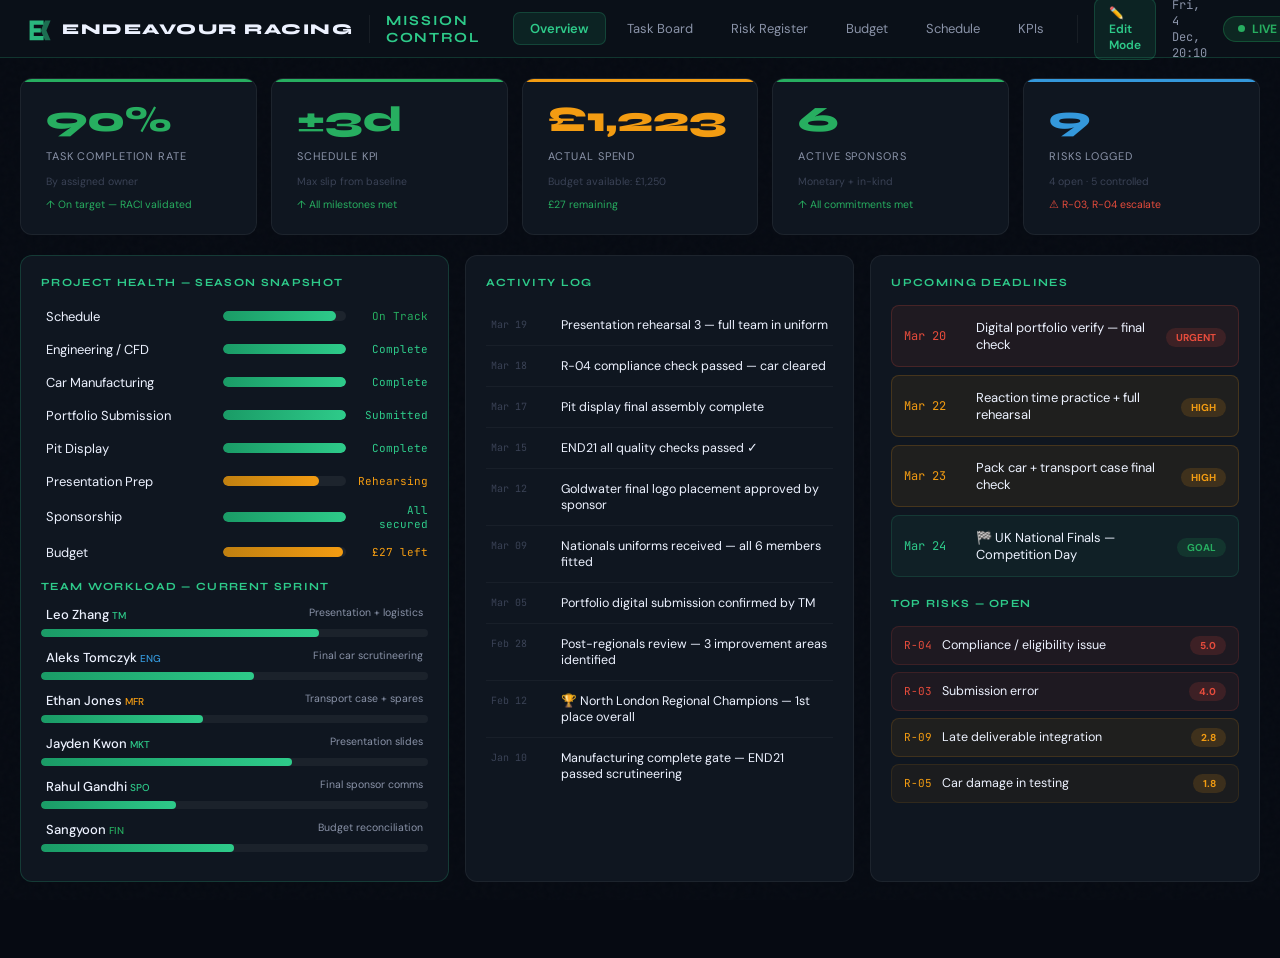
<file: index.html>
<!DOCTYPE html>
<html lang="en">
<head>
<meta charset="UTF-8">
<meta name="viewport" content="width=device-width, initial-scale=1.0">
<meta name="description" content="Mission Control dashboard for Endeavour Racing — project management, task board, risk register, budget, and KPI tracking.">
<title>Mission Control — Endeavour Racing</title>
<link href="https://fonts.googleapis.com/css2?family=Syne:wght@400;600;700;800&family=JetBrains+Mono:wght@400;500;600&family=DM+Sans:wght@300;400;500&display=swap" rel="stylesheet">
<style>
  :root {
    --bg:#060a12;--bg2:#0a1018;--bg3:#0f1620;--bg4:#131e2a;
    --teal:#2ecb8a;--teal2:#1a9b66;--teal3:#0d6644;
    --dim:rgba(46,203,138,0.1);--glow:rgba(46,203,138,0.22);
    --border:rgba(46,203,138,0.2);--b2:rgba(255,255,255,0.06);
    --white:#edf2ff;--grey:#8a93a8;--grey2:#3a4255;
    --red:#e74c3c;--yellow:#f39c12;--green:#27ae60;--blue:#3498db;
    --mono:'JetBrains Mono',monospace;
    --edit-bg:rgba(46,203,138,0.06);
    --edit-border:rgba(46,203,138,0.25);
  }
  *{margin:0;padding:0;box-sizing:border-box}
  body{background:var(--bg);font-family:'DM Sans',sans-serif;color:var(--white);min-height:100vh;overflow-x:hidden}

  /* ── NOISE ── */
  body::before{content:'';position:fixed;inset:0;background:url("data:image/svg+xml,%3Csvg viewBox='0 0 200 200' xmlns='http://www.w3.org/2000/svg'%3E%3Cfilter id='n'%3E%3CfeTurbulence type='fractalNoise' baseFrequency='0.8' numOctaves='4'/%3E%3C/filter%3E%3Crect width='100%25' height='100%25' filter='url(%23n)' opacity='0.018'/%3E%3C/svg%3E");pointer-events:none;z-index:0}

  /* ── TOP BAR ── */
  .topbar{position:fixed;top:0;left:0;right:0;z-index:200;height:58px;background:var(--bg2);border-bottom:1px solid var(--border);display:flex;align-items:center;padding:0 24px;gap:16px}
  .logo{display:flex;align-items:center;gap:10px;font-family:'Syne',sans-serif;font-weight:800;font-size:15px;letter-spacing:.1em;color:var(--white);text-transform:uppercase;flex-shrink:0}
  .logo svg{width:28px;height:28px}
  .divider{width:1px;height:28px;background:var(--b2);flex-shrink:0}
  .mc-title{font-family:'Syne',sans-serif;font-size:14px;font-weight:700;color:var(--teal);letter-spacing:.12em;text-transform:uppercase}
  .spacer{flex:1}
  .live-badge{display:flex;align-items:center;gap:7px;background:rgba(39,174,96,0.15);border:1px solid rgba(39,174,96,0.3);border-radius:20px;padding:4px 14px;font-size:12px;font-weight:700;color:#27ae60}
  .live-dot{width:7px;height:7px;border-radius:50%;background:#27ae60;animation:pulse 1.4s infinite}
  @keyframes pulse{0%,100%{opacity:1;transform:scale(1)}50%{opacity:.5;transform:scale(1.3)}}
  .edit-toggle{display:flex;align-items:center;gap:8px;background:rgba(46,203,138,0.1);border:1px solid var(--border);border-radius:8px;padding:6px 14px;cursor:pointer;font-size:12px;font-weight:600;color:var(--teal);transition:all .2s}
  .edit-toggle:hover{background:rgba(46,203,138,0.2)}
  .edit-toggle.active{background:rgba(46,203,138,0.25);border-color:var(--teal)}
  .clock{font-family:var(--mono);font-size:12px;color:var(--grey)}

  /* tab nav */
  .tabs{display:flex;gap:4px}
  .tab{padding:7px 16px;border-radius:7px;border:1px solid transparent;background:none;color:var(--grey);font-family:'DM Sans',sans-serif;font-size:13px;cursor:pointer;transition:all .18s;white-space:nowrap}
  .tab.active{background:var(--dim);border-color:var(--border);color:var(--teal);font-weight:600}
  .tab:hover:not(.active){color:var(--white)}

  /* ── MAIN ── */
  .main{margin-top:58px;padding:20px;min-height:calc(100vh - 58px);position:relative;z-index:1}
  .panel{display:none}
  .panel.active{display:block}

  /* ── CARD ── */
  .card{background:var(--bg3);border:1px solid var(--b2);border-radius:12px;padding:20px}
  .card.hl{border-color:var(--border)}
  .card-title{font-family:'Syne',sans-serif;font-size:11px;font-weight:700;letter-spacing:.12em;text-transform:uppercase;color:var(--teal);margin-bottom:16px}

  /* ── EDITABLE FIELDS ── */
  .editable{outline:none;transition:background .15s,border-color .15s;border-radius:4px;padding:2px 4px;border:1px solid transparent}
  body.edit-mode .editable{background:var(--edit-bg);border-color:var(--edit-border);cursor:text}
  body.edit-mode .editable:focus{background:rgba(46,203,138,0.12);border-color:var(--teal);box-shadow:0 0 0 2px rgba(46,203,138,0.15)}
  .editable:empty:before{content:attr(data-placeholder);opacity:.35;pointer-events:none}

  /* ── KPI CARDS ── */
  .kpi-strip{display:grid;grid-template-columns:repeat(5,1fr);gap:14px;margin-bottom:20px}
  .kpi{background:var(--bg3);border:1px solid var(--b2);border-radius:12px;padding:20px;position:relative;overflow:hidden}
  .kpi::before{content:'';position:absolute;top:0;left:0;right:0;height:3px;background:var(--teal)}
  .kpi.warn::before{background:var(--yellow)}
  .kpi.alert::before{background:var(--red)}
  .kpi.ok::before{background:var(--green)}
  .kpi.blue::before{background:var(--blue)}
  .kpi-val{font-family:'Syne',sans-serif;font-size:clamp(28px,2.8vw,40px);font-weight:800;color:var(--teal);line-height:1}
  .kpi.warn .kpi-val{color:var(--yellow)}
  .kpi.alert .kpi-val{color:var(--red)}
  .kpi.ok .kpi-val{color:var(--green)}
  .kpi.blue .kpi-val{color:var(--blue)}
  .kpi-label{font-size:11px;color:var(--grey);text-transform:uppercase;letter-spacing:.08em;margin-top:5px}
  .kpi-sub{font-size:10.5px;color:var(--grey2);margin-top:6px}
  .kpi-trend{font-size:10.5px;margin-top:4px}
  .up{color:var(--green)}.down{color:var(--red)}

  /* ── OVERVIEW GRID ── */
  .ov-grid{display:grid;grid-template-columns:1.1fr 1fr 1fr;gap:16px}

  /* progress row */
  .prog-row{display:flex;align-items:center;gap:12px;margin-bottom:10px}
  .prog-label{font-size:13px;color:var(--white);width:170px;flex-shrink:0}
  .prog-track{flex:1;height:10px;background:rgba(255,255,255,0.06);border-radius:5px;overflow:hidden}
  .prog-fill{height:100%;border-radius:5px;background:linear-gradient(90deg,var(--teal2),var(--teal));transition:width .3s}
  .prog-fill.warn{background:linear-gradient(90deg,#c08010,var(--yellow))}
  .prog-fill.full{background:linear-gradient(90deg,var(--teal2),var(--teal))}
  .prog-val{font-family:var(--mono);font-size:11px;color:var(--teal);width:70px;text-align:right;flex-shrink:0}

  /* activity log */
  .log-entry{display:flex;gap:12px;padding:9px 0;border-bottom:1px solid rgba(255,255,255,0.04)}
  .log-entry:last-child{border-bottom:none}
  .log-date{font-family:var(--mono);font-size:10px;color:var(--grey2);width:58px;flex-shrink:0;margin-top:1px}
  .log-text{font-size:12.5px;color:var(--white)}

  /* workload */
  .wl-row{margin-bottom:9px}
  .wl-top{display:flex;justify-content:space-between;margin-bottom:3px}
  .wl-name{font-size:13px;color:var(--white);font-weight:500}
  .wl-task{font-size:10.5px;color:var(--grey)}
  .wl-bar{height:8px;background:rgba(255,255,255,0.05);border-radius:4px;overflow:hidden}
  .wl-fill{height:100%;border-radius:4px;background:linear-gradient(90deg,var(--teal2),var(--teal))}

  /* ── TASK BOARD ── */
  .task-board{display:grid;grid-template-columns:repeat(4,1fr);gap:14px}
  .col-head{display:flex;align-items:center;gap:9px;margin-bottom:12px}
  .col-dot{width:9px;height:9px;border-radius:50%;flex-shrink:0}
  .col-name{font-family:'Syne',sans-serif;font-size:11px;font-weight:700;letter-spacing:.1em;text-transform:uppercase;color:var(--grey)}
  .col-cnt{margin-left:auto;font-size:10px;color:var(--grey2);background:rgba(255,255,255,0.05);padding:2px 8px;border-radius:10px}
  .task-col{background:rgba(255,255,255,0.02);border-radius:10px;padding:14px}
  .task-card{background:var(--bg3);border:1px solid var(--b2);border-radius:8px;padding:12px 14px;margin-bottom:8px;transition:border-color .15s,transform .1s}
  .task-card:hover{border-color:var(--border);transform:translateY(-1px)}
  .task-card:last-child{margin-bottom:0}
  .task-title{font-size:13px;color:var(--white);font-weight:500;margin-bottom:7px;line-height:1.3}
  .task-meta{display:flex;align-items:center;gap:6px;flex-wrap:wrap}
  .t-tag{font-size:10px;padding:2px 8px;border-radius:20px;font-weight:600}
  .t-eng{background:rgba(52,152,219,0.15);color:#3498db}
  .t-ent{background:rgba(46,203,138,0.12);color:var(--teal)}
  .t-des{background:rgba(155,89,182,0.15);color:#9b59b6}
  .t-mfr{background:rgba(243,156,18,0.15);color:#f39c12}
  .t-pres{background:rgba(231,76,60,0.12);color:#e74c3c}
  .t-owner{font-size:10.5px;color:var(--teal)}
  .t-date{font-family:var(--mono);font-size:9.5px;color:var(--grey2)}
  .t-pri{width:7px;height:7px;border-radius:50%;margin-left:auto;flex-shrink:0}
  .p-h{background:var(--red)}.p-m{background:var(--yellow)}.p-l{background:var(--green)}

  /* add task btn */
  .add-task{display:none;width:100%;padding:9px;background:rgba(46,203,138,0.06);border:1px dashed rgba(46,203,138,0.3);border-radius:7px;color:rgba(46,203,138,0.6);font-size:12px;cursor:pointer;text-align:center;transition:all .15s;margin-top:6px}
  .add-task:hover{background:rgba(46,203,138,0.12);color:var(--teal)}
  body.edit-mode .add-task{display:block}
  body.edit-mode .task-card{cursor:pointer}
  body.edit-mode .task-card:hover::after{content:'✏️';position:absolute;top:8px;right:8px;font-size:11px}
  body.edit-mode .task-card{position:relative}

  /* ── RISK TABLE ── */
  .risk-tbl{width:100%;border-collapse:collapse;font-size:13px}
  .risk-tbl th{padding:10px 12px;text-align:left;font-family:'Syne',sans-serif;font-size:10px;letter-spacing:.1em;text-transform:uppercase;color:var(--grey);border-bottom:1px solid var(--border)}
  .risk-tbl td{padding:11px 12px;border-bottom:1px solid rgba(255,255,255,0.04);vertical-align:middle}
  .risk-tbl tr:last-child td{border-bottom:none}
  .risk-tbl tr:hover td{background:rgba(255,255,255,0.02)}
  .rpill{display:inline-flex;align-items:center;padding:3px 10px;border-radius:20px;font-size:11px;font-weight:700}
  .rh{background:rgba(231,76,60,0.15);color:var(--red)}
  .rm{background:rgba(243,156,18,0.15);color:var(--yellow)}
  .rl{background:rgba(39,174,96,0.15);color:var(--green)}
  .spill{font-size:10.5px;padding:3px 9px;border-radius:20px;font-weight:600}
  .sc{background:rgba(39,174,96,0.12);color:var(--green)}
  .sm{background:rgba(243,156,18,0.12);color:var(--yellow)}
  .so{background:rgba(231,76,60,0.12);color:var(--red)}
  .risk-tbl td.owner{font-size:12px;color:var(--white)}
  .risk-tbl td.desc{font-size:11.5px;color:var(--grey)}

  /* ── BUDGET ── */
  .budget-grid{display:grid;grid-template-columns:1fr 1fr;gap:16px}
  .bud-tbl{width:100%;border-collapse:collapse;font-size:13px}
  .bud-tbl th{padding:9px 10px;text-align:left;font-family:'Syne',sans-serif;font-size:10px;letter-spacing:.1em;text-transform:uppercase;color:var(--grey);border-bottom:1px solid var(--border)}
  .bud-tbl td{padding:10px 10px;border-bottom:1px solid rgba(255,255,255,0.04);color:var(--white)}
  .bud-tbl tr:last-child td{border-bottom:none}
  .bud-tbl tr:hover td{background:rgba(255,255,255,0.02)}
  .bud-tbl .mono{font-family:var(--mono);font-size:12px}
  .bar-t{height:9px;background:rgba(255,255,255,0.05);border-radius:4px;overflow:hidden;margin-top:5px}
  .bar-f{height:100%;border-radius:4px;background:linear-gradient(90deg,var(--teal2),var(--teal))}

  /* sponsor cards */
  .spon-grid{display:grid;grid-template-columns:1fr 1fr 1fr;gap:12px}
  .spon-card{background:rgba(255,255,255,0.04);border:1px solid var(--b2);border-radius:9px;padding:14px;display:flex;justify-content:space-between;align-items:flex-start}

  /* ── SCHEDULE ── */
  .sch-row{display:flex;align-items:center;gap:10px;margin-bottom:7px}
  .sch-label{font-size:12px;color:var(--grey);width:180px;flex-shrink:0;text-align:right}
  .sch-track{flex:1;height:16px;background:rgba(255,255,255,0.04);border-radius:5px;position:relative;overflow:visible}
  .sch-bar{height:100%;border-radius:5px;position:absolute;top:0;display:flex;align-items:center;padding:0 7px}
  .sch-bar-txt{font-size:9.5px;color:rgba(0,0,0,0.65);font-weight:700;white-space:nowrap;overflow:hidden}
  .sch-now{position:absolute;top:0;bottom:0;width:2px;background:rgba(231,76,60,0.8);z-index:10}
  .sch-now::before{content:'TODAY';position:absolute;top:-16px;left:3px;font-size:8px;color:var(--red);font-weight:700;font-family:var(--mono)}
  .ms-dot{position:absolute;top:50%;transform:translate(-50%,-50%);width:11px;height:11px;border-radius:50%;z-index:5;border:2px solid var(--bg)}
  .month-strip{display:flex;padding-left:190px;margin-bottom:6px;margin-top:2px}
  .m-lbl{flex:1;font-size:9.5px;color:var(--grey2);text-align:center}

  /* milestone row */
  .ms-strip{display:grid;grid-template-columns:repeat(5,1fr);gap:12px;margin-top:16px}
  .ms-card{text-align:center;padding:14px;background:var(--bg3);border:1px solid var(--b2);border-radius:10px;border-top:3px solid var(--teal)}
  .ms-card.done{border-top-color:var(--green)}
  .ms-card.now{border-top-color:var(--yellow);background:rgba(243,156,18,0.05)}
  .ms-label{font-size:9.5px;color:var(--teal);font-weight:700;letter-spacing:.1em;text-transform:uppercase}
  .ms-card.done .ms-label{color:var(--green)}
  .ms-card.now .ms-label{color:var(--yellow)}
  .ms-date{font-family:'Syne',sans-serif;font-size:18px;font-weight:800;color:var(--white);margin-top:4px}
  .ms-sub{font-size:10px;color:var(--grey);margin-top:3px}

  /* KPI detail */
  .kpi-det-grid{display:grid;grid-template-columns:1fr 1fr 1fr;gap:14px;margin-bottom:16px}
  .kpi-det{background:var(--bg3);border:1px solid var(--b2);border-radius:12px;padding:20px}

  /* SMART grid */
  .smart-grid{display:grid;grid-template-columns:repeat(5,1fr);gap:10px}
  .smart-card{text-align:center;padding:16px 10px;background:rgba(46,203,138,0.06);border-radius:9px;border:1px solid var(--border)}
  .smart-letter{font-family:'Syne',sans-serif;font-size:30px;font-weight:800;color:var(--teal)}

  /* scrollbar */
  ::-webkit-scrollbar{width:4px}
  ::-webkit-scrollbar-track{background:transparent}
  ::-webkit-scrollbar-thumb{background:var(--grey2);border-radius:2px}

  /* edit mode indicator */
  .edit-banner{display:none;position:fixed;bottom:0;left:0;right:0;z-index:300;background:rgba(46,203,138,0.18);border-top:1px solid var(--border);padding:10px 24px;font-size:12px;color:var(--teal);font-weight:600;text-align:center}
  body.edit-mode .edit-banner{display:block}

  /* modal */
  .modal-backdrop{display:none;position:fixed;inset:0;background:rgba(0,0,0,0.7);z-index:500;align-items:center;justify-content:center}
  .modal-backdrop.open{display:flex}
  .modal{background:var(--bg3);border:1px solid var(--border);border-radius:14px;padding:28px;width:500px;max-width:90vw}
  .modal h3{font-family:'Syne',sans-serif;font-size:18px;font-weight:800;margin-bottom:20px;color:var(--white)}
  .modal label{display:block;font-size:11px;color:var(--grey);text-transform:uppercase;letter-spacing:.1em;margin-bottom:5px;margin-top:14px}
  .modal input,.modal select,.modal textarea{width:100%;background:rgba(255,255,255,0.06);border:1px solid var(--b2);border-radius:7px;color:var(--white);padding:10px 12px;font-size:13px;font-family:'DM Sans',sans-serif;outline:none;transition:border-color .15s}
  .modal input:focus,.modal select:focus,.modal textarea:focus{border-color:var(--teal)}
  .modal select option{background:var(--bg3)}
  .modal-btns{display:flex;gap:10px;margin-top:22px;justify-content:flex-end}
  .btn{padding:9px 20px;border-radius:8px;font-size:13px;font-weight:600;cursor:pointer;border:none;transition:all .18s}
  .btn-teal{background:rgba(46,203,138,0.2);border:1px solid var(--border);color:var(--teal)}
  .btn-teal:hover{background:rgba(46,203,138,0.35)}
  .btn-grey{background:rgba(255,255,255,0.06);border:1px solid var(--b2);color:var(--grey)}
  .btn-grey:hover{color:var(--white)}
  .btn-red{background:rgba(231,76,60,0.12);border:1px solid rgba(231,76,60,0.25);color:var(--red)}
  .btn-red:hover{background:rgba(231,76,60,0.25)}

  @keyframes fadeIn{from{opacity:0;transform:translateY(8px)}to{opacity:1;transform:translateY(0)}}
  .panel.active{animation:fadeIn .22s ease}
</style>
</head>
<body>

<!-- ── TOP BAR ── -->
<div class="topbar">
  <div class="logo">
    <svg viewBox="0 0 40 40" fill="none"><path d="M8 8 L28 8 L28 14 L14 14 L14 19 L24 19 L24 25 L14 25 L14 30 L28 30 L28 36 L8 36 Z" fill="#2ecb8a" opacity=".9"/><path d="M30 8 L38 8 L32 22 L38 36 L30 36 L24 22 Z" fill="#2ecb8a" opacity=".5"/></svg>
    Endeavour Racing
  </div>
  <div class="divider"></div>
  <div class="mc-title">Mission Control</div>
  <div class="spacer"></div>
  <div class="tabs">
    <button class="tab active" onclick="showPanel('overview',this)">Overview</button>
    <button class="tab" onclick="showPanel('tasks',this)">Task Board</button>
    <button class="tab" onclick="showPanel('risks',this)">Risk Register</button>
    <button class="tab" onclick="showPanel('budget',this)">Budget</button>
    <button class="tab" onclick="showPanel('schedule',this)">Schedule</button>
    <button class="tab" onclick="showPanel('kpis',this)">KPIs</button>
  </div>
  <div class="divider"></div>
  <div class="edit-toggle" id="editToggle" onclick="toggleEdit()">✏️ Edit Mode</div>
  <div class="clock" id="clock">—</div>
  <div class="live-badge"><div class="live-dot"></div> LIVE</div>
</div>

<!-- ── MAIN ── -->
<div class="main">

<!-- ═══ OVERVIEW ═══ -->
<div class="panel active" id="panel-overview">

  <!-- KPI strip -->
  <div class="kpi-strip">
    <div class="kpi ok">
      <div class="kpi-val editable" contenteditable="false" data-placeholder="90%">90%</div>
      <div class="kpi-label editable" contenteditable="false" data-placeholder="KPI name">Task Completion Rate</div>
      <div class="kpi-sub editable" contenteditable="false" data-placeholder="sub-detail">By assigned owner</div>
      <div class="kpi-trend up editable" contenteditable="false">↑ On target — RACI validated</div>
    </div>
    <div class="kpi ok">
      <div class="kpi-val editable" contenteditable="false" data-placeholder="±3d">±3d</div>
      <div class="kpi-label editable" contenteditable="false">Schedule KPI</div>
      <div class="kpi-sub editable" contenteditable="false">Max slip from baseline</div>
      <div class="kpi-trend up editable" contenteditable="false">↑ All milestones met</div>
    </div>
    <div class="kpi warn">
      <div class="kpi-val editable" contenteditable="false">£1,223</div>
      <div class="kpi-label editable" contenteditable="false">Actual Spend</div>
      <div class="kpi-sub editable" contenteditable="false">Budget available: £1,250</div>
      <div class="kpi-trend up editable" contenteditable="false">£27 remaining</div>
    </div>
    <div class="kpi ok">
      <div class="kpi-val editable" contenteditable="false">6</div>
      <div class="kpi-label editable" contenteditable="false">Active Sponsors</div>
      <div class="kpi-sub editable" contenteditable="false">Monetary + in-kind</div>
      <div class="kpi-trend up editable" contenteditable="false">↑ All commitments met</div>
    </div>
    <div class="kpi blue">
      <div class="kpi-val editable" contenteditable="false">9</div>
      <div class="kpi-label editable" contenteditable="false">Risks Logged</div>
      <div class="kpi-sub editable" contenteditable="false">4 open · 5 controlled</div>
      <div class="kpi-trend down editable" contenteditable="false">⚠ R-03, R-04 escalate</div>
    </div>
  </div>

  <div class="ov-grid">

    <!-- Project health -->
    <div class="card hl">
      <div class="card-title">Project Health — Season Snapshot</div>
      <div class="prog-row"><div class="prog-label editable" contenteditable="false">Schedule</div><div class="prog-track"><div class="prog-fill" style="width:92%"></div></div><div class="prog-val" style="color:var(--green)">On Track</div></div>
      <div class="prog-row"><div class="prog-label editable" contenteditable="false">Engineering / CFD</div><div class="prog-track"><div class="prog-fill" style="width:100%"></div></div><div class="prog-val">Complete</div></div>
      <div class="prog-row"><div class="prog-label editable" contenteditable="false">Car Manufacturing</div><div class="prog-track"><div class="prog-fill" style="width:100%"></div></div><div class="prog-val">Complete</div></div>
      <div class="prog-row"><div class="prog-label editable" contenteditable="false">Portfolio Submission</div><div class="prog-track"><div class="prog-fill" style="width:100%"></div></div><div class="prog-val">Submitted</div></div>
      <div class="prog-row"><div class="prog-label editable" contenteditable="false">Pit Display</div><div class="prog-track"><div class="prog-fill" style="width:100%"></div></div><div class="prog-val">Complete</div></div>
      <div class="prog-row"><div class="prog-label editable" contenteditable="false">Presentation Prep</div><div class="prog-track"><div class="prog-fill warn" style="width:78%"></div></div><div class="prog-val" style="color:var(--yellow)">Rehearsing</div></div>
      <div class="prog-row"><div class="prog-label editable" contenteditable="false">Sponsorship</div><div class="prog-track"><div class="prog-fill" style="width:100%"></div></div><div class="prog-val">All secured</div></div>
      <div class="prog-row"><div class="prog-label editable" contenteditable="false">Budget</div><div class="prog-track"><div class="prog-fill warn" style="width:97.8%"></div></div><div class="prog-val" style="color:var(--yellow)">£27 left</div></div>
      <div style="margin-top:16px">
        <div class="card-title" style="margin-bottom:10px">Team Workload — Current Sprint</div>
        <div class="wl-row"><div class="wl-top"><span class="wl-name editable" contenteditable="false">Leo Zhang <span style="font-size:10px;color:var(--teal)">TM</span></span><span class="wl-task editable" contenteditable="false">Presentation + logistics</span></div><div class="wl-bar"><div class="wl-fill" style="width:72%"></div></div></div>
        <div class="wl-row"><div class="wl-top"><span class="wl-name editable" contenteditable="false">Aleks Tomczyk <span style="font-size:10px;color:var(--blue)">ENG</span></span><span class="wl-task editable" contenteditable="false">Final car scrutineering</span></div><div class="wl-bar"><div class="wl-fill" style="width:55%"></div></div></div>
        <div class="wl-row"><div class="wl-top"><span class="wl-name editable" contenteditable="false">Ethan Jones <span style="font-size:10px;color:var(--yellow)">MFR</span></span><span class="wl-task editable" contenteditable="false">Transport case + spares</span></div><div class="wl-bar"><div class="wl-fill" style="width:42%"></div></div></div>
        <div class="wl-row"><div class="wl-top"><span class="wl-name editable" contenteditable="false">Jayden Kwon <span style="font-size:10px;color:var(--teal)">MKT</span></span><span class="wl-task editable" contenteditable="false">Presentation slides</span></div><div class="wl-bar"><div class="wl-fill" style="width:65%"></div></div></div>
        <div class="wl-row"><div class="wl-top"><span class="wl-name editable" contenteditable="false">Rahul Gandhi <span style="font-size:10px;color:var(--teal)">SPO</span></span><span class="wl-task editable" contenteditable="false">Final sponsor comms</span></div><div class="wl-bar"><div class="wl-fill" style="width:35%"></div></div></div>
        <div class="wl-row"><div class="wl-top"><span class="wl-name editable" contenteditable="false">Sangyoon <span style="font-size:10px;color:var(--green)">FIN</span></span><span class="wl-task editable" contenteditable="false">Budget reconciliation</span></div><div class="wl-bar"><div class="wl-fill" style="width:50%"></div></div></div>
      </div>
    </div>

    <!-- Activity Log -->
    <div class="card">
      <div style="display:flex;align-items:center;justify-content:space-between;margin-bottom:16px">
        <div class="card-title" style="margin-bottom:0">Activity Log</div>
        <button class="btn btn-teal" onclick="addLogEntry()" id="addLogBtn" style="display:none;padding:5px 12px;font-size:11px">+ Add Entry</button>
      </div>
      <div id="logEntries">
        <div class="log-entry"><div class="log-date editable" contenteditable="false">Mar 19</div><div class="log-text editable" contenteditable="false">Presentation rehearsal 3 — full team in uniform</div></div>
        <div class="log-entry"><div class="log-date editable" contenteditable="false">Mar 18</div><div class="log-text editable" contenteditable="false">R-04 compliance check passed — car cleared</div></div>
        <div class="log-entry"><div class="log-date editable" contenteditable="false">Mar 17</div><div class="log-text editable" contenteditable="false">Pit display final assembly complete</div></div>
        <div class="log-entry"><div class="log-date editable" contenteditable="false">Mar 15</div><div class="log-text editable" contenteditable="false">END21 all quality checks passed ✓</div></div>
        <div class="log-entry"><div class="log-date editable" contenteditable="false">Mar 12</div><div class="log-text editable" contenteditable="false">Goldwater final logo placement approved by sponsor</div></div>
        <div class="log-entry"><div class="log-date editable" contenteditable="false">Mar 09</div><div class="log-text editable" contenteditable="false">Nationals uniforms received — all 6 members fitted</div></div>
        <div class="log-entry"><div class="log-date editable" contenteditable="false">Mar 05</div><div class="log-text editable" contenteditable="false">Portfolio digital submission confirmed by TM</div></div>
        <div class="log-entry"><div class="log-date editable" contenteditable="false">Feb 28</div><div class="log-text editable" contenteditable="false">Post-regionals review — 3 improvement areas identified</div></div>
        <div class="log-entry"><div class="log-date editable" contenteditable="false">Feb 12</div><div class="log-text editable" contenteditable="false">🏆 North London Regional Champions — 1st place overall</div></div>
        <div class="log-entry"><div class="log-date editable" contenteditable="false">Jan 10</div><div class="log-text editable" contenteditable="false">Manufacturing complete gate — END21 passed scrutineering</div></div>
      </div>
    </div>

    <!-- Upcoming + Recent risks -->
    <div class="card">
      <div class="card-title">Upcoming Deadlines</div>
      <div style="display:flex;flex-direction:column;gap:8px;margin-bottom:20px" id="deadlines">
        <div style="display:flex;align-items:center;gap:12px;padding:10px 12px;background:rgba(231,76,60,0.08);border:1px solid rgba(231,76,60,0.2);border-radius:8px">
          <div style="font-family:var(--mono);font-size:12px;color:var(--red);width:55px;flex-shrink:0">Mar 20</div>
          <div class="editable" contenteditable="false" style="font-size:13px;color:var(--white)">Digital portfolio verify — final check</div>
          <div style="margin-left:auto;flex-shrink:0"><span class="rpill rh" style="font-size:10px">URGENT</span></div>
        </div>
        <div style="display:flex;align-items:center;gap:12px;padding:10px 12px;background:rgba(243,156,18,0.07);border:1px solid rgba(243,156,18,0.18);border-radius:8px">
          <div style="font-family:var(--mono);font-size:12px;color:var(--yellow);width:55px;flex-shrink:0">Mar 22</div>
          <div class="editable" contenteditable="false" style="font-size:13px;color:var(--white)">Reaction time practice + full rehearsal</div>
          <div style="margin-left:auto;flex-shrink:0"><span class="rpill rm" style="font-size:10px">HIGH</span></div>
        </div>
        <div style="display:flex;align-items:center;gap:12px;padding:10px 12px;background:rgba(243,156,18,0.07);border:1px solid rgba(243,156,18,0.18);border-radius:8px">
          <div style="font-family:var(--mono);font-size:12px;color:var(--yellow);width:55px;flex-shrink:0">Mar 23</div>
          <div class="editable" contenteditable="false" style="font-size:13px;color:var(--white)">Pack car + transport case final check</div>
          <div style="margin-left:auto;flex-shrink:0"><span class="rpill rm" style="font-size:10px">HIGH</span></div>
        </div>
        <div style="display:flex;align-items:center;gap:12px;padding:10px 12px;background:rgba(46,203,138,0.06);border:1px solid rgba(46,203,138,0.15);border-radius:8px">
          <div style="font-family:var(--mono);font-size:12px;color:var(--teal);width:55px;flex-shrink:0">Mar 24</div>
          <div class="editable" contenteditable="false" style="font-size:13px;color:var(--white)">🏁 UK National Finals — Competition Day</div>
          <div style="margin-left:auto;flex-shrink:0"><span class="rpill rl" style="font-size:10px">GOAL</span></div>
        </div>
      </div>
      <div class="card-title">Top Risks — Open</div>
      <div style="display:flex;flex-direction:column;gap:7px">
        <div style="display:flex;align-items:center;gap:10px;padding:9px 12px;background:rgba(231,76,60,0.07);border:1px solid rgba(231,76,60,0.15);border-radius:8px"><span style="font-family:var(--mono);font-size:11px;color:var(--red)">R-04</span><span style="font-size:12.5px;color:var(--white)">Compliance / eligibility issue</span><span class="rpill rh" style="margin-left:auto;font-size:10px">5.0</span></div>
        <div style="display:flex;align-items:center;gap:10px;padding:9px 12px;background:rgba(231,76,60,0.07);border:1px solid rgba(231,76,60,0.15);border-radius:8px"><span style="font-family:var(--mono);font-size:11px;color:var(--red)">R-03</span><span style="font-size:12.5px;color:var(--white)">Submission error</span><span class="rpill rh" style="margin-left:auto;font-size:10px">4.0</span></div>
        <div style="display:flex;align-items:center;gap:10px;padding:9px 12px;background:rgba(243,156,18,0.07);border:1px solid rgba(243,156,18,0.15);border-radius:8px"><span style="font-family:var(--mono);font-size:11px;color:var(--yellow)">R-09</span><span style="font-size:12.5px;color:var(--white)">Late deliverable integration</span><span class="rpill rm" style="margin-left:auto;font-size:10px">2.8</span></div>
        <div style="display:flex;align-items:center;gap:10px;padding:9px 12px;background:rgba(243,156,18,0.05);border:1px solid rgba(243,156,18,0.1);border-radius:8px"><span style="font-family:var(--mono);font-size:11px;color:var(--yellow)">R-05</span><span style="font-size:12.5px;color:var(--white)">Car damage in testing</span><span class="rpill rm" style="margin-left:auto;font-size:10px">1.8</span></div>
      </div>
    </div>
  </div>
</div>

<!-- ═══ TASK BOARD ═══ -->
<div class="panel" id="panel-tasks">
  <div style="display:flex;align-items:center;justify-content:space-between;margin-bottom:16px">
    <div style="font-family:'Syne',sans-serif;font-size:18px;font-weight:800;color:var(--white)">Task Board — Nationals Sprint</div>
    <button class="btn btn-teal" onclick="openTaskModal()" id="addTaskBtn" style="display:none">+ Add Task</button>
  </div>
  <div class="task-board" id="taskBoard">
    <div class="task-col" id="col-open">
      <div class="col-head"><div class="col-dot" style="background:var(--grey2)"></div><div class="col-name">Open</div><div class="col-cnt" id="cnt-open">3</div></div>
      <div class="task-card" onclick="editTask(this)"><div class="task-title editable" contenteditable="false">Reaction time practice session</div><div class="task-meta"><span class="t-tag t-eng">Racing</span><span class="t-owner editable" contenteditable="false">All</span><span class="t-date editable" contenteditable="false">Mar 22</span><div class="t-pri p-h"></div></div></div>
      <div class="task-card" onclick="editTask(this)"><div class="task-title editable" contenteditable="false">Uniform ironing + pack for nationals</div><div class="task-meta"><span class="t-tag t-ent">Enterprise</span><span class="t-owner editable" contenteditable="false">Leo</span><span class="t-date editable" contenteditable="false">Mar 23</span><div class="t-pri p-m"></div></div></div>
      <div class="task-card" onclick="editTask(this)"><div class="task-title editable" contenteditable="false">Judges Q&A preparation — all sections</div><div class="task-meta"><span class="t-tag t-pres">Presentation</span><span class="t-owner editable" contenteditable="false">All</span><span class="t-date editable" contenteditable="false">Mar 23</span><div class="t-pri p-h"></div></div></div>
      <button class="add-task" onclick="addTask('open')">+ Add task</button>
    </div>
    <div class="task-col" id="col-progress">
      <div class="col-head"><div class="col-dot" style="background:var(--yellow)"></div><div class="col-name">In Progress</div><div class="col-cnt" id="cnt-progress">5</div></div>
      <div class="task-card" onclick="editTask(this)" style="border-color:rgba(243,156,18,0.25)"><div class="task-title editable" contenteditable="false">Presentation full-team rehearsal × 3</div><div class="task-meta"><span class="t-tag t-pres">Presentation</span><span class="t-owner editable" contenteditable="false">All</span><span class="t-date editable" contenteditable="false">Mar 22</span><div class="t-pri p-h"></div></div></div>
      <div class="task-card" onclick="editTask(this)" style="border-color:rgba(243,156,18,0.25)"><div class="task-title editable" contenteditable="false">Car transport case prep + foam insert</div><div class="task-meta"><span class="t-tag t-mfr">Manufacturing</span><span class="t-owner editable" contenteditable="false">Ethan</span><span class="t-date editable" contenteditable="false">Mar 22</span><div class="t-pri p-h"></div></div></div>
      <div class="task-card" onclick="editTask(this)" style="border-color:rgba(243,156,18,0.25)"><div class="task-title editable" contenteditable="false">Pit display final assembly + photos</div><div class="task-meta"><span class="t-tag t-des">Design</span><span class="t-owner editable" contenteditable="false">Jayden</span><span class="t-date editable" contenteditable="false">Mar 21</span><div class="t-pri p-m"></div></div></div>
      <div class="task-card" onclick="editTask(this)" style="border-color:rgba(243,156,18,0.25)"><div class="task-title editable" contenteditable="false">Final sponsor assets signed off</div><div class="task-meta"><span class="t-tag t-ent">Enterprise</span><span class="t-owner editable" contenteditable="false">Rahul</span><span class="t-date editable" contenteditable="false">Mar 20</span><div class="t-pri p-l"></div></div></div>
      <div class="task-card" onclick="editTask(this)" style="border-color:rgba(243,156,18,0.25)"><div class="task-title editable" contenteditable="false">Budget final reconciliation</div><div class="task-meta"><span class="t-tag t-ent">Finance</span><span class="t-owner editable" contenteditable="false">Sangyoon</span><span class="t-date editable" contenteditable="false">Mar 20</span><div class="t-pri p-l"></div></div></div>
      <button class="add-task" onclick="addTask('progress')">+ Add task</button>
    </div>
    <div class="task-col" id="col-review">
      <div class="col-head"><div class="col-dot" style="background:var(--blue)"></div><div class="col-name">Review</div><div class="col-cnt" id="cnt-review">2</div></div>
      <div class="task-card" onclick="editTask(this)" style="border-color:rgba(52,152,219,0.25)"><div class="task-title editable" contenteditable="false">END21 scrutineering checklist — all dimensions</div><div class="task-meta"><span class="t-tag t-eng">Engineering</span><span class="t-owner editable" contenteditable="false">Aleks</span><span class="t-date editable" contenteditable="false">Mar 20</span><div class="t-pri p-h"></div></div></div>
      <div class="task-card" onclick="editTask(this)" style="border-color:rgba(52,152,219,0.25)"><div class="task-title editable" contenteditable="false">Digital portfolio submission verify</div><div class="task-meta"><span class="t-tag t-ent">Enterprise</span><span class="t-owner editable" contenteditable="false">Leo</span><span class="t-date editable" contenteditable="false">Mar 19</span><div class="t-pri p-h"></div></div></div>
      <button class="add-task" onclick="addTask('review')">+ Add task</button>
    </div>
    <div class="task-col" id="col-done">
      <div class="col-head"><div class="col-dot" style="background:var(--green)"></div><div class="col-name">Done</div><div class="col-cnt" id="cnt-done">14</div></div>
      <div class="task-card" onclick="editTask(this)" style="opacity:.6"><div class="task-title editable" contenteditable="false">Portfolio print + bind — both copies</div><div class="task-meta"><span class="t-tag t-ent">Enterprise</span><span class="t-owner editable" contenteditable="false">Leo</span></div></div>
      <div class="task-card" onclick="editTask(this)" style="opacity:.6"><div class="task-title editable" contenteditable="false">END21 CNC car body complete</div><div class="task-meta"><span class="t-tag t-mfr">MFR</span><span class="t-owner editable" contenteditable="false">Ethan</span></div></div>
      <div class="task-card" onclick="editTask(this)" style="opacity:.6"><div class="task-title editable" contenteditable="false">CFD END21 analysis — 21 iterations</div><div class="task-meta"><span class="t-tag t-eng">Eng</span><span class="t-owner editable" contenteditable="false">Aleks</span></div></div>
      <div class="task-card" onclick="editTask(this)" style="opacity:.6"><div class="task-title editable" contenteditable="false">Goldwater logo placement approved</div><div class="task-meta"><span class="t-tag t-ent">Sponsor</span><span class="t-owner editable" contenteditable="false">Rahul</span></div></div>
      <div class="task-card" onclick="editTask(this)" style="opacity:.6"><div class="task-title editable" contenteditable="false">Nylon-12 SLS wings received + fitted</div><div class="task-meta"><span class="t-tag t-mfr">MFR</span><span class="t-owner editable" contenteditable="false">Ethan</span></div></div>
      <div class="task-card" onclick="editTask(this)" style="opacity:.6"><div class="task-title editable" contenteditable="false">Regional competition — 1st place 🏆</div><div class="task-meta"><span class="t-tag t-eng">Racing</span><span class="t-owner editable" contenteditable="false">All</span></div></div>
      <div class="task-card" onclick="editTask(this)" style="opacity:.6"><div class="task-title editable" contenteditable="false">3DPrintUK wings ordered + delivered</div><div class="task-meta"><span class="t-tag t-mfr">MFR</span><span class="t-owner editable" contenteditable="false">Ethan</span></div></div>
      <button class="add-task" onclick="addTask('done')">+ Add task</button>
    </div>
  </div>
</div>

<!-- ═══ RISK REGISTER ═══ -->
<div class="panel" id="panel-risks">
  <div style="display:flex;align-items:center;justify-content:space-between;margin-bottom:16px">
    <div style="font-family:'Syne',sans-serif;font-size:18px;font-weight:800;color:var(--white)">Risk Register — Live Control System</div>
    <div style="display:flex;gap:8px;align-items:center">
      <span style="font-size:12px;color:var(--grey)">Escalate threshold: ≥3.1 · Updated weekly + at gates</span>
      <button class="btn btn-teal" onclick="openRiskModal()" id="addRiskBtn" style="display:none">+ Add Risk</button>
    </div>
  </div>
  <div class="card" style="padding:0;overflow:hidden">
    <table class="risk-tbl">
      <thead><tr><th style="width:60px">ID</th><th style="width:220px">Risk</th><th style="width:90px">Threat</th><th style="width:100px">Priority</th><th>Trigger</th><th>Control Action</th><th style="width:130px">Owner</th><th style="width:110px">Status</th></tr></thead>
      <tbody id="riskTable">
        <tr><td style="font-family:var(--mono);color:var(--teal);font-size:12px" class="editable" contenteditable="false">R-01</td><td class="editable" contenteditable="false" style="font-weight:500">Manufacturing delay</td><td><span class="rpill rh">3.2 HIGH</span></td><td style="color:var(--red);font-size:12px;font-weight:700">ESCALATE</td><td class="desc editable" contenteditable="false">No supplier confirm by agreed date</td><td class="desc editable" contenteditable="false">Switch backup supplier; simplify part if needed</td><td class="owner editable" contenteditable="false">Head of Eng</td><td><span class="spill sc">Controlled</span></td></tr>
        <tr><td style="font-family:var(--mono);color:var(--teal);font-size:12px" class="editable" contenteditable="false">R-02</td><td class="editable" contenteditable="false" style="font-weight:500">Manufacturing tolerance error</td><td><span class="rpill rm">3.0 MED</span></td><td style="color:var(--yellow);font-size:12px;font-weight:700">MITIGATE</td><td class="desc editable" contenteditable="false">Part fails inspection check</td><td class="desc editable" contenteditable="false">Reprint/remachine with verified settings; tighten checks</td><td class="owner editable" contenteditable="false">Head of Eng</td><td><span class="spill sm">Monitored</span></td></tr>
        <tr><td style="font-family:var(--mono);color:var(--teal);font-size:12px" class="editable" contenteditable="false">R-03</td><td class="editable" contenteditable="false" style="font-weight:500">Submission error</td><td><span class="rpill rh">4.0 HIGH</span></td><td style="color:var(--red);font-size:12px;font-weight:700">ESCALATE</td><td class="desc editable" contenteditable="false">File rejected or missing requirement</td><td class="desc editable" contenteditable="false">Correct and resubmit same day via checklist</td><td class="owner editable" contenteditable="false">Team Manager</td><td><span class="spill sm">Monitored</span></td></tr>
        <tr><td style="font-family:var(--mono);color:var(--teal);font-size:12px" class="editable" contenteditable="false">R-04</td><td class="editable" contenteditable="false" style="font-weight:500">Compliance / eligibility issue</td><td><span class="rpill rh">5.0 HIGH</span></td><td style="color:var(--red);font-size:12px;font-weight:700">ESCALATE</td><td class="desc editable" contenteditable="false">Rule ambiguity or non-compliant feature flagged</td><td class="desc editable" contenteditable="false">Freeze change; verify against regs; compliant alternative</td><td class="owner editable" contenteditable="false">Team Manager</td><td><span class="spill so">Open</span></td></tr>
        <tr><td style="font-family:var(--mono);color:var(--teal);font-size:12px" class="editable" contenteditable="false">R-05</td><td class="editable" contenteditable="false" style="font-weight:500">Car damage in testing</td><td><span class="rpill rm">1.8 MED</span></td><td style="color:var(--yellow);font-size:12px;font-weight:600">MITIGATE</td><td class="desc editable" contenteditable="false">Structural crack or repeated run failures</td><td class="desc editable" contenteditable="false">Spare parts ready; reinforce weak point; limit high-risk tests</td><td class="owner editable" contenteditable="false">Head of Mfr</td><td><span class="spill so">Open</span></td></tr>
        <tr><td style="font-family:var(--mono);color:var(--teal);font-size:12px" class="editable" contenteditable="false">R-06</td><td class="editable" contenteditable="false" style="font-weight:500">Car damage in transit</td><td><span class="rpill rm">2.4 MED</span></td><td style="color:var(--grey);font-size:12px;font-weight:600">MITIGATE</td><td class="desc editable" contenteditable="false">Packaging check fails / transit warning</td><td class="desc editable" contenteditable="false">Hard case with foam; carry critical parts separately</td><td class="owner editable" contenteditable="false">Head of Mfr</td><td><span class="spill sc">Controlled</span></td></tr>
        <tr><td style="font-family:var(--mono);color:var(--teal);font-size:12px" class="editable" contenteditable="false">R-07</td><td class="editable" contenteditable="false" style="font-weight:500">Sponsor cash delay</td><td><span class="rpill rm">2.0 MED</span></td><td style="color:var(--grey);font-size:12px;font-weight:600">MITIGATE</td><td class="desc editable" contenteditable="false">Funds not received by planned spend date</td><td class="desc editable" contenteditable="false">Rephase spend; prioritise essentials; activate in-kind options</td><td class="owner editable" contenteditable="false">Head of Spo</td><td><span class="spill sc">Controlled</span></td></tr>
        <tr><td style="font-family:var(--mono);color:var(--teal);font-size:12px" class="editable" contenteditable="false">R-08</td><td class="editable" contenteditable="false" style="font-weight:500">Key member unavailability</td><td><span class="rpill rm">1.6 MED</span></td><td style="color:var(--yellow);font-size:12px;font-weight:600">MITIGATE</td><td class="desc editable" contenteditable="false">Missed handover / absence during critical week</td><td class="desc editable" contenteditable="false">Task reallocation; backup owner assigned in advance</td><td class="owner editable" contenteditable="false">Team Manager</td><td><span class="spill sm">Monitored</span></td></tr>
        <tr><td style="font-family:var(--mono);color:var(--teal);font-size:12px" class="editable" contenteditable="false">R-09</td><td class="editable" contenteditable="false" style="font-weight:500">Late deliverable integration</td><td><span class="rpill rm">2.8 MED</span></td><td style="color:var(--grey);font-size:12px;font-weight:600">MITIGATE</td><td class="desc editable" contenteditable="false">Milestone missed at weekly review</td><td class="desc editable" contenteditable="false">Re-plan sprint; reduce scope; assign extra support resource</td><td class="owner editable" contenteditable="false">Head of Fin</td><td><span class="spill so">Open</span></td></tr>
      </tbody>
    </table>
  </div>
  <div style="display:grid;grid-template-columns:repeat(3,1fr);gap:12px;margin-top:16px">
    <div style="background:rgba(231,76,60,0.08);border:1px solid rgba(231,76,60,0.2);border-radius:10px;padding:16px"><div style="font-family:'Syne',sans-serif;font-size:11px;font-weight:700;color:var(--red);letter-spacing:.1em;text-transform:uppercase;margin-bottom:6px">HIGH ≥3.1 — Escalate</div><div style="font-size:12.5px;color:var(--grey)">Immediate control action. Owner + deadline set. Progress tracked closely. Current: R-01, R-03, R-04</div></div>
    <div style="background:rgba(243,156,18,0.07);border:1px solid rgba(243,156,18,0.18);border-radius:10px;padding:16px"><div style="font-family:'Syne',sans-serif;font-size:11px;font-weight:700;color:var(--yellow);letter-spacing:.1em;text-transform:uppercase;margin-bottom:6px">MED 1.3–3.0 — Mitigate</div><div style="font-size:12.5px;color:var(--grey)">Named owner assigned. Reviewed routinely through build cycle. Current: R-02, R-05, R-06, R-07, R-08, R-09</div></div>
    <div style="background:rgba(39,174,96,0.07);border:1px solid rgba(39,174,96,0.18);border-radius:10px;padding:16px"><div style="font-family:'Syne',sans-serif;font-size:11px;font-weight:700;color:var(--green);letter-spacing:.1em;text-transform:uppercase;margin-bottom:6px">LOW &lt;1.3 — Monitor</div><div style="font-size:12.5px;color:var(--grey)">Low priority. Monitored and reviewed at key milestones only. None currently active.</div></div>
  </div>
</div>

<!-- ═══ BUDGET ═══ -->
<div class="panel" id="panel-budget">
  <div style="display:flex;align-items:center;justify-content:space-between;margin-bottom:16px">
    <div style="font-family:'Syne',sans-serif;font-size:18px;font-weight:800;color:var(--white)">Budget &amp; Sponsorship</div>
    <div style="font-size:12px;color:var(--grey)">Phase-based release · PERT 3-point estimates · evidence-led updates</div>
  </div>
  <div style="display:grid;grid-template-columns:1.1fr 1fr 1fr;gap:16px">
    <div class="card" style="padding:0;overflow:hidden">
      <table class="bud-tbl">
        <thead><tr><th>Item</th><th>WBS Branch</th><th>Budgeted</th><th>Actual</th><th>Δ</th></tr></thead>
        <tbody id="budgetTable">
          <tr><td class="editable" contenteditable="false">Pit display + build</td><td style="font-size:11px;color:var(--grey)" class="editable" contenteditable="false">Presentation</td><td class="mono editable" contenteditable="false">£248.00</td><td class="mono editable" contenteditable="false" style="color:var(--green)">£231.67</td><td class="mono" style="color:var(--green)">-£16.33</td></tr>
          <tr><td class="editable" contenteditable="false">Uniforms (total)</td><td style="font-size:11px;color:var(--grey)" class="editable" contenteditable="false">Presentation</td><td class="mono editable" contenteditable="false">£578.67</td><td class="mono editable" contenteditable="false" style="color:var(--yellow)">£578.67</td><td class="mono" style="color:var(--grey)">£0</td></tr>
          <tr><td class="editable" contenteditable="false">Spray painting</td><td style="font-size:11px;color:var(--grey)" class="editable" contenteditable="false">Engineering</td><td class="mono editable" contenteditable="false">£10.67</td><td class="mono editable" contenteditable="false" style="color:var(--green)">£6.00</td><td class="mono" style="color:var(--green)">-£4.67</td></tr>
          <tr><td class="editable" contenteditable="false">Software licensing</td><td style="font-size:11px;color:var(--grey)" class="editable" contenteditable="false">Engineering</td><td class="mono editable" contenteditable="false">£55.83</td><td class="mono editable" contenteditable="false" style="color:var(--green)">£40.00</td><td class="mono" style="color:var(--green)">-£15.83</td></tr>
          <tr><td class="editable" contenteditable="false">3D printing (proto)</td><td style="font-size:11px;color:var(--grey)" class="editable" contenteditable="false">Engineering</td><td class="mono editable" contenteditable="false">£86.00</td><td class="mono editable" contenteditable="false" style="color:var(--yellow)">£86.00</td><td class="mono" style="color:var(--grey)">£0</td></tr>
          <tr><td class="editable" contenteditable="false">CNC + workshop</td><td style="font-size:11px;color:var(--grey)" class="editable" contenteditable="false">Engineering</td><td class="mono editable" contenteditable="false">£26.33</td><td class="mono editable" contenteditable="false" style="color:var(--green)">£26.33</td><td class="mono" style="color:var(--grey)">£0</td></tr>
          <tr><td class="editable" contenteditable="false">Website (domain)</td><td style="font-size:11px;color:var(--grey)" class="editable" contenteditable="false">Enterprise</td><td class="mono editable" contenteditable="false">£24.17</td><td class="mono editable" contenteditable="false" style="color:var(--green)">£24.17</td><td class="mono" style="color:var(--grey)">£0</td></tr>
          <tr><td class="editable" contenteditable="false">Registration fee</td><td style="font-size:11px;color:var(--grey)" class="editable" contenteditable="false">Research</td><td class="mono editable" contenteditable="false">£100.00</td><td class="mono editable" contenteditable="false" style="color:var(--yellow)">£100.00</td><td class="mono" style="color:var(--grey)">£0</td></tr>
          <tr><td class="editable" contenteditable="false">Accommodation</td><td style="font-size:11px;color:var(--grey)" class="editable" contenteditable="false">Enterprise</td><td class="mono editable" contenteditable="false">£180.00</td><td class="mono editable" contenteditable="false" style="color:var(--yellow)">£180.00</td><td class="mono" style="color:var(--grey)">£0</td></tr>
          <tr><td class="editable" contenteditable="false">Additional mfr/refine</td><td style="font-size:11px;color:var(--grey)" class="editable" contenteditable="false">Engineering</td><td class="mono editable" contenteditable="false">£52.38</td><td class="mono editable" contenteditable="false" style="color:var(--green)">£9.64</td><td class="mono" style="color:var(--green)">-£42.74</td></tr>
          <tr style="background:rgba(255,255,255,0.03);border-top:1px solid var(--border)"><td style="font-weight:700;color:var(--white)">TOTAL</td><td></td><td class="mono" style="font-weight:700;font-size:13px;color:var(--white)">£1,362.05</td><td class="mono" style="font-weight:700;font-size:13px;color:var(--teal)">£1,282.48</td><td class="mono" style="font-weight:700;color:var(--green)">-£79.57</td></tr>
        </tbody>
      </table>
    </div>
    <div style="display:flex;flex-direction:column;gap:14px">
      <div class="card">
        <div class="card-title">Budget Bars</div>
        <div style="margin-bottom:12px"><div style="display:flex;justify-content:space-between;margin-bottom:4px"><span style="font-size:12px;color:var(--grey)">Available</span><span style="font-family:var(--mono);font-size:13px;color:var(--teal);font-weight:700">£1,250</span></div><div class="bar-t"><div class="bar-f" style="width:100%"></div></div></div>
        <div style="margin-bottom:12px"><div style="display:flex;justify-content:space-between;margin-bottom:4px"><span style="font-size:12px;color:var(--grey)">Projected spend</span><span style="font-family:var(--mono);font-size:13px;color:var(--white);font-weight:700">£1,042</span></div><div class="bar-t"><div class="bar-f" style="width:83.4%"></div></div></div>
        <div style="margin-bottom:8px"><div style="display:flex;justify-content:space-between;margin-bottom:4px"><span style="font-size:12px;color:var(--grey)">Actual spend</span><span style="font-family:var(--mono);font-size:13px;color:var(--white);font-weight:700">£1,223</span></div><div class="bar-t"><div class="bar-f" style="width:97.8%;background:linear-gradient(90deg,#c08010,var(--yellow))"></div></div></div>
        <div style="padding:10px;background:rgba(46,203,138,0.07);border-radius:7px;font-size:12px;color:var(--grey);margin-top:8px">Revenue target set <span style="color:var(--teal);font-weight:600">20% above</span> projected. Engineering underspend offset variances. <span style="color:var(--teal)">£27 remaining.</span></div>
      </div>
      <div class="card" style="flex:1">
        <div class="card-title">PERT 3-Point Estimates</div>
        <table class="bud-tbl" style="font-size:12px">
          <thead><tr><th>Item</th><th>Expected</th><th>±σ</th><th>Uncert.</th></tr></thead>
          <tbody>
            <tr><td class="editable" contenteditable="false">Pit Display</td><td class="mono editable" contenteditable="false">£231.67</td><td class="mono editable" contenteditable="false" style="color:var(--yellow)">±£15.0</td><td class="editable" contenteditable="false" style="color:var(--grey)">6.47%</td></tr>
            <tr><td class="editable" contenteditable="false">Uniforms</td><td class="mono editable" contenteditable="false">£578.33</td><td class="mono editable" contenteditable="false" style="color:var(--yellow)">±£25.0</td><td class="editable" contenteditable="false" style="color:var(--grey)">4.32%</td></tr>
            <tr><td class="editable" contenteditable="false">Spray paint</td><td class="mono editable" contenteditable="false">£10.67</td><td class="mono editable" contenteditable="false" style="color:var(--red)">±£2.0</td><td class="editable" contenteditable="false" style="color:var(--red)">18.75%</td></tr>
            <tr><td class="editable" contenteditable="false">Software</td><td class="mono editable" contenteditable="false">£55.83</td><td class="mono editable" contenteditable="false" style="color:var(--yellow)">±£5.8</td><td class="editable" contenteditable="false" style="color:var(--grey)">10.45%</td></tr>
            <tr><td class="editable" contenteditable="false">3D Printing</td><td class="mono editable" contenteditable="false">£86.00</td><td class="mono editable" contenteditable="false" style="color:var(--yellow)">±£5.3</td><td class="editable" contenteditable="false" style="color:var(--grey)">6.20%</td></tr>
          </tbody>
        </table>
      </div>
    </div>
    <div class="card">
      <div class="card-title">Sponsorship Income</div>
      <div style="display:flex;flex-direction:column;gap:9px">
        <div class="spon-card"><div><div style="font-size:13px;font-weight:700;color:var(--white)" class="editable" contenteditable="false">Goldwater</div><div style="font-size:11px;color:var(--teal)" class="editable" contenteditable="false">Title Sponsor</div><div style="font-size:11px;color:var(--grey)" class="editable" contenteditable="false">Car bonnet · portfolio · all social</div></div><div style="font-family:'Syne',sans-serif;font-size:20px;font-weight:800;color:var(--teal)" class="editable" contenteditable="false">£500</div></div>
        <div class="spon-card"><div><div style="font-size:13px;font-weight:700;color:var(--white)" class="editable" contenteditable="false">S'way + 3 others</div><div style="font-size:11px;color:var(--teal)" class="editable" contenteditable="false">Shared Gold Package</div><div style="font-size:11px;color:var(--grey)" class="editable" contenteditable="false">Waterfronts · C&T Legal · Acorn Vet</div></div><div style="font-family:'Syne',sans-serif;font-size:20px;font-weight:800;color:var(--teal)" class="editable" contenteditable="false">£950</div></div>
        <div class="spon-card"><div><div style="font-size:13px;font-weight:700;color:var(--white)" class="editable" contenteditable="false">Staedtler</div><div style="font-size:11px;color:var(--teal)" class="editable" contenteditable="false">In-kind tools</div></div><div style="font-size:13px;color:var(--grey)" class="editable" contenteditable="false">£300 val</div></div>
        <div class="spon-card"><div><div style="font-size:13px;font-weight:700;color:var(--white)" class="editable" contenteditable="false">SimScale</div><div style="font-size:11px;color:var(--teal)" class="editable" contenteditable="false">~5,000 CFD hrs free</div></div><div style="font-size:11px;color:var(--grey)">In-kind</div></div>
        <div class="spon-card"><div><div style="font-size:13px;font-weight:700;color:var(--white)" class="editable" contenteditable="false">3DPrintUK</div><div style="font-size:11px;color:var(--teal)" class="editable" contenteditable="false">20% discount + priority</div></div><div style="font-size:11px;color:var(--grey)">In-kind</div></div>
      </div>
      <div style="margin-top:14px;padding:14px;background:rgba(46,203,138,0.08);border:1px solid rgba(46,203,138,0.22);border-radius:9px;display:flex;justify-content:space-between;align-items:center"><span style="font-size:13px;color:var(--grey)">Total monetary income</span><span style="font-family:'Syne',sans-serif;font-size:28px;font-weight:800;color:var(--teal)">£1,450</span></div>
    </div>
  </div>
</div>

<!-- ═══ SCHEDULE ═══ -->
<div class="panel" id="panel-schedule">
  <div style="font-family:'Syne',sans-serif;font-size:18px;font-weight:800;color:var(--white);margin-bottom:16px">Season Schedule — Sep 2025 → Mar 2026</div>
  <div class="card" style="margin-bottom:16px">
    <div style="display:flex;justify-content:space-between;align-items:center;margin-bottom:8px"><div class="card-title" style="margin-bottom:0">Gantt Timeline</div><div style="font-size:11px;color:var(--grey)">Today: Mar 19 · Nationals: Mar 24</div></div>
    <div class="month-strip">
      <div class="m-lbl">Sep 25</div><div class="m-lbl">Oct 25</div><div class="m-lbl">Nov 25</div><div class="m-lbl">Dec 25</div><div class="m-lbl">Jan 26</div><div class="m-lbl">Feb 26</div><div class="m-lbl">Mar 26</div>
    </div>
    <div>
      <div class="sch-row"><div class="sch-label editable" contenteditable="false">Team Setup</div><div class="sch-track"><div class="sch-bar" style="left:0%;width:8%;background:rgba(46,203,138,0.55)"><div class="sch-bar-txt">Setup</div></div></div></div>
      <div class="sch-row"><div class="sch-label editable" contenteditable="false">Research / General Aero</div><div class="sch-track"><div class="sch-bar" style="left:6%;width:22%;background:rgba(52,152,219,0.65)"><div class="sch-bar-txt">Research & CAD</div></div></div></div>
      <div class="sch-row"><div class="sch-label editable" contenteditable="false">Sponsorship Campaign</div><div class="sch-track"><div class="sch-bar" style="left:5%;width:55%;background:rgba(46,203,138,0.45)"><div class="sch-bar-txt">Sponsorship Ongoing</div></div></div></div>
      <div class="sch-row"><div class="sch-label editable" contenteditable="false">CFD Analysis (SimScale)</div><div class="sch-track"><div class="sch-bar" style="left:12%;width:38%;background:rgba(155,89,182,0.65)"><div class="sch-bar-txt">CFD END01→END21</div></div></div></div>
      <div class="sch-row"><div class="sch-label editable" contenteditable="false">CAD (Onshape)</div><div class="sch-track"><div class="sch-bar" style="left:8%;width:40%;background:rgba(52,152,219,0.55)"><div class="sch-bar-txt">CAD Design Iterations</div></div></div></div>
      <div class="sch-row"><div class="sch-label editable" contenteditable="false">Portfolio Writing</div><div class="sch-track"><div class="sch-bar" style="left:38%;width:38%;background:rgba(46,203,138,0.5)"><div class="sch-bar-txt">Portfolio Writing</div></div></div></div>
      <div class="sch-row"><div class="sch-label editable" contenteditable="false">CNC Manufacture</div><div class="sch-track"><div class="sch-bar" style="left:48%;width:18%;background:rgba(243,156,18,0.75)"><div class="sch-bar-txt">CNC + Finishing</div></div><div class="ms-dot" style="left:66%;background:var(--teal)"></div></div></div>
      <div class="sch-row"><div class="sch-label editable" contenteditable="false">Track Testing</div><div class="sch-track"><div class="sch-bar" style="left:64%;width:10%;background:rgba(231,76,60,0.55)"><div class="sch-bar-txt">4 Runs</div></div></div></div>
      <div class="sch-row"><div class="sch-label editable" contenteditable="false">Pit Display Build</div><div class="sch-track"><div class="sch-bar" style="left:70%;width:20%;background:rgba(52,152,219,0.55)"><div class="sch-bar-txt">Pit Display</div></div></div></div>
      <div class="sch-row"><div class="sch-label editable" contenteditable="false">Marketing & Social Media</div><div class="sch-track"><div class="sch-bar" style="left:0%;width:78%;background:rgba(46,203,138,0.35)"><div class="sch-bar-txt">Marketing Throughout Season</div></div></div></div>
      <div class="sch-row"><div class="sch-label editable" contenteditable="false">Presentation Prep</div><div class="sch-track"><div class="sch-bar" style="left:76%;width:22%;background:rgba(155,89,182,0.7)"><div class="sch-bar-txt">Script & Rehearsals</div></div><div class="sch-now" style="left:97.2%"></div></div></div>
    </div>
    <div style="font-size:10px;color:var(--grey2);margin-top:8px;padding-left:190px">KPI: completion of major tasks within ±3 days of planned finish date · Delays recovered via additional after-school sessions in DTE department</div>
  </div>
  <div class="ms-strip">
    <div class="ms-card done"><div class="ms-label">✓ Project Start</div><div class="ms-date editable" contenteditable="false">Sep 3</div><div class="ms-sub">2025</div></div>
    <div class="ms-card done"><div class="ms-label">✓ Design Freeze</div><div class="ms-date editable" contenteditable="false">Oct 10</div><div class="ms-sub">CAD locked</div></div>
    <div class="ms-card done"><div class="ms-label">✓ Manufacture Complete</div><div class="ms-date editable" contenteditable="false">Jan 10</div><div class="ms-sub">Testing start</div></div>
    <div class="ms-card done"><div class="ms-label">✓ Regionals 🏆</div><div class="ms-date editable" contenteditable="false">Feb 12</div><div class="ms-sub">1st place</div></div>
    <div class="ms-card now"><div class="ms-label">🏁 Nationals</div><div class="ms-date editable" contenteditable="false">Mar 24</div><div class="ms-sub">5 days</div></div>
  </div>
</div>

<!-- ═══ KPIs ═══ -->
<div class="panel" id="panel-kpis">
  <div style="font-family:'Syne',sans-serif;font-size:18px;font-weight:800;color:var(--white);margin-bottom:16px">Key Performance Indicators — SMART Framework</div>
  <div class="kpi-det-grid">
    <div class="kpi-det">
      <div class="card-title">Schedule KPI</div>
      <div style="display:flex;justify-content:center;margin:14px 0">
        <svg width="130" height="130" viewBox="0 0 130 130">
          <circle cx="65" cy="65" r="54" fill="none" stroke="rgba(255,255,255,0.05)" stroke-width="12"/>
          <circle cx="65" cy="65" r="54" fill="none" stroke="#27ae60" stroke-width="12" stroke-dasharray="339" stroke-dashoffset="34" stroke-linecap="round" transform="rotate(-90 65 65)"/>
          <text x="65" y="60" text-anchor="middle" font-family="Syne,sans-serif" font-size="22" font-weight="800" fill="#27ae60">90%</text>
          <text x="65" y="78" text-anchor="middle" font-size="10" fill="#7a8499">on schedule</text>
        </svg>
      </div>
      <div style="font-size:12.5px;color:var(--grey);text-align:center">KPI: major tasks within <span style="color:var(--teal)">±3 days</span> of planned finish</div>
      <div style="margin-top:10px;padding:9px;background:rgba(39,174,96,0.08);border-radius:7px;font-size:12px;color:var(--green);text-align:center">✓ All critical path tasks met on time</div>
    </div>
    <div class="kpi-det">
      <div class="card-title">Task Ownership KPI</div>
      <div style="display:flex;justify-content:center;margin:14px 0">
        <svg width="130" height="130" viewBox="0 0 130 130">
          <circle cx="65" cy="65" r="54" fill="none" stroke="rgba(255,255,255,0.05)" stroke-width="12"/>
          <circle cx="65" cy="65" r="54" fill="none" stroke="#2ecb8a" stroke-width="12" stroke-dasharray="339" stroke-dashoffset="34" stroke-linecap="round" transform="rotate(-90 65 65)"/>
          <text x="65" y="60" text-anchor="middle" font-family="Syne,sans-serif" font-size="22" font-weight="800" fill="#2ecb8a">90%</text>
          <text x="65" y="78" text-anchor="middle" font-size="10" fill="#7a8499">by assigned owner</text>
        </svg>
      </div>
      <div style="font-size:12.5px;color:var(--grey);text-align:center">90% of tasks completed by their <span style="color:var(--teal)">originally assigned</span> member</div>
      <div style="margin-top:10px;padding:9px;background:rgba(46,203,138,0.08);border-radius:7px;font-size:12px;color:var(--teal);text-align:center">✓ RACI Matrix validated in practice</div>
    </div>
    <div class="kpi-det">
      <div class="card-title">Budget KPI</div>
      <div style="display:flex;justify-content:center;margin:14px 0">
        <svg width="130" height="130" viewBox="0 0 130 130">
          <circle cx="65" cy="65" r="54" fill="none" stroke="rgba(255,255,255,0.05)" stroke-width="12"/>
          <circle cx="65" cy="65" r="54" fill="none" stroke="#f39c12" stroke-width="12" stroke-dasharray="339" stroke-dashoffset="7" stroke-linecap="round" transform="rotate(-90 65 65)"/>
          <text x="65" y="56" text-anchor="middle" font-family="Syne,sans-serif" font-size="18" font-weight="800" fill="#f39c12">97.8%</text>
          <text x="65" y="72" text-anchor="middle" font-size="10" fill="#7a8499">budget used</text>
          <text x="65" y="86" text-anchor="middle" font-size="10" fill="#27ae60">£27 surplus</text>
        </svg>
      </div>
      <div style="font-size:12.5px;color:var(--grey);text-align:center">Revenue target <span style="color:var(--teal)">20% above</span> projected spend as controlled contingency reserve</div>
      <div style="margin-top:10px;padding:9px;background:rgba(243,156,18,0.08);border-radius:7px;font-size:12px;color:var(--yellow);text-align:center">⚠ Within budget — £27 remaining at nationals</div>
    </div>
  </div>
  <div class="card">
    <div class="card-title">SMART KPI Framework — Applied to Every Deliverable</div>
    <div class="smart-grid">
      <div class="smart-card"><div class="smart-letter">S</div><div style="font-size:13px;color:var(--white);margin-top:7px;font-weight:600">Specific</div><div style="font-size:11.5px;color:var(--grey);margin-top:5px">Each KPI tied directly to a deliverable or milestone date</div></div>
      <div class="smart-card"><div class="smart-letter">M</div><div style="font-size:13px;color:var(--white);margin-top:7px;font-weight:600">Measurable</div><div style="font-size:11.5px;color:var(--grey);margin-top:5px">Quantified: ±3 days, 90% completion, £ vs budget</div></div>
      <div class="smart-card"><div class="smart-letter">A</div><div style="font-size:13px;color:var(--white);margin-top:7px;font-weight:600">Achievable</div><div style="font-size:11.5px;color:var(--grey);margin-top:5px">Set within realistic constraints of school + competition timeline</div></div>
      <div class="smart-card"><div class="smart-letter">R</div><div style="font-size:13px;color:var(--white);margin-top:7px;font-weight:600">Relevant</div><div style="font-size:11.5px;color:var(--grey);margin-top:5px">Directly supports project scope, quality, and competition goals</div></div>
      <div class="smart-card"><div class="smart-letter">T</div><div style="font-size:13px;color:var(--white);margin-top:7px;font-weight:600">Time-Bound</div><div style="font-size:11.5px;color:var(--grey);margin-top:5px">Weekly review + key gate milestones: Design Freeze, MFR Sign-off, Submission Lock</div></div>
    </div>
  </div>
</div>

</div><!-- /main -->

<!-- ── EDIT MODE BANNER ── -->
<div class="edit-banner">✏️ EDIT MODE ACTIVE — Click any text field to edit. Click "Save Changes" or toggle Edit Mode off when done.</div>

<!-- ── ADD TASK MODAL ── -->
<div class="modal-backdrop" id="taskModal">
  <div class="modal">
    <h3>Add Task</h3>
    <label>Task Title</label>
    <input type="text" id="tTitle" placeholder="e.g. Final car quality check">
    <label>Category</label>
    <select id="tCat">
      <option value="t-eng">Engineering</option>
      <option value="t-ent">Enterprise</option>
      <option value="t-des">Design</option>
      <option value="t-mfr">Manufacturing</option>
      <option value="t-pres">Presentation</option>
    </select>
    <label>Owner</label>
    <input type="text" id="tOwner" placeholder="e.g. Aleks">
    <label>Due Date</label>
    <input type="text" id="tDate" placeholder="e.g. Mar 22">
    <label>Column</label>
    <select id="tCol">
      <option value="open">Open</option>
      <option value="progress">In Progress</option>
      <option value="review">Review</option>
      <option value="done">Done</option>
    </select>
    <label>Priority</label>
    <select id="tPri">
      <option value="p-h">High</option>
      <option value="p-m">Medium</option>
      <option value="p-l">Low</option>
    </select>
    <div class="modal-btns">
      <button class="btn btn-grey" onclick="closeModal('taskModal')">Cancel</button>
      <button class="btn btn-teal" onclick="saveTask()">Add Task</button>
    </div>
  </div>
</div>

<!-- ── ADD RISK MODAL ── -->
<div class="modal-backdrop" id="riskModal">
  <div class="modal">
    <h3>Add Risk</h3>
    <label>Risk ID (e.g. R-10)</label>
    <input type="text" id="rId" placeholder="R-10">
    <label>Risk Description</label>
    <input type="text" id="rDesc" placeholder="e.g. Car battery failure">
    <label>Threat Level (0–5)</label>
    <input type="number" id="rLevel" min="0" max="5" step="0.1" placeholder="2.5">
    <label>Priority</label>
    <select id="rPri"><option>ESCALATE</option><option>MITIGATE</option><option>MONITOR</option></select>
    <label>Trigger</label>
    <input type="text" id="rTrigger" placeholder="What event triggers this risk?">
    <label>Control Action</label>
    <input type="text" id="rControl" placeholder="What is the response?">
    <label>Owner</label>
    <input type="text" id="rOwner" placeholder="e.g. Team Manager">
    <label>Status</label>
    <select id="rStatus"><option value="sc">Controlled</option><option value="sm">Monitored</option><option value="so">Open</option></select>
    <div class="modal-btns">
      <button class="btn btn-grey" onclick="closeModal('riskModal')">Cancel</button>
      <button class="btn btn-teal" onclick="saveRisk()">Add Risk</button>
    </div>
  </div>
</div>

<script>
  // ── CLOCK ──
  function tick(){
    var n=new Date();
    document.getElementById('clock').textContent=n.toLocaleString('en-GB',{weekday:'short',day:'numeric',month:'short',hour:'2-digit',minute:'2-digit'});
  }
  tick();setInterval(tick,30000);

  // ── PANELS ──
  function showPanel(name,btn){
    document.querySelectorAll('.panel').forEach(p=>p.classList.remove('active'));
    document.getElementById('panel-'+name).classList.add('active');
    document.querySelectorAll('.tab').forEach(t=>t.classList.remove('active'));
    if(btn)btn.classList.add('active');
  }

  // ── EDIT MODE ──
  let editMode=false;
  function toggleEdit(){
    editMode=!editMode;
    document.body.classList.toggle('edit-mode',editMode);
    const t=document.getElementById('editToggle');
    t.classList.toggle('active',editMode);
    document.querySelectorAll('.editable').forEach(el=>{
      el.contentEditable=editMode?'true':'false';
    });
    document.getElementById('addTaskBtn').style.display=editMode?'block':'none';
    document.getElementById('addRiskBtn').style.display=editMode?'block':'none';
    document.getElementById('addLogBtn').style.display=editMode?'block':'none';
    if(editMode){
      t.textContent='💾 Save Changes';
    }else{
      saveState();
      t.textContent='✓ Saved';
      setTimeout(function(){if(!editMode)t.textContent='✏️ Edit Mode';},1400);
    }
  }

  // ── TASK MODAL ──
  let targetCol='open';
  function openTaskModal(){document.getElementById('taskModal').classList.add('open')}
  function addTask(col){targetCol=col;openTaskModal()}
  function closeModal(id){document.getElementById(id).classList.remove('open')}
  function saveTask(){
    const title=document.getElementById('tTitle').value.trim();
    if(!title)return;
    const cat=document.getElementById('tCat').value;
    const catNames={'t-eng':'Engineering','t-ent':'Enterprise','t-des':'Design','t-mfr':'Manufacturing','t-pres':'Presentation'};
    const owner=document.getElementById('tOwner').value.trim()||'TBD';
    const date=document.getElementById('tDate').value.trim();
    const col=document.getElementById('tCol').value;
    const pri=document.getElementById('tPri').value;
    const card=document.createElement('div');
    card.className='task-card';
    card.setAttribute('onclick','editTask(this)');
    card.innerHTML=`<div class="task-title editable" contenteditable="true">${title}</div>
      <div class="task-meta"><span class="t-tag ${cat}">${catNames[cat]}</span>
      <span class="t-owner editable" contenteditable="true">${owner}</span>
      ${date?`<span class="t-date editable" contenteditable="true">${date}</span>`:''}
      <div class="t-pri ${pri}"></div></div>`;
    const colEl=document.getElementById('col-'+col);
    const addBtn=colEl.querySelector('.add-task');
    colEl.insertBefore(card,addBtn);
    updateCounts();
    closeModal('taskModal');
    ['tTitle','tOwner','tDate'].forEach(id=>document.getElementById(id).value='');
  }
  function editTask(card){
    if(!editMode)return;
    const title=card.querySelector('.task-title');
    if(title)title.focus();
  }
  function updateCounts(){
    ['open','progress','review','done'].forEach(c=>{
      const col=document.getElementById('col-'+c);
      const count=col.querySelectorAll('.task-card').length;
      document.getElementById('cnt-'+c).textContent=count;
    });
  }

  // ── RISK MODAL ──
  function openRiskModal(){document.getElementById('riskModal').classList.add('open')}
  function saveRisk(){
    const id=document.getElementById('rId').value.trim();
    const desc=document.getElementById('rDesc').value.trim();
    if(!id||!desc)return;
    const level=parseFloat(document.getElementById('rLevel').value)||1.0;
    const pri=document.getElementById('rPri').value;
    const trigger=document.getElementById('rTrigger').value.trim();
    const control=document.getElementById('rControl').value.trim();
    const owner=document.getElementById('rOwner').value.trim();
    const status=document.getElementById('rStatus').value;
    const pillClass=level>=3.1?'rh':level>=1.3?'rm':'rl';
    const pillLabel=level>=3.1?`${level} HIGH`:level>=1.3?`${level} MED`:`${level} LOW`;
    const priColor=level>=3.1?'var(--red)':level>=1.3?'var(--yellow)':'var(--grey)';
    const priLabel=level>=3.1?'ESCALATE':level>=1.3?'MITIGATE':'MONITOR';
    const statusLabel={'sc':'Controlled','sm':'Monitored','so':'Open'}[status];
    const tr=document.createElement('tr');
    tr.innerHTML=`<td style="font-family:var(--mono);color:var(--teal);font-size:12px" class="editable" contenteditable="true">${id}</td>
      <td class="editable" contenteditable="true" style="font-weight:500">${desc}</td>
      <td><span class="rpill ${pillClass}">${pillLabel}</span></td>
      <td style="color:${priColor};font-size:12px;font-weight:700">${priLabel}</td>
      <td class="desc editable" contenteditable="true">${trigger}</td>
      <td class="desc editable" contenteditable="true">${control}</td>
      <td class="owner editable" contenteditable="true">${owner}</td>
      <td><span class="spill s${status.charAt(1)}">${statusLabel}</span></td>`;
    document.getElementById('riskTable').appendChild(tr);
    closeModal('riskModal');
    ['rId','rDesc','rLevel','rTrigger','rControl','rOwner'].forEach(id=>document.getElementById(id).value='');
  }

  // ── LOG ENTRY ──
  function addLogEntry(){
    const today=new Date().toLocaleDateString('en-GB',{day:'numeric',month:'short'});
    const entry=document.createElement('div');
    entry.className='log-entry';
    entry.innerHTML=`<div class="log-date editable" contenteditable="true">${today}</div><div class="log-text editable" contenteditable="true">New activity — click to edit</div>`;
    const log=document.getElementById('logEntries');
    log.insertBefore(entry,log.firstChild);
    entry.querySelector('.log-text').focus();
  }

  // ── PERSISTENCE (localStorage) ──
  // "Save Changes" writes the editable/added content to localStorage so it
  // survives a refresh. The committed HTML stays the source of truth: a fresh
  // browser with no saved state shows the original dashboard, and any storage
  // or parse error falls back to that default — never a blank or broken view.
  const EMC_KEY='emc-dashboard-v1';
  const EMC_PANELS=['panel-overview','panel-tasks','panel-risks','panel-budget','panel-schedule','panel-kpis'];
  function saveState(){
    try{
      const data={};
      EMC_PANELS.forEach(function(id){var el=document.getElementById(id);if(el)data[id]=el.innerHTML;});
      localStorage.setItem(EMC_KEY,JSON.stringify({v:1,panels:data}));
    }catch(e){/* storage unavailable/full: keep in-memory edits, no persistence */}
  }
  function restoreState(){
    try{
      var raw=localStorage.getItem(EMC_KEY);
      if(!raw)return;
      var saved=JSON.parse(raw);
      if(!saved||saved.v!==1||!saved.panels)return;
      EMC_PANELS.forEach(function(id){
        var el=document.getElementById(id);
        if(el&&typeof saved.panels[id]==='string')el.innerHTML=saved.panels[id];
      });
    }catch(e){try{localStorage.removeItem(EMC_KEY);}catch(_){}}
  }

  // ── INIT ──
  // Restore any saved edits (falls back to committed defaults), then derive
  // task-column counts from the actually-rendered cards so headers stay correct.
  restoreState();
  updateCounts();
</script>
</body>
</html>
</file>
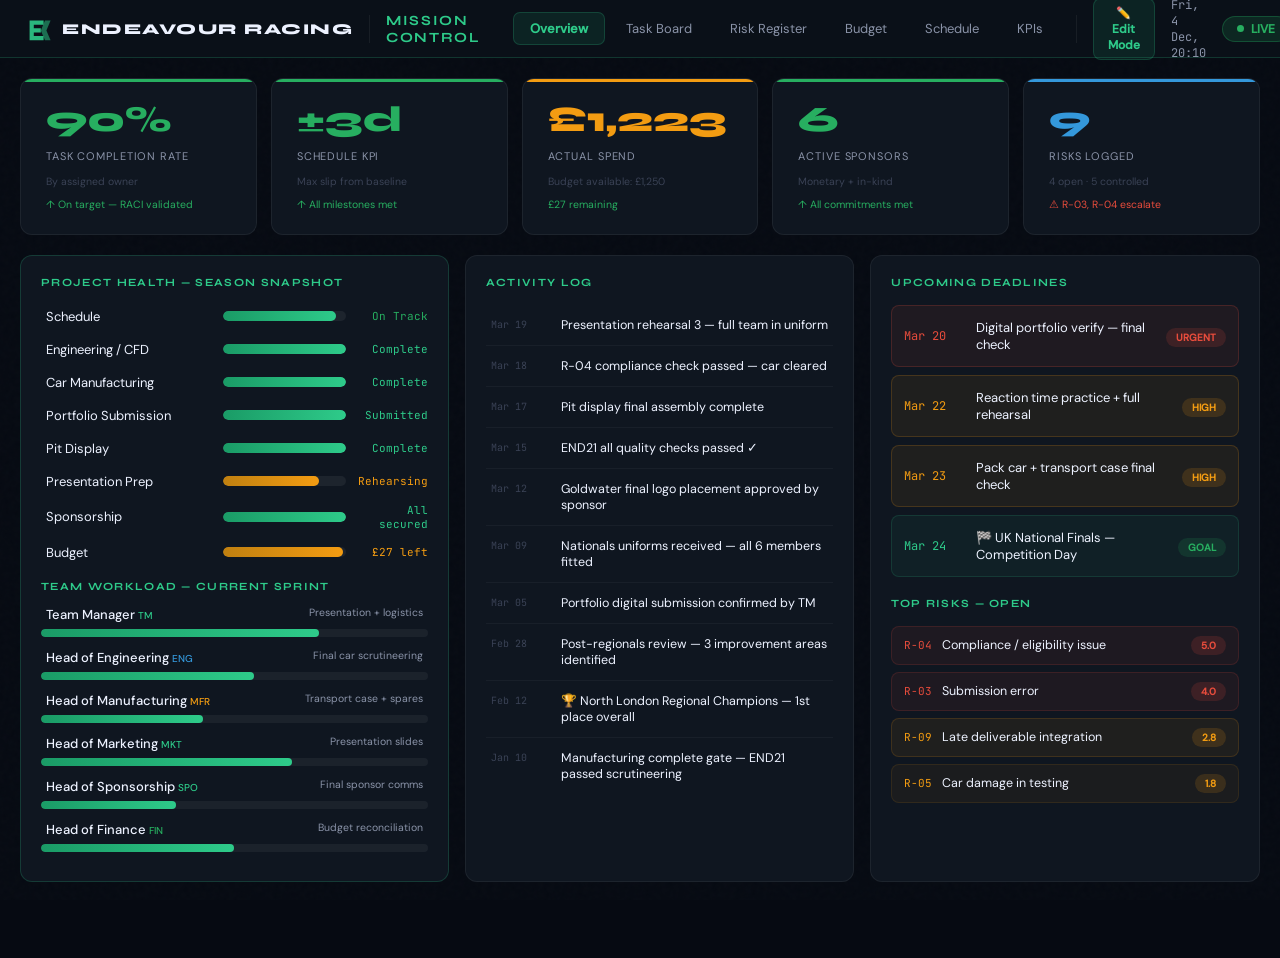
<file: mission-control/index.html>
<!DOCTYPE html>
<html lang="en">
<head>
<meta charset="UTF-8">
<meta name="viewport" content="width=device-width, initial-scale=1.0">
<meta name="description" content="Mission Control dashboard for Endeavour Racing — project management, task board, risk register, budget, and KPI tracking.">
<title>Mission Control — Endeavour Racing</title>
<link href="fonts/fonts.css" rel="stylesheet">
<style>
  :root {
    --bg:#060a12;--bg2:#0a1018;--bg3:#0f1620;--bg4:#131e2a;
    --teal:#2ecb8a;--teal2:#1a9b66;--teal3:#0d6644;
    --dim:rgba(46,203,138,0.1);--glow:rgba(46,203,138,0.22);
    --border:rgba(46,203,138,0.2);--b2:rgba(255,255,255,0.06);
    --white:#edf2ff;--grey:#8a93a8;--grey2:#3a4255;
    --red:#e74c3c;--yellow:#f39c12;--green:#27ae60;--blue:#3498db;
    --mono:'JetBrains Mono',monospace;
    --edit-bg:rgba(46,203,138,0.06);
    --edit-border:rgba(46,203,138,0.25);
  }
  *{margin:0;padding:0;box-sizing:border-box}
  body{background:var(--bg);font-family:'DM Sans',sans-serif;color:var(--white);min-height:100vh;overflow-x:hidden}

  /* ── NOISE ── */
  body::before{content:'';position:fixed;inset:0;background:url("data:image/svg+xml,%3Csvg viewBox='0 0 200 200' xmlns='http://www.w3.org/2000/svg'%3E%3Cfilter id='n'%3E%3CfeTurbulence type='fractalNoise' baseFrequency='0.8' numOctaves='4'/%3E%3C/filter%3E%3Crect width='100%25' height='100%25' filter='url(%23n)' opacity='0.018'/%3E%3C/svg%3E");pointer-events:none;z-index:0}

  /* ── TOP BAR ── */
  .topbar{position:fixed;top:0;left:0;right:0;z-index:200;height:58px;background:var(--bg2);border-bottom:1px solid var(--border);display:flex;align-items:center;padding:0 24px;gap:16px}
  .logo{display:flex;align-items:center;gap:10px;font-family:'Syne',sans-serif;font-weight:800;font-size:15px;letter-spacing:.1em;color:var(--white);text-transform:uppercase;flex-shrink:0}
  .logo svg{width:28px;height:28px}
  .divider{width:1px;height:28px;background:var(--b2);flex-shrink:0}
  .mc-title{font-family:'Syne',sans-serif;font-size:14px;font-weight:700;color:var(--teal);letter-spacing:.12em;text-transform:uppercase}
  .spacer{flex:1}
  .live-badge{display:flex;align-items:center;gap:7px;background:rgba(39,174,96,0.15);border:1px solid rgba(39,174,96,0.3);border-radius:20px;padding:4px 14px;font-size:12px;font-weight:700;color:#27ae60}
  .live-dot{width:7px;height:7px;border-radius:50%;background:#27ae60;animation:pulse 1.4s infinite}
  @keyframes pulse{0%,100%{opacity:1;transform:scale(1)}50%{opacity:.5;transform:scale(1.3)}}
  .edit-toggle{display:flex;align-items:center;gap:8px;background:rgba(46,203,138,0.1);border:1px solid var(--border);border-radius:8px;padding:6px 14px;cursor:pointer;font-family:inherit;font-size:12px;font-weight:600;color:var(--teal);transition:all .2s}
  .edit-toggle:hover{background:rgba(46,203,138,0.2)}
  .edit-toggle.active{background:rgba(46,203,138,0.25);border-color:var(--teal)}
  .clock{font-family:var(--mono);font-size:12px;color:var(--grey)}

  /* tab nav */
  .tabs{display:flex;gap:4px}
  .tab{padding:7px 16px;border-radius:7px;border:1px solid transparent;background:none;color:var(--grey);font-family:'DM Sans',sans-serif;font-size:13px;cursor:pointer;transition:all .18s;white-space:nowrap}
  .tab.active{background:var(--dim);border-color:var(--border);color:var(--teal);font-weight:600}
  .tab:hover:not(.active){color:var(--white)}

  /* ── MAIN ── */
  .main{margin-top:58px;padding:20px;min-height:calc(100vh - 58px);position:relative;z-index:1}
  .panel{display:none}
  .panel.active{display:block}

  /* ── CARD ── */
  .card{background:var(--bg3);border:1px solid var(--b2);border-radius:12px;padding:20px}
  .card.hl{border-color:var(--border)}
  .card-title{font-family:'Syne',sans-serif;font-size:11px;font-weight:700;letter-spacing:.12em;text-transform:uppercase;color:var(--teal);margin-bottom:16px}

  /* ── EDITABLE FIELDS ── */
  .editable{outline:none;transition:background .15s,border-color .15s;border-radius:4px;padding:2px 4px;border:1px solid transparent}
  body.edit-mode .editable{background:var(--edit-bg);border-color:var(--edit-border);cursor:text}
  body.edit-mode .editable:focus{background:rgba(46,203,138,0.12);border-color:var(--teal);box-shadow:0 0 0 2px rgba(46,203,138,0.15)}
  .editable:empty:before{content:attr(data-placeholder);opacity:.35;pointer-events:none}

  /* ── KPI CARDS ── */
  .kpi-strip{display:grid;grid-template-columns:repeat(5,1fr);gap:14px;margin-bottom:20px}
  .kpi{background:var(--bg3);border:1px solid var(--b2);border-radius:12px;padding:20px;position:relative;overflow:hidden}
  .kpi::before{content:'';position:absolute;top:0;left:0;right:0;height:3px;background:var(--teal)}
  .kpi.warn::before{background:var(--yellow)}
  .kpi.alert::before{background:var(--red)}
  .kpi.ok::before{background:var(--green)}
  .kpi.blue::before{background:var(--blue)}
  .kpi-val{font-family:'Syne',sans-serif;font-size:clamp(28px,2.8vw,40px);font-weight:800;color:var(--teal);line-height:1}
  .kpi.warn .kpi-val{color:var(--yellow)}
  .kpi.alert .kpi-val{color:var(--red)}
  .kpi.ok .kpi-val{color:var(--green)}
  .kpi.blue .kpi-val{color:var(--blue)}
  .kpi-label{font-size:11px;color:var(--grey);text-transform:uppercase;letter-spacing:.08em;margin-top:5px}
  .kpi-sub{font-size:10.5px;color:var(--grey2);margin-top:6px}
  .kpi-trend{font-size:10.5px;margin-top:4px}
  .up{color:var(--green)}.down{color:var(--red)}

  /* ── OVERVIEW GRID ── */
  .ov-grid{display:grid;grid-template-columns:1.1fr 1fr 1fr;gap:16px}

  /* progress row */
  .prog-row{display:flex;align-items:center;gap:12px;margin-bottom:10px}
  .prog-label{font-size:13px;color:var(--white);width:170px;flex-shrink:0}
  .prog-track{flex:1;height:10px;background:rgba(255,255,255,0.06);border-radius:5px;overflow:hidden}
  .prog-fill{height:100%;border-radius:5px;background:linear-gradient(90deg,var(--teal2),var(--teal));transition:width .3s}
  .prog-fill.warn{background:linear-gradient(90deg,#c08010,var(--yellow))}
  .prog-fill.full{background:linear-gradient(90deg,var(--teal2),var(--teal))}
  .prog-val{font-family:var(--mono);font-size:11px;color:var(--teal);width:70px;text-align:right;flex-shrink:0}

  /* activity log */
  .log-entry{display:flex;gap:12px;padding:9px 0;border-bottom:1px solid rgba(255,255,255,0.04)}
  .log-entry:last-child{border-bottom:none}
  .log-date{font-family:var(--mono);font-size:10px;color:var(--grey2);width:58px;flex-shrink:0;margin-top:1px}
  .log-text{font-size:12.5px;color:var(--white)}

  /* workload */
  .wl-row{margin-bottom:9px}
  .wl-top{display:flex;justify-content:space-between;margin-bottom:3px}
  .wl-name{font-size:13px;color:var(--white);font-weight:500}
  .wl-task{font-size:10.5px;color:var(--grey)}
  .wl-bar{height:8px;background:rgba(255,255,255,0.05);border-radius:4px;overflow:hidden}
  .wl-fill{height:100%;border-radius:4px;background:linear-gradient(90deg,var(--teal2),var(--teal))}

  /* ── TASK BOARD ── */
  .task-board{display:grid;grid-template-columns:repeat(4,1fr);gap:14px}
  .col-head{display:flex;align-items:center;gap:9px;margin-bottom:12px}
  .col-dot{width:9px;height:9px;border-radius:50%;flex-shrink:0}
  .col-name{font-family:'Syne',sans-serif;font-size:11px;font-weight:700;letter-spacing:.1em;text-transform:uppercase;color:var(--grey)}
  .col-cnt{margin-left:auto;font-size:10px;color:var(--grey2);background:rgba(255,255,255,0.05);padding:2px 8px;border-radius:10px}
  .task-col{background:rgba(255,255,255,0.02);border-radius:10px;padding:14px}
  .task-card{background:var(--bg3);border:1px solid var(--b2);border-radius:8px;padding:12px 14px;margin-bottom:8px;transition:border-color .15s,transform .1s}
  .task-card:hover{border-color:var(--border);transform:translateY(-1px)}
  .task-card:last-child{margin-bottom:0}
  .task-title{font-size:13px;color:var(--white);font-weight:500;margin-bottom:7px;line-height:1.3}
  .task-meta{display:flex;align-items:center;gap:6px;flex-wrap:wrap}
  .t-tag{font-size:10px;padding:2px 8px;border-radius:20px;font-weight:600}
  .t-eng{background:rgba(52,152,219,0.15);color:#3498db}
  .t-ent{background:rgba(46,203,138,0.12);color:var(--teal)}
  .t-des{background:rgba(155,89,182,0.15);color:#9b59b6}
  .t-mfr{background:rgba(243,156,18,0.15);color:#f39c12}
  .t-pres{background:rgba(231,76,60,0.12);color:#e74c3c}
  .t-owner{font-size:10.5px;color:var(--teal)}
  .t-date{font-family:var(--mono);font-size:9.5px;color:var(--grey2)}
  .t-pri{width:7px;height:7px;border-radius:50%;margin-left:auto;flex-shrink:0}
  .p-h{background:var(--red)}.p-m{background:var(--yellow)}.p-l{background:var(--green)}

  /* add task btn */
  .add-task{display:none;width:100%;padding:9px;background:rgba(46,203,138,0.06);border:1px dashed rgba(46,203,138,0.3);border-radius:7px;color:rgba(46,203,138,0.6);font-size:12px;cursor:pointer;text-align:center;transition:all .15s;margin-top:6px}
  .add-task:hover{background:rgba(46,203,138,0.12);color:var(--teal)}
  body.edit-mode .add-task{display:block}
  body.edit-mode .task-card{cursor:pointer}
  body.edit-mode .task-card:hover::after{content:'✏️';position:absolute;top:8px;right:8px;font-size:11px}
  body.edit-mode .task-card{position:relative}

  /* ── RISK TABLE ── */
  .risk-tbl{width:100%;border-collapse:collapse;font-size:13px}
  .risk-tbl th{padding:10px 12px;text-align:left;font-family:'Syne',sans-serif;font-size:10px;letter-spacing:.1em;text-transform:uppercase;color:var(--grey);border-bottom:1px solid var(--border)}
  .risk-tbl td{padding:11px 12px;border-bottom:1px solid rgba(255,255,255,0.04);vertical-align:middle}
  .risk-tbl tr:last-child td{border-bottom:none}
  .risk-tbl tr:hover td{background:rgba(255,255,255,0.02)}
  .rpill{display:inline-flex;align-items:center;padding:3px 10px;border-radius:20px;font-size:11px;font-weight:700}
  .rh{background:rgba(231,76,60,0.15);color:var(--red)}
  .rm{background:rgba(243,156,18,0.15);color:var(--yellow)}
  .rl{background:rgba(39,174,96,0.15);color:var(--green)}
  .spill{font-size:10.5px;padding:3px 9px;border-radius:20px;font-weight:600}
  .sc{background:rgba(39,174,96,0.12);color:var(--green)}
  .sm{background:rgba(243,156,18,0.12);color:var(--yellow)}
  .so{background:rgba(231,76,60,0.12);color:var(--red)}
  .risk-tbl td.owner{font-size:12px;color:var(--white)}
  .risk-tbl td.desc{font-size:11.5px;color:var(--grey)}

  /* ── BUDGET ── */
  .budget-grid{display:grid;grid-template-columns:1fr 1fr;gap:16px}
  .bud-tbl{width:100%;border-collapse:collapse;font-size:13px}
  .bud-tbl th{padding:9px 10px;text-align:left;font-family:'Syne',sans-serif;font-size:10px;letter-spacing:.1em;text-transform:uppercase;color:var(--grey);border-bottom:1px solid var(--border)}
  .bud-tbl td{padding:10px 10px;border-bottom:1px solid rgba(255,255,255,0.04);color:var(--white)}
  .bud-tbl tr:last-child td{border-bottom:none}
  .bud-tbl tr:hover td{background:rgba(255,255,255,0.02)}
  .bud-tbl .mono{font-family:var(--mono);font-size:12px}
  .bar-t{height:9px;background:rgba(255,255,255,0.05);border-radius:4px;overflow:hidden;margin-top:5px}
  .bar-f{height:100%;border-radius:4px;background:linear-gradient(90deg,var(--teal2),var(--teal))}

  /* sponsor cards */
  .spon-grid{display:grid;grid-template-columns:1fr 1fr 1fr;gap:12px}
  .spon-card{background:rgba(255,255,255,0.04);border:1px solid var(--b2);border-radius:9px;padding:14px;display:flex;justify-content:space-between;align-items:flex-start}

  /* ── SCHEDULE ── */
  .sch-row{display:flex;align-items:center;gap:10px;margin-bottom:7px}
  .sch-label{font-size:12px;color:var(--grey);width:180px;flex-shrink:0;text-align:right}
  .sch-track{flex:1;height:16px;background:rgba(255,255,255,0.04);border-radius:5px;position:relative;overflow:visible}
  .sch-bar{height:100%;border-radius:5px;position:absolute;top:0;display:flex;align-items:center;padding:0 7px}
  .sch-bar-txt{font-size:9.5px;color:rgba(0,0,0,0.65);font-weight:700;white-space:nowrap;overflow:hidden}
  .sch-now{position:absolute;top:0;bottom:0;width:2px;background:rgba(231,76,60,0.8);z-index:10}
  .sch-now::before{content:'TODAY';position:absolute;top:-16px;left:3px;font-size:8px;color:var(--red);font-weight:700;font-family:var(--mono)}
  .ms-dot{position:absolute;top:50%;transform:translate(-50%,-50%);width:11px;height:11px;border-radius:50%;z-index:5;border:2px solid var(--bg)}
  .month-strip{display:flex;padding-left:190px;margin-bottom:6px;margin-top:2px}
  .m-lbl{flex:1;font-size:9.5px;color:var(--grey2);text-align:center}

  /* milestone row */
  .ms-strip{display:grid;grid-template-columns:repeat(5,1fr);gap:12px;margin-top:16px}
  .ms-card{text-align:center;padding:14px;background:var(--bg3);border:1px solid var(--b2);border-radius:10px;border-top:3px solid var(--teal)}
  .ms-card.done{border-top-color:var(--green)}
  .ms-card.now{border-top-color:var(--yellow);background:rgba(243,156,18,0.05)}
  .ms-label{font-size:9.5px;color:var(--teal);font-weight:700;letter-spacing:.1em;text-transform:uppercase}
  .ms-card.done .ms-label{color:var(--green)}
  .ms-card.now .ms-label{color:var(--yellow)}
  .ms-date{font-family:'Syne',sans-serif;font-size:18px;font-weight:800;color:var(--white);margin-top:4px}
  .ms-sub{font-size:10px;color:var(--grey);margin-top:3px}

  /* KPI detail */
  .kpi-det-grid{display:grid;grid-template-columns:1fr 1fr 1fr;gap:14px;margin-bottom:16px}
  .kpi-det{background:var(--bg3);border:1px solid var(--b2);border-radius:12px;padding:20px}

  /* SMART grid */
  .smart-grid{display:grid;grid-template-columns:repeat(5,1fr);gap:10px}
  .smart-card{text-align:center;padding:16px 10px;background:rgba(46,203,138,0.06);border-radius:9px;border:1px solid var(--border)}
  .smart-letter{font-family:'Syne',sans-serif;font-size:30px;font-weight:800;color:var(--teal)}

  /* scrollbar */
  ::-webkit-scrollbar{width:4px}
  ::-webkit-scrollbar-track{background:transparent}
  ::-webkit-scrollbar-thumb{background:var(--grey2);border-radius:2px}

  /* edit mode indicator */
  .edit-banner{display:none;position:fixed;bottom:0;left:0;right:0;z-index:300;background:rgba(46,203,138,0.18);border-top:1px solid var(--border);padding:10px 24px;font-size:12px;color:var(--teal);font-weight:600;text-align:center}
  body.edit-mode .edit-banner{display:block}

  /* modal */
  .modal-backdrop{display:none;position:fixed;inset:0;background:rgba(0,0,0,0.7);z-index:500;align-items:center;justify-content:center}
  .modal-backdrop.open{display:flex}
  .modal{background:var(--bg3);border:1px solid var(--border);border-radius:14px;padding:28px;width:500px;max-width:90vw}
  .modal h3{font-family:'Syne',sans-serif;font-size:18px;font-weight:800;margin-bottom:20px;color:var(--white)}
  .modal label{display:block;font-size:11px;color:var(--grey);text-transform:uppercase;letter-spacing:.1em;margin-bottom:5px;margin-top:14px}
  .modal input,.modal select,.modal textarea{width:100%;background:rgba(255,255,255,0.06);border:1px solid var(--b2);border-radius:7px;color:var(--white);padding:10px 12px;font-size:13px;font-family:'DM Sans',sans-serif;outline:none;transition:border-color .15s}
  .modal input:focus,.modal select:focus,.modal textarea:focus{border-color:var(--teal)}
  .modal select option{background:var(--bg3)}
  .modal-btns{display:flex;gap:10px;margin-top:22px;justify-content:flex-end}
  .btn{padding:9px 20px;border-radius:8px;font-size:13px;font-weight:600;cursor:pointer;border:none;transition:all .18s}
  .btn-teal{background:rgba(46,203,138,0.2);border:1px solid var(--border);color:var(--teal)}
  .btn-teal:hover{background:rgba(46,203,138,0.35)}
  .btn-grey{background:rgba(255,255,255,0.06);border:1px solid var(--b2);color:var(--grey)}
  .btn-grey:hover{color:var(--white)}
  .btn-red{background:rgba(231,76,60,0.12);border:1px solid rgba(231,76,60,0.25);color:var(--red)}
  .btn-red:hover{background:rgba(231,76,60,0.25)}

  @keyframes fadeIn{from{opacity:0;transform:translateY(8px)}to{opacity:1;transform:translateY(0)}}
  .panel.active{animation:fadeIn .22s ease}

  /* ── SMALLER SCREENS: grids step down instead of squeezing their cards ── */
  @media (max-width:1100px){
    .kpi-strip,.ms-strip,.smart-grid{grid-template-columns:repeat(3,1fr)}
    .ov-grid,.spon-grid,.kpi-det-grid,.task-board{grid-template-columns:1fr 1fr}
    .clock{display:none}
  }
  @media (max-width:700px){
    .topbar{height:auto;flex-wrap:wrap;padding:8px 12px;gap:8px 10px}
    .divider,.mc-title,.spacer{display:none}
    .live-badge{margin-left:auto}
    .tabs{order:10;width:100%;overflow-x:auto;scrollbar-width:none;padding-bottom:2px}
    .tabs::-webkit-scrollbar{display:none}
    .tab{padding:6px 12px}
    .main{margin-top:112px;padding:12px}
    .kpi-strip,.ms-strip,.smart-grid{grid-template-columns:repeat(2,1fr);gap:10px}
    .ov-grid,.spon-grid,.kpi-det-grid,.task-board,.budget-grid{grid-template-columns:1fr}
    .main [style*="grid-template-columns"]{grid-template-columns:1fr !important}
    .kpi{padding:14px}
    .card{padding:14px}
    .main table{display:block;overflow-x:auto}
  }
</style>
</head>
<body>

<!-- ── TOP BAR ── -->
<div class="topbar">
  <div class="logo">
    <svg viewBox="0 0 40 40" fill="none"><path d="M8 8 L28 8 L28 14 L14 14 L14 19 L24 19 L24 25 L14 25 L14 30 L28 30 L28 36 L8 36 Z" fill="#2ecb8a" opacity=".9"/><path d="M30 8 L38 8 L32 22 L38 36 L30 36 L24 22 Z" fill="#2ecb8a" opacity=".5"/></svg>
    Endeavour Racing
  </div>
  <div class="divider"></div>
  <div class="mc-title">Mission Control</div>
  <div class="spacer"></div>
  <div class="tabs">
    <button class="tab active" onclick="showPanel('overview',this)">Overview</button>
    <button class="tab" onclick="showPanel('tasks',this)">Task Board</button>
    <button class="tab" onclick="showPanel('risks',this)">Risk Register</button>
    <button class="tab" onclick="showPanel('budget',this)">Budget</button>
    <button class="tab" onclick="showPanel('schedule',this)">Schedule</button>
    <button class="tab" onclick="showPanel('kpis',this)">KPIs</button>
  </div>
  <div class="divider"></div>
  <button type="button" class="edit-toggle" id="editToggle" onclick="toggleEdit()">✏️ Edit Mode</button>
  <div class="clock" id="clock">—</div>
  <div class="live-badge"><div class="live-dot"></div> LIVE</div>
</div>

<!-- ── MAIN ── -->
<div class="main">

<!-- ═══ OVERVIEW ═══ -->
<div class="panel active" id="panel-overview">

  <!-- KPI strip -->
  <div class="kpi-strip">
    <div class="kpi ok">
      <div class="kpi-val editable" contenteditable="false" data-placeholder="90%">90%</div>
      <div class="kpi-label editable" contenteditable="false" data-placeholder="KPI name">Task Completion Rate</div>
      <div class="kpi-sub editable" contenteditable="false" data-placeholder="sub-detail">By assigned owner</div>
      <div class="kpi-trend up editable" contenteditable="false">↑ On target — RACI validated</div>
    </div>
    <div class="kpi ok">
      <div class="kpi-val editable" contenteditable="false" data-placeholder="±3d">±3d</div>
      <div class="kpi-label editable" contenteditable="false">Schedule KPI</div>
      <div class="kpi-sub editable" contenteditable="false">Max slip from baseline</div>
      <div class="kpi-trend up editable" contenteditable="false">↑ All milestones met</div>
    </div>
    <div class="kpi warn">
      <div class="kpi-val editable" contenteditable="false">£1,223</div>
      <div class="kpi-label editable" contenteditable="false">Actual Spend</div>
      <div class="kpi-sub editable" contenteditable="false">Budget available: £1,250</div>
      <div class="kpi-trend up editable" contenteditable="false">£27 remaining</div>
    </div>
    <div class="kpi ok">
      <div class="kpi-val editable" contenteditable="false">6</div>
      <div class="kpi-label editable" contenteditable="false">Active Sponsors</div>
      <div class="kpi-sub editable" contenteditable="false">Monetary + in-kind</div>
      <div class="kpi-trend up editable" contenteditable="false">↑ All commitments met</div>
    </div>
    <div class="kpi blue">
      <div class="kpi-val editable" contenteditable="false">9</div>
      <div class="kpi-label editable" contenteditable="false">Risks Logged</div>
      <div class="kpi-sub editable" contenteditable="false">4 open · 5 controlled</div>
      <div class="kpi-trend down editable" contenteditable="false">⚠ R-03, R-04 escalate</div>
    </div>
  </div>

  <div class="ov-grid">

    <!-- Project health -->
    <div class="card hl">
      <div class="card-title">Project Health — Season Snapshot</div>
      <div class="prog-row"><div class="prog-label editable" contenteditable="false">Schedule</div><div class="prog-track"><div class="prog-fill" style="width:92%"></div></div><div class="prog-val" style="color:var(--green)">On Track</div></div>
      <div class="prog-row"><div class="prog-label editable" contenteditable="false">Engineering / CFD</div><div class="prog-track"><div class="prog-fill" style="width:100%"></div></div><div class="prog-val">Complete</div></div>
      <div class="prog-row"><div class="prog-label editable" contenteditable="false">Car Manufacturing</div><div class="prog-track"><div class="prog-fill" style="width:100%"></div></div><div class="prog-val">Complete</div></div>
      <div class="prog-row"><div class="prog-label editable" contenteditable="false">Portfolio Submission</div><div class="prog-track"><div class="prog-fill" style="width:100%"></div></div><div class="prog-val">Submitted</div></div>
      <div class="prog-row"><div class="prog-label editable" contenteditable="false">Pit Display</div><div class="prog-track"><div class="prog-fill" style="width:100%"></div></div><div class="prog-val">Complete</div></div>
      <div class="prog-row"><div class="prog-label editable" contenteditable="false">Presentation Prep</div><div class="prog-track"><div class="prog-fill warn" style="width:78%"></div></div><div class="prog-val" style="color:var(--yellow)">Rehearsing</div></div>
      <div class="prog-row"><div class="prog-label editable" contenteditable="false">Sponsorship</div><div class="prog-track"><div class="prog-fill" style="width:100%"></div></div><div class="prog-val">All secured</div></div>
      <div class="prog-row"><div class="prog-label editable" contenteditable="false">Budget</div><div class="prog-track"><div class="prog-fill warn" style="width:97.8%"></div></div><div class="prog-val" style="color:var(--yellow)">£27 left</div></div>
      <div style="margin-top:16px">
        <div class="card-title" style="margin-bottom:10px">Team Workload — Current Sprint</div>
        <div class="wl-row"><div class="wl-top"><span class="wl-name editable" contenteditable="false">Team Manager <span style="font-size:10px;color:var(--teal)">TM</span></span><span class="wl-task editable" contenteditable="false">Presentation + logistics</span></div><div class="wl-bar"><div class="wl-fill" style="width:72%"></div></div></div>
        <div class="wl-row"><div class="wl-top"><span class="wl-name editable" contenteditable="false">Head of Engineering <span style="font-size:10px;color:var(--blue)">ENG</span></span><span class="wl-task editable" contenteditable="false">Final car scrutineering</span></div><div class="wl-bar"><div class="wl-fill" style="width:55%"></div></div></div>
        <div class="wl-row"><div class="wl-top"><span class="wl-name editable" contenteditable="false">Head of Manufacturing <span style="font-size:10px;color:var(--yellow)">MFR</span></span><span class="wl-task editable" contenteditable="false">Transport case + spares</span></div><div class="wl-bar"><div class="wl-fill" style="width:42%"></div></div></div>
        <div class="wl-row"><div class="wl-top"><span class="wl-name editable" contenteditable="false">Head of Marketing <span style="font-size:10px;color:var(--teal)">MKT</span></span><span class="wl-task editable" contenteditable="false">Presentation slides</span></div><div class="wl-bar"><div class="wl-fill" style="width:65%"></div></div></div>
        <div class="wl-row"><div class="wl-top"><span class="wl-name editable" contenteditable="false">Head of Sponsorship <span style="font-size:10px;color:var(--teal)">SPO</span></span><span class="wl-task editable" contenteditable="false">Final sponsor comms</span></div><div class="wl-bar"><div class="wl-fill" style="width:35%"></div></div></div>
        <div class="wl-row"><div class="wl-top"><span class="wl-name editable" contenteditable="false">Head of Finance <span style="font-size:10px;color:var(--green)">FIN</span></span><span class="wl-task editable" contenteditable="false">Budget reconciliation</span></div><div class="wl-bar"><div class="wl-fill" style="width:50%"></div></div></div>
      </div>
    </div>

    <!-- Activity Log -->
    <div class="card">
      <div style="display:flex;align-items:center;justify-content:space-between;margin-bottom:16px">
        <div class="card-title" style="margin-bottom:0">Activity Log</div>
        <button class="btn btn-teal" onclick="addLogEntry()" id="addLogBtn" style="display:none;padding:5px 12px;font-size:11px">+ Add Entry</button>
      </div>
      <div id="logEntries">
        <div class="log-entry"><div class="log-date editable" contenteditable="false">Mar 19</div><div class="log-text editable" contenteditable="false">Presentation rehearsal 3 — full team in uniform</div></div>
        <div class="log-entry"><div class="log-date editable" contenteditable="false">Mar 18</div><div class="log-text editable" contenteditable="false">R-04 compliance check passed — car cleared</div></div>
        <div class="log-entry"><div class="log-date editable" contenteditable="false">Mar 17</div><div class="log-text editable" contenteditable="false">Pit display final assembly complete</div></div>
        <div class="log-entry"><div class="log-date editable" contenteditable="false">Mar 15</div><div class="log-text editable" contenteditable="false">END21 all quality checks passed ✓</div></div>
        <div class="log-entry"><div class="log-date editable" contenteditable="false">Mar 12</div><div class="log-text editable" contenteditable="false">Goldwater final logo placement approved by sponsor</div></div>
        <div class="log-entry"><div class="log-date editable" contenteditable="false">Mar 09</div><div class="log-text editable" contenteditable="false">Nationals uniforms received — all 6 members fitted</div></div>
        <div class="log-entry"><div class="log-date editable" contenteditable="false">Mar 05</div><div class="log-text editable" contenteditable="false">Portfolio digital submission confirmed by TM</div></div>
        <div class="log-entry"><div class="log-date editable" contenteditable="false">Feb 28</div><div class="log-text editable" contenteditable="false">Post-regionals review — 3 improvement areas identified</div></div>
        <div class="log-entry"><div class="log-date editable" contenteditable="false">Feb 12</div><div class="log-text editable" contenteditable="false">🏆 North London Regional Champions — 1st place overall</div></div>
        <div class="log-entry"><div class="log-date editable" contenteditable="false">Jan 10</div><div class="log-text editable" contenteditable="false">Manufacturing complete gate — END21 passed scrutineering</div></div>
      </div>
    </div>

    <!-- Upcoming + Recent risks -->
    <div class="card">
      <div class="card-title">Upcoming Deadlines</div>
      <div style="display:flex;flex-direction:column;gap:8px;margin-bottom:20px" id="deadlines">
        <div style="display:flex;align-items:center;gap:12px;padding:10px 12px;background:rgba(231,76,60,0.08);border:1px solid rgba(231,76,60,0.2);border-radius:8px">
          <div style="font-family:var(--mono);font-size:12px;color:var(--red);width:55px;flex-shrink:0">Mar 20</div>
          <div class="editable" contenteditable="false" style="font-size:13px;color:var(--white)">Digital portfolio verify — final check</div>
          <div style="margin-left:auto;flex-shrink:0"><span class="rpill rh" style="font-size:10px">URGENT</span></div>
        </div>
        <div style="display:flex;align-items:center;gap:12px;padding:10px 12px;background:rgba(243,156,18,0.07);border:1px solid rgba(243,156,18,0.18);border-radius:8px">
          <div style="font-family:var(--mono);font-size:12px;color:var(--yellow);width:55px;flex-shrink:0">Mar 22</div>
          <div class="editable" contenteditable="false" style="font-size:13px;color:var(--white)">Reaction time practice + full rehearsal</div>
          <div style="margin-left:auto;flex-shrink:0"><span class="rpill rm" style="font-size:10px">HIGH</span></div>
        </div>
        <div style="display:flex;align-items:center;gap:12px;padding:10px 12px;background:rgba(243,156,18,0.07);border:1px solid rgba(243,156,18,0.18);border-radius:8px">
          <div style="font-family:var(--mono);font-size:12px;color:var(--yellow);width:55px;flex-shrink:0">Mar 23</div>
          <div class="editable" contenteditable="false" style="font-size:13px;color:var(--white)">Pack car + transport case final check</div>
          <div style="margin-left:auto;flex-shrink:0"><span class="rpill rm" style="font-size:10px">HIGH</span></div>
        </div>
        <div style="display:flex;align-items:center;gap:12px;padding:10px 12px;background:rgba(46,203,138,0.06);border:1px solid rgba(46,203,138,0.15);border-radius:8px">
          <div style="font-family:var(--mono);font-size:12px;color:var(--teal);width:55px;flex-shrink:0">Mar 24</div>
          <div class="editable" contenteditable="false" style="font-size:13px;color:var(--white)">🏁 UK National Finals — Competition Day</div>
          <div style="margin-left:auto;flex-shrink:0"><span class="rpill rl" style="font-size:10px">GOAL</span></div>
        </div>
      </div>
      <div class="card-title">Top Risks — Open</div>
      <div style="display:flex;flex-direction:column;gap:7px">
        <div style="display:flex;align-items:center;gap:10px;padding:9px 12px;background:rgba(231,76,60,0.07);border:1px solid rgba(231,76,60,0.15);border-radius:8px"><span style="font-family:var(--mono);font-size:11px;color:var(--red)">R-04</span><span style="font-size:12.5px;color:var(--white)">Compliance / eligibility issue</span><span class="rpill rh" style="margin-left:auto;font-size:10px">5.0</span></div>
        <div style="display:flex;align-items:center;gap:10px;padding:9px 12px;background:rgba(231,76,60,0.07);border:1px solid rgba(231,76,60,0.15);border-radius:8px"><span style="font-family:var(--mono);font-size:11px;color:var(--red)">R-03</span><span style="font-size:12.5px;color:var(--white)">Submission error</span><span class="rpill rh" style="margin-left:auto;font-size:10px">4.0</span></div>
        <div style="display:flex;align-items:center;gap:10px;padding:9px 12px;background:rgba(243,156,18,0.07);border:1px solid rgba(243,156,18,0.15);border-radius:8px"><span style="font-family:var(--mono);font-size:11px;color:var(--yellow)">R-09</span><span style="font-size:12.5px;color:var(--white)">Late deliverable integration</span><span class="rpill rm" style="margin-left:auto;font-size:10px">2.8</span></div>
        <div style="display:flex;align-items:center;gap:10px;padding:9px 12px;background:rgba(243,156,18,0.05);border:1px solid rgba(243,156,18,0.1);border-radius:8px"><span style="font-family:var(--mono);font-size:11px;color:var(--yellow)">R-05</span><span style="font-size:12.5px;color:var(--white)">Car damage in testing</span><span class="rpill rm" style="margin-left:auto;font-size:10px">1.8</span></div>
      </div>
    </div>
  </div>
</div>

<!-- ═══ TASK BOARD ═══ -->
<div class="panel" id="panel-tasks">
  <div style="display:flex;align-items:center;justify-content:space-between;margin-bottom:16px">
    <div style="font-family:'Syne',sans-serif;font-size:18px;font-weight:800;color:var(--white)">Task Board — Nationals Sprint</div>
    <button class="btn btn-teal" onclick="openTaskModal()" id="addTaskBtn" style="display:none">+ Add Task</button>
  </div>
  <div class="task-board" id="taskBoard">
    <div class="task-col" id="col-open">
      <div class="col-head"><div class="col-dot" style="background:var(--grey2)"></div><div class="col-name">Open</div><div class="col-cnt" id="cnt-open">3</div></div>
      <div class="task-card" onclick="editTask(this)"><div class="task-title editable" contenteditable="false">Reaction time practice session</div><div class="task-meta"><span class="t-tag t-eng">Racing</span><span class="t-owner editable" contenteditable="false">All</span><span class="t-date editable" contenteditable="false">Mar 22</span><div class="t-pri p-h"></div></div></div>
      <div class="task-card" onclick="editTask(this)"><div class="task-title editable" contenteditable="false">Uniform ironing + pack for nationals</div><div class="task-meta"><span class="t-tag t-ent">Enterprise</span><span class="t-owner editable" contenteditable="false">TM</span><span class="t-date editable" contenteditable="false">Mar 23</span><div class="t-pri p-m"></div></div></div>
      <div class="task-card" onclick="editTask(this)"><div class="task-title editable" contenteditable="false">Judges Q&A preparation — all sections</div><div class="task-meta"><span class="t-tag t-pres">Presentation</span><span class="t-owner editable" contenteditable="false">All</span><span class="t-date editable" contenteditable="false">Mar 23</span><div class="t-pri p-h"></div></div></div>
      <button class="add-task" onclick="addTask('open')">+ Add task</button>
    </div>
    <div class="task-col" id="col-progress">
      <div class="col-head"><div class="col-dot" style="background:var(--yellow)"></div><div class="col-name">In Progress</div><div class="col-cnt" id="cnt-progress">5</div></div>
      <div class="task-card" onclick="editTask(this)" style="border-color:rgba(243,156,18,0.25)"><div class="task-title editable" contenteditable="false">Presentation full-team rehearsal × 3</div><div class="task-meta"><span class="t-tag t-pres">Presentation</span><span class="t-owner editable" contenteditable="false">All</span><span class="t-date editable" contenteditable="false">Mar 22</span><div class="t-pri p-h"></div></div></div>
      <div class="task-card" onclick="editTask(this)" style="border-color:rgba(243,156,18,0.25)"><div class="task-title editable" contenteditable="false">Car transport case prep + foam insert</div><div class="task-meta"><span class="t-tag t-mfr">Manufacturing</span><span class="t-owner editable" contenteditable="false">MFR</span><span class="t-date editable" contenteditable="false">Mar 22</span><div class="t-pri p-h"></div></div></div>
      <div class="task-card" onclick="editTask(this)" style="border-color:rgba(243,156,18,0.25)"><div class="task-title editable" contenteditable="false">Pit display final assembly + photos</div><div class="task-meta"><span class="t-tag t-des">Design</span><span class="t-owner editable" contenteditable="false">MKT</span><span class="t-date editable" contenteditable="false">Mar 21</span><div class="t-pri p-m"></div></div></div>
      <div class="task-card" onclick="editTask(this)" style="border-color:rgba(243,156,18,0.25)"><div class="task-title editable" contenteditable="false">Final sponsor assets signed off</div><div class="task-meta"><span class="t-tag t-ent">Enterprise</span><span class="t-owner editable" contenteditable="false">SPO</span><span class="t-date editable" contenteditable="false">Mar 20</span><div class="t-pri p-l"></div></div></div>
      <div class="task-card" onclick="editTask(this)" style="border-color:rgba(243,156,18,0.25)"><div class="task-title editable" contenteditable="false">Budget final reconciliation</div><div class="task-meta"><span class="t-tag t-ent">Finance</span><span class="t-owner editable" contenteditable="false">FIN</span><span class="t-date editable" contenteditable="false">Mar 20</span><div class="t-pri p-l"></div></div></div>
      <button class="add-task" onclick="addTask('progress')">+ Add task</button>
    </div>
    <div class="task-col" id="col-review">
      <div class="col-head"><div class="col-dot" style="background:var(--blue)"></div><div class="col-name">Review</div><div class="col-cnt" id="cnt-review">2</div></div>
      <div class="task-card" onclick="editTask(this)" style="border-color:rgba(52,152,219,0.25)"><div class="task-title editable" contenteditable="false">END21 scrutineering checklist — all dimensions</div><div class="task-meta"><span class="t-tag t-eng">Engineering</span><span class="t-owner editable" contenteditable="false">ENG</span><span class="t-date editable" contenteditable="false">Mar 20</span><div class="t-pri p-h"></div></div></div>
      <div class="task-card" onclick="editTask(this)" style="border-color:rgba(52,152,219,0.25)"><div class="task-title editable" contenteditable="false">Digital portfolio submission verify</div><div class="task-meta"><span class="t-tag t-ent">Enterprise</span><span class="t-owner editable" contenteditable="false">TM</span><span class="t-date editable" contenteditable="false">Mar 19</span><div class="t-pri p-h"></div></div></div>
      <button class="add-task" onclick="addTask('review')">+ Add task</button>
    </div>
    <div class="task-col" id="col-done">
      <div class="col-head"><div class="col-dot" style="background:var(--green)"></div><div class="col-name">Done</div><div class="col-cnt" id="cnt-done">14</div></div>
      <div class="task-card" onclick="editTask(this)" style="opacity:.6"><div class="task-title editable" contenteditable="false">Portfolio print + bind — both copies</div><div class="task-meta"><span class="t-tag t-ent">Enterprise</span><span class="t-owner editable" contenteditable="false">TM</span></div></div>
      <div class="task-card" onclick="editTask(this)" style="opacity:.6"><div class="task-title editable" contenteditable="false">END21 CNC car body complete</div><div class="task-meta"><span class="t-tag t-mfr">MFR</span><span class="t-owner editable" contenteditable="false">MFR</span></div></div>
      <div class="task-card" onclick="editTask(this)" style="opacity:.6"><div class="task-title editable" contenteditable="false">CFD END21 analysis — 21 iterations</div><div class="task-meta"><span class="t-tag t-eng">Eng</span><span class="t-owner editable" contenteditable="false">ENG</span></div></div>
      <div class="task-card" onclick="editTask(this)" style="opacity:.6"><div class="task-title editable" contenteditable="false">Goldwater logo placement approved</div><div class="task-meta"><span class="t-tag t-ent">Sponsor</span><span class="t-owner editable" contenteditable="false">SPO</span></div></div>
      <div class="task-card" onclick="editTask(this)" style="opacity:.6"><div class="task-title editable" contenteditable="false">Nylon-12 SLS wings received + fitted</div><div class="task-meta"><span class="t-tag t-mfr">MFR</span><span class="t-owner editable" contenteditable="false">MFR</span></div></div>
      <div class="task-card" onclick="editTask(this)" style="opacity:.6"><div class="task-title editable" contenteditable="false">Regional competition — 1st place 🏆</div><div class="task-meta"><span class="t-tag t-eng">Racing</span><span class="t-owner editable" contenteditable="false">All</span></div></div>
      <div class="task-card" onclick="editTask(this)" style="opacity:.6"><div class="task-title editable" contenteditable="false">3DPrintUK wings ordered + delivered</div><div class="task-meta"><span class="t-tag t-mfr">MFR</span><span class="t-owner editable" contenteditable="false">MFR</span></div></div>
      <button class="add-task" onclick="addTask('done')">+ Add task</button>
    </div>
  </div>
</div>

<!-- ═══ RISK REGISTER ═══ -->
<div class="panel" id="panel-risks">
  <div style="display:flex;align-items:center;justify-content:space-between;margin-bottom:16px">
    <div style="font-family:'Syne',sans-serif;font-size:18px;font-weight:800;color:var(--white)">Risk Register — Live Control System</div>
    <div style="display:flex;gap:8px;align-items:center">
      <span style="font-size:12px;color:var(--grey)">Escalate threshold: ≥3.1 · Updated weekly + at gates</span>
      <button class="btn btn-teal" onclick="openRiskModal()" id="addRiskBtn" style="display:none">+ Add Risk</button>
    </div>
  </div>
  <div class="card" style="padding:0;overflow:hidden">
    <table class="risk-tbl">
      <thead><tr><th style="width:60px">ID</th><th style="width:220px">Risk</th><th style="width:90px">Threat</th><th style="width:100px">Priority</th><th>Trigger</th><th>Control Action</th><th style="width:130px">Owner</th><th style="width:110px">Status</th></tr></thead>
      <tbody id="riskTable">
        <tr><td style="font-family:var(--mono);color:var(--teal);font-size:12px" class="editable" contenteditable="false">R-01</td><td class="editable" contenteditable="false" style="font-weight:500">Manufacturing delay</td><td><span class="rpill rh">3.2 HIGH</span></td><td style="color:var(--red);font-size:12px;font-weight:700">ESCALATE</td><td class="desc editable" contenteditable="false">No supplier confirm by agreed date</td><td class="desc editable" contenteditable="false">Switch backup supplier; simplify part if needed</td><td class="owner editable" contenteditable="false">Head of Eng</td><td><span class="spill sc">Controlled</span></td></tr>
        <tr><td style="font-family:var(--mono);color:var(--teal);font-size:12px" class="editable" contenteditable="false">R-02</td><td class="editable" contenteditable="false" style="font-weight:500">Manufacturing tolerance error</td><td><span class="rpill rm">3.0 MED</span></td><td style="color:var(--yellow);font-size:12px;font-weight:700">MITIGATE</td><td class="desc editable" contenteditable="false">Part fails inspection check</td><td class="desc editable" contenteditable="false">Reprint/remachine with verified settings; tighten checks</td><td class="owner editable" contenteditable="false">Head of Eng</td><td><span class="spill sm">Monitored</span></td></tr>
        <tr><td style="font-family:var(--mono);color:var(--teal);font-size:12px" class="editable" contenteditable="false">R-03</td><td class="editable" contenteditable="false" style="font-weight:500">Submission error</td><td><span class="rpill rh">4.0 HIGH</span></td><td style="color:var(--red);font-size:12px;font-weight:700">ESCALATE</td><td class="desc editable" contenteditable="false">File rejected or missing requirement</td><td class="desc editable" contenteditable="false">Correct and resubmit same day via checklist</td><td class="owner editable" contenteditable="false">Team Manager</td><td><span class="spill sm">Monitored</span></td></tr>
        <tr><td style="font-family:var(--mono);color:var(--teal);font-size:12px" class="editable" contenteditable="false">R-04</td><td class="editable" contenteditable="false" style="font-weight:500">Compliance / eligibility issue</td><td><span class="rpill rh">5.0 HIGH</span></td><td style="color:var(--red);font-size:12px;font-weight:700">ESCALATE</td><td class="desc editable" contenteditable="false">Rule ambiguity or non-compliant feature flagged</td><td class="desc editable" contenteditable="false">Freeze change; verify against regs; compliant alternative</td><td class="owner editable" contenteditable="false">Team Manager</td><td><span class="spill so">Open</span></td></tr>
        <tr><td style="font-family:var(--mono);color:var(--teal);font-size:12px" class="editable" contenteditable="false">R-05</td><td class="editable" contenteditable="false" style="font-weight:500">Car damage in testing</td><td><span class="rpill rm">1.8 MED</span></td><td style="color:var(--yellow);font-size:12px;font-weight:600">MITIGATE</td><td class="desc editable" contenteditable="false">Structural crack or repeated run failures</td><td class="desc editable" contenteditable="false">Spare parts ready; reinforce weak point; limit high-risk tests</td><td class="owner editable" contenteditable="false">Head of Mfr</td><td><span class="spill so">Open</span></td></tr>
        <tr><td style="font-family:var(--mono);color:var(--teal);font-size:12px" class="editable" contenteditable="false">R-06</td><td class="editable" contenteditable="false" style="font-weight:500">Car damage in transit</td><td><span class="rpill rm">2.4 MED</span></td><td style="color:var(--grey);font-size:12px;font-weight:600">MITIGATE</td><td class="desc editable" contenteditable="false">Packaging check fails / transit warning</td><td class="desc editable" contenteditable="false">Hard case with foam; carry critical parts separately</td><td class="owner editable" contenteditable="false">Head of Mfr</td><td><span class="spill sc">Controlled</span></td></tr>
        <tr><td style="font-family:var(--mono);color:var(--teal);font-size:12px" class="editable" contenteditable="false">R-07</td><td class="editable" contenteditable="false" style="font-weight:500">Sponsor cash delay</td><td><span class="rpill rm">2.0 MED</span></td><td style="color:var(--grey);font-size:12px;font-weight:600">MITIGATE</td><td class="desc editable" contenteditable="false">Funds not received by planned spend date</td><td class="desc editable" contenteditable="false">Rephase spend; prioritise essentials; activate in-kind options</td><td class="owner editable" contenteditable="false">Head of Spo</td><td><span class="spill sc">Controlled</span></td></tr>
        <tr><td style="font-family:var(--mono);color:var(--teal);font-size:12px" class="editable" contenteditable="false">R-08</td><td class="editable" contenteditable="false" style="font-weight:500">Key member unavailability</td><td><span class="rpill rm">1.6 MED</span></td><td style="color:var(--yellow);font-size:12px;font-weight:600">MITIGATE</td><td class="desc editable" contenteditable="false">Missed handover / absence during critical week</td><td class="desc editable" contenteditable="false">Task reallocation; backup owner assigned in advance</td><td class="owner editable" contenteditable="false">Team Manager</td><td><span class="spill sm">Monitored</span></td></tr>
        <tr><td style="font-family:var(--mono);color:var(--teal);font-size:12px" class="editable" contenteditable="false">R-09</td><td class="editable" contenteditable="false" style="font-weight:500">Late deliverable integration</td><td><span class="rpill rm">2.8 MED</span></td><td style="color:var(--grey);font-size:12px;font-weight:600">MITIGATE</td><td class="desc editable" contenteditable="false">Milestone missed at weekly review</td><td class="desc editable" contenteditable="false">Re-plan sprint; reduce scope; assign extra support resource</td><td class="owner editable" contenteditable="false">Head of Fin</td><td><span class="spill so">Open</span></td></tr>
      </tbody>
    </table>
  </div>
  <div style="display:grid;grid-template-columns:repeat(3,1fr);gap:12px;margin-top:16px">
    <div style="background:rgba(231,76,60,0.08);border:1px solid rgba(231,76,60,0.2);border-radius:10px;padding:16px"><div style="font-family:'Syne',sans-serif;font-size:11px;font-weight:700;color:var(--red);letter-spacing:.1em;text-transform:uppercase;margin-bottom:6px">HIGH ≥3.1 — Escalate</div><div style="font-size:12.5px;color:var(--grey)">Immediate control action. Owner + deadline set. Progress tracked closely. Current: R-01, R-03, R-04</div></div>
    <div style="background:rgba(243,156,18,0.07);border:1px solid rgba(243,156,18,0.18);border-radius:10px;padding:16px"><div style="font-family:'Syne',sans-serif;font-size:11px;font-weight:700;color:var(--yellow);letter-spacing:.1em;text-transform:uppercase;margin-bottom:6px">MED 1.3–3.0 — Mitigate</div><div style="font-size:12.5px;color:var(--grey)">Named owner assigned. Reviewed routinely through build cycle. Current: R-02, R-05, R-06, R-07, R-08, R-09</div></div>
    <div style="background:rgba(39,174,96,0.07);border:1px solid rgba(39,174,96,0.18);border-radius:10px;padding:16px"><div style="font-family:'Syne',sans-serif;font-size:11px;font-weight:700;color:var(--green);letter-spacing:.1em;text-transform:uppercase;margin-bottom:6px">LOW &lt;1.3 — Monitor</div><div style="font-size:12.5px;color:var(--grey)">Low priority. Monitored and reviewed at key milestones only. None currently active.</div></div>
  </div>
</div>

<!-- ═══ BUDGET ═══ -->
<div class="panel" id="panel-budget">
  <div style="display:flex;align-items:center;justify-content:space-between;margin-bottom:16px">
    <div style="font-family:'Syne',sans-serif;font-size:18px;font-weight:800;color:var(--white)">Budget &amp; Sponsorship</div>
    <div style="font-size:12px;color:var(--grey)">Phase-based release · PERT 3-point estimates · evidence-led updates</div>
  </div>
  <div style="display:grid;grid-template-columns:1.1fr 1fr 1fr;gap:16px">
    <div class="card" style="padding:0;overflow:hidden">
      <table class="bud-tbl">
        <thead><tr><th>Item</th><th>WBS Branch</th><th>Budgeted</th><th>Actual</th><th>Δ</th></tr></thead>
        <tbody id="budgetTable">
          <tr><td class="editable" contenteditable="false">Pit display + build</td><td style="font-size:11px;color:var(--grey)" class="editable" contenteditable="false">Presentation</td><td class="mono editable" contenteditable="false">£248.00</td><td class="mono editable" contenteditable="false" style="color:var(--green)">£231.67</td><td class="mono" style="color:var(--green)">-£16.33</td></tr>
          <tr><td class="editable" contenteditable="false">Uniforms (total)</td><td style="font-size:11px;color:var(--grey)" class="editable" contenteditable="false">Presentation</td><td class="mono editable" contenteditable="false">£578.67</td><td class="mono editable" contenteditable="false" style="color:var(--yellow)">£578.67</td><td class="mono" style="color:var(--grey)">£0</td></tr>
          <tr><td class="editable" contenteditable="false">Spray painting</td><td style="font-size:11px;color:var(--grey)" class="editable" contenteditable="false">Engineering</td><td class="mono editable" contenteditable="false">£10.67</td><td class="mono editable" contenteditable="false" style="color:var(--green)">£6.00</td><td class="mono" style="color:var(--green)">-£4.67</td></tr>
          <tr><td class="editable" contenteditable="false">Software licensing</td><td style="font-size:11px;color:var(--grey)" class="editable" contenteditable="false">Engineering</td><td class="mono editable" contenteditable="false">£55.83</td><td class="mono editable" contenteditable="false" style="color:var(--green)">£40.00</td><td class="mono" style="color:var(--green)">-£15.83</td></tr>
          <tr><td class="editable" contenteditable="false">3D printing (proto)</td><td style="font-size:11px;color:var(--grey)" class="editable" contenteditable="false">Engineering</td><td class="mono editable" contenteditable="false">£86.00</td><td class="mono editable" contenteditable="false" style="color:var(--yellow)">£86.00</td><td class="mono" style="color:var(--grey)">£0</td></tr>
          <tr><td class="editable" contenteditable="false">CNC + workshop</td><td style="font-size:11px;color:var(--grey)" class="editable" contenteditable="false">Engineering</td><td class="mono editable" contenteditable="false">£26.33</td><td class="mono editable" contenteditable="false" style="color:var(--green)">£26.33</td><td class="mono" style="color:var(--grey)">£0</td></tr>
          <tr><td class="editable" contenteditable="false">Website (domain)</td><td style="font-size:11px;color:var(--grey)" class="editable" contenteditable="false">Enterprise</td><td class="mono editable" contenteditable="false">£24.17</td><td class="mono editable" contenteditable="false" style="color:var(--green)">£24.17</td><td class="mono" style="color:var(--grey)">£0</td></tr>
          <tr><td class="editable" contenteditable="false">Registration fee</td><td style="font-size:11px;color:var(--grey)" class="editable" contenteditable="false">Research</td><td class="mono editable" contenteditable="false">£100.00</td><td class="mono editable" contenteditable="false" style="color:var(--yellow)">£100.00</td><td class="mono" style="color:var(--grey)">£0</td></tr>
          <tr><td class="editable" contenteditable="false">Accommodation</td><td style="font-size:11px;color:var(--grey)" class="editable" contenteditable="false">Enterprise</td><td class="mono editable" contenteditable="false">£180.00</td><td class="mono editable" contenteditable="false" style="color:var(--yellow)">£180.00</td><td class="mono" style="color:var(--grey)">£0</td></tr>
          <tr><td class="editable" contenteditable="false">Additional mfr/refine</td><td style="font-size:11px;color:var(--grey)" class="editable" contenteditable="false">Engineering</td><td class="mono editable" contenteditable="false">£52.38</td><td class="mono editable" contenteditable="false" style="color:var(--green)">£9.64</td><td class="mono" style="color:var(--green)">-£42.74</td></tr>
          <tr style="background:rgba(255,255,255,0.03);border-top:1px solid var(--border)"><td style="font-weight:700;color:var(--white)">TOTAL</td><td></td><td class="mono" style="font-weight:700;font-size:13px;color:var(--white)">£1,362.05</td><td class="mono" style="font-weight:700;font-size:13px;color:var(--teal)">£1,282.48</td><td class="mono" style="font-weight:700;color:var(--green)">-£79.57</td></tr>
        </tbody>
      </table>
    </div>
    <div style="display:flex;flex-direction:column;gap:14px">
      <div class="card">
        <div class="card-title">Budget Bars</div>
        <div style="margin-bottom:12px"><div style="display:flex;justify-content:space-between;margin-bottom:4px"><span style="font-size:12px;color:var(--grey)">Available</span><span style="font-family:var(--mono);font-size:13px;color:var(--teal);font-weight:700">£1,250</span></div><div class="bar-t"><div class="bar-f" style="width:100%"></div></div></div>
        <div style="margin-bottom:12px"><div style="display:flex;justify-content:space-between;margin-bottom:4px"><span style="font-size:12px;color:var(--grey)">Projected spend</span><span style="font-family:var(--mono);font-size:13px;color:var(--white);font-weight:700">£1,042</span></div><div class="bar-t"><div class="bar-f" style="width:83.4%"></div></div></div>
        <div style="margin-bottom:8px"><div style="display:flex;justify-content:space-between;margin-bottom:4px"><span style="font-size:12px;color:var(--grey)">Actual spend</span><span style="font-family:var(--mono);font-size:13px;color:var(--white);font-weight:700">£1,223</span></div><div class="bar-t"><div class="bar-f" style="width:97.8%;background:linear-gradient(90deg,#c08010,var(--yellow))"></div></div></div>
        <div style="padding:10px;background:rgba(46,203,138,0.07);border-radius:7px;font-size:12px;color:var(--grey);margin-top:8px">Revenue target set <span style="color:var(--teal);font-weight:600">20% above</span> projected. Engineering underspend offset variances. <span style="color:var(--teal)">£27 remaining.</span></div>
      </div>
      <div class="card" style="flex:1">
        <div class="card-title">PERT 3-Point Estimates</div>
        <table class="bud-tbl" style="font-size:12px">
          <thead><tr><th>Item</th><th>Expected</th><th>±σ</th><th>Uncert.</th></tr></thead>
          <tbody>
            <tr><td class="editable" contenteditable="false">Pit Display</td><td class="mono editable" contenteditable="false">£231.67</td><td class="mono editable" contenteditable="false" style="color:var(--yellow)">±£15.0</td><td class="editable" contenteditable="false" style="color:var(--grey)">6.47%</td></tr>
            <tr><td class="editable" contenteditable="false">Uniforms</td><td class="mono editable" contenteditable="false">£578.33</td><td class="mono editable" contenteditable="false" style="color:var(--yellow)">±£25.0</td><td class="editable" contenteditable="false" style="color:var(--grey)">4.32%</td></tr>
            <tr><td class="editable" contenteditable="false">Spray paint</td><td class="mono editable" contenteditable="false">£10.67</td><td class="mono editable" contenteditable="false" style="color:var(--red)">±£2.0</td><td class="editable" contenteditable="false" style="color:var(--red)">18.75%</td></tr>
            <tr><td class="editable" contenteditable="false">Software</td><td class="mono editable" contenteditable="false">£55.83</td><td class="mono editable" contenteditable="false" style="color:var(--yellow)">±£5.8</td><td class="editable" contenteditable="false" style="color:var(--grey)">10.45%</td></tr>
            <tr><td class="editable" contenteditable="false">3D Printing</td><td class="mono editable" contenteditable="false">£86.00</td><td class="mono editable" contenteditable="false" style="color:var(--yellow)">±£5.3</td><td class="editable" contenteditable="false" style="color:var(--grey)">6.20%</td></tr>
          </tbody>
        </table>
      </div>
    </div>
    <div class="card">
      <div class="card-title">Sponsorship Income</div>
      <div style="display:flex;flex-direction:column;gap:9px">
        <div class="spon-card"><div><div style="font-size:13px;font-weight:700;color:var(--white)" class="editable" contenteditable="false">Goldwater</div><div style="font-size:11px;color:var(--teal)" class="editable" contenteditable="false">Title Sponsor</div><div style="font-size:11px;color:var(--grey)" class="editable" contenteditable="false">Car bonnet · portfolio · all social</div></div><div style="font-family:'Syne',sans-serif;font-size:20px;font-weight:800;color:var(--teal)" class="editable" contenteditable="false">£500</div></div>
        <div class="spon-card"><div><div style="font-size:13px;font-weight:700;color:var(--white)" class="editable" contenteditable="false">S'way + 3 others</div><div style="font-size:11px;color:var(--teal)" class="editable" contenteditable="false">Shared Gold Package</div><div style="font-size:11px;color:var(--grey)" class="editable" contenteditable="false">Waterfronts · C&T Legal · Acorn Vet</div></div><div style="font-family:'Syne',sans-serif;font-size:20px;font-weight:800;color:var(--teal)" class="editable" contenteditable="false">£950</div></div>
        <div class="spon-card"><div><div style="font-size:13px;font-weight:700;color:var(--white)" class="editable" contenteditable="false">Staedtler</div><div style="font-size:11px;color:var(--teal)" class="editable" contenteditable="false">In-kind tools</div></div><div style="font-size:13px;color:var(--grey)" class="editable" contenteditable="false">£300 val</div></div>
        <div class="spon-card"><div><div style="font-size:13px;font-weight:700;color:var(--white)" class="editable" contenteditable="false">SimScale</div><div style="font-size:11px;color:var(--teal)" class="editable" contenteditable="false">~5,000 CFD hrs free</div></div><div style="font-size:11px;color:var(--grey)">In-kind</div></div>
        <div class="spon-card"><div><div style="font-size:13px;font-weight:700;color:var(--white)" class="editable" contenteditable="false">3DPrintUK</div><div style="font-size:11px;color:var(--teal)" class="editable" contenteditable="false">20% discount + priority</div></div><div style="font-size:11px;color:var(--grey)">In-kind</div></div>
      </div>
      <div style="margin-top:14px;padding:14px;background:rgba(46,203,138,0.08);border:1px solid rgba(46,203,138,0.22);border-radius:9px;display:flex;justify-content:space-between;align-items:center"><span style="font-size:13px;color:var(--grey)">Total monetary income</span><span style="font-family:'Syne',sans-serif;font-size:28px;font-weight:800;color:var(--teal)">£1,450</span></div>
    </div>
  </div>
</div>

<!-- ═══ SCHEDULE ═══ -->
<div class="panel" id="panel-schedule">
  <div style="font-family:'Syne',sans-serif;font-size:18px;font-weight:800;color:var(--white);margin-bottom:16px">Season Schedule — Sep 2025 → Mar 2026</div>
  <div class="card" style="margin-bottom:16px">
    <div style="display:flex;justify-content:space-between;align-items:center;margin-bottom:8px"><div class="card-title" style="margin-bottom:0">Gantt Timeline</div><div style="font-size:11px;color:var(--grey)">Today: Mar 19 · Nationals: Mar 24</div></div>
    <div class="month-strip">
      <div class="m-lbl">Sep 25</div><div class="m-lbl">Oct 25</div><div class="m-lbl">Nov 25</div><div class="m-lbl">Dec 25</div><div class="m-lbl">Jan 26</div><div class="m-lbl">Feb 26</div><div class="m-lbl">Mar 26</div>
    </div>
    <div>
      <div class="sch-row"><div class="sch-label editable" contenteditable="false">Team Setup</div><div class="sch-track"><div class="sch-bar" style="left:0%;width:8%;background:rgba(46,203,138,0.55)"><div class="sch-bar-txt">Setup</div></div></div></div>
      <div class="sch-row"><div class="sch-label editable" contenteditable="false">Research / General Aero</div><div class="sch-track"><div class="sch-bar" style="left:6%;width:22%;background:rgba(52,152,219,0.65)"><div class="sch-bar-txt">Research & CAD</div></div></div></div>
      <div class="sch-row"><div class="sch-label editable" contenteditable="false">Sponsorship Campaign</div><div class="sch-track"><div class="sch-bar" style="left:5%;width:55%;background:rgba(46,203,138,0.45)"><div class="sch-bar-txt">Sponsorship Ongoing</div></div></div></div>
      <div class="sch-row"><div class="sch-label editable" contenteditable="false">CFD Analysis (SimScale)</div><div class="sch-track"><div class="sch-bar" style="left:12%;width:38%;background:rgba(155,89,182,0.65)"><div class="sch-bar-txt">CFD END01→END21</div></div></div></div>
      <div class="sch-row"><div class="sch-label editable" contenteditable="false">CAD (Onshape)</div><div class="sch-track"><div class="sch-bar" style="left:8%;width:40%;background:rgba(52,152,219,0.55)"><div class="sch-bar-txt">CAD Design Iterations</div></div></div></div>
      <div class="sch-row"><div class="sch-label editable" contenteditable="false">Portfolio Writing</div><div class="sch-track"><div class="sch-bar" style="left:38%;width:38%;background:rgba(46,203,138,0.5)"><div class="sch-bar-txt">Portfolio Writing</div></div></div></div>
      <div class="sch-row"><div class="sch-label editable" contenteditable="false">CNC Manufacture</div><div class="sch-track"><div class="sch-bar" style="left:48%;width:18%;background:rgba(243,156,18,0.75)"><div class="sch-bar-txt">CNC + Finishing</div></div><div class="ms-dot" style="left:66%;background:var(--teal)"></div></div></div>
      <div class="sch-row"><div class="sch-label editable" contenteditable="false">Track Testing</div><div class="sch-track"><div class="sch-bar" style="left:64%;width:10%;background:rgba(231,76,60,0.55)"><div class="sch-bar-txt">4 Runs</div></div></div></div>
      <div class="sch-row"><div class="sch-label editable" contenteditable="false">Pit Display Build</div><div class="sch-track"><div class="sch-bar" style="left:70%;width:20%;background:rgba(52,152,219,0.55)"><div class="sch-bar-txt">Pit Display</div></div></div></div>
      <div class="sch-row"><div class="sch-label editable" contenteditable="false">Marketing & Social Media</div><div class="sch-track"><div class="sch-bar" style="left:0%;width:78%;background:rgba(46,203,138,0.35)"><div class="sch-bar-txt">Marketing Throughout Season</div></div></div></div>
      <div class="sch-row"><div class="sch-label editable" contenteditable="false">Presentation Prep</div><div class="sch-track"><div class="sch-bar" style="left:76%;width:22%;background:rgba(155,89,182,0.7)"><div class="sch-bar-txt">Script & Rehearsals</div></div><div class="sch-now" style="left:97.2%"></div></div></div>
    </div>
    <div style="font-size:10px;color:var(--grey2);margin-top:8px;padding-left:190px">KPI: completion of major tasks within ±3 days of planned finish date · Delays recovered via additional after-school sessions in DTE department</div>
  </div>
  <div class="ms-strip">
    <div class="ms-card done"><div class="ms-label">✓ Project Start</div><div class="ms-date editable" contenteditable="false">Sep 3</div><div class="ms-sub">2025</div></div>
    <div class="ms-card done"><div class="ms-label">✓ Design Freeze</div><div class="ms-date editable" contenteditable="false">Oct 10</div><div class="ms-sub">CAD locked</div></div>
    <div class="ms-card done"><div class="ms-label">✓ Manufacture Complete</div><div class="ms-date editable" contenteditable="false">Jan 10</div><div class="ms-sub">Testing start</div></div>
    <div class="ms-card done"><div class="ms-label">✓ Regionals 🏆</div><div class="ms-date editable" contenteditable="false">Feb 12</div><div class="ms-sub">1st place</div></div>
    <div class="ms-card now"><div class="ms-label">🏁 Nationals</div><div class="ms-date editable" contenteditable="false">Mar 24</div><div class="ms-sub">5 days</div></div>
  </div>
</div>

<!-- ═══ KPIs ═══ -->
<div class="panel" id="panel-kpis">
  <div style="font-family:'Syne',sans-serif;font-size:18px;font-weight:800;color:var(--white);margin-bottom:16px">Key Performance Indicators — SMART Framework</div>
  <div class="kpi-det-grid">
    <div class="kpi-det">
      <div class="card-title">Schedule KPI</div>
      <div style="display:flex;justify-content:center;margin:14px 0">
        <svg width="130" height="130" viewBox="0 0 130 130">
          <circle cx="65" cy="65" r="54" fill="none" stroke="rgba(255,255,255,0.05)" stroke-width="12"/>
          <circle cx="65" cy="65" r="54" fill="none" stroke="#27ae60" stroke-width="12" stroke-dasharray="339" stroke-dashoffset="34" stroke-linecap="round" transform="rotate(-90 65 65)"/>
          <text x="65" y="60" text-anchor="middle" font-family="Syne,sans-serif" font-size="22" font-weight="800" fill="#27ae60">90%</text>
          <text x="65" y="78" text-anchor="middle" font-size="10" fill="#7a8499">on schedule</text>
        </svg>
      </div>
      <div style="font-size:12.5px;color:var(--grey);text-align:center">KPI: major tasks within <span style="color:var(--teal)">±3 days</span> of planned finish</div>
      <div style="margin-top:10px;padding:9px;background:rgba(39,174,96,0.08);border-radius:7px;font-size:12px;color:var(--green);text-align:center">✓ All critical path tasks met on time</div>
    </div>
    <div class="kpi-det">
      <div class="card-title">Task Ownership KPI</div>
      <div style="display:flex;justify-content:center;margin:14px 0">
        <svg width="130" height="130" viewBox="0 0 130 130">
          <circle cx="65" cy="65" r="54" fill="none" stroke="rgba(255,255,255,0.05)" stroke-width="12"/>
          <circle cx="65" cy="65" r="54" fill="none" stroke="#2ecb8a" stroke-width="12" stroke-dasharray="339" stroke-dashoffset="34" stroke-linecap="round" transform="rotate(-90 65 65)"/>
          <text x="65" y="60" text-anchor="middle" font-family="Syne,sans-serif" font-size="22" font-weight="800" fill="#2ecb8a">90%</text>
          <text x="65" y="78" text-anchor="middle" font-size="10" fill="#7a8499">by assigned owner</text>
        </svg>
      </div>
      <div style="font-size:12.5px;color:var(--grey);text-align:center">90% of tasks completed by their <span style="color:var(--teal)">originally assigned</span> member</div>
      <div style="margin-top:10px;padding:9px;background:rgba(46,203,138,0.08);border-radius:7px;font-size:12px;color:var(--teal);text-align:center">✓ RACI Matrix validated in practice</div>
    </div>
    <div class="kpi-det">
      <div class="card-title">Budget KPI</div>
      <div style="display:flex;justify-content:center;margin:14px 0">
        <svg width="130" height="130" viewBox="0 0 130 130">
          <circle cx="65" cy="65" r="54" fill="none" stroke="rgba(255,255,255,0.05)" stroke-width="12"/>
          <circle cx="65" cy="65" r="54" fill="none" stroke="#f39c12" stroke-width="12" stroke-dasharray="339" stroke-dashoffset="7" stroke-linecap="round" transform="rotate(-90 65 65)"/>
          <text x="65" y="56" text-anchor="middle" font-family="Syne,sans-serif" font-size="18" font-weight="800" fill="#f39c12">97.8%</text>
          <text x="65" y="72" text-anchor="middle" font-size="10" fill="#7a8499">budget used</text>
          <text x="65" y="86" text-anchor="middle" font-size="10" fill="#27ae60">£27 surplus</text>
        </svg>
      </div>
      <div style="font-size:12.5px;color:var(--grey);text-align:center">Revenue target <span style="color:var(--teal)">20% above</span> projected spend as controlled contingency reserve</div>
      <div style="margin-top:10px;padding:9px;background:rgba(243,156,18,0.08);border-radius:7px;font-size:12px;color:var(--yellow);text-align:center">⚠ Within budget — £27 remaining at nationals</div>
    </div>
  </div>
  <div class="card">
    <div class="card-title">SMART KPI Framework — Applied to Every Deliverable</div>
    <div class="smart-grid">
      <div class="smart-card"><div class="smart-letter">S</div><div style="font-size:13px;color:var(--white);margin-top:7px;font-weight:600">Specific</div><div style="font-size:11.5px;color:var(--grey);margin-top:5px">Each KPI tied directly to a deliverable or milestone date</div></div>
      <div class="smart-card"><div class="smart-letter">M</div><div style="font-size:13px;color:var(--white);margin-top:7px;font-weight:600">Measurable</div><div style="font-size:11.5px;color:var(--grey);margin-top:5px">Quantified: ±3 days, 90% completion, £ vs budget</div></div>
      <div class="smart-card"><div class="smart-letter">A</div><div style="font-size:13px;color:var(--white);margin-top:7px;font-weight:600">Achievable</div><div style="font-size:11.5px;color:var(--grey);margin-top:5px">Set within realistic constraints of school + competition timeline</div></div>
      <div class="smart-card"><div class="smart-letter">R</div><div style="font-size:13px;color:var(--white);margin-top:7px;font-weight:600">Relevant</div><div style="font-size:11.5px;color:var(--grey);margin-top:5px">Directly supports project scope, quality, and competition goals</div></div>
      <div class="smart-card"><div class="smart-letter">T</div><div style="font-size:13px;color:var(--white);margin-top:7px;font-weight:600">Time-Bound</div><div style="font-size:11.5px;color:var(--grey);margin-top:5px">Weekly review + key gate milestones: Design Freeze, MFR Sign-off, Submission Lock</div></div>
    </div>
  </div>
</div>

</div><!-- /main -->

<!-- ── EDIT MODE BANNER ── -->
<div class="edit-banner">✏️ EDIT MODE ACTIVE — Click any text field to edit. Click "Save Changes" or toggle Edit Mode off when done.</div>

<!-- ── ADD TASK MODAL ── -->
<div class="modal-backdrop" id="taskModal">
  <div class="modal">
    <h3>Add Task</h3>
    <label>Task Title</label>
    <input type="text" id="tTitle" placeholder="e.g. Final car quality check">
    <label>Category</label>
    <select id="tCat">
      <option value="t-eng">Engineering</option>
      <option value="t-ent">Enterprise</option>
      <option value="t-des">Design</option>
      <option value="t-mfr">Manufacturing</option>
      <option value="t-pres">Presentation</option>
    </select>
    <label>Owner</label>
    <input type="text" id="tOwner" placeholder="e.g. ENG">
    <label>Due Date</label>
    <input type="text" id="tDate" placeholder="e.g. Mar 22">
    <label>Column</label>
    <select id="tCol">
      <option value="open">Open</option>
      <option value="progress">In Progress</option>
      <option value="review">Review</option>
      <option value="done">Done</option>
    </select>
    <label>Priority</label>
    <select id="tPri">
      <option value="p-h">High</option>
      <option value="p-m">Medium</option>
      <option value="p-l">Low</option>
    </select>
    <div class="modal-btns">
      <button class="btn btn-grey" onclick="closeModal('taskModal')">Cancel</button>
      <button class="btn btn-teal" onclick="saveTask()">Add Task</button>
    </div>
  </div>
</div>

<!-- ── ADD RISK MODAL ── -->
<div class="modal-backdrop" id="riskModal">
  <div class="modal">
    <h3>Add Risk</h3>
    <label>Risk ID (e.g. R-10)</label>
    <input type="text" id="rId" placeholder="R-10">
    <label>Risk Description</label>
    <input type="text" id="rDesc" placeholder="e.g. Car battery failure">
    <label>Threat Level (0–5)</label>
    <input type="number" id="rLevel" min="0" max="5" step="0.1" placeholder="2.5">
    <label>Priority</label>
    <select id="rPri"><option>ESCALATE</option><option>MITIGATE</option><option>MONITOR</option></select>
    <label>Trigger</label>
    <input type="text" id="rTrigger" placeholder="What event triggers this risk?">
    <label>Control Action</label>
    <input type="text" id="rControl" placeholder="What is the response?">
    <label>Owner</label>
    <input type="text" id="rOwner" placeholder="e.g. Team Manager">
    <label>Status</label>
    <select id="rStatus"><option value="sc">Controlled</option><option value="sm">Monitored</option><option value="so">Open</option></select>
    <div class="modal-btns">
      <button class="btn btn-grey" onclick="closeModal('riskModal')">Cancel</button>
      <button class="btn btn-teal" onclick="saveRisk()">Add Risk</button>
    </div>
  </div>
</div>

<script>
  // ── CLOCK ──
  function tick(){
    var n=new Date();
    document.getElementById('clock').textContent=n.toLocaleString('en-GB',{weekday:'short',day:'numeric',month:'short',hour:'2-digit',minute:'2-digit'});
  }
  tick();setInterval(tick,30000);

  // ── PANELS ──
  function showPanel(name,btn){
    document.querySelectorAll('.panel').forEach(p=>p.classList.remove('active'));
    document.getElementById('panel-'+name).classList.add('active');
    document.querySelectorAll('.tab').forEach(t=>t.classList.remove('active'));
    if(btn)btn.classList.add('active');
  }

  // ── EDIT MODE ──
  let editMode=false;
  function toggleEdit(){
    editMode=!editMode;
    document.body.classList.toggle('edit-mode',editMode);
    const t=document.getElementById('editToggle');
    t.classList.toggle('active',editMode);
    document.querySelectorAll('.editable').forEach(el=>{
      el.contentEditable=editMode?'true':'false';
    });
    document.getElementById('addTaskBtn').style.display=editMode?'block':'none';
    document.getElementById('addRiskBtn').style.display=editMode?'block':'none';
    document.getElementById('addLogBtn').style.display=editMode?'block':'none';
    if(editMode){
      t.textContent='💾 Save Changes';
    }else{
      saveState();
      t.textContent='✓ Saved';
      setTimeout(function(){if(!editMode)t.textContent='✏️ Edit Mode';},1400);
    }
  }

  // ── TASK MODAL ──
  function escapeHtml(s){
    return String(s).replace(/[&<>"']/g,function(c){
      return {'&':'&amp;','<':'&lt;','>':'&gt;','"':'&quot;',"'":'&#39;'}[c];
    });
  }
  let targetCol='open';
  function openTaskModal(){document.getElementById('taskModal').classList.add('open')}
  function addTask(col){targetCol=col;openTaskModal()}
  function closeModal(id){document.getElementById(id).classList.remove('open')}
  function saveTask(){
    const title=document.getElementById('tTitle').value.trim();
    if(!title)return;
    const cat=document.getElementById('tCat').value;
    const catNames={'t-eng':'Engineering','t-ent':'Enterprise','t-des':'Design','t-mfr':'Manufacturing','t-pres':'Presentation'};
    const owner=document.getElementById('tOwner').value.trim()||'TBD';
    const date=document.getElementById('tDate').value.trim();
    const col=document.getElementById('tCol').value;
    const pri=document.getElementById('tPri').value;
    const card=document.createElement('div');
    card.className='task-card';
    card.setAttribute('onclick','editTask(this)');
    card.innerHTML=`<div class="task-title editable" contenteditable="true">${escapeHtml(title)}</div>
      <div class="task-meta"><span class="t-tag ${cat}">${catNames[cat]}</span>
      <span class="t-owner editable" contenteditable="true">${escapeHtml(owner)}</span>
      ${date?`<span class="t-date editable" contenteditable="true">${escapeHtml(date)}</span>`:''}
      <div class="t-pri ${pri}"></div></div>`;
    const colEl=document.getElementById('col-'+col);
    const addBtn=colEl.querySelector('.add-task');
    colEl.insertBefore(card,addBtn);
    updateCounts();
    closeModal('taskModal');
    ['tTitle','tOwner','tDate'].forEach(id=>document.getElementById(id).value='');
  }
  function editTask(card){
    if(!editMode)return;
    const title=card.querySelector('.task-title');
    if(title)title.focus();
  }
  function updateCounts(){
    ['open','progress','review','done'].forEach(c=>{
      const col=document.getElementById('col-'+c);
      const count=col.querySelectorAll('.task-card').length;
      document.getElementById('cnt-'+c).textContent=count;
    });
  }

  // ── RISK MODAL ──
  function openRiskModal(){document.getElementById('riskModal').classList.add('open')}
  function saveRisk(){
    const id=document.getElementById('rId').value.trim();
    const desc=document.getElementById('rDesc').value.trim();
    if(!id||!desc)return;
    const level=parseFloat(document.getElementById('rLevel').value)||1.0;
    const pri=document.getElementById('rPri').value;
    const trigger=document.getElementById('rTrigger').value.trim();
    const control=document.getElementById('rControl').value.trim();
    const owner=document.getElementById('rOwner').value.trim();
    const status=document.getElementById('rStatus').value;
    const pillClass=level>=3.1?'rh':level>=1.3?'rm':'rl';
    const pillLabel=level>=3.1?`${level} HIGH`:level>=1.3?`${level} MED`:`${level} LOW`;
    const priColor=level>=3.1?'var(--red)':level>=1.3?'var(--yellow)':'var(--grey)';
    const priLabel=level>=3.1?'ESCALATE':level>=1.3?'MITIGATE':'MONITOR';
    const statusLabel={'sc':'Controlled','sm':'Monitored','so':'Open'}[status];
    const tr=document.createElement('tr');
    tr.innerHTML=`<td style="font-family:var(--mono);color:var(--teal);font-size:12px" class="editable" contenteditable="true">${escapeHtml(id)}</td>
      <td class="editable" contenteditable="true" style="font-weight:500">${escapeHtml(desc)}</td>
      <td><span class="rpill ${pillClass}">${pillLabel}</span></td>
      <td style="color:${priColor};font-size:12px;font-weight:700">${priLabel}</td>
      <td class="desc editable" contenteditable="true">${escapeHtml(trigger)}</td>
      <td class="desc editable" contenteditable="true">${escapeHtml(control)}</td>
      <td class="owner editable" contenteditable="true">${escapeHtml(owner)}</td>
      <td><span class="spill s${status.charAt(1)}">${statusLabel}</span></td>`;
    document.getElementById('riskTable').appendChild(tr);
    closeModal('riskModal');
    ['rId','rDesc','rLevel','rTrigger','rControl','rOwner'].forEach(id=>document.getElementById(id).value='');
  }

  // ── LOG ENTRY ──
  function addLogEntry(){
    const today=new Date().toLocaleDateString('en-GB',{day:'numeric',month:'short'});
    const entry=document.createElement('div');
    entry.className='log-entry';
    entry.innerHTML=`<div class="log-date editable" contenteditable="true">${today}</div><div class="log-text editable" contenteditable="true">New activity — click to edit</div>`;
    const log=document.getElementById('logEntries');
    log.insertBefore(entry,log.firstChild);
    entry.querySelector('.log-text').focus();
  }

  // ── PERSISTENCE (localStorage) ──
  // "Save Changes" writes the editable/added content to localStorage so it
  // survives a refresh. The committed HTML stays the source of truth: a fresh
  // browser with no saved state shows the original dashboard, and any storage
  // or parse error falls back to that default — never a blank or broken view.
  const EMC_KEY='emc-dashboard-v1';
  const EMC_PANELS=['panel-overview','panel-tasks','panel-risks','panel-budget','panel-schedule','panel-kpis'];
  function saveState(){
    try{
      const data={};
      EMC_PANELS.forEach(function(id){var el=document.getElementById(id);if(el)data[id]=el.innerHTML;});
      localStorage.setItem(EMC_KEY,JSON.stringify({v:1,panels:data}));
    }catch(e){/* storage unavailable/full: keep in-memory edits, no persistence */}
  }
  function restoreState(){
    try{
      var raw=localStorage.getItem(EMC_KEY);
      if(!raw)return;
      var saved=JSON.parse(raw);
      if(!saved||saved.v!==1||!saved.panels)return;
      EMC_PANELS.forEach(function(id){
        var el=document.getElementById(id);
        if(el&&typeof saved.panels[id]==='string')el.innerHTML=saved.panels[id];
      });
    }catch(e){try{localStorage.removeItem(EMC_KEY);}catch(_){}}
  }

  // ── INIT ──
  // Restore any saved edits (falls back to committed defaults), then derive
  // task-column counts from the actually-rendered cards so headers stay correct.
  restoreState();
  updateCounts();
</script>
</body>
</html>
</file>
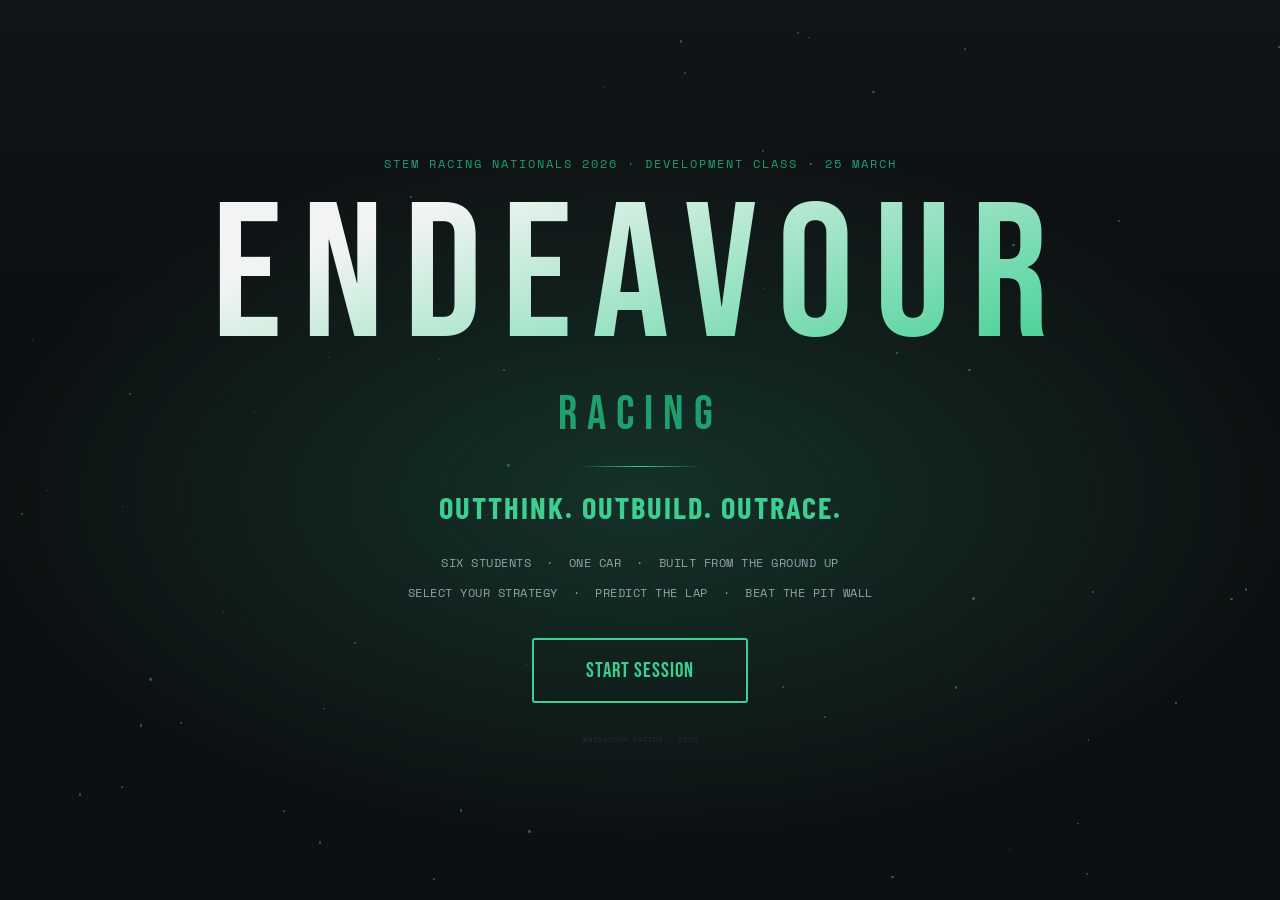
<file: precision-lap/index.html>
<!DOCTYPE html>
<html lang="en">
<head>
<meta charset="UTF-8">
<meta name="viewport" content="width=device-width, initial-scale=1.0">
<meta name="description" content="Precision Lap — Endeavour Racing lap timing and driver performance prediction app. Choose your tyre, fuel, ERS, and DRS setup to predict your lap time.">
<title>ENDEAVOUR RACING — PRECISION LAP</title>
<link href="fonts/fonts.css" rel="stylesheet">
<style>
/* ═══════════════ VARIABLES ═══════════════ */
:root {
  --brand:   #1f9e6e;
  --bright:  #3ccf91;
  --void:    #0d1012;
  --panel:   #161a1d;
  --border:  #283036;
  --dim:     #313a41;
  --mid:     #45515a;
  --white:   #f1f4f2;
  --muted:   #93a1a9;
  --amber:   #ffb300;
  --red:     #ff2d44;
  --blue:    #4da6ff;
  --purple:  #d06bff;
}

/* ═══════════════ RESET / BASE ═══════════════ */
*, *::before, *::after { box-sizing: border-box; margin: 0; padding: 0; }

html, body {
  width: 100%; height: 100%; overflow: hidden;
  background: var(--void);
  color: var(--white);
  font-family: 'Barlow Condensed', sans-serif;
}

/* ═══════════════ GLOBAL GRID ═══════════════ */
body::before {
  content: ''; position: fixed; inset: 0; z-index: 0; pointer-events: none;
  background: linear-gradient(180deg, rgba(255,255,255,.025), transparent 40%);
}

/* ═══════════════ SCANLINE ═══════════════ */
.scanline {
  display: none;
  position: fixed; inset: 0; z-index: 999; pointer-events: none;
  background:
    radial-gradient(circle at 0% 0%,   rgba(60,207,145,.18) 0%, transparent 40%),
    radial-gradient(circle at 100% 100%, rgba(60,207,145,.10) 0%, transparent 40%);
  animation: corner-pulse 4s ease-in-out infinite;
}
@keyframes corner-pulse {
  0%,100% { opacity:.6; }
  50%      { opacity:1;  }
}

/* ═══════════════ RAIN ═══════════════ */
#rain { position: fixed; inset: 0; z-index: 2; pointer-events: none; overflow: hidden; }
.rdrop {
  position: absolute; width: 1.5px; top: -100px;
  background: linear-gradient(to bottom, transparent, rgba(110,185,240,.4));
  animation: rfall linear infinite;
}
@keyframes rfall { to { transform: translateY(110vh); } }

/* ═══════════════ SCREENS ═══════════════ */
.screen {
  position: fixed; inset: 0; z-index: 10;
  display: flex; flex-direction: column;
  padding: clamp(14px,2.5vh,24px) clamp(18px,3.5vw,44px);
  opacity: 0; pointer-events: none;
  transition: opacity .32s ease, transform .32s ease;
  transform: translateY(8px);
  overflow-y: auto; overflow-x: hidden;
}
.screen.active { opacity: 1; pointer-events: all; transform: translateY(0); }
.screen.exit    { opacity: 0; transform: translateY(-8px); }

/* ═══════════════ PAGE HEADER ═══════════════ */
.page-header {
  display: flex;
  align-items: center;
  gap: clamp(12px,2vw,24px);
  flex-shrink: 0;
  padding-bottom: clamp(8px,1.4vh,14px);
  border-bottom: 1px solid var(--border);
  margin-bottom: clamp(10px,2vh,18px);
}
.logo-text {
  font-family: 'Bebas Neue', sans-serif;
  font-size: clamp(.85rem,1.6vw,1.1rem);
  letter-spacing: 1.5px; white-space: nowrap; flex-shrink: 0;
  color: var(--muted);
}
.logo-text em { color: var(--brand); font-style: normal; }
.page-title-center {
  flex: 1; display: flex; align-items: baseline; gap: clamp(8px,1.5vw,18px);
}
.page-title-main {
  font-family: 'Bebas Neue', sans-serif;
  font-size: clamp(1.3rem,3vw,2.2rem);
  letter-spacing: 2px; line-height: 1;
  color: var(--white); white-space: nowrap;
}
.page-title-sub {
  font-family: 'Space Mono', monospace;
  font-size: clamp(.4rem,.75vw,.54rem);
  letter-spacing: .5px; color: var(--muted);
  white-space: nowrap; overflow: hidden; text-overflow: ellipsis;
}
.page-header-right {
  display: flex; align-items: center; gap: 10px; flex-shrink: 0;
}
.logo-badge {
  font-family: 'Space Mono', monospace;
  font-size: clamp(.4rem,.72vw,.54rem);
  letter-spacing: 1px; color: var(--muted);
  border: 1px solid var(--border); border-radius: 2px;
  padding: 4px 10px; white-space: nowrap;
}

/* ═══════════════ PROGRESS PIPS ═══════════════ */
.progress {
  display: flex; align-items: center; gap: 5px;
  justify-content: flex-end; flex-shrink: 0;
  margin: 0;
}
.pip {
  width: clamp(28px,5vw,44px); height: 3px; border-radius: 3px;
  background: var(--dim); transition: background .4s, width .3s;
}
.pip.done    { background: var(--brand); }
.pip.current { background: var(--bright); width: clamp(38px,7vw,60px); }
.prog-label {
  font-family: 'Space Mono', monospace;
  font-size: clamp(.55rem,.9vw,.7rem);
  letter-spacing: 1px; color: var(--muted); text-align: center;
  flex-shrink: 0; margin-bottom: clamp(6px,1vh,10px);
}

/* ═══════════════ CONTEXT STRIP ═══════════════ */
.ctx {
  display: flex; align-items: center; justify-content: space-between;
  padding: clamp(8px,1.2vh,13px) clamp(14px,2.2vw,22px);
  background: var(--panel); border: 1px solid var(--border); border-radius: 5px;
  flex-shrink: 0; gap: 12px; margin-bottom: clamp(8px,1.5vh,14px);
}
.ctx-track {
  font-family: 'Bebas Neue', sans-serif;
  font-size: clamp(1.2rem,3.2vw,2rem); letter-spacing: 1px;
}
.ctx-right { display: flex; align-items: center; gap: 10px; flex-shrink: 0; }
.w-badge {
  font-family: 'Space Mono', monospace;
  font-size: clamp(.5rem,.9vw,.66rem); letter-spacing: .5px;
  padding: 5px 14px; border-radius: 20px; border: 1px solid; white-space: nowrap;
}
.w-dry   { border-color: var(--bright); color: var(--bright); background: rgba(47,186,136,.08); }
.w-light { border-color: #60a5fa;       color: #60a5fa;       background: rgba(96,165,250,.08); }
.w-heavy { border-color: #818cf8;       color: #818cf8;       background: rgba(129,140,248,.08); }
.w-fog   { border-color: #94a3b8;       color: #94a3b8;       background: rgba(148,163,184,.07); }
.ctx-ideal {
  font-family: 'Space Mono', monospace;
  font-size: clamp(.48rem,.78vw,.6rem); color: var(--muted);
}

/* ═══════════════ BUTTONS ═══════════════ */
.btn {
  font-family: 'Bebas Neue', sans-serif;
  font-size: clamp(1rem,2.2vw,1.3rem); letter-spacing: 1px;
  padding: clamp(13px,2vh,18px) clamp(28px,5vw,52px);
  border: 2px solid var(--brand); background: transparent; color: var(--brand);
  cursor: pointer; border-radius: 3px;
  position: relative; overflow: hidden; flex-shrink: 0;
  transition: color .18s, box-shadow .18s;
}
.btn::before {
  content: ''; position: absolute; inset: 0; z-index: -1;
  background: var(--brand); transform: scaleX(0);
  transform-origin: left; transition: transform .18s ease;
}
.btn:hover { color: var(--void); box-shadow: 0 0 32px rgba(60,207,145,.6); }
.btn:hover::before { transform: scaleX(1); }
.btn:active { transform: scale(.97); }

.btn-go  { border-color: var(--bright); color: var(--bright); }
.btn-go::before { background: var(--bright); }
.btn-go:hover { box-shadow: 0 0 36px rgba(60,207,145,.7); }

.btn-back { border-color: var(--dim); color: var(--muted); }
.btn-back::before { background: var(--dim); }
.btn-back:hover { color: var(--white); box-shadow: none; }

.btn-amber { border-color: var(--amber); color: var(--amber); }
.btn-amber::before { background: var(--amber); }

.row-c { display: flex; align-items: center; justify-content: center; gap: 14px; flex-wrap: wrap; flex-shrink: 0; }

/* ═══════════════ CARD ═══════════════ */
.card {
  background: var(--panel); border: 1px solid var(--border); border-radius: 6px;
  padding: clamp(12px,2vh,20px) clamp(14px,2.5vw,24px); flex-shrink: 0;
}
.card-lbl {
  font-family: 'Space Mono', monospace;
  font-size: clamp(.52rem,.85vw,.65rem); letter-spacing: 1px;
  color: var(--muted); margin-bottom: 8px;
}

/* ═══════════════ INPUT ═══════════════ */
.field {
  font-family: 'Space Mono', monospace;
  background: var(--panel); border: 2px solid var(--border); color: var(--white);
  border-radius: 4px; text-align: center; width: 100%; outline: none;
  transition: border-color .2s, box-shadow .2s;
}
.field:focus { border-color: var(--brand); box-shadow: 0 0 24px rgba(32,131,97,.28); }
.field.err { border-color: var(--red) !important; animation: shake .32s ease; }
@keyframes shake { 0%,100%{transform:translateX(0)} 25%{transform:translateX(-8px)} 75%{transform:translateX(8px)} }

/* ══════════════════════════════════════════
   INTRO
══════════════════════════════════════════ */
#intro {
  justify-content: center; align-items: center;
  gap: clamp(12px,2.5vh,24px);
  background: radial-gradient(ellipse 80% 60% at 50% 55%, rgba(60,207,145,.18) 0%, transparent 65%);
}
.intro-strap {
  font-family: 'Space Mono', monospace;
  font-size: clamp(.55rem,1.1vw,.74rem);
  letter-spacing: 2px; color: var(--brand); text-align: center;
}
.brand-e {
  font-family: 'Bebas Neue', sans-serif;
  font-size: clamp(5rem,18vw,12rem);
  line-height: .88; letter-spacing: clamp(4px,2vw,20px); text-align: center;
  background: linear-gradient(160deg, var(--white) 20%, var(--bright) 100%);
  -webkit-background-clip: text; -webkit-text-fill-color: transparent; background-clip: text;
  animation: brand-in .9s cubic-bezier(.34,1.56,.64,1) both;
}
@keyframes brand-in { from { opacity:0; transform:scale(.82) translateY(30px); } }
.brand-r {
  font-family: 'Bebas Neue', sans-serif;
  font-size: clamp(1.4rem,5vw,3rem);
  letter-spacing: clamp(4px,1.2vw,10px); color: var(--brand); text-align: center;
  animation: brand-in .9s .15s cubic-bezier(.34,1.56,.64,1) both;
}
.divider {
  width: 120px; height: 1px;
  background: linear-gradient(90deg, transparent, var(--bright), transparent);
}
.intro-copy {
  font-family: 'Space Mono', monospace;
  font-size: clamp(.58rem,1.2vw,.78rem); letter-spacing: .5px;
  color: var(--muted); text-align: center; line-height: 2.4;
}
.intro-tagline {
  font-family: 'Barlow Condensed', sans-serif; font-weight: 700;
  font-size: clamp(1.2rem,3vw,1.9rem);
  letter-spacing: 2px; text-align: center;
  color: var(--bright);
}
.star-field {
  position: absolute; inset: 0; z-index: -1; overflow: hidden; pointer-events: none;
}
.star {
  position: absolute; background: rgba(47,186,136,.5); border-radius: 50%;
  animation: twinkle linear infinite;
}
@keyframes twinkle { 0%,100%{opacity:.2} 50%{opacity:.8} }

/* ══════════════════════════════════════════
   DRIVER
══════════════════════════════════════════ */
#driver {
  justify-content: center; align-items: center;
  gap: clamp(10px,2vh,20px);
}
.initials-live {
  font-family: 'Bebas Neue', sans-serif;
  font-size: clamp(4rem,15vw,9rem);
  letter-spacing: clamp(14px,4vw,30px); color: var(--brand); text-align: center;
  text-shadow: none;
  transition: color .2s;
}
.init-field {
  font-size: clamp(1.6rem,4.5vw,2.4rem);
  padding: clamp(10px,1.5vh,14px) 20px; max-width: 220px; text-transform: uppercase;
}
.init-field::placeholder { letter-spacing: .5px; font-size: clamp(.85rem,2vw,1.1rem); color: var(--muted); }
.init-field:not(:placeholder-shown) { letter-spacing: 12px; }
.teams-grid {
  display: flex; gap: clamp(6px,1.2vw,10px); flex-wrap: wrap; justify-content: center;
}
.team-btn {
  padding: clamp(8px,1.2vh,12px) clamp(14px,2vw,20px);
  border: 2px solid var(--border); border-radius: 4px;
  background: var(--panel); cursor: pointer;
  display: flex; align-items: center; gap: 8px;
  font-family: 'Space Mono', monospace;
  font-size: clamp(.56rem,1vw,.72rem); letter-spacing: .5px; color: var(--muted);
  transition: all .2s;
}
.team-btn.sel { border-color: var(--white); color: var(--white); transform: scale(1.06); }
.team-dot { width: 11px; height: 11px; border-radius: 50%; flex-shrink: 0; }
.sec-lbl {
  font-family: 'Space Mono', monospace;
  font-size: clamp(.55rem,.88vw,.68rem); letter-spacing: 1.5px; color: var(--muted); text-align: center;
}

/* ══════════════════════════════════════════
   TRACK REVEAL
══════════════════════════════════════════ */
#reveal { justify-content: center; align-items: center; gap: clamp(10px,2vh,20px); }
.reveal-name {
  font-family: 'Bebas Neue', sans-serif;
  font-size: clamp(3rem,13vw,8rem);
  letter-spacing: clamp(4px,2vw,16px); text-align: center; line-height: 1;
  animation: reveal-in .6s cubic-bezier(.34,1.56,.64,1) both;
}
@keyframes reveal-in { from { opacity:0; transform:scale(.75); } }
.reveal-country {
  font-family: 'Space Mono', monospace;
  font-size: clamp(.6rem,1.1vw,.76rem); letter-spacing: 1px;
  color: var(--muted); text-align: center;
}
.reveal-map {
  width: min(75vw, 500px); height: clamp(100px,20vh,180px);
  display: flex; align-items: center; justify-content: center;
}
.reveal-map svg { width: 100%; height: 100%; }
.reveal-stats {
  display: flex; gap: clamp(10px,3vw,30px); justify-content: center; flex-wrap: wrap;
}
.rstat { text-align: center; }
.rstat-val {
  font-family: 'Bebas Neue', sans-serif;
  font-size: clamp(1.3rem,3.5vw,2.2rem); color: var(--bright);
}
.rstat-lbl {
  font-family: 'Space Mono', monospace;
  font-size: clamp(.52rem,.82vw,.62rem); letter-spacing: 1px; color: var(--muted); margin-top: 3px;
}
.tip-card {
  max-width: 520px; text-align: center;
  background: var(--panel); border: 1px solid var(--border); border-left: 3px solid var(--brand);
  border-radius: 4px; padding: clamp(10px,1.5vh,16px) clamp(16px,2.5vw,28px);
  font-family: 'Space Mono', monospace;
  font-size: clamp(.58rem,.95vw,.7rem); color: var(--muted); letter-spacing: .5px; line-height: 1.9;
}

/* ══════════════════════════════════════════
   SHARED STEP PAGE
══════════════════════════════════════════ */
.step-head {
  text-align: center; flex-shrink: 0;
  margin-bottom: clamp(8px,1.5vh,14px);
}
.step-num {
  font-family: 'Space Mono', monospace;
  font-size: clamp(.55rem,.88vw,.7rem); letter-spacing: 1.5px;
  color: var(--brand); margin-bottom: 4px;
}
.step-title {
  font-family: 'Bebas Neue', sans-serif;
  font-size: clamp(2.5rem,8vw,5.5rem); letter-spacing: 2px;
  line-height: 1;
}

/* ══════════════════════════════════════════
   STEP 1 — TYRE
══════════════════════════════════════════ */
#s-tyre { gap: clamp(8px,1.4vh,14px); }
.tyre-stage {
  flex: 1; display: flex; align-items: center; justify-content: center;
  gap: clamp(10px,2.5vw,32px); flex-wrap: wrap;
}
.tyre-item {
  display: flex; flex-direction: column; align-items: center;
  gap: clamp(8px,1.2vh,14px); cursor: pointer;
  transition: transform .22s;
}
.tyre-item:hover { transform: translateY(-8px); }
.tyre-circle {
  width: clamp(90px,14vw,140px); height: clamp(90px,14vw,140px);
  border-radius: 50%; border: 4px solid rgba(255,255,255,.1);
  display: flex; align-items: center; justify-content: center;
  font-family: 'Bebas Neue', sans-serif; font-size: clamp(1.6rem,3.5vw,2.6rem);
  font-weight: 900; transition: all .22s; position: relative;
}
.tyre-circle::after {
  content: ''; position: absolute; inset: -6px; border-radius: 50%;
  border: 2px solid transparent; transition: border-color .22s;
}
.tyre-item.sel .tyre-circle {
  border-color: white; transform: scale(1.15);
  box-shadow: 0 0 0 3px rgba(255,255,255,.12), 0 0 36px rgba(255,255,255,.22);
}
.tyre-item.sel .tyre-circle::after { border-color: rgba(255,255,255,.3); }
.tyre-label {
  font-family: 'Bebas Neue', sans-serif;
  font-size: clamp(1rem,2.2vw,1.35rem); letter-spacing: .5px;
  color: var(--muted); transition: color .22s;
}
.tyre-item.sel .tyre-label { color: var(--white); }
.tyre-desc {
  font-family: 'Space Mono', monospace;
  font-size: clamp(.52rem,.88vw,.62rem); color: var(--muted);
  text-align: center; max-width: clamp(90px,12vw,140px); line-height: 1.7;
}
.tyre-item.sel .tyre-desc { color: rgba(228,240,235,.5); }
/* tyre colours */
.tc-s { background: #cc0000; color: #fff; }
.tc-m { background: #d4a000; color: #000; }
.tc-h { background: #d8d8d8; color: #111; }
.tc-i { background: #1a9e2a; color: #fff; }
.tc-w { background: #1a5aee; color: #fff; }

/* ══════════════════════════════════════════
   STEP 2 — FUEL
══════════════════════════════════════════ */
#s-fuel { gap: clamp(8px,1.4vh,14px); }
.fuel-stage {
  flex: 1; display: flex; align-items: flex-end; justify-content: center;
  gap: clamp(16px,4vw,50px); padding-bottom: clamp(10px,2vh,24px);
}
.fuel-item {
  display: flex; flex-direction: column; align-items: center;
  gap: clamp(8px,1.3vh,14px); cursor: pointer;
  transition: transform .22s;
}
.fuel-item:hover { transform: translateY(-6px); }
.fuel-column {
  width: clamp(65px,10vw,95px); height: clamp(140px,26vh,230px);
  background: var(--dim); border-radius: 6px 6px 4px 4px;
  overflow: hidden; border: 1px solid var(--border); position: relative;
}
.fuel-fill {
  position: absolute; bottom: 0; left: 0; right: 0;
  background: linear-gradient(to top, #ff9500, #ffe040);
  border-radius: 0 0 3px 3px; transition: height .5s cubic-bezier(.25,.46,.45,.94);
}
.fuel-fill::after {
  content: ''; position: absolute; top: 0; left: 0; right: 0;
  height: 3px; background: rgba(255,255,255,.3);
  animation: fuel-slosh 2s ease-in-out infinite;
}
@keyframes fuel-slosh { 0%,100%{opacity:.3} 50%{opacity:.8} }
.fuel-item.sel .fuel-column {
  border-color: var(--amber);
  box-shadow: 0 0 24px rgba(245,166,35,.3);
}
.fuel-item.sel .fuel-fill {
  background: linear-gradient(to top, #ffaa00, #ffee55);
  box-shadow: 0 -4px 16px rgba(245,166,35,.4);
}
.fuel-tag {
  font-family: 'Bebas Neue', sans-serif;
  font-size: clamp(1.3rem,2.8vw,1.9rem); letter-spacing: 1px; color: var(--muted);
  transition: color .2s;
}
.fuel-item.sel .fuel-tag { color: var(--amber); }
.fuel-effect {
  font-family: 'Space Mono', monospace;
  font-size: clamp(.52rem,.85vw,.65rem); color: var(--muted);
  text-align: center; letter-spacing: .5px; transition: color .2s;
}
.fuel-item.sel .fuel-effect { color: rgba(245,166,35,.65); }

/* ══════════════════════════════════════════
   STEP 3 — ERS
══════════════════════════════════════════ */
#s-ers { gap: clamp(8px,1.4vh,14px); }
.sys-stage {
  flex: 1; display: flex; align-items: center; justify-content: center;
}
.sys-toggle-card {
  display: flex; flex-direction: column; align-items: center;
  gap: clamp(16px,3vh,28px); cursor: pointer;
  padding: clamp(28px,5vh,50px) clamp(40px,8vw,80px);
  border: 2px solid var(--border); border-radius: 8px;
  background: var(--panel); max-width: 400px; width: 100%;
  transition: all .25s;
}
.sys-toggle-card:hover { border-color: var(--mid); }
.sys-icon-wrap {
  width: clamp(80px,14vw,120px); height: clamp(80px,14vw,120px);
  border-radius: 50%; border: 3px solid var(--border);
  display: flex; align-items: center; justify-content: center;
  font-size: clamp(2rem,5vw,3.5rem); transition: all .25s;
  background: var(--panel);
}
.sys-toggle-card.on { border-color: var(--bright); background: rgba(47,186,136,.06); }
.sys-toggle-card.on .sys-icon-wrap {
  border-color: var(--bright); background: rgba(47,186,136,.1);
  box-shadow: 0 0 30px rgba(47,186,136,.35);
  animation: pulse-on 2s ease-in-out infinite;
}
@keyframes pulse-on { 0%,100%{box-shadow:0 0 20px rgba(60,207,145,.4)} 50%{box-shadow:0 0 55px rgba(60,207,145,.85)} }
.sys-name {
  font-family: 'Bebas Neue', sans-serif;
  font-size: clamp(2.4rem,7vw,4.4rem); letter-spacing: 2px;
  transition: color .25s;
}
.sys-toggle-card.on .sys-name { color: var(--bright); }
.sys-state {
  font-family: 'Space Mono', monospace;
  font-size: clamp(.6rem,1.1vw,.78rem); letter-spacing: 1.5px;
  color: var(--muted); transition: color .25s;
}
.sys-toggle-card.on .sys-state { color: var(--bright); }
.sys-switch {
  width: clamp(56px,9vw,72px); height: clamp(28px,4.5vw,36px);
  border-radius: 20px; background: var(--dim); border: 2px solid var(--border);
  position: relative; transition: all .25s;
}
.sys-toggle-card.on .sys-switch { background: rgba(47,186,136,.2); border-color: var(--bright); }
.sys-knob {
  position: absolute; top: 3px; left: 3px;
  width: calc(clamp(28px,4.5vw,36px) - 10px); height: calc(clamp(28px,4.5vw,36px) - 10px);
  border-radius: 50%; background: var(--muted); transition: all .25s;
}
.sys-toggle-card.on .sys-knob { background: var(--bright); left: calc(100% - clamp(28px,4.5vw,36px) + 5px); }
.sys-effect {
  font-family: 'Space Mono', monospace;
  font-size: clamp(.56rem,.95vw,.72rem); color: var(--muted);
  text-align: center; line-height: 1.8; letter-spacing: .4px;
  transition: color .25s;
}
.sys-toggle-card.on .sys-effect { color: rgba(47,186,136,.55); }

/* ERS particles */
.ers-sparks {
  position: absolute; inset: 0; pointer-events: none; overflow: hidden;
  display: none; z-index: 20;
}
.ers-sparks.active { display: block; }
.spark {
  position: absolute; width: 2px; height: 2px; border-radius: 50%;
  background: var(--bright);
  animation: spark-fly linear forwards;
}
@keyframes spark-fly {
  0%   { opacity: 1; transform: translate(0,0) scale(1); }
  100% { opacity: 0; transform: translate(var(--sx), var(--sy)) scale(0); }
}

/* ══════════════════════════════════════════
   STEP 4 — DRS
══════════════════════════════════════════ */
#s-drs { gap: clamp(8px,1.4vh,14px); }
.drs-toggle-card {
  display: flex; flex-direction: column; align-items: center;
  gap: clamp(16px,3vh,28px); cursor: pointer;
  padding: clamp(28px,5vh,50px) clamp(40px,8vw,80px);
  border: 2px solid var(--border); border-radius: 8px;
  background: var(--panel); max-width: 400px; width: 100%;
  transition: all .25s;
}
.drs-toggle-card:hover { border-color: var(--mid); }
.drs-toggle-card.on { border-color: #60a5fa; background: rgba(96,165,250,.05); }
.drs-toggle-card.on .sys-icon-wrap {
  border-color: #60a5fa; background: rgba(96,165,250,.1);
  box-shadow: 0 0 30px rgba(96,165,250,.35);
  animation: pulse-drs 2s ease-in-out infinite;
}
@keyframes pulse-drs { 0%,100%{box-shadow:0 0 20px rgba(96,165,250,.3)} 50%{box-shadow:0 0 45px rgba(96,165,250,.6)} }
.drs-toggle-card.on .sys-name { color: #60a5fa; }
.drs-toggle-card.on .sys-state { color: #60a5fa; }
.drs-toggle-card.on .sys-switch { background: rgba(96,165,250,.2); border-color: #60a5fa; }
.drs-toggle-card.on .sys-knob { background: #60a5fa; left: calc(100% - clamp(28px,4.5vw,36px) + 5px); }
.drs-toggle-card.on .sys-effect { color: rgba(96,165,250,.55); }
.drs-zone-tag {
  font-family: 'Bebas Neue', sans-serif;
  font-size: clamp(.75rem,1.7vw,1rem); letter-spacing: .5px;
  color: var(--muted); margin-top: -8px; transition: color .25s;
}
.drs-toggle-card.on .drs-zone-tag { color: #60a5fa; }

/* ══════════════════════════════════════════
   STEP 5 — PREDICTION
══════════════════════════════════════════ */
#s-predict { gap: clamp(8px,1.4vh,14px); }
.predict-summary {
  display: flex; gap: clamp(6px,1.5vw,14px);
  justify-content: center; flex-wrap: wrap; flex-shrink: 0;
}
.psbox {
  text-align: center;
  padding: clamp(8px,1.2vh,12px) clamp(12px,2vw,18px);
  background: var(--panel); border: 1px solid var(--border); border-radius: 4px;
  min-width: clamp(70px,12vw,110px);
}
.psbox-lbl {
  font-family: 'Space Mono', monospace;
  font-size: clamp(.52rem,.82vw,.65rem); letter-spacing: 1px; color: var(--muted); margin-bottom: 5px;
}
.psbox-val {
  font-family: 'Bebas Neue', sans-serif;
  font-size: clamp(1.1rem,2.4vw,1.6rem); letter-spacing: .5px;
}
.predict-center {
  flex: 1; display: flex; flex-direction: column;
  align-items: center; justify-content: center;
  gap: clamp(12px,2vh,22px);
}
.predict-subtitle {
  font-family: 'Space Mono', monospace;
  font-size: clamp(.6rem,1.1vw,.78rem); letter-spacing: 1.5px; color: var(--muted); text-align: center;
}
.predict-big {
  font-size: clamp(3rem,10vw,6rem); font-weight: 700; letter-spacing: 3px;
  padding: clamp(14px,2.5vh,24px) 32px;
  width: min(90%, 420px); border-radius: 6px;
}
.predict-big::placeholder {
  font-size: clamp(1rem,2.2vw,1.4rem);
  letter-spacing: 1px; color: var(--muted); font-weight: 400;
}
.predict-big:not(:placeholder-shown) {
  font-size: clamp(3rem,10vw,6rem);
  letter-spacing: 3px; font-weight: 700;
}
.predict-unit {
  font-family: 'Space Mono', monospace;
  font-size: clamp(.58rem,1vw,.74rem); letter-spacing: 2px; color: var(--muted);
}
.predict-hint {
  font-family: 'Space Mono', monospace;
  font-size: clamp(.58rem,1vw,.74rem); color: var(--muted);
  letter-spacing: .5px; line-height: 1.8; text-align: center;
}
.predict-hint b { color: var(--amber); }

/* ══════════════════════════════════════════
   COUNTDOWN
══════════════════════════════════════════ */
#countdown { justify-content: center; align-items: center; }
.cd-inner { flex: 1; display: flex; flex-direction: column; align-items: center; justify-content: center; gap: 14px; }
.cd-num {
  font-family: 'Bebas Neue', sans-serif;
  font-size: clamp(22vw,44vh,38vw); line-height: 1;
  color: var(--bright); text-shadow: none;
  transition: color .2s;
}
.cd-lbl {
  font-family: 'Space Mono', monospace;
  font-size: clamp(.65rem,1.3vw,.85rem); letter-spacing: 2px; color: var(--muted);
}
.cd-flash {
  position: fixed; inset: 0; background: var(--bright); opacity: 0; z-index: 500; pointer-events: none;
  transition: opacity .12s;
}
.cd-flash.on { opacity: .12; }

/* ══════════════════════════════════════════
   RESULT
══════════════════════════════════════════ */
#result { gap: clamp(8px,1.4vh,14px); justify-content: center; }
.medal {
  font-family: 'Bebas Neue', sans-serif;
  font-size: clamp(3.5rem,10vw,6rem); text-align: center; letter-spacing: 1.5px;
  animation: medal-pop .65s cubic-bezier(.34,1.56,.64,1) both;
}
@keyframes medal-pop { from { opacity:0; transform:scale(0) rotate(-20deg); } }
.grade-line {
  font-family: 'Bebas Neue', sans-serif;
  font-size: clamp(1.8rem,5.5vw,3.5rem); letter-spacing: 2px; text-align: center;
}
.times-row { display: grid; grid-template-columns: 1fr 1fr; gap: 10px; flex-shrink: 0; }
.t-box {
  text-align: center;
  padding: clamp(10px,1.5vh,15px);
  background: var(--panel); border: 1px solid var(--border); border-radius: 5px;
}
.t-lbl { font-family: 'Space Mono', monospace; font-size: clamp(.52rem,.82vw,.65rem); letter-spacing: 1px; color: var(--muted); margin-bottom: 5px; }
.t-val { font-family: 'Space Mono', monospace; font-size: clamp(.9rem,2.3vw,1.45rem); font-weight: 700; }
.delta-card { flex-shrink: 0; }
.delta-track { height: 9px; background: var(--dim); border-radius: 5px; overflow: hidden; margin-bottom: 8px; }
.delta-fill { height: 100%; border-radius: 5px; width: 0; transition: width 1.2s cubic-bezier(.25,.46,.45,.94); }
.delta-lbl { font-family: 'Space Mono', monospace; font-size: clamp(.6rem,1vw,.76rem); text-align: center; letter-spacing: .5px; }
.pts-line {
  font-family: 'Bebas Neue', sans-serif;
  font-size: clamp(2.5rem,7vw,4.5rem); text-align: center; letter-spacing: 1.5px;
}
.breakdown {
  font-family: 'Space Mono', monospace;
  font-size: clamp(.52rem,.85vw,.66rem); color: var(--muted);
  text-align: center; line-height: 2.1; letter-spacing: .4px; flex-shrink: 0;
}
.ev-notice { color: var(--amber); font-weight: 700; }

/* ══════════════════════════════════════════
   LEADERBOARD
══════════════════════════════════════════ */
#leaderboard { gap: clamp(10px,1.8vh,16px); }
.lb-list { flex: 1; overflow-y: auto; display: flex; flex-direction: column; gap: 8px; min-height: 0; }
.lb-row {
  display: flex; align-items: center; gap: clamp(10px,2vw,16px);
  padding: clamp(10px,1.5vh,14px) clamp(14px,2.2vw,20px);
  background: var(--panel); border: 1px solid var(--border);
  border-left-width: 4px; border-radius: 5px; transition: transform .18s;
}
.lb-row:hover { transform: translateX(5px); }
.lb-pos { font-family: 'Bebas Neue', sans-serif; font-size: clamp(1.1rem,2.5vw,1.5rem); width: 28px; text-align: center; color: var(--muted); flex-shrink: 0; }
.lb-pos.g { color: #ffd700; } .lb-pos.s { color: #c0c0c0; } .lb-pos.b { color: #cd7f32; }
.lb-info { flex: 1; min-width: 0; }
.lb-init { font-family: 'Bebas Neue', sans-serif; font-size: clamp(1rem,2.4vw,1.4rem); letter-spacing: 1px; }
.lb-meta { font-family: 'Space Mono', monospace; font-size: clamp(.5rem,.8vw,.6rem); color: var(--muted); margin-top: 2px; white-space: nowrap; overflow: hidden; text-overflow: ellipsis; }
.lb-pts { font-family: 'Bebas Neue', sans-serif; font-size: clamp(.95rem,2.3vw,1.35rem); color: var(--brand); letter-spacing: .5px; flex-shrink: 0; }
.lb-empty { font-family: 'Space Mono', monospace; font-size: .58rem; color: var(--muted); text-align: center; padding: 60px 0; letter-spacing: 1.5px; }

/* ════ SESSION LAP TABLE ════ */
.session-tbl-wrap { flex-shrink: 0; margin-top: 6px; }
.session-tbl-hdr { font-family: 'Space Mono', monospace; font-size: clamp(.44rem,.7vw,.55rem); letter-spacing: 1px; color: var(--muted); text-transform: uppercase; text-align: center; margin-bottom: 6px; }
.session-tbl { width: 100%; border-collapse: collapse; }
.session-tbl th { font-family: 'Space Mono', monospace; font-size: clamp(.42rem,.65vw,.5rem); letter-spacing: .5px; color: var(--muted); text-transform: uppercase; padding: 4px 8px; border-bottom: 1px solid var(--border); text-align: center; }
.session-tbl td { font-family: 'Space Mono', monospace; font-size: clamp(.5rem,.8vw,.6rem); padding: 5px 8px; text-align: center; border-bottom: 1px solid rgba(15,42,28,.6); color: var(--white); }
.session-tbl tr:last-child td { border-bottom: none; }
.session-tbl tr:hover td { background: rgba(60,207,145,.04); }
.session-tbl td.sess-pos { color: var(--muted); }
.session-tbl td.sess-ini { font-family: 'Bebas Neue', sans-serif; font-size: clamp(.65rem,1.2vw,.9rem); letter-spacing: .5px; color: var(--white); }
.session-tbl td.sess-track { color: var(--muted); font-size: clamp(.4rem,.62vw,.48rem); }
.session-tbl td.sess-actual { color: var(--bright); }
.session-tbl td.sess-delta-good { color: var(--bright); }
.session-tbl td.sess-delta-ok { color: var(--amber); }
.session-tbl td.sess-delta-bad { color: #ff6b6b; }
.session-tbl td.sess-pts { color: var(--brand); font-family: 'Bebas Neue', sans-serif; font-size: clamp(.6rem,1.1vw,.82rem); letter-spacing: 1px; }
.sess-new { animation: sess-flash .8s ease; }
@keyframes sess-flash { 0%,100%{background:transparent} 40%{background:rgba(60,207,145,.12)} }

/* ── HIDE NUMBER INPUT SPINNERS ── */
input[type=number]::-webkit-outer-spin-button,
input[type=number]::-webkit-inner-spin-button {
  -webkit-appearance: none; margin: 0;
}
input[type=number] { -moz-appearance: textfield; }
</style>
</head>
<body>

<div class="scanline"></div>
<div id="rain"></div>
<div class="cd-flash" id="flash"></div>
<div class="ers-sparks" id="ersSparks"></div>

<!-- ══════════════════ INTRO ══════════════════ -->
<div id="intro" class="screen active">
  <div class="star-field" id="stars"></div>
  <div class="intro-strap">STEM RACING NATIONALS 2026 · DEVELOPMENT CLASS · 25 MARCH</div>
  <div class="brand-e">ENDEAVOUR</div>
  <div class="brand-r">RACING</div>
  <div class="row-c"><div class="divider"></div></div>
  <div class="intro-tagline">OUTTHINK. OUTBUILD. OUTRACE.</div>
  <div class="intro-copy">
    SIX STUDENTS &nbsp;·&nbsp; ONE CAR &nbsp;·&nbsp; BUILT FROM THE GROUND UP<br>
    SELECT YOUR STRATEGY &nbsp;·&nbsp; PREDICT THE LAP &nbsp;·&nbsp; BEAT THE PIT WALL
  </div>
  <button class="btn btn-go" onclick="boot()" style="align-self:center; margin-top:8px;">
    START SESSION
  </button>
  <div style="font-family:'Space Mono',monospace;font-size:clamp(.3rem,.65vw,.44rem);
    letter-spacing: 1px;color:var(--border);text-align:center;margin-top:8px;">
    ENDEAVOUR RACING · 2026
  </div>
</div>

<!-- ══════════════════ DRIVER ══════════════════ -->
<div id="driver" class="screen">
  <div class="page-header">
    <div class="logo-text">ENDEAVOUR <em>RACING</em></div>
    <div class="page-title-center">
      <div class="page-title-main">DRIVER REGISTRATION</div>
      <div class="page-title-sub">ENTER YOUR DETAILS TO BEGIN</div>
    </div>
    <div class="page-header-right">
      <div class="logo-badge">SESSION START</div>
      
    </div>
  </div>
  <div style="flex:1;display:grid;grid-template-rows:1fr auto 1fr;gap:0;min-height:0;">
    <!-- Top: initials input -->
    <div style="display:flex;flex-direction:column;align-items:center;justify-content:center;gap:clamp(10px,2vh,18px);">
      <div class="sec-lbl">DRIVER INITIALS</div>
      <div class="initials-live" id="initLive">?</div>
      <input id="initInput" class="field init-field" maxlength="3"
        placeholder="e.g. HAM" autocomplete="off" oninput="onInit()">
    </div>
    <!-- Middle: divider -->
    <div style="border-top:1px solid var(--border);margin:0 0 0 0;"></div>
    <!-- Bottom: team selection -->
    <div style="display:flex;flex-direction:column;align-items:center;justify-content:center;gap:clamp(10px,2vh,16px);">
      <div class="sec-lbl">SELECT YOUR TEAM</div>
      <div class="teams-grid" id="teamsGrid"></div>
      <button class="btn" onclick="confirmDriver()" style="margin-top:4px;">CONFIRM DRIVER →</button>
    </div>
  </div>
</div>

<!-- ══════════════════ TRACK REVEAL ══════════════════ -->
<div id="reveal" class="screen">
  <div class="page-header">
    <div class="logo-text">ENDEAVOUR <em>RACING</em></div>
    <div class="page-title-center">
      <div class="page-title-main">YOUR CIRCUIT</div>
      <div class="page-title-sub">STUDY THE TRACK BEFORE BUILDING YOUR STRATEGY</div>
    </div>
    <div class="page-header-right">
      <div class="logo-badge">CIRCUIT REVEAL</div>
      
    </div>
  </div>
  <div style="flex:1;display:flex;flex-direction:column;min-height:0;gap:0;">
    <div style="display:flex;align-items:center;justify-content:space-between;flex:1;gap:clamp(16px,3vw,40px);min-height:0;">
      <!-- Left: name + stats + tip -->
      <div style="flex:1;display:flex;flex-direction:column;justify-content:center;gap:clamp(10px,2vh,18px);">
        <div class="reveal-name" id="revName">—</div>
        <div class="reveal-country" id="revCountry">—</div>
        <div class="reveal-stats" id="revStats"></div>
        <div class="tip-card" id="revTip">—</div>
      </div>
      <!-- Right: track map -->
      <div style="flex:1;display:flex;align-items:center;justify-content:center;">
        <div class="reveal-map" id="revMap" style="width:100%;height:clamp(140px,28vh,260px);"></div>
      </div>
    </div>
    <div class="row-c" style="padding-top:clamp(10px,2vh,18px);padding-bottom:4px;flex-shrink:0;border-top:1px solid var(--border);margin-top:clamp(10px,2vh,18px);">
      <button class="btn btn-go" onclick="goStep('s-tyre',1)">BEGIN STRATEGY →</button>
    </div>
  </div>
</div>

<!-- ══════════════════ STEP 1: TYRE ══════════════════ -->
<div id="s-tyre" class="screen">
  <div class="page-header">
    <div class="logo-text">ENDEAVOUR <em>RACING</em></div>
    <div class="page-title-center">
      <div class="page-title-main">TYRE COMPOUND</div>
      <div class="page-title-sub">STRATEGY DECISION 01 OF 05 · CHOOSE YOUR RUBBER</div>
    </div>
    <div class="page-header-right">
      <div class="logo-badge w-badge" id="wBadge1"></div>
      <div class="progress" id="prog1" style="justify-content:flex-end;margin:0;"><div class="pip current"></div><div class="pip "></div><div class="pip "></div><div class="pip "></div><div class="pip "></div></div>
    </div>
  </div>
  <div class="ctx" id="ctx1"></div>
  <div class="tyre-stage" id="tyrePicker"></div>
  <div class="row-c" style="padding-bottom:4px;">
    <button class="btn btn-back" onclick="go('reveal')">← BACK</button>
    <button class="btn btn-go" onclick="confirmTyre()">CONFIRM COMPOUND →</button>
  </div>
</div>

<!-- ══════════════════ STEP 2: FUEL ══════════════════ -->
<div id="s-fuel" class="screen">
  <div class="page-header">
    <div class="logo-text">ENDEAVOUR <em>RACING</em></div>
    <div class="page-title-center">
      <div class="page-title-main">FUEL LOAD</div>
      <div class="page-title-sub">STRATEGY DECISION 02 OF 05 · SET YOUR FUEL WEIGHT</div>
    </div>
    <div class="page-header-right">
      <div class="logo-badge w-badge" id="wBadge2"></div>
      <div class="progress" id="prog2" style="justify-content:flex-end;margin:0;"><div class="pip done"></div><div class="pip current"></div><div class="pip "></div><div class="pip "></div><div class="pip "></div></div>
    </div>
  </div>
  <div class="ctx" id="ctx2"></div>
  <div class="fuel-stage" id="fuelPicker"></div>
  <div class="row-c" style="padding-bottom:4px;">
    <button class="btn btn-back" onclick="goStep('s-tyre',1)">← BACK</button>
    <button class="btn btn-go" onclick="confirmFuel()">CONFIRM FUEL →</button>
  </div>
</div>

<!-- ══════════════════ STEP 3: ERS ══════════════════ -->
<div id="s-ers" class="screen">
  <div class="page-header">
    <div class="logo-text">ENDEAVOUR <em>RACING</em></div>
    <div class="page-title-center">
      <div class="page-title-main">DEPLOY ERS?</div>
      <div class="page-title-sub">STRATEGY DECISION 03 OF 05 · ENERGY RECOVERY SYSTEM</div>
    </div>
    <div class="page-header-right">
      <div class="logo-badge w-badge" id="wBadge3"></div>
      <div class="progress" id="prog3" style="justify-content:flex-end;margin:0;"><div class="pip done"></div><div class="pip done"></div><div class="pip current"></div><div class="pip "></div><div class="pip "></div></div>
    </div>
  </div>
  <div class="ctx" id="ctx3"></div>
  <div class="sys-stage">
    <div class="sys-toggle-card" id="ersCard" onclick="toggleERS()">
      <div class="sys-icon-wrap"><svg width="40" height="40" viewBox="0 0 40 40" fill="none"><polygon points="20,4 36,13 36,27 20,36 4,27 4,13" stroke="currentColor" stroke-width="2.5" fill="none"/><line x1="20" y1="12" x2="20" y2="20" stroke="currentColor" stroke-width="2.5"/><line x1="14" y1="20" x2="26" y2="20" stroke="currentColor" stroke-width="2.5"/><line x1="20" y1="20" x2="20" y2="28" stroke="currentColor" stroke-width="2.5"/></svg></div>
      <div class="sys-name">ERS</div>
      <div class="sys-switch"><div class="sys-knob"></div></div>
      <div class="sys-state" id="ersState">OFFLINE</div>
      <div class="sys-effect">Energy Recovery System<br>Harvests braking energy · deploys on straights<br><strong id="ersEffect">−0.9s per lap if deployed</strong></div>
    </div>
  </div>
  <div class="row-c" style="padding-bottom:4px;">
    <button class="btn btn-back" onclick="goStep('s-fuel',2)">← BACK</button>
    <button class="btn btn-go" onclick="goStep('s-drs',4)">CONFIRM ERS →</button>
  </div>
</div>

<!-- ══════════════════ STEP 4: DRS ══════════════════ -->
<div id="s-drs" class="screen">
  <div class="page-header">
    <div class="logo-text">ENDEAVOUR <em>RACING</em></div>
    <div class="page-title-center">
      <div class="page-title-main">ACTIVATE DRS?</div>
      <div class="page-title-sub">STRATEGY DECISION 04 OF 05 · DRAG REDUCTION SYSTEM</div>
    </div>
    <div class="page-header-right">
      <div class="logo-badge w-badge" id="wBadge4"></div>
      <div class="progress" id="prog4" style="justify-content:flex-end;margin:0;"><div class="pip done"></div><div class="pip done"></div><div class="pip done"></div><div class="pip current"></div><div class="pip "></div></div>
    </div>
  </div>
  <div class="ctx" id="ctx4"></div>
  <div class="sys-stage">
    <div class="drs-toggle-card" id="drsCard" onclick="toggleDRS()">
      <div class="sys-icon-wrap" style="border-color:var(--border)"><svg width="40" height="40" viewBox="0 0 40 40" fill="none"><rect x="6" y="14" width="28" height="6" rx="1" stroke="currentColor" stroke-width="2.5" fill="none"/><rect x="6" y="14" width="28" height="6" rx="1" stroke="currentColor" stroke-width="2.5" fill="none"/><line x1="10" y1="20" x2="10" y2="30" stroke="currentColor" stroke-width="2.5"/><line x1="30" y1="20" x2="30" y2="30" stroke="currentColor" stroke-width="2.5"/><line x1="20" y1="8" x2="20" y2="14" stroke="currentColor" stroke-width="2.5"/><path d="M14 8 L20 3 L26 8" stroke="currentColor" stroke-width="2.5" fill="none"/></svg></div>
      <div class="sys-name">DRS</div>
      <div class="sys-switch"><div class="sys-knob"></div></div>
      <div class="sys-state" id="drsState">OFFLINE</div>
      <div class="drs-zone-tag" id="drsZoneTag">— DRS ZONES</div>
      <div class="sys-effect" id="drsEffect">Drag Reduction System<br>Opens rear wing on designated zones<br>—</div>
    </div>
  </div>
  <div class="row-c" style="padding-bottom:4px;">
    <button class="btn btn-back" onclick="goStep('s-ers',3)">← BACK</button>
    <button class="btn btn-go" onclick="goStep('s-predict',5)">CONFIRM DRS →</button>
  </div>
</div>

<!-- ══════════════════ STEP 5: PREDICTION ══════════════════ -->
<div id="s-predict" class="screen">
  <div class="page-header">
    <div class="logo-text">ENDEAVOUR <em>RACING</em></div>
    <div class="page-title-center">
      <div class="page-title-main">PREDICT THE LAP</div>
      <div class="page-title-sub">STRATEGY DECISION 05 OF 05 · ENTER YOUR LAP TIME</div>
    </div>
    <div class="page-header-right">
      <div class="logo-badge w-badge" id="wBadge5"></div>
      <div class="progress" id="prog5" style="justify-content:flex-end;margin:0;"><div class="pip done"></div><div class="pip done"></div><div class="pip done"></div><div class="pip done"></div><div class="pip current"></div></div>
    </div>
  </div>
  <div class="ctx" id="ctx5"></div>
  <div class="predict-summary" id="predSummary"></div>
  <div class="predict-center">
    <div class="step-title" style="font-size:clamp(1.5rem,4.5vw,3rem);">PREDICT THE LAP</div>
    <div class="predict-subtitle">ENTER YOUR EXPECTED LAP TIME</div>
    <div class="predict-unit">SECONDS</div>
    <input id="guessInput" class="field predict-big" type="number" step="0.1" min="10" max="350" placeholder="e.g. 87.4 seconds" autocomplete="off">
    <div class="predict-hint" id="predHint">—</div>
  </div>
  <div class="row-c" style="padding-bottom:4px;">
    <button class="btn btn-back" onclick="goStep('s-drs',4)">← BACK</button>
    <button class="btn btn-go" onclick="execute()">EXECUTE STRATEGY</button>
  </div>
</div>

<!-- ══════════════════ COUNTDOWN ══════════════════ -->
<div id="countdown" class="screen">
  <div class="page-header">
    <div class="logo-text">ENDEAVOUR <em>RACING</em></div>
    <div class="page-title-center">
      <div class="page-title-main">COMPUTING</div>
      <div class="page-title-sub">ANALYSING YOUR STRATEGY AGAINST RACE CONDITIONS</div>
    </div>
    <div class="page-header-right">
      
      
    </div>
  </div>
  <div class="cd-inner">
    <div class="cd-num" id="cdNum">3</div>
    <div class="cd-lbl" id="cdLbl">ANALYSING STRATEGY</div>
  </div>
</div>

<!-- ══════════════════ RESULT ══════════════════ -->
<div id="result" class="screen">
  <div class="page-header">
    <div class="logo-text">ENDEAVOUR <em>RACING</em></div>
    <div class="page-title-center">
      <div class="page-title-main">RACE RESULT</div>
      <div class="page-title-sub">LAP TIME ANALYSIS COMPLETE</div>
    </div>
    <div class="page-header-right">
      <div class="logo-badge w-badge" id="rBadge"></div>
      
    </div>
  </div>
  <div style="flex:1;display:flex;flex-direction:column;justify-content:space-evenly;gap:clamp(6px,1.2vh,12px);">
    <div class="medal" id="rMedal">—</div>
    <div class="grade-line" id="rGrade">—</div>
    <div class="times-row">
      <div class="t-box"><div class="t-lbl">ACTUAL LAP</div><div class="t-val" id="rActual" style="color:var(--bright)">—</div></div>
      <div class="t-box"><div class="t-lbl">YOUR PREDICTION</div><div class="t-val" id="rGuess">—</div></div>
    </div>
    <div class="card delta-card">
      <div class="card-lbl">DELTA</div>
      <div class="delta-track"><div class="delta-fill" id="dFill"></div></div>
      <div class="delta-lbl" id="dLbl">—</div>
    </div>
    <div class="pts-line" id="rPts">—</div>
    <div class="breakdown" id="rBreak">—</div>
  </div>
  <div class="row-c" style="padding-bottom:4px;">
    <button class="btn" onclick="go('leaderboard');renderLB();renderSessionTable()">LEADERBOARD</button>
    <button class="btn btn-go" onclick="playAgain()">PLAY AGAIN</button>
  </div>
</div>

<!-- ══════════════════ LEADERBOARD ══════════════════ -->
<div id="leaderboard" class="screen">
  <div class="page-header">
    <div class="logo-text">ENDEAVOUR <em>RACING</em></div>
    <div class="page-title-center">
      <div class="page-title-main">CHAMPIONSHIP</div>
      <div class="page-title-sub">STANDINGS · TOP 10 SCORES THIS SESSION</div>
    </div>
    <div class="page-header-right">
      <div class="logo-badge">STANDINGS</div>
      
    </div>
  </div>
  <div style="display:flex;gap:10px;justify-content:center;flex-shrink:0;flex-wrap:wrap;margin-bottom:8px;" id="lbStats"></div>
  <div class="lb-list" id="lbList"></div>
  <div class="session-tbl-wrap" id="sessionWrap" style="display:none;">
    <div class="session-tbl-hdr">SESSION LAP HISTORY</div>
    <table class="session-tbl">
      <thead><tr><th>#</th><th>Driver</th><th>Track</th><th>Actual</th><th>Predicted</th><th>Delta</th><th>Score</th></tr></thead>
      <tbody id="sessionTbody"></tbody>
    </table>
  </div>
  <div class="row-c" style="gap:10px;flex-wrap:wrap;flex-shrink:0;padding-top:10px;">
    <button class="btn" onclick="nextPlayer()">NEXT PLAYER</button>
    <button class="btn btn-amber" onclick="clearBoard()">CLEAR BOARD</button>
  </div>
</div>

<script>
/* ════════════════════════════════
   DATA
════════════════════════════════ */
const TRACKS = [

  // ── MONACO ──────────────────────────────────────────────────────
  { id:'monaco', name:'MONACO', country:'Principality of Monaco · Street Circuit',
    ideal:73.2, drs:1,
    tip:'Zero overtaking. Qualifying position is everything. Medium compound is safest on the kerbs.',
    svg:`<svg viewBox="0 0 500 500" xmlns="http://www.w3.org/2000/svg"><path style="fill:none;stroke:#00e896;stroke-width:8;stroke-linejoin:round;stroke-dasharray:none;stroke-opacity:1;" d="M114.39 254.118c-5.291.797-16.59 3.899-21.591 12.351-10.241 17.32-7.564 49.849-7.225 65.52.449 21.233 8.19 64.394 15.81 89.16 3.615 11.749 7.831 22.293 13.03 31.103 2.953 5.01 6.138 10.317 9.024 14.801 2.655 4.132 6.263 10.877.24 15.999-4.558 3.875-9.64 1.203-14.008-3.463-3.42-3.657-10.543-14.16-16.567-29.37-9.765-24.66-17.468-50.031-19.732-61.9-3.01-15.815-5.578-37.213-6.624-51.21-1.514-20.246-1.259-37.462.905-48.948.636-3.383 6.686-25.199 7.828-30.577 3.014-14.157 5.074-12.608 9.76-13.832 11.628-3.034 24.635-3.212 33.918-4.69 10.391-1.656 27.932-4.627 34.64-6.63 8.586-2.558 24.114-7.437 37.654-9.638 12.048-1.957 22.442-3.163 33.738-8.585 6.376-3.06 22.44-11.446 29.22-13.556 6.776-2.106 19.262-4.742 26.505-6.324 8.285-1.808 17.729-3.209 24.701-4.667 9.595-2.01 25.857-13.498 28.267-28.719 2.61-16.465-2.639-25.304-13.255-34.742-7.23-6.426-11.998-11.999-13.052-15.915-2.046-7.596.486-12.732 3.914-17.468 5.12-7.08 52.114-70.035 55.578-74.403 3.465-4.37 6.626-3.766 10.243-.905 3.612 2.863 7.632 5.591 7.23 10.695-.452 5.722-.53 10.242 1.81 14.007 2.707 4.368 3.46 5.272 6.776 9.79 2.199 2.998 4.066 5.874 5.272 9.79 1.13 3.669 6.282 5.293 9.185 2.71 2.708-2.41 3.163-6.779-.902-9.79-1.685-1.247-3.686-2.58-5.423-5.271-3.013-4.67-5.576-8.133-7.38-10.996-1.43-2.267-3.222-11.35 2.86-13.104 8.888-2.56 20.184-6.025 26.055-7.832 2.798-.86 11.448-.15 11.448 8.585 0 8.736-.302 18.374-1.201 26.658-.408 3.704-3.586 49.104-22.845 79.876-23.814 38.04-64.113 65.337-72.997 70.287-20.183 11.245-40.852 18.48-47.896 20.282-12.954 3.313-29.117 4.617-43.98 6.628-1.799.242-4.12.2-5.425 3.062-1.083 2.374-2.923 3.206-4.768 3.514-8.131 1.356-15.674 2.176-20.535 2.862-15.662 2.206-89.21 13.2-100.205 14.854z"/></svg>` },

  // ── SPA ──────────────────────────────────────────────────────────
  { id:'spa', name:'SPA', country:'Belgium · Circuit de Spa-Francorchamps',
    ideal:106.3, drs:2,
    tip:'Micro-climates: dry at La Source, wet at Raidillon. Never dismiss wet tyres at Spa.',
    svg:`<svg viewBox="0 0 500 500" xmlns="http://www.w3.org/2000/svg"><path style="fill:none;stroke:#00e896;stroke-width:8;stroke-linejoin:round;stroke-dasharray:none;stroke-opacity:1;" d="M167.75 20.858c-3.075-5.364-.283-7.034 3.387-5.065 3.669 1.97 49.393 30.95 55.603 35.171 6.21 4.22 10.613 8.816 14.395 13.224 6.116 7.128 29.072 34.701 33.87 40.235 2.327 2.682 4.765 5.265 8.892 6.504.742.223 1.542.375 2.398.53 3.105.563 9.733 2.517 14.112 9.848 4.987 8.348 5.552 11.818 4.705 22.04-.49 5.916.164 11.615 2.258 14.631 5.08 7.316 15.721 22.54 22.956 32.545 8.75 12.099 16.935 28.98 20.322 40.235 3.387 11.255 41.49 144.622 43.467 152.5 1.975 7.878 4.009 9.705-5.504 15.334-4.516 2.673-8.435 6.431-6.774 13.787 1.27 5.628 9.744 26.446.846 32.639-2.08 1.447-48.41 32.702-57.014 38.265-5.222 3.377-12.385.885-15.242-4.08-2.856-4.964-3.503-11.631 4.093-15.897 5.927-3.329 9.314-5.205 25.685-14.96 3.995-2.38 6.181-7.751 3.198-14.442-2.634-5.909-7.55-20.755-9.972-27.574-5.645-15.897-10.43-48.422-14.254-69.216-1.552-8.44-7.338-16.882-19.193-18.007-2.61-.248-11.29-.844-18.77-.563-7.303.275-20.816 4.787-27.66 22.79-5.08 13.366-15.524 40.095-23.992 62.464-6.59 17.407-22.297 12.661-24.696 10.832-5.53-4.215-19.68-14.49-31.19 1.688-5.503 7.738-16.934 26.59-23.567 36.86-7.403 11.462-15.806 3.657-38.81-13.506-9.759-7.282-7.215-21.806-5.786-27.293 6.586-25.285 18.77-40.094 31.189-50.786s29.919-23.353 50.805-30.669c20.887-7.315 27.2-13.496 33.023-24.197 16.23-29.825 24.133-42.908 22.44-57.54-1.694-14.63-19.053-43.752-22.722-56.413-1.247-4.307-2.365-11.691-3.251-20.34-.373-3.633 4.851-10.504 4.851-16.33 0-3.565-12.758-5.59-12.78-7.364-.14-12.098-.533-16.882-.533-27.292 0-2.093 6.859-4.342 6.878-6.054.069-5.878-.888-10.35-5.89-19.128-7.057-12.38-39.515-71.467-41.773-75.406z"/></svg>` },

  // ── MONZA ────────────────────────────────────────────────────────
  { id:'monza', name:'MONZA', country:'Italy · Autodromo Nazionale di Monza',
    ideal:80.5, drs:3,
    tip:'Temple of Speed. Lowest downforce of any circuit. Slipstream battles define the race.',
    svg:`<svg viewBox="0 0 500 500" xmlns="http://www.w3.org/2000/svg"><path style="fill:none;stroke:#00e896;stroke-width:8;stroke-linejoin:round;stroke-dasharray:none;stroke-opacity:1;" d="M223.097 46.593c15.65-1.332 25.903-1.868 36.8-2.958 14.199-1.42 31.475-7.81 44.49-11.36 13.016-3.549 33.369-10.294 48.041-16.92 5.695-2.57 18.696 2.722 19.642 14.79.947 12.07 3.226 35.142 3.669 42.007.473 7.336.02 8.404-4.142 10.65-8.993 4.85-33.11 17.902-42.124 23.31-13.608 8.164-26.703 16.322-35.262 23.783-9.229 8.047-67.44 58.902-73.44 64.252-10.887 9.703-23.824 24.848-25.244 39.52-.485 5.01-19.32 180.904-21.062 195.595-1.657 13.963-15.735 17.269-26.742 10.768-22.837-13.49-18.144-42.676-16.881-58.769.483-6.152 13.625-156.128 14.514-165.579 1.862-19.763 4.142-37.628 15.62-51.59 14.925-18.157 32.343-28.004 56.323-25.795 22.104 2.036 38.138 13.963 46.976 28.635 13.923 23.113 9.947 49.364 8.401 62.713-2.603 22.482-20.888 177.154-22.245 188.968-4.852 42.242-34.575 70.87-71.115 66.5-38.574-4.616-57.98-38.339-55.022-70.997 1.22-13.467 25.914-289.9 27.689-309.07 1.648-17.8 7.218-35.734 31.001-48.158 12.946-6.763 23.429-8.875 40.113-10.295z"/></svg>` },

  // ── SUZUKA ───────────────────────────────────────────────────────
  { id:'suzuka', name:'SUZUKA', country:'Japan · Suzuka International Racing Course',
    ideal:91.4, drs:2,
    tip:'Unique figure-of-eight layout. S-curves reward balanced tyre setup. Medium is the safe call.',
    svg:`<svg viewBox="0 0 500 500" xmlns="http://www.w3.org/2000/svg"><path style="fill:none;stroke:#00e896;stroke-width:8;stroke-linejoin:round;stroke-dasharray:none;stroke-opacity:1;" d="M214.902 264.546c-4.263.328-5.803-.797-6.964-6.36-1.16-5.565-10.35-52.063-12.284-61.7-1.12-5.574-.962-14.257 1.644-19.872 2.999-6.458 5.823-12.607 7.255-15.698 1.836-3.975.773-6.955-2.322-8.247-2.978-1.244-5.03-.101-7.35 4.074-2.322 4.173-12.672 21.262-15.283 25.733-2.153 3.687-8.92 17.507-26.309 19.871-10.163 1.382-19.687 1.207-28.146-.199-7.964-1.322-15.005-3.757-20.119-6.358-17.369-8.84-26.889-12.917-38.592-41.034-6.214-14.93-8.706-20.865-9.866-24.045-1.16-3.18-6.259-10.384-16.25-9.637-5.32.397-8.334.725-13.348 1.987-9.865 2.484-14.279 11.485-11.026 20.368 3.675 10.035 7.145 12.684 21.666 23.845 27.276 20.965 40.187 27.009 54.455 33.086 18.666 7.949 100.496 37.755 115.585 42.823 8.295 2.785 13.156 3.078 23.89-1.69 14.314-6.358 24.47-14.207 34.047-24.242 9.108-9.546 20.215-18.976 30.565-27.522 3.32-2.742 8.37-4.87 14.21-6.304 1.561-.382 3.642-1.249 3.684 2.032.02 1.49 0 2.371 0 3.18 0 3.874 4.513.801 5.611.1 8.994-5.762 12.435-7.209 19.143-5.619 1.707.405 3.45.887 5.232 1.446 13.928 4.372 17.893 8.247 32.692 25.634 8.66 10.175 94.452 116.714 100.98 124.992 7.834 9.934 7.94 13.91 6.482 23.745-1.546 10.432-6.74 21.18-17.704 19.97-8.994-.993-11.294-7.23-14.509-12.32-3.577-5.663-9.067-15.082-13.154-21.461-5.028-7.85-5.807-13.238-19.345-13.91-14.025-.695-19.964-2.105-23.407-17.685-.967-4.372-1.381-5.691-3.289-12.32-2.513-8.744-8.513-14.227-18.764-13.811-14.702.596-23.273-2.344-27.661-12.519-3.772-8.743-.236-15.137 1.933-20.765 1.837-4.77 6.382-16.195 2.71-23.35-3.676-7.153-7.966-9.22-12.866-11.524-5.707-2.683-17.812-8.054-30.855-6.757-14.994 1.49-27.083 9.837-35.207 20.17-6.979 8.877-17.12 21.658-19.442 24.839-2.321 3.181-3.96 3.926-6.287 4.173-6.577.693-23.699 2.285-31.435 2.881z"/></svg>` },

  // ── BAHRAIN ──────────────────────────────────────────────────────
  { id:'bahrain', name:'BAHRAIN', country:'Bahrain · Bahrain International Circuit',
    ideal:94.1, drs:3,
    tip:'45°C ambient temperature destroys soft rubber in 8 laps. Hard compound is king in the desert.',
    svg:`<svg viewBox="0 0 500 500" xmlns="http://www.w3.org/2000/svg"><path style="fill:none;stroke:#00e896;stroke-width:8;stroke-linejoin:round;stroke-dasharray:none;stroke-opacity:1;" d="M462.85 365.784 329.224 131.432c-4.038-7.082-11.039-11.307-18.724-11.307-7.65 0-14.626 4.201-18.66 11.24-9.299 16.238-17.16 32.823-23.356 49.293-5.14 13.655-5.658 25.341-1.594 35.727 7.746 19.786 30.936 29.875 53.367 39.633l4.14 1.806c16.661 7.291 23.048 25.67 25.473 39.799.724 4.218-.317 8.525-2.847 11.823-2.535 3.297-6.256 5.19-10.22 5.19H143.68c-2.374 0-4.767-.129-7.111-.385l-31.072-3.39 5.256-9.353c5.08-9.04 15.179-13.982 24.85-12.089 14.027 2.747 34.175 6.298 50.485 7.621 14.248 1.16 34.693 2.699 51.662 3.956.337.025.668.038.995.038h.005c5.95 0 11.14-4.174 12.916-10.381 1.8-6.287-.282-12.757-5.3-16.485l-49.515-36.75c-7.077-5.252-11.07-14.267-10.421-23.53l.739-10.54c1.111-15.893-7.328-30.547-20.997-36.47l-11.045-4.781c-2.881-1.25-5.512-3.205-7.62-5.658l-43.734-50.881c-3.697-4.302-8.681-6.671-14.037-6.671-9.551 0-17.588 7.382-19.112 17.548L43.822 295.397c-2.137 14.267-.11 28.647 5.865 41.58l5.3 11.493c2.415 5.22 1.504 11.534-2.273 15.705l-14.47 16c-3.208 3.553-4.134 8.81-2.353 13.393 1.775 4.583 5.894 7.545 10.486 7.545H414.29c10.748 0 21.596-2.565 31.373-7.414l10.894-5.41c3.777-1.874 6.634-5.416 7.836-9.718s.639-8.964-1.544-12.787z"/></svg>` },

  // ── BAKU ─────────────────────────────────────────────────────────
  { id:'baku', name:'BAKU', country:'Azerbaijan · Baku City Circuit',
    ideal:102.0, drs:2,
    tip:'Longest straight in F1 at 2.2km. Massive DRS effect. Hard compound needed for the long run.',
    svg:`<svg viewBox="0 0 500 500" xmlns="http://www.w3.org/2000/svg"><path style="fill:none;stroke:#00e896;stroke-width:8;stroke-linejoin:round;stroke-dasharray:none;stroke-opacity:1;" d="M461.985 52.498 427.394 15.65c-3.674-3.909-10.434-4.21-14.453-.63l-98.434 87.727a82.471 82.471 0 0 0-3.262 3.058l-55.24 54.7a9.213 9.213 0 0 0-.242 12.906l15.572 16.582-18.27 16.566c-1.063.881-26.136 21.765-34.667 38.79-1.974 3.93-1.146 8.64 2.045 11.714a45.109 45.109 0 0 0 3.35 2.958l-47.098 75.377-25.425-30.368c-2.763-3.263-7.588-4.394-11.524-2.719l-1.804.803c-2.22 1.013-2.73 1.288-4.08.951-2.582-.609-5.4-.148-7.242.28-.68.16-1.322.31-1.7.31-.625 0-1.793-1.194-2.133-1.56l-5.74-6.115c-3.477-3.693-9.843-4.013-13.653-.684-17.545 15.244-59.138 52.416-66.486 68.325-.838 1.81-1.326 3.803-1.441 5.926-.165 2.864-.658 12.69-.324 18.97.104 1.86.143 4.261.192 6.916.137 7.976.312 17.902 2.127 24.071 2.254 7.65 4.863 14.312 8.728 22.269 2.402 4.961 6.448 14.454 9.42 21.538.674 1.617.992 3.316.943 5.054l-.066 2.435c-.137 4.865 3.625 8.98 8.57 9.368l83.663 6.508.89.034c5.8 0 10.735-4.45 11.223-10.126.844-9.697 2.604-27.435 4.88-37.27a15.987 15.987 0 0 1 1.37-3.752l21.86-42.87c4.546-8.921 8.845-17.35 6.41-28.585l-.164-.776c-1.294-5.958-.203-12.09 3.07-17.266l45.974-72.76a10.89 10.89 0 0 1 1.848-2.208L461.399 68.564c4.633-4.27 4.896-11.48.586-16.066z"/></svg>` },

  // ── AUSTIN (COTA) ────────────────────────────────────────────────
  { id:'cota', name:'AUSTIN', country:'USA · Circuit of the Americas',
    ideal:96.2, drs:2,
    tip:'Dramatic elevation change at Turn 1. Technical sector 2 punishes tyre wear. Soft is risky here.',
    svg:`<svg viewBox="0 0 500 500" xmlns="http://www.w3.org/2000/svg"><path style="fill:none;stroke:#00e896;stroke-width:8;stroke-linejoin:round;stroke-dasharray:none;stroke-opacity:1;" d="M463.201 42.551c-3.095-4.166-9.585-4.959-13.542-1.491-105.774 92.51-189.942 140.467-271.342 186.844l-1.43.818a8.786 8.786 0 0 0-4.448 7.319 8.868 8.868 0 0 0 3.861 7.726c10.004 6.86 18.037 11.893 24.491 15.937 9.44 5.913 15.39 9.643 19.06 13.81l-12.113 5.437c-1.335.598-2.524.903-3.537.903-1.238 0-2.939-.402-5.131-3.54l-4.563-6.535a13.107 13.107 0 0 0-5.448-4.483l-11.76-5.206a13.065 13.065 0 0 0-9.396-.459l-11.38 3.769c-3.1 1.023-5.339 3.555-5.99 6.772a9.12 9.12 0 0 0 2.897 8.64c6.81 5.996 14.065 10.876 21.083 15.595 7.814 5.256 15.205 10.224 20.324 15.78 1.003 1.77 5.673 10.775 4.745 22.995a9.66 9.66 0 0 1-2.139 5.317c-3.422 4.198-9.976 11.888-15.405 16.219a9.094 9.094 0 0 1-3.476 1.72c-2.734.69-8.336 1.847-15.156 1.847-3.105 0-6.165-.238-9.102-.709-.999-.161-2.029-.56-3.066-1.183l-47.373-28.484c-5.617-3.377-13.355-2.265-17.802 2.544l-48.214 52.06a10.688 10.688 0 0 0-2.47 10.18c1 3.624 3.746 6.404 7.344 7.44l211.465 60.794c.8.23 1.623.349 2.44.349h.004c3.202 0 6.146-1.782 7.68-4.652 1.537-2.871 1.379-6.22-.42-8.954-4.86-7.388-12.923-18.609-23.722-30.107-15.686-16.704-17.69-29.534-6.913-44.286 8.675-11.876 21.268-28.367 28.003-37.141a19.362 19.362 0 0 0 4.016-11.282l.466-15.142a19.583 19.583 0 0 1 6.562-14.018l.715-.63c7.37-6.527 10.504-16.54 8.18-26.134l-3.371-13.905c-.474-1.951-.171-4.007.844-5.789 2.62-4.578 8.053-13.095 15.02-18.7 1.572-1.26 3.69-1.957 5.968-1.957l26.805 1.295.957.022c8.28 0 15.724-5.263 18.53-13.093l8.343-23.295c1.584-4.427 5.797-7.398 10.481-7.398 1.941 0 3.789.498 5.5 1.482l7.665 4.404c3.18 1.826 7.308 1.64 10.303-.463l40.179-28.161a14.041 14.041 0 0 0 5.38-7.511L464.63 50.736c.84-2.853.317-5.836-1.428-8.185z"/></svg>` },

  // ── ABU DHABI ────────────────────────────────────────────────────
  { id:'abudhabi', name:'ABU DHABI', country:'UAE · Yas Marina Circuit · Season Finale',
    ideal:87.6, drs:3,
    tip:'Season finale at twilight. Unique track goes under a hotel. Medium compound rules here.',
    svg:`<svg viewBox="0 0 500 500" xmlns="http://www.w3.org/2000/svg"><path style="fill:none;stroke:#00e896;stroke-width:8;stroke-linejoin:round;stroke-dasharray:none;stroke-opacity:1;" d="M191.25 155.874c16.09-47.466 35.643-104.64 45.341-132.916 2.862-8.345 16.92-14.272 19.337 4.301.344 2.64 2.21 16.484 2.667 19.807.833 6.081 4.058 31.57 5.334 42.735 1.334 11.67 1.167 23.34-.5 33.86-1.667 10.518-9.31 24.94-7.835 36.817.834 6.709 4.324 14.567 10.169 20.217 8.502 8.218 20.67 11.012 32.006 13.807 6.968 1.717 10.335 6.448 12.669 15.121 2.167 8.054 9.755 36.794 11.668 44.05 2.168 8.219-2.5 13.314-11.502 14.793-6.325 1.04-117.854 16.437-135.857 18.902-6.412.879-10.94 7.925-6.168 16.765 5.5 10.191 16.503 29.915 19.837 35.997 2.768 5.05 5.146 7.249 14.169 6.081 10.168-1.315 40.34-4.767 49.342-6.081 9.002-1.315 17.17-.33 22.004.821 4.349 1.035 3.334 3.945 3.334 7.232 0 3.288-.167 14.136-.333 20.71-.135 5.27-1.175 6.879-6.001 7.397-7.668.822-16.17 1.644-23.005 2.137-3.155.227-5.5 1.479-4.167 6.739 1.334 5.26 5.668 23.01 6.334 25.97.667 2.958 4.041 7.168 6.668 8.875 7.335 4.767 19.17 12.492 25.672 16.437 2.539 1.54 7.005 2.056 12.502 2.22 11.169.328 28.622 1.242 43.008 2.136 19.837 1.234 25.422 12.903 24.17 27.696-.498 5.906-6.167 12.82-9.39 15.232-1.86 1.392-10.629 1.589-13.453.32-14.756-6.629-45.618-20.811-56.67-25.96-5.264-2.453-23.389-13.853-30.34-19.177-11.946-9.151-49.07-39.375-59.844-48.16-8.668-7.067-13.909-12.658-20.337-24.326-7.334-13.313-11.335-26.627-14.002-39.94-.85-4.244-2.487-4.304-5.168-4.11-4.5.33-7.324.795-10.835.987-3 .164-5.461-.586-3.834-5.425 4.914-14.624 28.362-89.355 53.01-162.067z"/></svg>` }
];

const WEATHERS = [
  { id:'dry',   label:'DRY',        cls:'w-dry',   mod:0,  rain:0,   colour:'#2fba88', tip:'' },
  { id:'light', label:'LIGHT RAIN', cls:'w-light', mod:5,  rain:.55, colour:'#60a5fa', tip:'RAIN: Intermediates or Full Wet strongly advised.' },
  { id:'heavy', label:'HEAVY RAIN', cls:'w-heavy', mod:12, rain:1,   colour:'#818cf8', tip:'HEAVY RAIN: Full Wet tyres mandatory or severe time loss.' },
  { id:'fog',   label:'FOG',        cls:'w-fog',   mod:3,  rain:0,   colour:'#94a3b8', tip:'FOG: Reduced visibility. Sector 2 heavily impacted.' },
];

const TYRES = [
  { id:'S', label:'SOFT',          cls:'tc-s', mod:-0.6, wetPen:8,   desc:'Fastest in dry, dangerous in wet' },
  { id:'M', label:'MEDIUM',        cls:'tc-m', mod:0,    wetPen:4.5, desc:'All-round balance' },
  { id:'H', label:'HARD',          cls:'tc-h', mod:1.4,  wetPen:3,   desc:'Durable, slower initial pace' },
  { id:'I', label:'INTERMEDIATES', cls:'tc-i', mod:2.4,  wetPen:-5,  desc:'Optimal in light rain' },
  { id:'W', label:'FULL WET',      cls:'tc-w', mod:4.2,  wetPen:-11, desc:'Designed for heavy rain' },
];

const FUELS = [
  { id:'L', label:'LOW',    pct:28, mod:-.5,  effect:'−0.5s · risk of running short' },
  { id:'M', label:'MEDIUM', pct:58, mod:1.1,  effect:'+1.1s · reliable choice' },
  { id:'H', label:'HIGH',   pct:90, mod:2.8,  effect:'+2.8s · heavy but guaranteed finish' },
];

const TEAMS = [
  { id:'rb',  name:'RED BULL',       color:'#1e40af' },
  { id:'fer', name:'FERRARI',        color:'#dc0000' },
  { id:'mer', name:'MERCEDES',       color:'#00d2be' },
  { id:'mcl', name:'MCLAREN',        color:'#ff8000' },
  { id:'alp', name:'ALPINE',         color:'#0070cc' },
  { id:'am',  name:'ASTON MARTIN',   color:'#006644' },
  { id:'wil', name:'WILLIAMS',       color:'#005aff' },
  { id:'vis', name:'VISA CASHAPP RB',color:'#6366f1' },
  { id:'haa', name:'HAAS',           color:'#b0b0b0' },
  { id:'kick',name:'KICK SAUBER',    color:'#00e701' },
];

const GRADES = [
  { max:.4,  medal:'◉', label:'PERFECT PREDICTION',  colour:'#d06bff', pts:1000, comment:'Telepathic. Absolutely telepathic.' },
  { max:1.2, medal:'▲', label:'PURPLE SECTOR',        colour:'#aa44ff', pts:940,  comment:'Pit wall is stunned. Perfect call.' },
  { max:2.5, medal:'◆', label:'FASTEST LAP',          colour:'#00e896', pts:860,  comment:'Right on the money.' },
  { max:4.5, medal:'P1', label:'PODIUM FINISH',       colour:'#ffd700', pts:740,  comment:'Near perfect strategy.' },
  { max:7,   medal:'P5', label:'POINTS FINISH',       colour:'#c0c0c0', pts:580,  comment:'Good read of the conditions.' },
  { max:11,  medal:'P10', label:'CLASSIFIED FINISH',  colour:'#cd7f32', pts:400,  comment:'In the points, just about.' },
  { max:18,  medal:'P15', label:'COMPLETED LAP',      colour:'#e8f0eb', pts:220,  comment:'Made it to the chequered flag.' },
  { max:999, medal:'DNF', label:'DNF — BACKMARKER',   colour:'#4a8068', pts:60,   comment:'P20. Safety car lapped you twice.' },
];

/* ════════════════════════════════
   STATE
════════════════════════════════ */
const S = {
  initials:'', team:null,
  track:null, weather:null,
  tyre:'M', fuel:'M', ers:false, drs:false,
  guess:0, finalLap:0,
};

/* ════════════════════════════════
   AUDIO
════════════════════════════════ */
let AC = null;
function initAudio() {
  try { if (!AC) AC = new (window.AudioContext || window.webkitAudioContext)(); } catch(e) {}
}
function beep(f=880, d=.08, v=.14, t='square') {
  if (!AC) return;
  try {
    const o=AC.createOscillator(), g=AC.createGain();
    o.connect(g); g.connect(AC.destination);
    o.type=t; o.frequency.value=f;
    g.gain.setValueAtTime(v, AC.currentTime);
    g.gain.exponentialRampToValueAtTime(.001, AC.currentTime+d);
    o.start(); o.stop(AC.currentTime+d);
  } catch(e) {}
}
function revUp() {
  if (!AC) return;
  try {
    const o=AC.createOscillator(), g=AC.createGain(), d=AC.createWaveShaper();
    const c=new Float32Array(256);
    for (let i=0;i<256;i++){const x=(i*2)/256-1;c[i]=(Math.PI+180)*x/(Math.PI+180*Math.abs(x));}
    d.curve=c; o.connect(d); d.connect(g); g.connect(AC.destination);
    o.type='sawtooth';
    o.frequency.setValueAtTime(52, AC.currentTime);
    o.frequency.linearRampToValueAtTime(290, AC.currentTime+1.5);
    g.gain.setValueAtTime(.08, AC.currentTime);
    g.gain.linearRampToValueAtTime(0, AC.currentTime+1.8);
    o.start(); o.stop(AC.currentTime+1.8);
  } catch(e) {}
}
function fanfare() {
  if (!AC) return;
  [523,659,784,1047].forEach((f,i)=>setTimeout(()=>beep(f,.2,.12,'sine'),i*80));
}

/* ════════════════════════════════
   NAVIGATION
════════════════════════════════ */
function go(id) {
  beep(660,.05,.09);
  document.querySelectorAll('.screen.active').forEach(s => {
    s.classList.add('exit');
    s.classList.remove('active');
    setTimeout(() => s.classList.remove('exit'), 350);
  });
  setTimeout(() => document.getElementById(id).classList.add('active'), 100);
}

/* ════════════════════════════════
   STEP PROGRESS
════════════════════════════════ */
function renderProg(id, current) {
  const el = document.getElementById(id);
  if (!el) return;
  el.innerHTML = [1,2,3,4,5].map(i =>
    `<div class="pip ${i < current ? 'done' : i === current ? 'current' : ''}"></div>`
  ).join('');
}

function fillCtx(id, badgeId) {
  const el = document.getElementById(id);
  if (!el || !S.track || !S.weather) return;
  el.innerHTML = `
    <div class="ctx-track">${S.track.name}</div>
    <div class="ctx-right">
      <span class="w-badge ${S.weather.cls}">${S.weather.label}</span>
      <span class="ctx-ideal">IDEAL ${S.track.ideal.toFixed(1)}s · ${S.track.drs} DRS</span>
    </div>`;
  if (badgeId) {
    const b = document.getElementById(badgeId);
    if (b) { b.className='logo-badge w-badge '+S.weather.cls; b.textContent=S.weather.label; }
  }
}

function goStep(id, step) {
  beep(1100,.1,.12,'sine');
  renderProg('prog'+step, step);
  fillCtx('ctx'+step, 'wBadge'+step);
  if (id === 's-tyre')    buildTyrePicker();
  if (id === 's-fuel')    buildFuelPicker();
  if (id === 's-predict') fillPredictPage();
  go(id);
}

/* ════════════════════════════════
   STARS (intro BG)
════════════════════════════════ */
function buildStars() {
  const c = document.getElementById('stars');
  for (let i=0; i<55; i++) {
    const s = document.createElement('div');
    const sz = Math.random()*2+1;
    s.className = 'star';
    s.style.cssText = `width:${sz}px;height:${sz}px;
      top:${Math.random()*100}%;left:${Math.random()*100}%;
      animation-duration:${2+Math.random()*4}s;
      animation-delay:${Math.random()*4}s;`;
    c.appendChild(s);
  }
}

/* ════════════════════════════════
   DRIVER
════════════════════════════════ */
function buildTeams() {
  const g = document.getElementById('teamsGrid');
  TEAMS.forEach(t => {
    const el = document.createElement('div');
    el.className = 'team-btn'; el.id = 'tb-'+t.id;
    el.innerHTML = `<div class="team-dot" style="background:${t.color}"></div>${t.name}`;
    el.onclick = () => pickTeam(t.id);
    g.appendChild(el);
  });
  pickTeam('rb');
}
function pickTeam(id) {
  beep(440,.04,.08);
  TEAMS.forEach(t => document.getElementById('tb-'+t.id)?.classList.remove('sel'));
  document.getElementById('tb-'+id)?.classList.add('sel');
  S.team = TEAMS.find(t=>t.id===id);
}
function onInit() {
  const v = document.getElementById('initInput').value.toUpperCase().replace(/[^A-Z]/g,'');
  document.getElementById('initInput').value = v;
  const d = v.length ? v.split('').join('.') : '?';
  const el = document.getElementById('initLive');
  el.textContent = d;
  el.style.color = v.length >= 1 ? 'var(--bright)' : 'var(--brand)';
}
function confirmDriver() {
  const v = document.getElementById('initInput').value.trim().toUpperCase().replace(/[^A-Z]/g,'');
  if (v.length < 1) { shake('initInput'); beep(180,.25,.2,'sawtooth'); return; }
  S.initials = v;
  buildScenario();
  go('reveal');
}

/* ════════════════════════════════
   SCENARIO
════════════════════════════════ */
function buildScenario() {
  S.track   = TRACKS[Math.floor(Math.random()*TRACKS.length)];
  S.weather = WEATHERS[Math.floor(Math.random()*WEATHERS.length)];
  S.finalLap = S.track.ideal + S.weather.mod + (Math.random()*4 - 2);
  S.tyre='M'; S.fuel='M'; S.ers=false; S.drs=false;

  // Reveal
  document.getElementById('revName').textContent    = S.track.name;
  document.getElementById('revCountry').textContent = S.track.country;
  document.getElementById('revMap').innerHTML        = S.track.svg;
  document.getElementById('revTip').textContent      = S.weather.tip || S.track.tip;
  document.getElementById('revStats').innerHTML = `
    <div class="rstat"><div class="rstat-val">${S.track.ideal.toFixed(1)}s</div><div class="rstat-lbl">IDEAL DRY LAP</div></div>
    <div class="rstat"><div class="rstat-val">${S.track.drs}</div><div class="rstat-lbl">DRS ZONES</div></div>
    <div class="rstat">
      <div class="rstat-val">
        <span class="w-badge ${S.weather.cls}" style="font-size:clamp(.36rem,.8vw,.54rem)">${S.weather.label}</span>
      </div>
      <div class="rstat-lbl">CONDITIONS</div>
    </div>`;

  // DRS effect label
  document.getElementById('drsEffect').innerHTML =
    `Drag Reduction System<br>Opens rear wing on designated zones<br><strong>${S.track.drs} DRS zones · −${(S.track.drs*0.42).toFixed(2)}s per lap</strong>`;
  document.getElementById('drsZoneTag').textContent = `${S.track.drs} DRS ZONES`;

  // Reset system UI
  resetSys();

  // Rain
  setRain(S.weather.rain||0);

  // Smart tyre default
  if (S.weather.id==='heavy') pickTyre('W');
  else if (S.weather.id==='light') pickTyre('I');
  else pickTyre('M');
}

function resetSys() {
  ['ersCard','drsCard'].forEach(id => {
    document.getElementById(id)?.classList.remove('on');
  });
  document.getElementById('ersState').textContent = 'OFFLINE';
  document.getElementById('drsState').textContent = 'OFFLINE';
  S.ers = false; S.drs = false;
}

/* ════════════════════════════════
   TYRE PAGE
════════════════════════════════ */
function buildTyrePicker() {
  const p = document.getElementById('tyrePicker');
  p.innerHTML = '';
  TYRES.forEach(t => {
    const el = document.createElement('div');
    el.className = `tyre-item${S.tyre===t.id?' sel':''}`;
    el.id = 'ti-'+t.id;
    el.innerHTML = `
      <div class="tyre-circle ${t.cls}">${t.id}</div>
      <div class="tyre-label">${t.label}</div>
      <div class="tyre-desc">${t.desc}</div>`;
    el.onclick = () => pickTyre(t.id);
    p.appendChild(el);
  });
}
function pickTyre(id) {
  beep(880,.06,.1);
  S.tyre = id;
  document.querySelectorAll('.tyre-item').forEach(e => e.classList.remove('sel'));
  document.getElementById('ti-'+id)?.classList.add('sel');
}
function confirmTyre() {
  beep(1100,.1,.12,'sine');
  buildFuelPicker();
  goStep('s-fuel',2);
}

/* ════════════════════════════════
   FUEL PAGE
════════════════════════════════ */
function buildFuelPicker() {
  const p = document.getElementById('fuelPicker');
  p.innerHTML = '';
  FUELS.forEach(f => {
    const el = document.createElement('div');
    el.className = `fuel-item${S.fuel===f.id?' sel':''}`;
    el.id = 'fi-'+f.id;
    el.innerHTML = `
      <div class="fuel-column">
        <div class="fuel-fill" id="ff-${f.id}" style="height:${f.pct}%"></div>
      </div>
      <div class="fuel-tag">${f.label}</div>
      <div class="fuel-effect">${f.effect}</div>`;
    el.onclick = () => pickFuel(f.id);
    p.appendChild(el);
  });
}
function pickFuel(id) {
  beep(660,.06,.1);
  S.fuel = id;
  document.querySelectorAll('.fuel-item').forEach(e => e.classList.remove('sel'));
  document.getElementById('fi-'+id)?.classList.add('sel');
}
function confirmFuel() {
  beep(1100,.1,.12,'sine');
  goStep('s-ers',3);
}

/* ════════════════════════════════
   ERS PAGE
════════════════════════════════ */
function toggleERS() {
  S.ers = !S.ers;
  const card = document.getElementById('ersCard');
  card.classList.toggle('on', S.ers);
  document.getElementById('ersState').textContent = S.ers ? 'DEPLOYED' : 'OFFLINE';
  if (S.ers) { beep(1200,.12,.15); sparksBurst(); }
  else beep(380,.08,.1);
}
function sparksBurst() {
  const wrap = document.getElementById('ersSparks');
  wrap.classList.add('active');
  wrap.innerHTML = '';
  for (let i=0; i<22; i++) {
    const s = document.createElement('div');
    s.className='spark';
    const angle = Math.random()*360;
    const dist = 60+Math.random()*120;
    const sx = Math.cos(angle*Math.PI/180)*dist + 'px';
    const sy = Math.sin(angle*Math.PI/180)*dist + 'px';
    const cx = 40+Math.random()*20;
    const cy = 40+Math.random()*20;
    s.style.cssText=`left:${cx}%;top:${cy}%;--sx:${sx};--sy:${sy};animation-duration:${.4+Math.random()*.4}s`;
    wrap.appendChild(s);
  }
  setTimeout(()=>{wrap.classList.remove('active');wrap.innerHTML=''},800);
}

/* ════════════════════════════════
   DRS PAGE
════════════════════════════════ */
function toggleDRS() {
  S.drs = !S.drs;
  const card = document.getElementById('drsCard');
  card.classList.toggle('on', S.drs);
  document.getElementById('drsState').textContent = S.drs ? 'DEPLOYED' : 'OFFLINE';
  beep(S.drs?1400:340,.08,.12);
}

/* ════════════════════════════════
   PREDICTION PAGE
════════════════════════════════ */
function fillPredictPage() {
  renderProg('prog5',5);
  fillCtx('ctx5','wBadge5');
  const tyre = TYRES.find(t=>t.id===S.tyre);
  const fuel = FUELS.find(f=>f.id===S.fuel);
  const dotInit = S.initials.split('').join('.');
  document.getElementById('predSummary').innerHTML = `
    <div class="psbox">
      <div class="psbox-lbl">DRIVER</div>
      <div class="psbox-val" style="color:var(--bright)">${dotInit}</div>
    </div>
    <div class="psbox">
      <div class="psbox-lbl">TYRE</div>
      <div class="psbox-val" style="color:${
        S.tyre==='S'?'#e05555':S.tyre==='M'?'#d4a800':S.tyre==='H'?'#bbb':S.tyre==='I'?'var(--bright)':'#5b8dda'
      }">${tyre.label}</div>
    </div>
    <div class="psbox">
      <div class="psbox-lbl">FUEL</div>
      <div class="psbox-val" style="color:var(--amber)">${fuel.label}</div>
    </div>
    <div class="psbox">
      <div class="psbox-lbl">ERS</div>
      <div class="psbox-val" style="color:${S.ers?'var(--bright)':'var(--muted)'}">${S.ers?'ON':'OFF'}</div>
    </div>
    <div class="psbox">
      <div class="psbox-lbl">DRS</div>
      <div class="psbox-val" style="color:${S.drs?'#60a5fa':'var(--muted)'}">${S.drs?'ON':'OFF'}</div>
    </div>`;
  const wt = S.weather.tip ? `<b>${S.weather.tip}</b><br>` : '';
  document.getElementById('predHint').innerHTML =
    `${wt}IDEAL DRY LAP: ${S.track.ideal.toFixed(1)}s &nbsp;·&nbsp; WEATHER ADDS ≈${S.weather.mod}s &nbsp;·&nbsp; ${S.track.tip.slice(0,55)}…`;
}

/* ════════════════════════════════
   EXECUTE
════════════════════════════════ */
function execute() {
  const raw = parseFloat(document.getElementById('guessInput').value);
  if (isNaN(raw)||raw<=0||raw>350) { shake('guessInput'); beep(180,.28,.2,'sawtooth'); return; }
  S.guess = raw;
  startCountdown();
}

/* ════════════════════════════════
   COUNTDOWN
════════════════════════════════ */
function startCountdown() {
  go('countdown');
  revUp();
  let n = 3;
  const el  = document.getElementById('cdNum');
  const lbl = document.getElementById('cdLbl');
  const fl  = document.getElementById('flash');
  if (lbl) lbl.textContent = 'ANALYSING STRATEGY';

  function tick() {
    beep(n===1?1200:880,.18,.28);
    el.style.color = 'var(--brand)';
    el.textContent = n;
    el.style.animation = 'none'; void el.offsetWidth; el.style.animation = '';
    fl.classList.add('on');
    setTimeout(()=>fl.classList.remove('on'),140);
  }
  tick();
  const iv = setInterval(() => {
    n--;
    if (n===0) {
      clearInterval(iv);
      el.textContent = 'GO';
      el.style.color = 'var(--bright)';
      if (lbl) lbl.textContent = 'LAP TIME COMPUTED';
      beep(1600,.35,.38,'sine');
      fl.classList.add('on');
      setTimeout(()=>fl.classList.remove('on'),200);
      setTimeout(computeResult, 980);
    } else tick();
  }, 1000);
}

/* ════════════════════════════════
   COMPUTE
════════════════════════════════ */
function computeResult() {
  const tyre = TYRES.find(t=>t.id===S.tyre);
  const fuel = FUELS.find(f=>f.id===S.fuel);
  let lap = S.finalLap + tyre.mod + fuel.mod;

  const wet = S.weather.id !== 'dry';
  if (wet) {
    lap += tyre.wetPen;
    if ((S.weather.id==='heavy' && tyre.id==='W') || (S.weather.id==='light' && tyre.id==='I'))
      lap -= 5; // correct compound bonus
  }
  if (S.ers) lap -= 0.9;
  if (S.drs) lap -= (S.track.drs * 0.42);

  let event = '';
  const r = Math.random();
  if      (r < .06)  { event='VSC DEPLOYED +8s'; lap += 8; }
  else if (r < .11)  { event='TAILWIND BONUS −1.4s';   lap -= 1.4; }
  else if (r < .145) { event='YELLOW FLAG SECTOR 2 +3s'; lap += 3; }

  lap = Math.max(lap, S.track.ideal * 0.93);
  lap = parseFloat(lap.toFixed(3));
  const diff  = Math.abs(S.guess - lap);
  const grade = GRADES.find(g=>diff<g.max) || GRADES[GRADES.length-1];
  const scoreComment = grade.comment || '';

  saveScore(S.initials, S.team?.id||'rb', grade.pts, diff, S.track.name, S.weather.label);
  saveSessionRun(S.initials, lap, S.guess, diff, S.track.name, grade.pts);

  // Render
  document.getElementById('rMedal').textContent = grade.medal;
  document.getElementById('rGrade').textContent  = grade.label;
  document.getElementById('rGrade').style.color  = grade.colour;
  document.getElementById('rActual').textContent = lap.toFixed(3)+'s';
  document.getElementById('rGuess').textContent  = S.guess.toFixed(1)+'s';
  document.getElementById('rBadge').className    = 'logo-badge';
  document.getElementById('rBadge').textContent  = S.track.name+' · '+S.weather.label;

  const pct  = Math.min(100,(diff/22)*100);
  const fill = document.getElementById('dFill');
  const col  = diff<2.5?'var(--bright)':diff<6?'var(--brand)':diff<13?'var(--amber)':'var(--red)';
  fill.style.width='0%'; fill.style.background=col;
  setTimeout(()=>fill.style.width=pct+'%', 90);

  const dir = S.guess>lap?'PREDICTION TOO HIGH':'PREDICTION TOO LOW';
  document.getElementById('dLbl').textContent = `Δ ${diff.toFixed(3)}s  ${diff<0.5?'SPOT ON!':dir}`;
  document.getElementById('rPts').textContent = grade.pts+' / 1000 PTS';
  document.getElementById('rPts').style.color = grade.colour;

  let bk = `"${scoreComment}"\n${S.track.name} · ${S.weather.label}\n`;
  bk += `TYRE: ${tyre.label} · FUEL: ${fuel.label} · ERS: ${S.ers?'ON':'OFF'} · DRS: ${S.drs?'ON':'OFF'}`;
  if (event) bk += `\n<span class="ev-notice">${event}</span>`;
  document.getElementById('rBreak').innerHTML = bk;

  if (grade.pts>=780) fanfare();
  else if (grade.pts<=200) beep(160,.45,.16,'sawtooth');
  else beep(660,.22,.12,'sine');

  go('result');
}

/* ════════════════════════════════
   LEADERBOARD
════════════════════════════════ */
const LB = 'endeavour_lb_v4';
const SESSION_RUNS = [];
function saveScore(ini,tid,pts,diff,track,weather){
  try {
    let b = JSON.parse(localStorage.getItem(LB)||'[]');
    b.push({ini,tid,pts,diff:parseFloat(diff.toFixed(3)),track,weather,ts:Date.now()});
    b.sort((a,b)=>b.pts-a.pts||a.diff-b.diff);
    localStorage.setItem(LB,JSON.stringify(b.slice(0,10)));
  } catch(e){}
}
function saveSessionRun(ini,actual,predicted,diff,track,pts){
  SESSION_RUNS.push({ini,actual:parseFloat(actual.toFixed(3)),predicted:parseFloat(predicted.toFixed(3)),diff:parseFloat(diff.toFixed(3)),track,pts});
}
function makeTd(cls,text){var td=document.createElement('td');if(cls)td.className=cls;td.textContent=text;return td;}
function renderSessionTable(){
  var tbody=document.getElementById('sessionTbody');
  var wrap=document.getElementById('sessionWrap');
  if(!tbody||!wrap)return;
  if(!SESSION_RUNS.length){wrap.style.display='none';return;}
  wrap.style.display='block';
  while(tbody.firstChild)tbody.removeChild(tbody.firstChild);
  SESSION_RUNS.slice().reverse().forEach(function(r,i){
    var tr=document.createElement('tr');
    if(i===0)tr.className='sess-new';
    var deltaClass=r.diff<0.3?'sess-delta-good':r.diff<0.8?'sess-delta-ok':'sess-delta-bad';
    var sign=r.predicted>r.actual?'+':'-';
    tr.appendChild(makeTd('sess-pos',String(SESSION_RUNS.length-i)));
    tr.appendChild(makeTd('sess-ini',r.ini));
    tr.appendChild(makeTd('sess-track',r.track));
    tr.appendChild(makeTd('sess-actual',r.actual.toFixed(3)+'s'));
    tr.appendChild(makeTd('',r.predicted.toFixed(3)+'s'));
    tr.appendChild(makeTd(deltaClass,sign+r.diff.toFixed(3)+'s'));
    tr.appendChild(makeTd('sess-pts',String(r.pts)));
    tbody.appendChild(tr);
  });
}
function renderLB(){
  let b=[]; try{b=JSON.parse(localStorage.getItem(LB)||'[]');}catch(e){}
  const el=document.getElementById('lbList');
  const st=document.getElementById('lbStats');
  if(st){
    const top=b[0];
    const avg=b.length?Math.round(b.reduce((s,e)=>s+e.pts,0)/b.length):0;
    st.innerHTML=b.length?`
      <div class="psbox"><div class="psbox-lbl">PLAYERS</div><div class="psbox-val">${b.length}</div></div>
      <div class="psbox"><div class="psbox-lbl">TOP SCORE</div><div class="psbox-val" style="color:var(--bright)">${top.pts}</div></div>
      <div class="psbox"><div class="psbox-lbl">LEADER</div><div class="psbox-val" style="color:var(--bright)">${top.ini}</div></div>
      <div class="psbox"><div class="psbox-lbl">AVG SCORE</div><div class="psbox-val">${avg}</div></div>
    `:'';
  }
  if(!b.length){el.innerHTML='<div class="lb-empty">NO ENTRIES YET</div>';return;}
  el.innerHTML=b.map((e,i)=>{
    const team=TEAMS.find(t=>t.id===e.tid)||TEAMS[0];
    const nc=i===0?'g':i===1?'s':i===2?'b':'';
    return `<div class="lb-row" style="border-left-color:${team.color}">
      <div class="lb-pos ${nc}">${i+1}</div>
      <div class="lb-info">
        <div class="lb-init">${e.ini}</div>
        <div class="lb-meta">${e.track} · ${e.weather} · Δ${e.diff}s</div>
      </div>
      <div class="lb-pts">${e.pts} PTS</div>
    </div>`;
  }).join('');
}
function clearBoard(){
  const btn = document.querySelector('.btn-amber');
  if(btn && btn.dataset.confirm !== '1'){
    btn.dataset.confirm = '1';
    btn.textContent = 'CONFIRM CLEAR?';
    setTimeout(()=>{btn.dataset.confirm='0';btn.textContent='CLEAR BOARD';},3000);
    return;
  }
  if(btn){btn.dataset.confirm='0';btn.textContent='CLEAR BOARD';}
  try{
    // Wipe current and any old LB keys from previous versions
    ['endeavour_lb_v2','endeavour_lb_v3','endeavour_lb_v4'].forEach(k=>{
      try{localStorage.removeItem(k);}catch(e){}
    });
  }catch(e){}
  renderLB();
  beep(660,.1,.12);
}

/* ════════════════════════════════
   NAV HELPERS
════════════════════════════════ */
function nextPlayer(){
  document.getElementById('initInput').value='';
  document.getElementById('initLive').textContent='?';
  document.getElementById('initLive').style.color='var(--brand)';
  document.getElementById('guessInput').value='';
  setRain(0); go('driver');
}
function playAgain(){
  document.getElementById('initInput').value='';
  document.getElementById('initLive').textContent='?';
  document.getElementById('initLive').style.color='var(--brand)';
  document.getElementById('guessInput').value='';
  setRain(0);
  go('intro');
}

/* ════════════════════════════════
   RAIN
════════════════════════════════ */
function setRain(intensity){
  const layer=document.getElementById('rain');
  layer.innerHTML='';
  const n=Math.round(intensity*50);
  for(let i=0;i<n;i++){
    const d=document.createElement('div');
    d.className='rdrop';
    d.style.cssText=`left:${Math.random()*100}vw;
      height:${30+Math.random()*60}px;
      animation-duration:${.3+Math.random()*.5}s;
      animation-delay:${Math.random()*3}s;
      opacity:${.2+Math.random()*.55}`;
    layer.appendChild(d);
  }
}

/* ════════════════════════════════
   MISC
════════════════════════════════ */
function shake(id){
  const el=document.getElementById(id);
  el.classList.remove('err'); void el.offsetWidth; el.classList.add('err');
  setTimeout(()=>el.classList.remove('err'),600);
}

/* ════════════════════════════════
   INTERCEPT goStep for predict page
════════════════════════════════ */
// Wrap original goStep so predict page fills itself

/* ════════════════════════════════
   BOOT
════════════════════════════════ */
function boot(){ initAudio(); go('driver'); }

buildStars();
buildTeams();
</script>
</body>
</html>
</file>
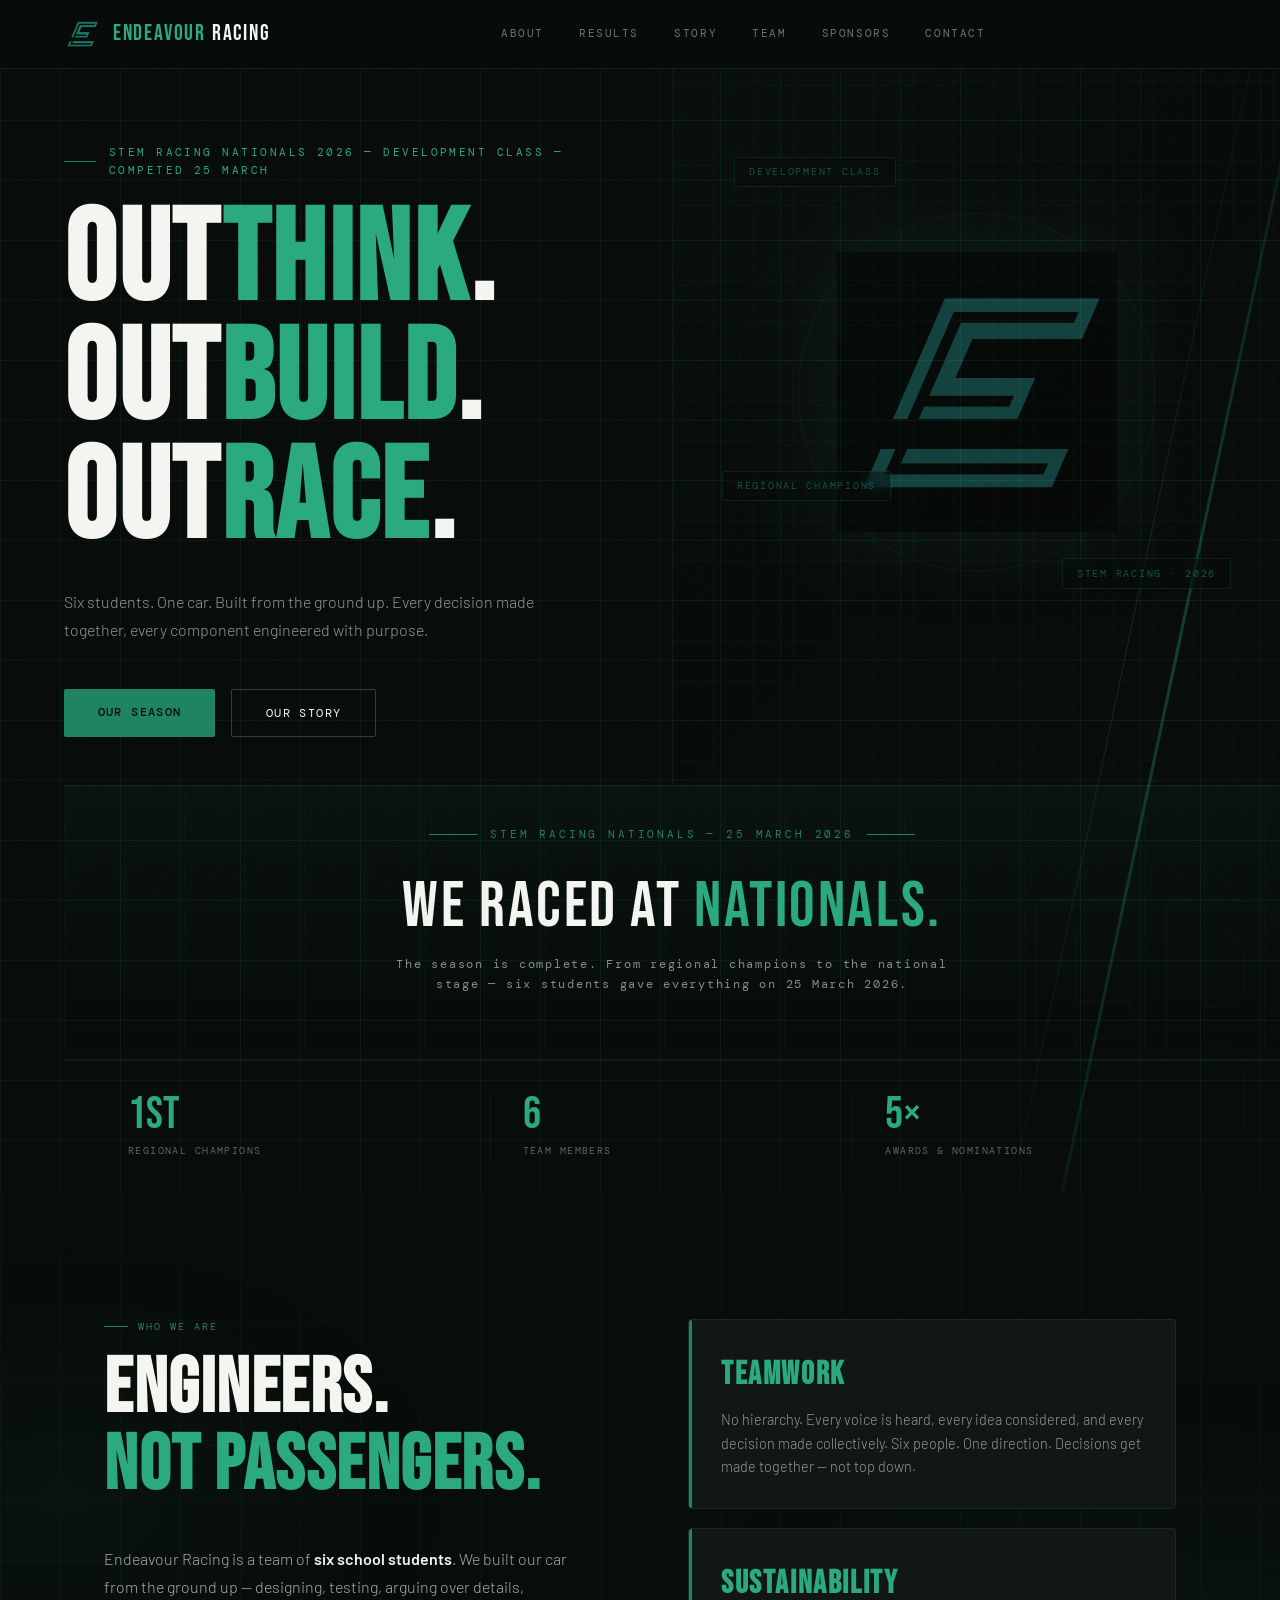
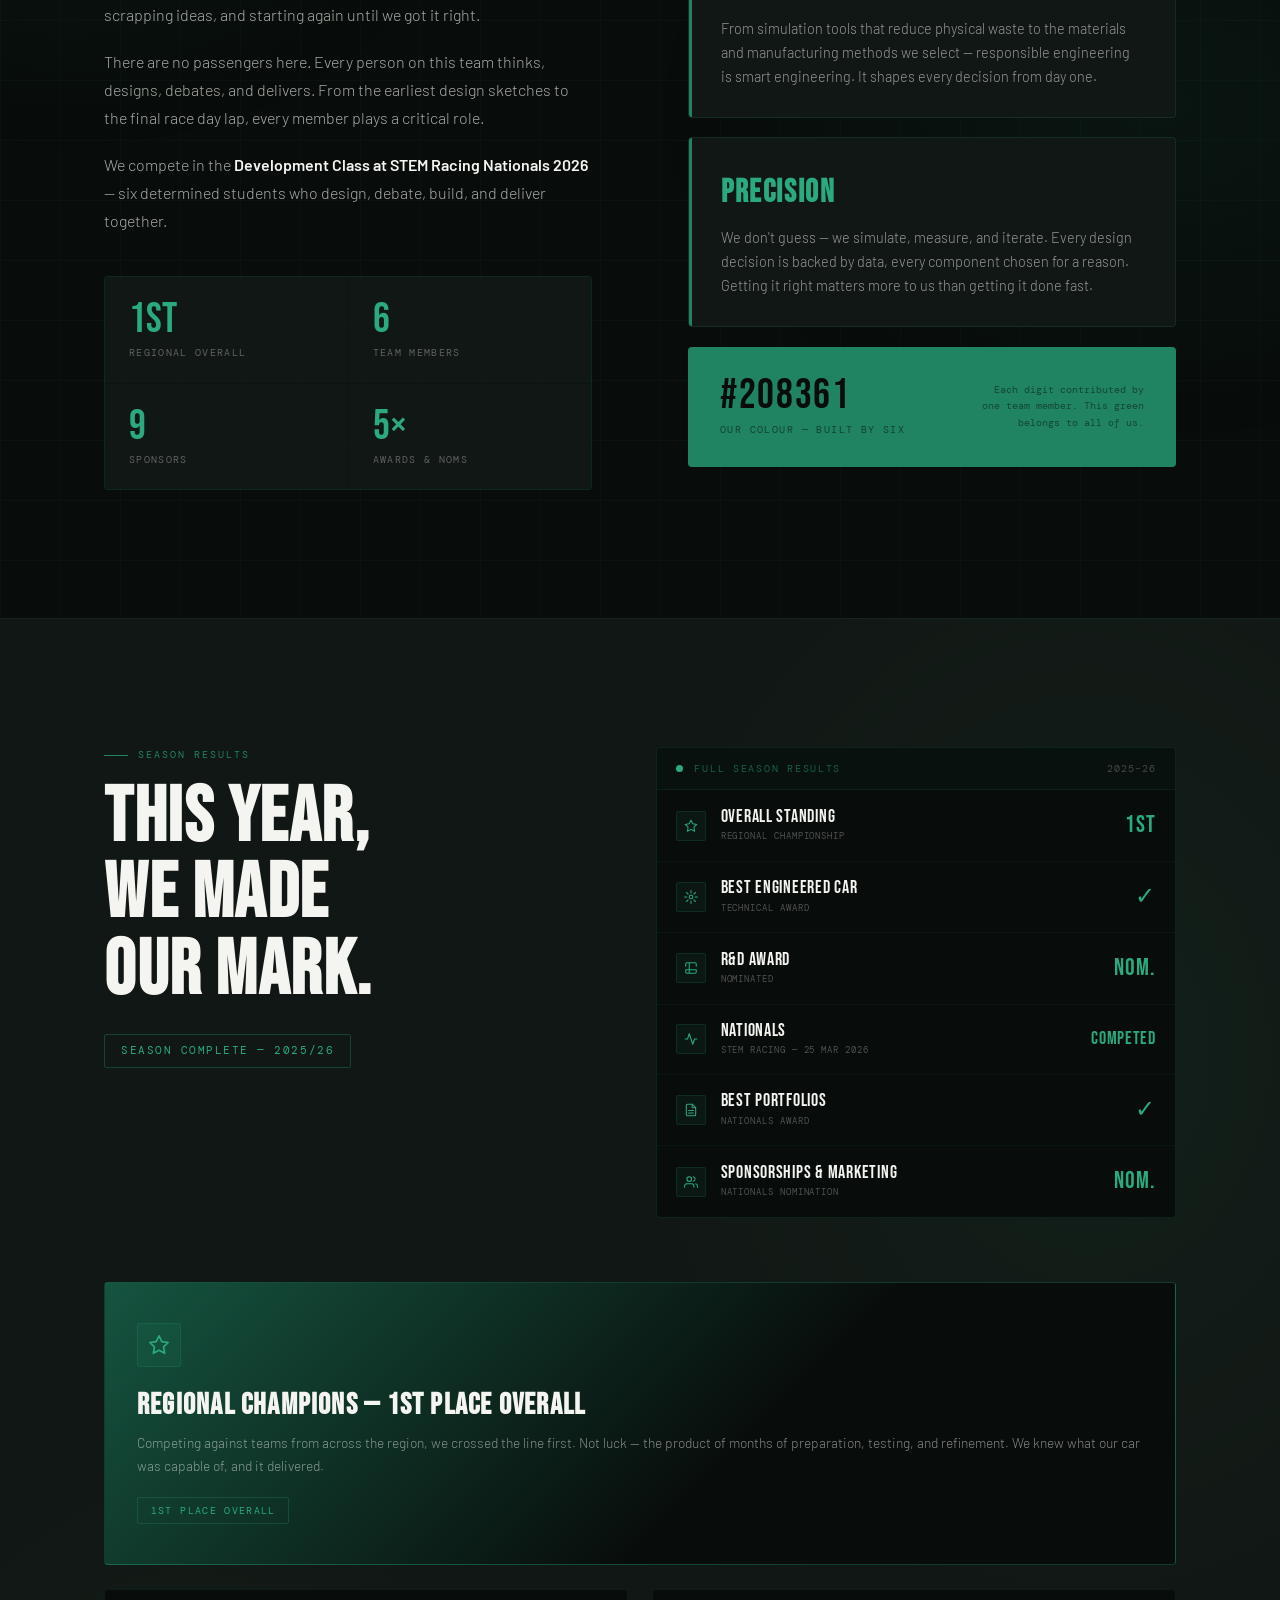
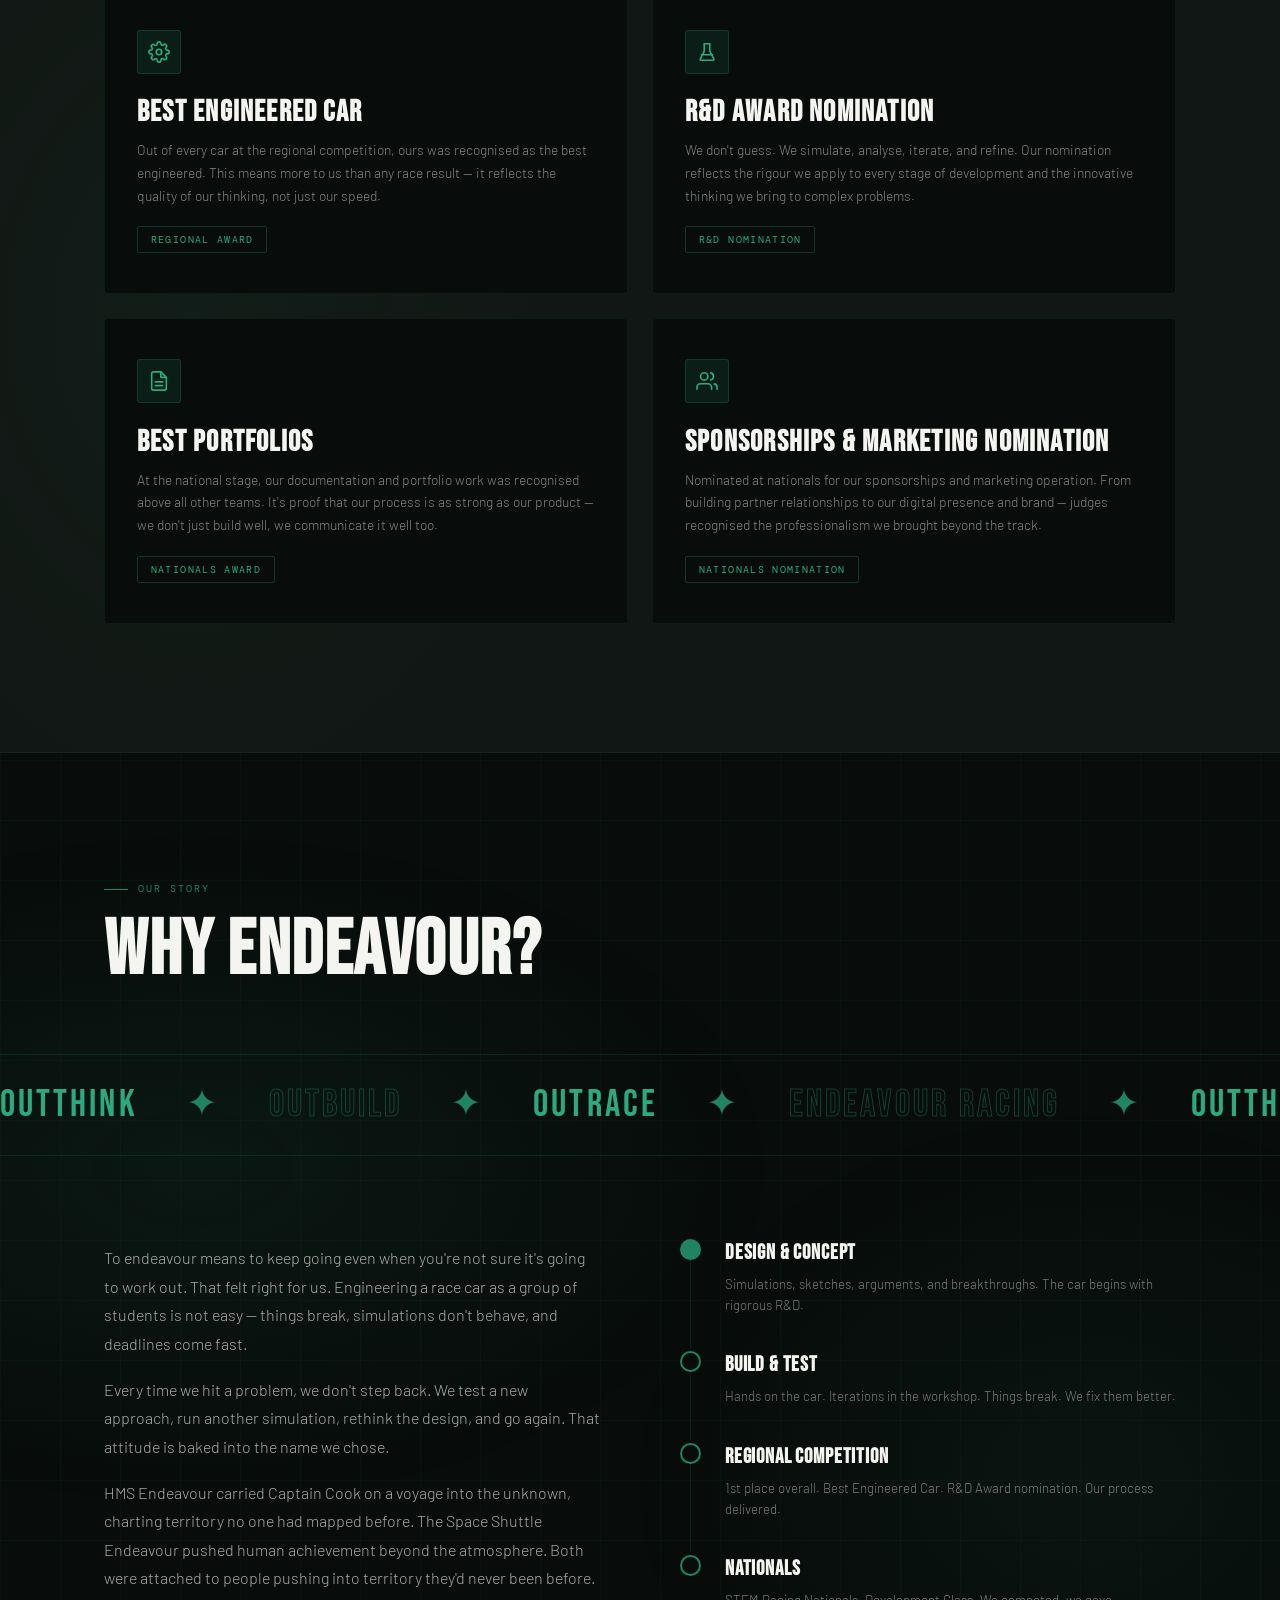
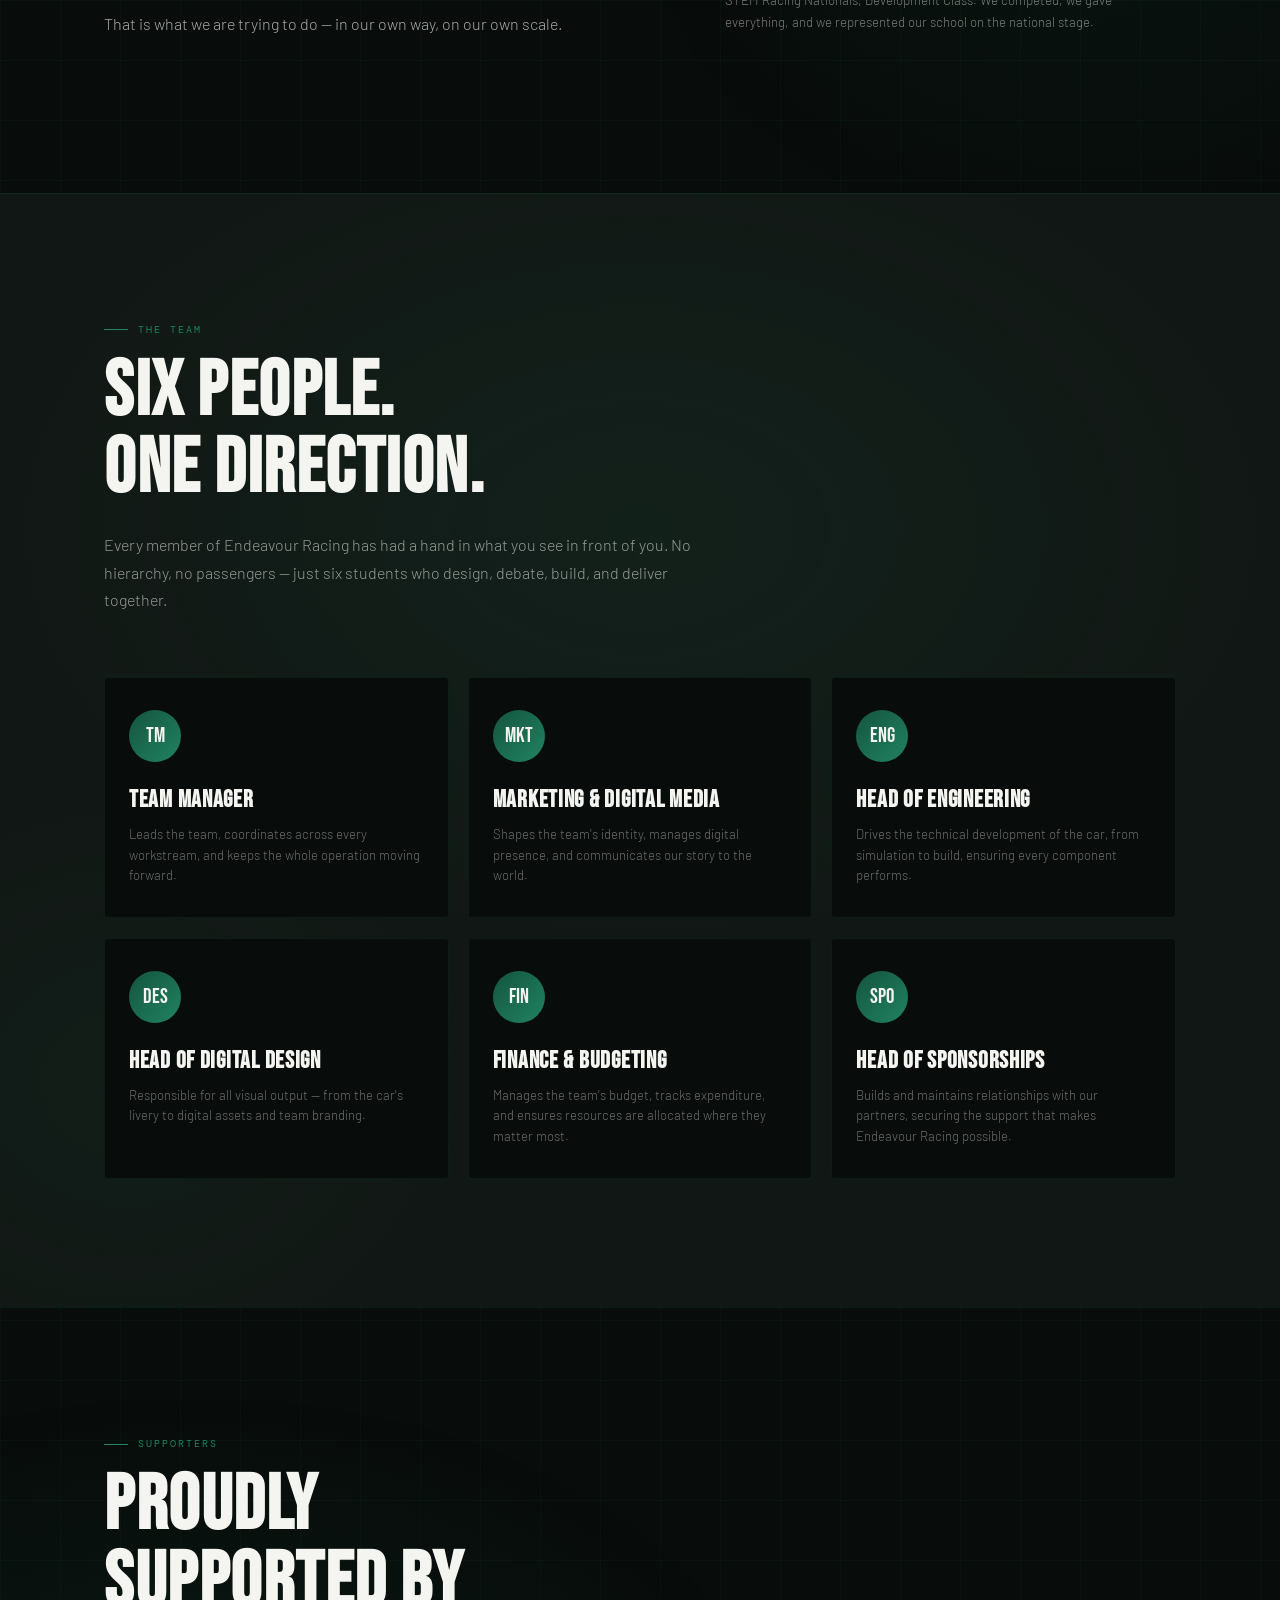
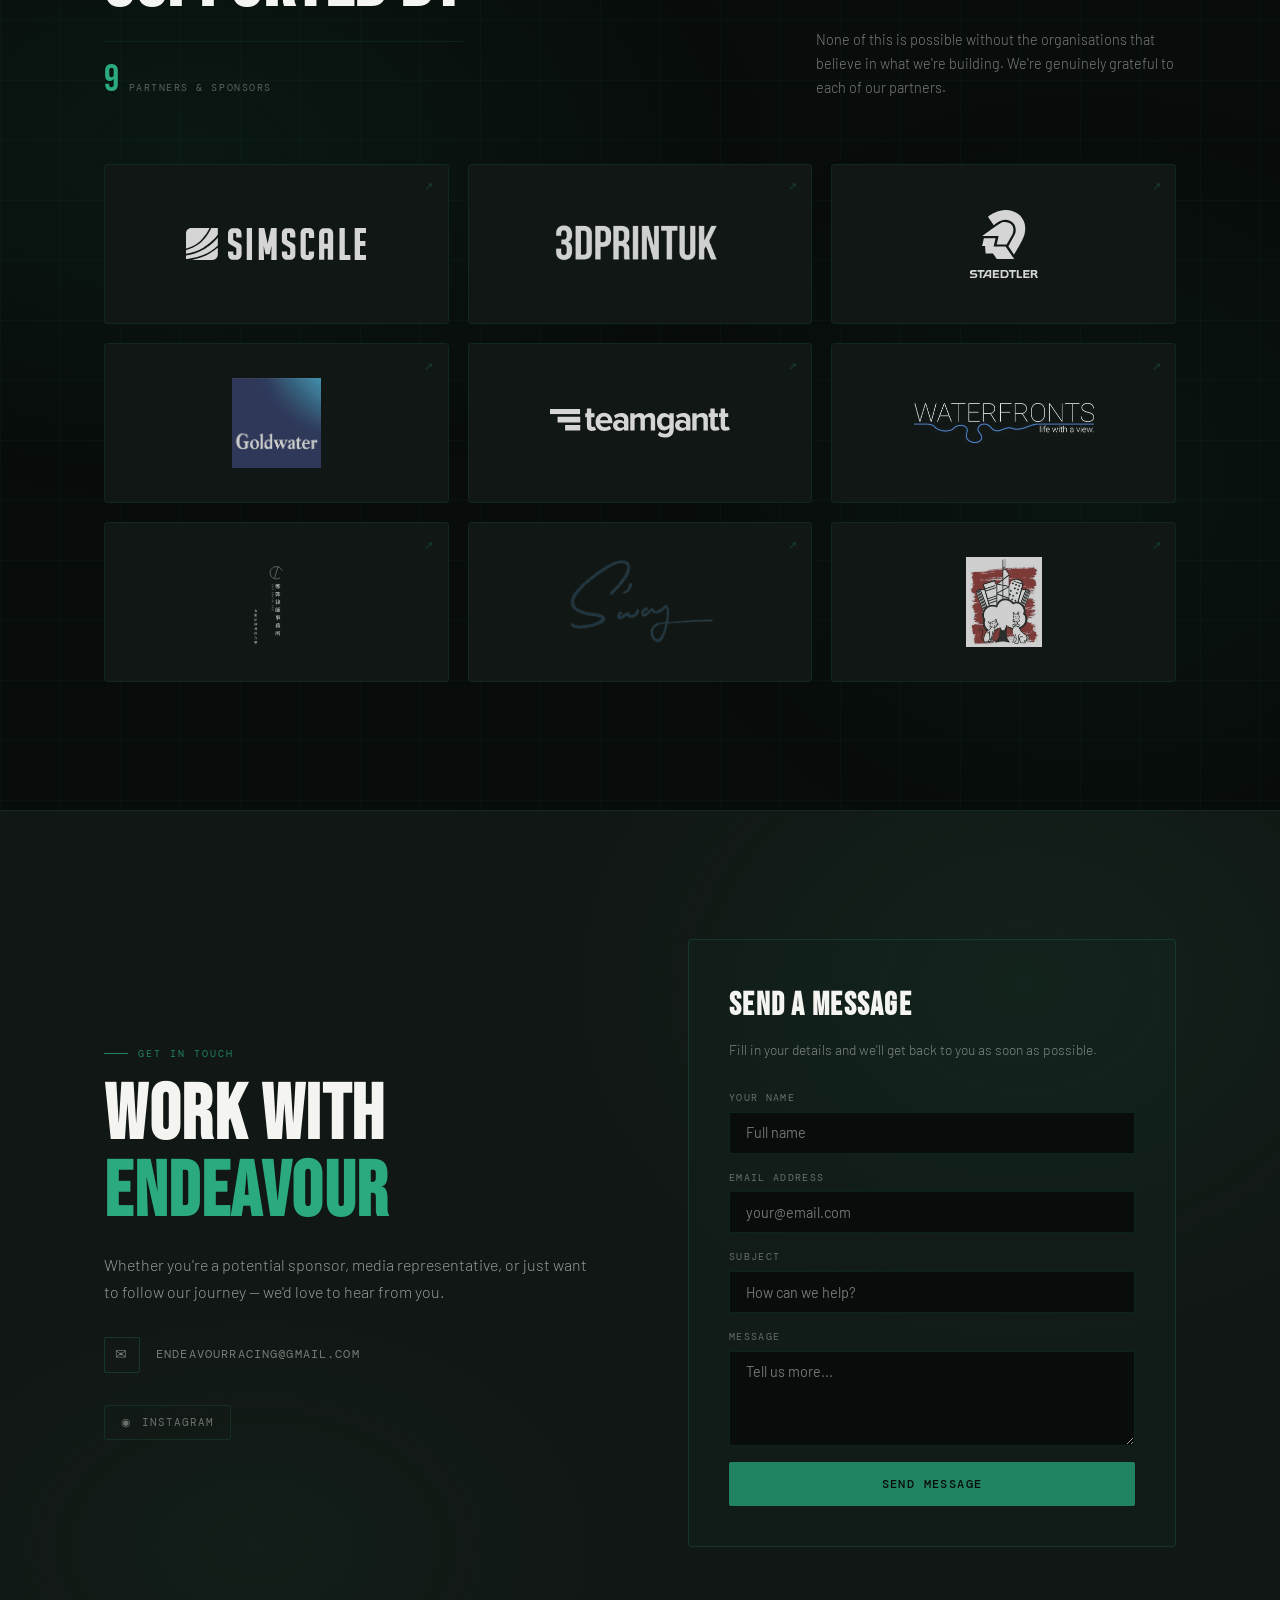
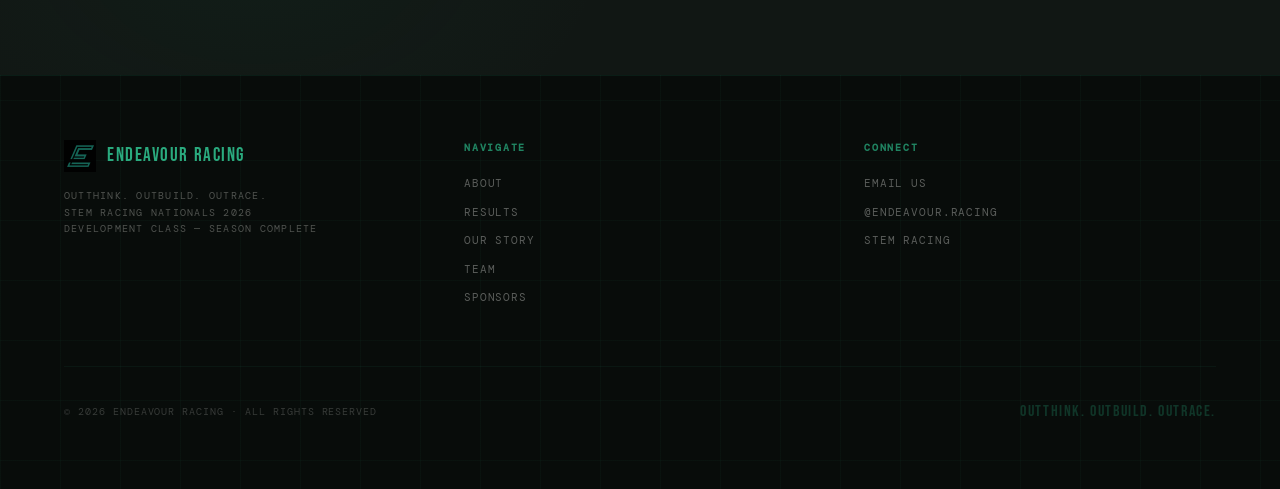
<file: website/index.html>
<!DOCTYPE html>
<html lang="en">
<head>
  <meta charset="UTF-8"/>
  <meta name="viewport" content="width=device-width, initial-scale=1.0"/>
  <meta name="description" content="Endeavour Racing — a six-student school team. Regional Champions, Best Engineered Car, Best Portfolios at Nationals, and Sponsorships &amp; Marketing nomination."/>
  <meta name="theme-color" content="#080c0a"/>
  <title>Endeavour Racing — Outthink. Outbuild. Outrace.</title>
  <link href="fonts/fonts.css" rel="stylesheet"/>
  <style>
    :root {
      --green:   #208361;
      --green-l: #2aaa7e;
      --green-d: #155440;
      --white:   #f4f4f0;
      --black:   #080c0a;
      --mid:     #111714;
      --mono:    "DM Mono", monospace;
      --display: "Bebas Neue", sans-serif;
      --body:    "Barlow", sans-serif;
      --section-pad: 8rem;
    }
    *, *::before, *::after { box-sizing: border-box; margin: 0; padding: 0; }
    html { scroll-behavior: smooth; }
    body { 
  background-color: var(--black);
  background-image: linear-gradient(rgba(32,131,97,.06) 1px, transparent 1px), linear-gradient(90deg, rgba(32,131,97,.06) 1px, transparent 1px);
  background-size: 60px 60px;
 color: var(--white); font-family: var(--body); font-weight: 300; line-height: 1.6; overflow-x: hidden; }
    a { color: inherit; text-decoration: none; }
    ::-webkit-scrollbar { width: 4px; }
    ::-webkit-scrollbar-track { background: var(--black); }
    ::-webkit-scrollbar-thumb { background: var(--green); border-radius: 2px; }
    body::before { content: ""; position: fixed; inset: 0; z-index: 0; pointer-events: none;
      background-image: url("data:image/svg+xml,%3Csvg viewBox='0 0 256 256' xmlns='http://www.w3.org/2000/svg'%3E%3Cfilter id='noise'%3E%3CfeTurbulence type='fractalNoise' baseFrequency='0.9' numOctaves='4' stitchTiles='stitch'/%3E%3C/filter%3E%3Crect width='100%25' height='100%25' filter='url(%23noise)' opacity='0.035'/%3E%3C/svg%3E");
      opacity: .3; }

    /* ── NAV ── */
    nav { position: fixed; top: 0; left: 0; right: 0; z-index: 100; display: flex; align-items: center; justify-content: space-between; padding: 1rem 4rem; border-bottom: 1px solid rgba(32,131,97,.2); background: rgba(8,12,10,.92); backdrop-filter: blur(16px); transition: padding .3s; }
    nav.scrolled { padding: .7rem 4rem; }
    .nav-logo { display: flex; align-items: center; gap: .8rem; }
    .nav-logo img { width: 36px; height: 36px; object-fit: contain; }
    .nav-logo-text { font-family: var(--display); font-size: 1.4rem; letter-spacing: .08em; color: var(--green-l); }
    .nav-logo-text span { color: var(--white); }
    .nav-links { display: flex; gap: 2.2rem; }
    .nav-links a { font-family: var(--mono); font-size: .7rem; letter-spacing: .14em; text-transform: uppercase; color: rgba(244,244,240,.45); transition: color .2s; position: relative; }
    .nav-links a::after { content: ""; position: absolute; bottom: -3px; left: 0; right: 0; height: 1px; background: var(--green); transform: scaleX(0); transform-origin: left; transition: transform .25s; }
    .nav-links a:hover, .nav-links a.active { color: var(--white); }
    .nav-links a.active::after, .nav-links a:hover::after { transform: scaleX(1); }
    .nav-right { display: flex; align-items: center; gap: 1rem; }
    .nav-cta { font-family: var(--mono); font-size: .7rem; letter-spacing: .12em; text-transform: uppercase; padding: .5rem 1.3rem; border: 1px solid var(--green); color: var(--green-l); border-radius: 2px; transition: background .2s, color .2s; }
    .nav-cta:hover { background: var(--green); color: var(--black); }
    /* Hamburger */
    .hamburger { display: none; flex-direction: column; gap: 5px; cursor: pointer; padding: .3rem; background: none; border: none; }
    .hamburger span { display: block; width: 24px; height: 2px; background: var(--white); border-radius: 1px; transition: transform .3s, opacity .3s; }
    .hamburger.open span:nth-child(1) { transform: translateY(7px) rotate(45deg); }
    .hamburger.open span:nth-child(2) { opacity: 0; }
    .hamburger.open span:nth-child(3) { transform: translateY(-7px) rotate(-45deg); }
    /* Mobile menu */
    .mobile-menu { display: none; position: fixed; top: 0; left: 0; right: 0; bottom: 0; z-index: 99; background: rgba(8,12,10,.97); backdrop-filter: blur(20px); flex-direction: column; align-items: center; justify-content: center; gap: 2.5rem; opacity: 0; pointer-events: none; visibility: hidden; transition: opacity .3s, visibility 0s linear .3s; }
    .mobile-menu.open { opacity: 1; pointer-events: all; visibility: visible; transition: opacity .3s; }
    .mobile-menu a { font-family: var(--display); font-size: 3rem; letter-spacing: .06em; color: rgba(244,244,240,.5); transition: color .2s; }
    .mobile-menu a:hover { color: var(--green-l); }
    .mobile-menu .mob-cta { font-family: var(--mono); font-size: .8rem; letter-spacing: .14em; text-transform: uppercase; padding: .7rem 2rem; border: 1px solid var(--green); color: var(--green-l); border-radius: 2px; margin-top: 1rem; }

    /* ── BACK TO TOP ── */
    #back-top { position: fixed; bottom: 2rem; right: 2rem; z-index: 90; width: 42px; height: 42px; border: 1px solid rgba(32,131,97,.4); border-radius: 2px; background: rgba(8,12,10,.85); display: flex; align-items: center; justify-content: center; cursor: pointer; opacity: 0; transform: translateY(10px); visibility: hidden; transition: opacity .3s, transform .3s, border-color .2s, visibility 0s linear .3s; }
    #back-top.visible { opacity: 1; transform: translateY(0); visibility: visible; transition: opacity .3s, transform .3s, border-color .2s; }
    #back-top:hover { border-color: var(--green); }
    #back-top svg { stroke: var(--green-l); }

    /* ── HERO ── */
    #hero { position: relative; min-height: 100vh; display: grid; grid-template-rows: 1fr auto auto; padding: 0 0 0 4rem; overflow: hidden; }
    .hero-layout { display: grid; grid-template-columns: 1fr 1fr; min-height: calc(100vh - 280px); }
    .hero-right { position: relative; display: flex; flex-direction: column; justify-content: center; align-items: center; padding: 2rem; border-left: 1px solid rgba(32,131,97,.12); background: linear-gradient(135deg, rgba(32,131,97,.04) 0%, transparent 60%); }
    .hero-right-logo { width: clamp(180px, 22vw, 280px); opacity: .22; filter: drop-shadow(0 0 40px rgba(32,131,97,.3)) brightness(2.5); mix-blend-mode: screen; }
    .hero-right-grid { position: absolute; inset: 0; background-image: linear-gradient(rgba(32,131,97,.06) 1px, transparent 1px), linear-gradient(90deg, rgba(32,131,97,.06) 1px, transparent 1px); background-size: 40px 40px; }
    .hero-right-accent { position: absolute; top: 50%; left: 50%; transform: translate(-50%,-50%); width: clamp(220px, 28vw, 360px); height: clamp(220px, 28vw, 360px); border-radius: 50%; border: 1px solid rgba(32,131,97,.1); }
    .hero-right-accent-2 { position: absolute; top: 50%; left: 50%; transform: translate(-50%,-50%); width: clamp(300px, 38vw, 480px); height: clamp(300px, 38vw, 480px); border-radius: 50%; border: 1px solid rgba(32,131,97,.05); }
    .hero-right-pill { position: absolute; font-family: var(--mono); font-size: .6rem; letter-spacing: .18em; text-transform: uppercase; color: rgba(32,131,97,.6); border: 1px solid rgba(32,131,97,.2); padding: .4rem .9rem; border-radius: 2px; background: rgba(8,12,10,.6); backdrop-filter: blur(8px); }
    .hero-right-pill.p1 { top: 20%; left: 10%; }
    .hero-right-pill.p2 { bottom: 25%; right: 8%; }
    .hero-right-pill.p3 { top: 60%; left: 8%; }
    .hero-grid { position: absolute; inset: 0; z-index: 0; background-image: linear-gradient(rgba(32,131,97,.07) 1px, transparent 1px), linear-gradient(90deg, rgba(32,131,97,.07) 1px, transparent 1px); background-size: 60px 60px; animation: gridShift 22s linear infinite; }
    @keyframes gridShift { to { background-position: 60px 60px; } }
    .hero-slash { position: absolute; top: -10%; right: 8%; width: 3px; height: 130%; background: linear-gradient(to bottom, transparent, var(--green), transparent); transform: rotate(12deg); opacity: .45; }
    .hero-slash-2 { position: absolute; top: -10%; right: 12%; width: 1px; height: 130%; background: linear-gradient(to bottom, transparent, var(--green-l), transparent); transform: rotate(12deg); opacity: .2; }
    .hero-bg-num { position: absolute; bottom: -2rem; right: -1rem; font-family: var(--display); font-size: clamp(16rem, 28vw, 36rem); line-height: 1; color: transparent; -webkit-text-stroke: 1px rgba(32,131,97,.08); user-select: none; pointer-events: none; }
    .hero-inner { position: relative; z-index: 1; display: flex; flex-direction: column; justify-content: center; padding-top: 9rem; padding-bottom: 3rem; padding-right: 4rem; }
    .hero-eyebrow { font-family: var(--mono); font-size: .7rem; letter-spacing: .22em; text-transform: uppercase; color: var(--green-l); margin-bottom: 1.4rem; display: flex; align-items: center; gap: .8rem; }
    .hero-eyebrow::before { content: ""; display: inline-block; width: 2.5rem; height: 1px; background: var(--green); }
    h1 { font-family: var(--display); font-size: clamp(4.5rem, 10vw, 11rem); line-height: .93; letter-spacing: .02em; color: var(--white); margin-bottom: 1.8rem; }
    h1 .accent { color: var(--green-l); }
    h2 .accent { color: var(--green-l); }
    .hero-sub { max-width: 500px; font-size: 1rem; font-weight: 300; color: rgba(244,244,240,.6); line-height: 1.75; margin-bottom: 2.8rem; }
    .hero-btns { display: flex; gap: 1rem; flex-wrap: wrap; }
    .btn-primary { font-family: var(--mono); font-size: .73rem; letter-spacing: .12em; text-transform: uppercase; padding: .85rem 2.1rem; background: var(--green); color: var(--black); border-radius: 2px; font-weight: 500; transition: background .2s, transform .15s; }
    .btn-primary:hover { background: var(--green-l); transform: translateY(-1px); }
    .btn-ghost { font-family: var(--mono); font-size: .73rem; letter-spacing: .12em; text-transform: uppercase; padding: .85rem 2.1rem; border: 1px solid rgba(244,244,240,.2); color: var(--white); border-radius: 2px; transition: border-color .2s, transform .15s; }
    .btn-ghost:hover { border-color: var(--green); transform: translateY(-1px); }

    /* ── COUNTDOWN ── */
    .countdown-wrap { position: relative; z-index: 1; width: 100%; padding: 2.5rem 0 3rem; border-top: 1px solid rgba(32,131,97,.25); border-bottom: 1px solid rgba(32,131,97,.12); background: linear-gradient(180deg, rgba(32,131,97,.06) 0%, transparent 100%); overflow: hidden; }
    .countdown-wrap::before { content: ""; position: absolute; inset: 0; background-image: linear-gradient(rgba(32,131,97,.05) 1px, transparent 1px), linear-gradient(90deg, rgba(32,131,97,.05) 1px, transparent 1px); background-size: 60px 60px; pointer-events: none; }
    .countdown-label { font-family: var(--mono); font-size: .68rem; letter-spacing: .26em; text-transform: uppercase; color: var(--green); margin-bottom: 1.8rem; display: flex; align-items: center; justify-content: center; gap: .8rem; text-align: center; }
    .countdown-label::before, .countdown-label::after { content: ""; display: inline-block; width: 3rem; height: 1px; background: var(--green); }
    .countdown { display: grid; grid-template-columns: 1fr auto 1fr auto 1fr auto 1fr; align-items: center; width: 100%; padding: 0 4rem; }
    .cd-block { text-align: center; }
    .cd-num { font-family: var(--display); font-size: clamp(5rem, 12vw, 12rem); line-height: 1; color: var(--white); display: block; transition: transform .15s; text-shadow: 0 0 80px rgba(32,131,97,.15); }
    .cd-num.flip { animation: numFlip .2s ease; }
    @keyframes numFlip { 0% { transform: translateY(-10px); opacity: 0; } 100% { transform: translateY(0); opacity: 1; } }
    .cd-unit { font-family: var(--mono); font-size: clamp(.55rem, 1vw, .8rem); letter-spacing: .22em; text-transform: uppercase; color: rgba(244,244,240,.35); margin-top: .4rem; }
    .cd-sep { font-family: var(--display); font-size: clamp(3rem, 8vw, 8rem); color: rgba(32,131,97,.5); line-height: 1; text-align: center; padding-bottom: 1.5rem; }

    /* ── STAT BAR ── */
    .hero-stats { position: relative; z-index: 1; display: grid; grid-template-columns: repeat(3, 1fr); border-top: 1px solid rgba(32,131,97,.2); padding: 2rem 4rem; }
    .stat { padding: 0 2rem; border-right: 1px solid rgba(32,131,97,.12); }
    .stat:first-child { padding-left: 0; }
    .stat:last-child { border-right: none; }
    .stat { transition: background .25s; cursor: default; }
    .stat:hover { background: rgba(32,131,97,.05); }
    .stat-num { font-family: var(--display); font-size: 2.8rem; color: var(--green-l); line-height: 1; margin-bottom: .3rem; transition: color .25s, transform .2s; }
    .stat:hover .stat-num { color: var(--white); transform: scale(1.05); }
    .stat-label { font-family: var(--mono); font-size: .63rem; letter-spacing: .14em; text-transform: uppercase; color: rgba(244,244,240,.38); }

    /* ── SHARED SECTION ── */
    section { position: relative; z-index: 1; }
    .section-wrap { max-width: 1200px; margin: 0 auto; padding: 0 4rem; }
    .section-label { font-family: var(--mono); font-size: .63rem; letter-spacing: .2em; text-transform: uppercase; color: var(--green); margin-bottom: 1rem; display: flex; align-items: center; gap: .6rem; }
    .section-label::before { content: ""; display: inline-block; width: 1.5rem; height: 1px; background: var(--green); }
    h2 { font-family: var(--display); font-size: clamp(2.8rem, 6vw, 5.5rem); line-height: 1; letter-spacing: .02em; color: var(--white); }

    /* ── ABOUT ── */
    #about { padding: var(--section-pad) 0; }
    .about-grid { display: grid; grid-template-columns: 1fr 1fr; gap: 6rem; align-items: stretch; }
    .about-left { display: flex; flex-direction: column; }
    .about-left .section-label { margin-bottom: 1rem; }
    .about-left h2 { margin-bottom: 2.5rem; }
    .about-text { flex: 1; display: flex; flex-direction: column; justify-content: space-between; }
    .about-text p { color: rgba(244,244,240,.68); margin-bottom: 1.1rem; font-size: 1rem; line-height: 1.78; }
    .about-text p strong { color: var(--white); font-weight: 600; }
    .about-text p:last-child { margin-bottom: 0; }
    .about-mini-stats { display: grid; grid-template-columns: 1fr 1fr; gap: 1px; border: 1px solid rgba(32,131,97,.18); border-radius: 4px; overflow: hidden; margin-top: 2.5rem; background: rgba(32,131,97,.08); }
    .about-mini-stat { padding: 1.4rem 1.5rem; background: var(--mid); transition: background .25s, transform .2s; cursor: default; position: relative; overflow: hidden; }
    .about-mini-stat::after { content: ""; position: absolute; bottom: 0; left: 0; right: 0; height: 2px; background: var(--green-l); transform: scaleX(0); transform-origin: left; transition: transform .3s; }
    .about-mini-stat:hover { background: rgba(32,131,97,.1); transform: translateY(-2px); }
    .about-mini-stat:hover::after { transform: scaleX(1); }
    .about-mini-stat-num { transition: color .25s; }
    .about-mini-stat:hover .about-mini-stat-num { color: var(--white); }
    .about-mini-stat-num { font-family: var(--display); font-size: 2.6rem; color: var(--green-l); line-height: 1; margin-bottom: .25rem; }
    .about-mini-stat-label { font-family: var(--mono); font-size: .6rem; letter-spacing: .14em; text-transform: uppercase; color: rgba(244,244,240,.35); }
    .about-right { display: flex; flex-direction: column; gap: 1.2rem; }
    .value-card { padding: 1.8rem 2rem; border: 1px solid rgba(32,131,97,.2); border-radius: 4px; background: var(--mid); position: relative; overflow: hidden; transition: border-color .25s, transform .2s; }
    .value-card::before { content: ""; position: absolute; top: 0; left: 0; width: 3px; height: 100%; background: var(--green); }
    .value-card::after { content: ""; position: absolute; top: 0; left: 0; right: 0; height: 2px; background: linear-gradient(90deg, var(--green), var(--green-l)); transform: scaleX(0); transform-origin: left; transition: transform .35s; }
    .value-card:hover { border-color: rgba(32,131,97,.55); transform: translateX(4px); box-shadow: 4px 0 24px rgba(32,131,97,.1); }
    .value-card:hover::after { transform: scaleX(1); }
    .value-card h3 { transition: color .25s; }
    .value-card:hover h3 { color: var(--white); }
    .value-card h3 { font-family: var(--display); font-size: 2rem; letter-spacing: .05em; color: var(--green-l); margin-bottom: .5rem; }
    .value-card p { font-size: .9rem; color: rgba(244,244,240,.58); line-height: 1.65; }
    .colour-block { padding: 1.8rem 2rem; border-radius: 4px; background: var(--green); display: flex; align-items: center; justify-content: space-between; gap: 1rem; transition: background .25s, transform .2s; cursor: default; }
    .colour-block:hover { background: var(--green-l); transform: translateX(4px); }
    .colour-block .cb-label { font-family: var(--display); font-size: 2.6rem; color: var(--black); letter-spacing: .04em; line-height: 1; }
    .colour-block .cb-sub { font-family: var(--mono); font-size: .63rem; letter-spacing: .14em; color: rgba(8,12,10,.55); text-transform: uppercase; margin-top: .3rem; }
    .colour-block .cb-right { font-family: var(--mono); font-size: .65rem; color: rgba(8,12,10,.5); line-height: 1.6; text-align: right; max-width: 170px; }

    /* ── ACHIEVEMENTS ── */
    #achievements { padding: var(--section-pad) 0; background: var(--mid); border-top: 1px solid rgba(32,131,97,.15); border-bottom: 1px solid rgba(32,131,97,.15); }
    .ach-header { display: grid; grid-template-columns: 1fr 1fr; align-items: start; gap: 2rem; margin-bottom: 4rem; }
    .ach-header-left { display: flex; flex-direction: column; }
    .season-badge { font-family: var(--mono); font-size: .68rem; letter-spacing: .14em; text-transform: uppercase; color: var(--green-l); border: 1px solid rgba(32,131,97,.4); padding: .45rem 1rem; border-radius: 2px; align-self: flex-start; margin-top: 1.5rem; }
    .ach-live-panel { border: 1px solid rgba(32,131,97,.2); border-radius: 4px; background: var(--black); overflow: hidden; }
    .ach-live-header { display: flex; align-items: center; gap: .7rem; padding: .8rem 1.2rem; border-bottom: 1px solid rgba(32,131,97,.12); background: rgba(32,131,97,.04); }
    .ach-live-dot { width: 7px; height: 7px; border-radius: 50%; background: var(--green-l); animation: livePulse 1.8s ease-in-out infinite; flex-shrink: 0; }
    @keyframes livePulse { 0%,100% { opacity: 1; transform: scale(1); } 50% { opacity: .4; transform: scale(.7); } }
    .ach-live-label { font-family: var(--mono); font-size: .6rem; letter-spacing: .18em; text-transform: uppercase; color: rgba(32,131,97,.7); }
    .ach-live-season { font-family: var(--mono); font-size: .6rem; letter-spacing: .1em; color: rgba(244,244,240,.25); margin-left: auto; }
    .ach-ticker { display: flex; flex-direction: column; }
    .ach-ticker-row { display: flex; align-items: center; justify-content: space-between; padding: 1rem 1.2rem; border-bottom: 1px solid rgba(32,131,97,.08); gap: 1rem; transition: background .2s, padding-left .2s; cursor: default; }
    .ach-ticker-row:hover { background: rgba(32,131,97,.07); padding-left: 1.6rem; }
    .ach-ticker-row:last-child { border-bottom: none; }
    .ach-ticker-left { display: flex; align-items: center; gap: .9rem; }
    .ach-ticker-icon { width: 30px; height: 30px; border-radius: 2px; background: rgba(32,131,97,.1); border: 1px solid rgba(32,131,97,.2); display: flex; align-items: center; justify-content: center; flex-shrink: 0; }
    .ach-ticker-icon svg { stroke: var(--green-l); fill: none; }
    .ach-ticker-name { font-family: var(--display); font-size: 1.15rem; letter-spacing: .04em; color: var(--white); line-height: 1.1; }
    .ach-ticker-sub { font-family: var(--mono); font-size: .58rem; letter-spacing: .1em; text-transform: uppercase; color: rgba(244,244,240,.3); margin-top: .15rem; }
    .ach-ticker-result { font-family: var(--display); font-size: 1.5rem; letter-spacing: .04em; color: var(--green-l); white-space: nowrap; }
    .ach-grid { display: grid; grid-template-columns: repeat(2, 1fr); gap: 1.5rem; }
    .ach-card { padding: 2.5rem 2rem; background: var(--black); border: 1px solid rgba(32,131,97,.15); border-radius: 4px; position: relative; overflow: hidden; transition: border-color .3s, transform .25s; }
    .ach-card:first-child { grid-column: span 2; background: linear-gradient(135deg, var(--green-d) 0%, var(--black) 60%); border-color: rgba(32,131,97,.4); }
    .ach-card::after { content: ""; position: absolute; bottom: 0; left: 0; right: 0; height: 2px; background: var(--green); transform: scaleX(0); transform-origin: left; transition: transform .3s; }
    .ach-card:hover { border-color: var(--green); transform: translateY(-3px); box-shadow: 0 8px 32px rgba(32,131,97,.1); }
    .ach-card:hover::after { transform: scaleX(1); }
    .ach-badge { transition: background .25s, border-color .25s, transform .25s; }
    .ach-card:hover .ach-badge { background: rgba(32,131,97,.28); border-color: rgba(32,131,97,.6); transform: scale(1.1); }
    /* SVG icon badge replacing emojis */
    .ach-badge { width: 44px; height: 44px; border-radius: 3px; background: rgba(32,131,97,.15); border: 1px solid rgba(32,131,97,.3); display: flex; align-items: center; justify-content: center; margin-bottom: 1.4rem; }
    .ach-badge svg { stroke: var(--green-l); fill: none; }
    .ach-card h3 { font-family: var(--display); font-size: 1.9rem; letter-spacing: .04em; color: var(--white); margin-bottom: .6rem; line-height: 1.1; }
    .ach-card p { font-size: .86rem; color: rgba(244,244,240,.52); line-height: 1.65; }
    .ach-tag { display: inline-block; margin-top: 1.2rem; font-family: var(--mono); font-size: .6rem; letter-spacing: .14em; text-transform: uppercase; color: var(--green-l); border: 1px solid rgba(32,131,97,.35); padding: .3rem .8rem; border-radius: 2px; }

    /* ── STORY ── */
    #story { padding: var(--section-pad) 0; overflow: hidden; }
    .motto-marquee { margin: 4rem 0; width: 100%; overflow: hidden; border-top: 1px solid rgba(32,131,97,.2); border-bottom: 1px solid rgba(32,131,97,.2); padding: 1.2rem 0; }
    .marquee-inner { display: flex; gap: 3rem; width: max-content; animation: marquee 22s linear infinite; }
    @keyframes marquee { to { transform: translateX(-50%); } }
    .marquee-item { font-family: var(--display); font-size: 2.4rem; letter-spacing: .08em; color: transparent; -webkit-text-stroke: 1px rgba(32,131,97,.45); white-space: nowrap; }
    .marquee-item.filled { color: var(--green-l); -webkit-text-stroke: 0; }
    .marquee-dot { color: var(--green); -webkit-text-stroke: 0; }
    .story-body { display: grid; grid-template-columns: 1fr 1fr; gap: 5rem; margin-top: 5rem; align-items: center; }
    .story-text p { color: rgba(244,244,240,.68); margin-bottom: 1.1rem; font-size: 1rem; line-height: 1.78; }
    .story-milestones { display: flex; flex-direction: column; }
    .milestone { display: flex; gap: 1.5rem; padding-bottom: 2rem; position: relative; }
    .milestone::before { content: ""; position: absolute; left: 10px; top: 22px; bottom: 0; width: 1px; background: rgba(32,131,97,.2); }
    .milestone:last-child::before { display: none; }
    .m-dot { flex-shrink: 0; width: 21px; height: 21px; border-radius: 50%; border: 2px solid var(--green); background: var(--black); margin-top: .18rem; position: relative; z-index: 1; }
    .milestone:first-child .m-dot { background: var(--green); }
    .milestone { cursor: default; }
    .m-dot { transition: background .25s, box-shadow .25s, transform .2s; }
    .milestone:hover .m-dot { background: var(--green); box-shadow: 0 0 0 4px rgba(32,131,97,.18); transform: scale(1.18); }
    .m-content h4 { font-family: var(--display); font-size: 1.3rem; letter-spacing: .04em; color: var(--white); margin-bottom: .3rem; transition: color .25s; }
    .milestone:hover .m-content h4 { color: var(--green-l); }
    .m-content p { font-size: .83rem; color: rgba(244,244,240,.48); line-height: 1.6; transition: color .25s; }
    .milestone:hover .m-content p { color: rgba(244,244,240,.72); }

    /* ── TEAM ── */
    #team { padding: var(--section-pad) 0; background: var(--mid); border-top: 1px solid rgba(32,131,97,.15); }
    .team-intro { max-width: 600px; margin-bottom: 4rem; }
    .team-intro p { color: rgba(244,244,240,.58); margin-top: 1.5rem; font-size: 1rem; line-height: 1.7; }
    .team-grid { display: grid; grid-template-columns: repeat(3, 1fr); gap: 1.2rem; }
    .team-card { background: var(--black); border: 1px solid rgba(32,131,97,.15); border-radius: 4px; padding: 2rem 1.5rem; transition: border-color .25s, transform .2s; position: relative; overflow: hidden; }
    .team-card::after { content: ""; position: absolute; bottom: 0; left: 0; right: 0; height: 2px; background: var(--green); transform: scaleX(0); transform-origin: left; transition: transform .3s; }
    .team-card:hover { border-color: rgba(32,131,97,.45); transform: translateY(-4px); }
    .team-card:hover::after { transform: scaleX(1); }
    .team-avatar { width: 52px; height: 52px; border-radius: 50%; background: linear-gradient(135deg, var(--green-d), var(--green)); margin-bottom: 1.2rem; display: flex; align-items: center; justify-content: center; font-family: var(--display); font-size: 1.3rem; color: var(--white); }
    .team-card h4 { font-family: var(--display); font-size: 1.5rem; letter-spacing: .03em; color: var(--white); margin-bottom: .3rem; }
    .team-desc { font-size: .82rem; color: rgba(244,244,240,.42); line-height: 1.55; }

    /* ── SPONSORS ── */
    #sponsors { padding: var(--section-pad) 0; border-top: 1px solid rgba(32,131,97,.15); }
    .sponsor-header { display: flex; justify-content: space-between; align-items: flex-end; flex-wrap: wrap; gap: 2rem; margin-bottom: 4rem; }
    .sponsor-header-left { display: flex; flex-direction: column; gap: 1.5rem; }
    .sponsor-header-left p { color: rgba(244,244,240,.5); font-size: .95rem; line-height: 1.7; max-width: 420px; }
    .sponsor-count-row { display: flex; gap: 2rem; padding-top: 1.5rem; border-top: 1px solid rgba(32,131,97,.15); }
    .sponsor-count-item { display: flex; flex-direction: column; gap: .25rem; }
    .sponsor-count-num { font-family: var(--display); font-size: 2.4rem; color: var(--green-l); line-height: 1; }
    .sponsor-count-label { font-family: var(--mono); font-size: .58rem; letter-spacing: .16em; text-transform: uppercase; color: rgba(244,244,240,.3); }
    .sponsor-cta-box { border: 1px solid rgba(32,131,97,.2); border-radius: 4px; padding: 2rem; background: rgba(32,131,97,.03); display: flex; flex-direction: column; justify-content: space-between; gap: 1.5rem; height: 100%; }
    .sponsor-cta-box h4 { font-family: var(--display); font-size: 1.8rem; letter-spacing: .04em; color: var(--white); line-height: 1.1; }
    .sponsor-cta-box p { font-size: .85rem; color: rgba(244,244,240,.45); line-height: 1.65; }
    .sponsor-cta-link { display: inline-flex; align-items: center; gap: .6rem; font-family: var(--mono); font-size: .68rem; letter-spacing: .12em; text-transform: uppercase; color: var(--green-l); border: 1px solid rgba(32,131,97,.35); padding: .6rem 1.2rem; border-radius: 2px; transition: background .2s, color .2s; align-self: flex-start; }
    .sponsor-cta-link:hover { background: var(--green); color: var(--black); }
    .sponsor-grid { display: grid; grid-template-columns: repeat(3, 1fr); gap: 1.2rem; }
    .sponsor-card { background: var(--mid); border: 1px solid rgba(32,131,97,.15); border-radius: 4px; padding: 2.2rem 1.5rem 1.8rem; text-align: center; transition: transform 0.3s ease, border-color .25s; position: relative; display: flex; flex-direction: column; align-items: center; justify-content: center; gap: .5rem; min-height: 140px; }
    .sponsor-card::before { content: ""; position: absolute; bottom: 0; left: 0; right: 0; height: 2px; background: var(--green); transform: scaleX(0); transform-origin: left; transition: transform .3s; }
    .sponsor-card::after { content: "\2197"; position: absolute; top: .8rem; right: .9rem; font-size: .7rem; color: rgba(32,131,97,.4); transition: color .2s, transform .2s; }
    .sponsor-card:hover { border-color: rgba(32,131,97,.5); transform: translateY(-3px); box-shadow: 0 8px 24px rgba(32,131,97,.1); }
    .sponsor-card:hover::before { transform: scaleX(1); }
    .sponsor-card:hover::after { color: var(--green-l); transform: translate(2px,-2px); }
    .sponsor-intro-text { max-width: 360px; color: rgba(244,244,240,.48); font-size: .9rem; line-height: 1.65; }

    /* ── CONTACT ── */
    #contact { padding: var(--section-pad) 0; background: var(--mid); border-top: 1px solid rgba(32,131,97,.15); }
    .cta-block { display: grid; grid-template-columns: 1fr 1fr; gap: 6rem; align-items: center; }
    .cta-left h2 { margin-bottom: 1.2rem; }
    .cta-left h2 .accent { color: var(--green-l); }
    .cta-left p { color: rgba(244,244,240,.58); font-size: 1rem; line-height: 1.7; margin-bottom: 2rem; }
    .contact-links { display: flex; flex-direction: column; gap: .8rem; margin-bottom: 2rem; }
    .contact-link { display: flex; align-items: center; gap: 1rem; font-family: var(--mono); font-size: .72rem; letter-spacing: .1em; text-transform: uppercase; color: rgba(244,244,240,.45); transition: color .2s, transform .2s; }
    .contact-link:hover { color: var(--green-l); transform: translateX(5px); }
    .cl-icon { width: 36px; height: 36px; border: 1px solid rgba(32,131,97,.3); border-radius: 2px; display: flex; align-items: center; justify-content: center; font-size: .9rem; flex-shrink: 0; transition: border-color .2s; }
    .contact-link:hover .cl-icon { border-color: var(--green); }
    .social-links { display: flex; gap: .8rem; }
    .social-link { display: flex; align-items: center; gap: .6rem; font-family: var(--mono); font-size: .68rem; letter-spacing: .1em; text-transform: uppercase; color: rgba(244,244,240,.4); padding: .5rem 1rem; border: 1px solid rgba(32,131,97,.2); border-radius: 2px; transition: border-color .2s, color .2s; }
    .social-link:hover { border-color: var(--green); color: var(--green-l); }
    .cta-right { padding: 2.5rem; border: 1px solid rgba(32,131,97,.25); border-radius: 4px; background: rgba(32,131,97,.04); }
    .cta-right h3 { font-family: var(--display); font-size: 2rem; letter-spacing: .04em; color: var(--white); margin-bottom: .5rem; }
    .cta-right p { font-size: .86rem; color: rgba(244,244,240,.48); margin-bottom: 1.8rem; line-height: 1.6; }
    .contact-form { display: flex; flex-direction: column; gap: 1rem; }
    .form-field { display: flex; flex-direction: column; gap: .4rem; }
    .form-field label { font-family: var(--mono); font-size: .6rem; letter-spacing: .14em; text-transform: uppercase; color: rgba(244,244,240,.38); }
    .form-field input, .form-field textarea { background: var(--black); border: 1px solid rgba(32,131,97,.2); border-radius: 2px; padding: .72rem 1rem; color: var(--white); font-family: var(--body); font-size: .9rem; outline: none; transition: border-color .2s; }
    .form-field input:focus, .form-field textarea:focus { border-color: var(--green); }
    .form-field textarea { resize: vertical; min-height: 95px; }
    .form-submit { font-family: var(--mono); font-size: .73rem; letter-spacing: .12em; text-transform: uppercase; padding: .88rem; background: var(--green); color: var(--black); border: none; border-radius: 2px; cursor: pointer; font-weight: 500; transition: background .2s, transform .15s, letter-spacing .2s; width: 100%; }
    .form-submit:hover { background: var(--green-l); transform: translateY(-1px); letter-spacing: .18em; }
    .form-submit:active { transform: translateY(0); }
    .form-submit:disabled { opacity: .6; cursor: not-allowed; transform: none; }

    /* ── FOOTER ── */
    footer { position: relative; z-index: 1; padding: 4rem; border-top: 1px solid rgba(32,131,97,.15); }
    .footer-top { display: grid; grid-template-columns: 1fr 1fr 1fr; gap: 3rem; margin-bottom: 3rem; }
    .footer-brand { display: flex; flex-direction: column; gap: 1rem; }
    .footer-logo-row { display: flex; align-items: center; gap: .7rem; }
    .footer-logo-row img { width: 32px; height: 32px; object-fit: contain; opacity: .85; }
    .footer-logo { font-family: var(--display); font-size: 1.2rem; letter-spacing: .08em; color: var(--green-l); }
    .footer-tagline { font-family: var(--mono); font-size: .65rem; letter-spacing: .12em; text-transform: uppercase; color: rgba(244,244,240,.3); line-height: 1.6; }
    .footer-col h5 { font-family: var(--mono); font-size: .62rem; letter-spacing: .18em; text-transform: uppercase; color: var(--green); margin-bottom: 1.2rem; }
    .footer-col a { display: block; font-family: var(--mono); font-size: .68rem; letter-spacing: .08em; text-transform: uppercase; color: rgba(244,244,240,.35); margin-bottom: .7rem; transition: color .2s; }
    .footer-col a:hover { color: var(--green-l); }
    .footer-bottom { display: flex; justify-content: space-between; align-items: center; flex-wrap: wrap; gap: 1rem; padding-top: 2rem; border-top: 1px solid rgba(32,131,97,.1); }
    .footer-copy { font-family: var(--mono); font-size: .6rem; letter-spacing: .1em; text-transform: uppercase; color: rgba(244,244,240,.2); }
    .footer-motto { font-family: var(--display); font-size: 1rem; letter-spacing: .1em; color: rgba(32,131,97,.35); }

    /* ── ANIMATIONS ── */
    .fade-up { opacity: 0; transform: translateY(28px); transition: opacity .65s ease, transform .65s ease; }
    .fade-up.visible { opacity: 1; transform: translateY(0); }

    /* ── RESPONSIVE ── */
    @media (max-width: 1024px) {
      nav { padding: 1rem 2rem; } nav.scrolled { padding: .7rem 2rem; }
      #hero { padding-left: 2rem; }
      .section-wrap { padding-left: 2rem; padding-right: 2rem; }
      .hero-layout { grid-template-columns: 1fr; }
      .hero-right { display: none; }
      .hero-inner { padding-right: 2rem; }
      .countdown-wrap { padding-left: 0; padding-right: 0; }
      .countdown { padding: 0 1.5rem; }
      .hero-stats { padding-left: 2rem; padding-right: 2rem; }
      .about-grid, .story-body, .cta-block, .sponsor-header { grid-template-columns: 1fr; gap: 3rem; }
      .ach-header { grid-template-columns: 1fr; }
      .about-mini-stats { margin-top: 2rem; }
      .ach-grid { grid-template-columns: 1fr 1fr; }
      .ach-card:first-child { grid-column: span 2; }
      .team-grid { grid-template-columns: repeat(2, 1fr); }
      .sponsor-grid { grid-template-columns: repeat(2, 1fr); }
      .motto-marquee { margin: 3rem 0; }
      footer { padding: 3rem 2rem; }
      .footer-top { grid-template-columns: 1fr 1fr; gap: 2rem; }
    }
    @media (max-width: 768px) {
      .nav-links { display: none; }
      .nav-cta { display: none; }
      .hamburger { display: flex; }
      .mobile-menu { display: flex; }
    }
    @media (max-width: 640px) {
      h1 { font-size: 4rem; }
      .hero-stats { grid-template-columns: 1fr; }
      .stat { border-right: none; border-bottom: 1px solid rgba(32,131,97,.12); padding: 1rem 0; }
      .ach-grid { grid-template-columns: 1fr; }
      .ach-card:first-child { grid-column: span 1; }
      .team-grid { grid-template-columns: 1fr; }
      .sponsor-grid { grid-template-columns: 1fr 1fr; }
      .footer-top { grid-template-columns: 1fr; }
      #back-top { bottom: 1.2rem; right: 1.2rem; }
    }
  

/* ── NEON GLOW AMBIANCE ── */
    #achievements {
      background:
        radial-gradient(ellipse 60% 55% at 85% 25%, rgba(32,131,97,0.08) 0%, transparent 60%),
        radial-gradient(ellipse 50% 50% at 15% 75%, rgba(32,131,97,0.06) 0%, transparent 55%),
        var(--mid);
    }
    #story, #sponsors {
      background:
        radial-gradient(ellipse 70% 50% at 15% 40%, rgba(32,131,97,0.10) 0%, transparent 65%),
        radial-gradient(ellipse 60% 60% at 85% 70%, rgba(32,131,97,0.07) 0%, transparent 60%);
    }
    #team {
      background:
        radial-gradient(ellipse 80% 60% at 50% 30%, rgba(32,131,97,0.09) 0%, transparent 65%),
        radial-gradient(ellipse 50% 50% at 10% 80%, rgba(32,131,97,0.06) 0%, transparent 55%),
        var(--mid);
    }
    #contact {
      background:
        radial-gradient(ellipse 60% 70% at 80% 20%, rgba(32,131,97,0.09) 0%, transparent 60%),
        radial-gradient(ellipse 50% 50% at 20% 85%, rgba(32,131,97,0.06) 0%, transparent 55%),
        var(--mid);
    }
    #about {
      background:
        radial-gradient(ellipse 65% 55% at 90% 50%, rgba(32,131,97,0.08) 0%, transparent 60%),
        radial-gradient(ellipse 55% 45% at 5% 30%, rgba(32,131,97,0.06) 0%, transparent 55%);
    }

    /* Remove logo backgrounds */
    .nav-logo img, .footer-logo-row img, .hero-right-logo { background: transparent !important; mix-blend-mode: screen; }
    .sponsor-card img { background: transparent !important; mix-blend-mode: screen; }

    /* ── FORM STATES ── */
    .form-field input:valid:not(:placeholder-shown),
    .form-field textarea:valid:not(:placeholder-shown) { border-color: rgba(32,131,97,.5); }
    .form-field input.error, .form-field textarea.error { border-color: rgba(200,60,60,.55) !important; animation: shake .3s ease; }
    @keyframes shake { 0%,100%{transform:translateX(0)} 25%{transform:translateX(-5px)} 75%{transform:translateX(5px)} }
    .form-success { display: none; text-align: center; padding: 2rem 1rem; }
    .form-success .success-icon { font-size: 2.5rem; color: var(--green-l); margin-bottom: .8rem; }
    .form-success h4 { font-family: var(--display); font-size: 1.8rem; color: var(--green-l); margin-bottom: .4rem; }
    .form-success p { font-size: .86rem; color: rgba(244,244,240,.5); }
    /* ── SPONSOR META ── */
    .sponsor-meta { display: flex; align-items: baseline; gap: .6rem; margin-top: 1.2rem; padding-top: 1.2rem; border-top: 1px solid rgba(32,131,97,.15); }
    .sponsor-meta-num { font-family: var(--display); font-size: 2.4rem; color: var(--green-l); line-height: 1; }
    .sponsor-meta-label { font-family: var(--mono); font-size: .6rem; letter-spacing: .16em; text-transform: uppercase; color: rgba(244,244,240,.35); }
    /* ── FOCUS + PRINT ── */
    a:focus-visible, button:focus-visible, input:focus-visible, textarea:focus-visible { outline: 2px solid var(--green-l); outline-offset: 3px; border-radius: 2px; }
    @media print { nav,.hamburger,.mobile-menu,#back-top { display:none !important; } }

    /* ── SPONSOR LOGOS ── */
    /* All cards: fixed height, flex-centre the logo */
    .sponsor-card { min-height: 160px !important; display: flex !important; flex-direction: column !important; align-items: center !important; justify-content: center !important; padding: 1.5rem !important; }
    /* All logos: same bounding box — object-fit:contain keeps proportions */
    .sponsor-logo { display: block; width: 100%; max-width: 180px; height: 90px; object-fit: contain; margin: 0 auto; }
    /* SVGs: invert dark fills to white */
    .sponsor-card svg.sponsor-logo { filter: brightness(0) invert(1); opacity: 0.82; transition: opacity .25s; }
    .sponsor-card:hover svg.sponsor-logo { opacity: 1; }
    /* 3DPRINTUK: black-on-white → invert+screen removes white bg */
    a[href*="3dprint"] .sponsor-logo { filter: invert(1); mix-blend-mode: screen; opacity: 0.9; transition: opacity .25s; }
    a[href*="3dprint"]:hover .sponsor-logo { opacity: 1; }
    /* Goldwater: show natural colours with rounded corners */
    a[href*="goldwater"] .sponsor-logo { filter: saturate(0.8) brightness(0.88); border-radius: 6px; opacity: 0.9; transition: opacity .25s, filter .25s; }
    a[href*="goldwater"]:hover .sponsor-logo { filter: saturate(1) brightness(1); opacity: 1; }
    /* Waterfronts: black bg → screen blend removes black */
    a[href*="waterfronts"] .sponsor-logo { mix-blend-mode: screen; opacity: 0.9; transition: opacity .25s; }
    a[href*="waterfronts"]:hover .sponsor-logo { opacity: 1; }
    /* Sway: white bg + cream script → invert flips to dark bg/light text,
       screen blend removes dark bg, leaving cream script on dark card */
    a[href*="sway"] .sponsor-logo { filter: invert(1) brightness(0.95); mix-blend-mode: screen; opacity: 0.88; transition: opacity .25s, filter .25s; }
    a[href*="sway"]:hover .sponsor-logo { opacity: 1; }
    /* Acorn: show natural illustration colours */
    a[href*="acorn"] .sponsor-logo { width: 180px !important; max-width: 180px !important; height: 90px !important; max-height: 90px !important; object-fit: contain !important; filter: saturate(0.8) brightness(0.88); border-radius: 4px; opacity: 0.9; transition: opacity .25s, filter .25s; }
    a[href*="acorn"]:hover .sponsor-logo { filter: saturate(1) brightness(1); opacity: 1; }
    /* CT Legal SVG: portrait — let object-fit:contain handle it within the same box */
    a[href*="ctlegal"] svg.sponsor-logo { filter: brightness(0) invert(1); opacity: 0.82; transition: opacity .25s; }
    a[href*="ctlegal"]:hover svg.sponsor-logo { opacity: 1; }
    /* Sponsor meta stat */
    .sponsor-meta { display: flex; align-items: baseline; gap: .6rem; margin-top: 1.2rem; padding-top: 1.2rem; border-top: 1px solid rgba(32,131,97,.15); }
    .sponsor-meta-num { font-family: var(--display); font-size: 2.4rem; color: var(--green-l); line-height: 1; }
    .sponsor-meta-label { font-family: var(--mono); font-size: .6rem; letter-spacing: .16em; text-transform: uppercase; color: rgba(244,244,240,.35); }
    @media (max-width: 640px) { .sponsor-logo { max-width: 130px; height: 70px; } }
  </style>
</head>
<body>

<!-- MOBILE MENU -->
<div class="mobile-menu" id="mobile-menu">
  <a href="#about" class="mob-link">About</a>
  <a href="#achievements" class="mob-link">Results</a>
  <a href="#story" class="mob-link">Story</a>
  <a href="#team" class="mob-link">Team</a>
  <a href="#sponsors" class="mob-link">Sponsors</a>
  <a href="#contact" class="mob-link">Contact</a>

</div>

<!-- BACK TO TOP -->
<button id="back-top" aria-label="Back to top">
  <svg width="16" height="16" viewBox="0 0 24 24" stroke-width="2" stroke-linecap="round" stroke-linejoin="round"><polyline points="18 15 12 9 6 15"/></svg>
</button>

<!-- NAV -->
<nav id="nav">
  <div class="nav-logo">
    <img src="[data-uri]" alt="Endeavour Racing Logo"/>
    <div class="nav-logo-text">ENDEAVOUR<span> RACING</span></div>
  </div>
  <div class="nav-links">
    <a href="#about" data-section="about">About</a>
    <a href="#achievements" data-section="achievements">Results</a>
    <a href="#story" data-section="story">Story</a>
    <a href="#team" data-section="team">Team</a>
    <a href="#sponsors" data-section="sponsors">Sponsors</a>
    <a href="#contact" data-section="contact">Contact</a>

  </div>
  <div class="nav-right">

    <button class="hamburger" id="hamburger" aria-label="Open navigation menu" aria-expanded="false" aria-controls="mobile-menu">
      <span></span><span></span><span></span>
    </button>
  </div>
</nav>

<!-- HERO -->
<section id="hero">
  <div class="hero-grid"></div>
  <div class="hero-slash"></div>
  <div class="hero-slash-2"></div>
  <div class="hero-bg-num">ER</div>
  <div class="hero-layout">
    <div class="hero-inner">
      <div class="hero-eyebrow">STEM Racing Nationals 2026 — Development Class — Competed 25 March</div>
      <h1>OUT<span class="accent">THINK</span>.<br>OUT<span class="accent">BUILD</span>.<br>OUT<span class="accent">RACE</span>.</h1>
      <p class="hero-sub">Six students. One car. Built from the ground up. Every decision made together, every component engineered with purpose.</p>
      <div class="hero-btns">
        <a href="#achievements" class="btn-primary">Our Season</a>
        <a href="#story" class="btn-ghost">Our Story</a>
      </div>
    </div>
    <div class="hero-right">
      <div class="hero-right-grid"></div>
      <div class="hero-right-accent-2"></div>
      <div class="hero-right-accent"></div>
      <img class="hero-right-logo" src="[data-uri]" alt="Endeavour Racing"/>
      <div class="hero-right-pill p1">Development Class</div>
      <div class="hero-right-pill p2">STEM Racing · 2026</div>
      <div class="hero-right-pill p3">Regional Champions</div>
    </div>
  </div>
  <div class="countdown-wrap">
    <div class="countdown-label">STEM Racing Nationals — 25 March 2026</div>
    <div style="text-align:center; padding: 0 4rem 1rem;">
      <div style="font-family:var(--display); font-size:clamp(2rem,5vw,4.5rem); color:var(--white); letter-spacing:.04em; line-height:1.1; margin-bottom:.8rem;">WE RACED AT <span style="color:var(--green-l);">NATIONALS.</span></div>
      <div style="font-family:var(--mono); font-size:.78rem; letter-spacing:.14em; color:rgba(244,244,240,.55); max-width:600px; margin:0 auto;">The season is complete. From regional champions to the national stage — six students gave everything on 25 March 2026.</div>
    </div>
  </div>
  <div class="hero-stats">
    <div class="stat fade-up"><div class="stat-num">1st</div><div class="stat-label">Regional Champions</div></div>
    <div class="stat fade-up"><div class="stat-num">6</div><div class="stat-label">Team Members</div></div>
    <div class="stat fade-up"><div class="stat-num">5×</div><div class="stat-label">Awards &amp; Nominations</div></div>
  </div>
</section>

<!-- ABOUT -->
<section id="about">
  <div class="section-wrap">
    <div class="about-grid">
      <div class="about-left fade-up">
        <div class="section-label">Who We Are</div>
        <h2>ENGINEERS.<br><span class="accent">NOT PASSENGERS.</span></h2>
        <div class="about-text">
          <div>
            <p>Endeavour Racing is a team of <strong>six school students</strong>. We built our car from the ground up — designing, testing, arguing over details, scrapping ideas, and starting again until we got it right.</p>
            <p>There are no passengers here. Every person on this team thinks, designs, debates, and delivers. From the earliest design sketches to the final race day lap, every member plays a critical role.</p>
            <p>We compete in the <strong>Development Class at STEM Racing Nationals 2026</strong> — six determined students who design, debate, build, and deliver together.</p>
          </div>
          <div class="about-mini-stats">
            <div class="about-mini-stat"><div class="about-mini-stat-num">1st</div><div class="about-mini-stat-label">Regional Overall</div></div>
            <div class="about-mini-stat"><div class="about-mini-stat-num">6</div><div class="about-mini-stat-label">Team Members</div></div>
            <div class="about-mini-stat"><div class="about-mini-stat-num">9</div><div class="about-mini-stat-label">Sponsors</div></div>
            <div class="about-mini-stat"><div class="about-mini-stat-num">5×</div><div class="about-mini-stat-label">Awards &amp; Noms</div></div>
          </div>
        </div>
      </div>
      <div class="about-right">
        <div class="value-card fade-up"><h3>Teamwork</h3><p>No hierarchy. Every voice is heard, every idea considered, and every decision made collectively. Six people. One direction. Decisions get made together — not top down.</p></div>
        <div class="value-card fade-up"><h3>Sustainability</h3><p>From simulation tools that reduce physical waste to the materials and manufacturing methods we select — responsible engineering is smart engineering. It shapes every decision from day one.</p></div>
        <div class="value-card fade-up"><h3>Precision</h3><p>We don't guess — we simulate, measure, and iterate. Every design decision is backed by data, every component chosen for a reason. Getting it right matters more to us than getting it done fast.</p></div>
        <div class="colour-block fade-up">
          <div><div class="cb-label">#208361</div><div class="cb-sub">Our colour — built by six</div></div>
          <div class="cb-right">Each digit contributed by one team member. This green belongs to all of us.</div>
        </div>
      </div>
    </div>
  </div>
</section>

<!-- ACHIEVEMENTS -->
<section id="achievements">
  <div class="section-wrap">
    <div class="ach-header">
      <div class="ach-header-left">
        <div><div class="section-label">Season Results</div><h2>THIS YEAR,<br>WE MADE<br>OUR MARK.</h2></div>
        <div class="season-badge">Season Complete — 2025/26</div>
      </div>
      <div class="ach-live-panel fade-up">
        <div class="ach-live-header">
          <div class="ach-live-dot"></div>
          <div class="ach-live-label">Full Season Results</div>
          <div class="ach-live-season">2025–26</div>
        </div>
        <div class="ach-ticker">
          <div class="ach-ticker-row">
            <div class="ach-ticker-left">
              <div class="ach-ticker-icon"><svg width="14" height="14" viewBox="0 0 24 24" stroke-width="1.8" stroke-linecap="round" stroke-linejoin="round"><path d="M12 2l3.09 6.26L22 9.27l-5 4.87 1.18 6.88L12 17.77l-6.18 3.25L7 14.14 2 9.27l6.91-1.01L12 2z"/></svg></div>
              <div><div class="ach-ticker-name">Overall Standing</div><div class="ach-ticker-sub">Regional Championship</div></div>
            </div>
            <div class="ach-ticker-result">1st</div>
          </div>
          <div class="ach-ticker-row">
            <div class="ach-ticker-left">
              <div class="ach-ticker-icon"><svg width="14" height="14" viewBox="0 0 24 24" stroke-width="1.8" stroke-linecap="round" stroke-linejoin="round"><circle cx="12" cy="12" r="3"/><path d="M12 1v4M12 19v4M4.22 4.22l2.83 2.83M16.95 16.95l2.83 2.83M1 12h4M19 12h4M4.22 19.78l2.83-2.83M16.95 7.05l2.83-2.83"/></svg></div>
              <div><div class="ach-ticker-name">Best Engineered Car</div><div class="ach-ticker-sub">Technical Award</div></div>
            </div>
            <div class="ach-ticker-result">✓</div>
          </div>
          <div class="ach-ticker-row">
            <div class="ach-ticker-left">
              <div class="ach-ticker-icon"><svg width="14" height="14" viewBox="0 0 24 24" stroke-width="1.8" stroke-linecap="round" stroke-linejoin="round"><path d="M9 3H5a2 2 0 00-2 2v4m6-6h10a2 2 0 012 2v4M9 3v18m0 0h10a2 2 0 002-2v-4M9 21H5a2 2 0 01-2-2v-4m0 0h18"/></svg></div>
              <div><div class="ach-ticker-name">R&amp;D Award</div><div class="ach-ticker-sub">Nominated</div></div>
            </div>
            <div class="ach-ticker-result">Nom.</div>
          </div>
          <div class="ach-ticker-row">
            <div class="ach-ticker-left">
              <div class="ach-ticker-icon"><svg width="14" height="14" viewBox="0 0 24 24" stroke-width="1.8" stroke-linecap="round" stroke-linejoin="round"><polyline points="22 12 18 12 15 21 9 3 6 12 2 12"/></svg></div>
              <div><div class="ach-ticker-name">Nationals</div><div class="ach-ticker-sub">STEM Racing — 25 Mar 2026</div></div>
            </div>
            <div class="ach-ticker-result" style="font-size:1.1rem;">Competed</div>
          </div>
          <div class="ach-ticker-row">
            <div class="ach-ticker-left">
              <div class="ach-ticker-icon"><svg width="14" height="14" viewBox="0 0 24 24" stroke-width="1.8" stroke-linecap="round" stroke-linejoin="round"><path d="M14 2H6a2 2 0 00-2 2v16a2 2 0 002 2h12a2 2 0 002-2V8z"/><polyline points="14 2 14 8 20 8"/><line x1="16" y1="13" x2="8" y2="13"/><line x1="16" y1="17" x2="8" y2="17"/></svg></div>
              <div><div class="ach-ticker-name">Best Portfolios</div><div class="ach-ticker-sub">Nationals Award</div></div>
            </div>
            <div class="ach-ticker-result">✓</div>
          </div>
          <div class="ach-ticker-row">
            <div class="ach-ticker-left">
              <div class="ach-ticker-icon"><svg width="14" height="14" viewBox="0 0 24 24" stroke-width="1.8" stroke-linecap="round" stroke-linejoin="round"><path d="M17 21v-2a4 4 0 00-4-4H5a4 4 0 00-4 4v2"/><circle cx="9" cy="7" r="4"/><path d="M23 21v-2a4 4 0 00-3-3.87M16 3.13a4 4 0 010 7.75"/></svg></div>
              <div><div class="ach-ticker-name">Sponsorships &amp; Marketing</div><div class="ach-ticker-sub">Nationals Nomination</div></div>
            </div>
            <div class="ach-ticker-result">Nom.</div>
          </div>
        </div>
      </div>
    </div>
    <div class="ach-grid">
      <div class="ach-card fade-up">
        <div class="ach-badge"><svg width="22" height="22" viewBox="0 0 24 24" stroke-width="1.8" stroke-linecap="round" stroke-linejoin="round"><path d="M12 2l3.09 6.26L22 9.27l-5 4.87 1.18 6.88L12 17.77l-6.18 3.25L7 14.14 2 9.27l6.91-1.01L12 2z"/></svg></div>
        <h3>Regional Champions — 1st Place Overall</h3>
        <p>Competing against teams from across the region, we crossed the line first. Not luck — the product of months of preparation, testing, and refinement. We knew what our car was capable of, and it delivered.</p>
        <span class="ach-tag">1st Place Overall</span>
      </div>
      <div class="ach-card fade-up">
        <div class="ach-badge"><svg width="22" height="22" viewBox="0 0 24 24" stroke-width="1.8" stroke-linecap="round" stroke-linejoin="round" fill="none"><path d="M12 15a3 3 0 100-6 3 3 0 000 6z"/><path d="M19.4 15a1.65 1.65 0 00.33 1.82l.06.06a2 2 0 010 2.83 2 2 0 01-2.83 0l-.06-.06a1.65 1.65 0 00-1.82-.33 1.65 1.65 0 00-1 1.51V21a2 2 0 01-4 0v-.09A1.65 1.65 0 009 19.4a1.65 1.65 0 00-1.82.33l-.06.06a2 2 0 01-2.83-2.83l.06-.06A1.65 1.65 0 004.68 15a1.65 1.65 0 00-1.51-1H3a2 2 0 010-4h.09A1.65 1.65 0 004.6 9a1.65 1.65 0 00-.33-1.82l-.06-.06a2 2 0 012.83-2.83l.06.06A1.65 1.65 0 009 4.68a1.65 1.65 0 001-1.51V3a2 2 0 014 0v.09a1.65 1.65 0 001 1.51 1.65 1.65 0 001.82-.33l.06-.06a2 2 0 012.83 2.83l-.06.06A1.65 1.65 0 0019.4 9a1.65 1.65 0 001.51 1H21a2 2 0 010 4h-.09a1.65 1.65 0 00-1.51 1z"/></svg></div>
        <h3>Best Engineered Car</h3>
        <p>Out of every car at the regional competition, ours was recognised as the best engineered. This means more to us than any race result — it reflects the quality of our thinking, not just our speed.</p>
        <span class="ach-tag">Regional Award</span>
      </div>
      <div class="ach-card fade-up" id="ach-last">
        <div class="ach-badge"><svg width="22" height="22" viewBox="0 0 24 24" stroke-width="1.8" stroke-linecap="round" stroke-linejoin="round" fill="none"><path d="M9 3h6"/><path d="M9 3v8l-4.5 9A1 1 0 005.4 21h13.2a1 1 0 00.9-1.45L15 11V3"/><line x1="6" y1="15" x2="18" y2="15"/></svg></div>
        <h3>R&amp;D Award Nomination</h3>
        <p>We don't guess. We simulate, analyse, iterate, and refine. Our nomination reflects the rigour we apply to every stage of development and the innovative thinking we bring to complex problems.</p>
        <span class="ach-tag">R&amp;D Nomination</span>
      </div>
      <div class="ach-card fade-up">
        <div class="ach-badge"><svg width="22" height="22" viewBox="0 0 24 24" stroke-width="1.8" stroke-linecap="round" stroke-linejoin="round" fill="none"><path d="M14 2H6a2 2 0 00-2 2v16a2 2 0 002 2h12a2 2 0 002-2V8z"/><polyline points="14 2 14 8 20 8"/><line x1="16" y1="13" x2="8" y2="13"/><line x1="16" y1="17" x2="8" y2="17"/></svg></div>
        <h3>Best Portfolios</h3>
        <p>At the national stage, our documentation and portfolio work was recognised above all other teams. It's proof that our process is as strong as our product — we don't just build well, we communicate it well too.</p>
        <span class="ach-tag">Nationals Award</span>
      </div>
      <div class="ach-card fade-up">
        <div class="ach-badge"><svg width="22" height="22" viewBox="0 0 24 24" stroke-width="1.8" stroke-linecap="round" stroke-linejoin="round" fill="none"><path d="M17 21v-2a4 4 0 00-4-4H5a4 4 0 00-4 4v2"/><circle cx="9" cy="7" r="4"/><path d="M23 21v-2a4 4 0 00-3-3.87M16 3.13a4 4 0 010 7.75"/></svg></div>
        <h3>Sponsorships &amp; Marketing Nomination</h3>
        <p>Nominated at nationals for our sponsorships and marketing operation. From building partner relationships to our digital presence and brand — judges recognised the professionalism we brought beyond the track.</p>
        <span class="ach-tag">Nationals Nomination</span>
      </div>
    </div>
  </div>
</section>

<!-- STORY -->
<section id="story">
  <div class="section-wrap">
    <div class="section-label">Our Story</div>
    <h2>WHY ENDEAVOUR?</h2>
  </div>
  <div class="motto-marquee">
    <div class="marquee-inner">
      <span class="marquee-item filled">OUTTHINK</span><span class="marquee-item"><span class="marquee-dot">✦</span></span>
      <span class="marquee-item">OUTBUILD</span><span class="marquee-item"><span class="marquee-dot">✦</span></span>
      <span class="marquee-item filled">OUTRACE</span><span class="marquee-item"><span class="marquee-dot">✦</span></span>
      <span class="marquee-item">ENDEAVOUR RACING</span><span class="marquee-item"><span class="marquee-dot">✦</span></span>
      <span class="marquee-item filled">OUTTHINK</span><span class="marquee-item"><span class="marquee-dot">✦</span></span>
      <span class="marquee-item">OUTBUILD</span><span class="marquee-item"><span class="marquee-dot">✦</span></span>
      <span class="marquee-item filled">OUTRACE</span><span class="marquee-item"><span class="marquee-dot">✦</span></span>
      <span class="marquee-item">ENDEAVOUR RACING</span><span class="marquee-item"><span class="marquee-dot">✦</span></span>
      <span class="marquee-item filled">OUTTHINK</span><span class="marquee-item"><span class="marquee-dot">✦</span></span>
      <span class="marquee-item">OUTBUILD</span><span class="marquee-item"><span class="marquee-dot">✦</span></span>
      <span class="marquee-item filled">OUTRACE</span><span class="marquee-item"><span class="marquee-dot">✦</span></span>
      <span class="marquee-item">ENDEAVOUR RACING</span><span class="marquee-item"><span class="marquee-dot">✦</span></span>
    </div>
  </div>
  <div class="section-wrap">
    <div class="story-body">
      <div class="story-text fade-up">
        <p>To endeavour means to keep going even when you're not sure it's going to work out. That felt right for us. Engineering a race car as a group of students is not easy — things break, simulations don't behave, and deadlines come fast.</p>
        <p>Every time we hit a problem, we don't step back. We test a new approach, run another simulation, rethink the design, and go again. That attitude is baked into the name we chose.</p>
        <p>HMS Endeavour carried Captain Cook on a voyage into the unknown, charting territory no one had mapped before. The Space Shuttle Endeavour pushed human achievement beyond the atmosphere. Both were attached to people pushing into territory they'd never been before.</p>
        <p>That is what we are trying to do — in our own way, on our own scale.</p>
      </div>
      <div class="story-milestones fade-up">
        <div class="milestone"><div class="m-dot"></div><div class="m-content"><h4>Design &amp; Concept</h4><p>Simulations, sketches, arguments, and breakthroughs. The car begins with rigorous R&D.</p></div></div>
        <div class="milestone"><div class="m-dot"></div><div class="m-content"><h4>Build &amp; Test</h4><p>Hands on the car. Iterations in the workshop. Things break. We fix them better.</p></div></div>
        <div class="milestone"><div class="m-dot"></div><div class="m-content"><h4>Regional Competition</h4><p>1st place overall. Best Engineered Car. R&D Award nomination. Our process delivered.</p></div></div>
        <div class="milestone"><div class="m-dot"></div><div class="m-content"><h4>Nationals</h4><p>STEM Racing Nationals, Development Class. We competed, we gave everything, and we represented our school on the national stage.</p></div></div>
      </div>
    </div>
  </div>
</section>

<!-- TEAM -->
<section id="team">
  <div class="section-wrap">
    <div class="team-intro">
      <div class="section-label">The Team</div>
      <h2>SIX PEOPLE.<br>ONE DIRECTION.</h2>
      <p>Every member of Endeavour Racing has had a hand in what you see in front of you. No hierarchy, no passengers — just six students who design, debate, build, and deliver together.</p>
    </div>
    <div class="team-grid">
      <div class="team-card fade-up">
        <div class="team-avatar" aria-hidden="true">TM</div>
        <h4>Team Manager</h4>
        <p class="team-desc">Leads the team, coordinates across every workstream, and keeps the whole operation moving forward.</p>
      </div>
      <div class="team-card fade-up">
        <div class="team-avatar" aria-hidden="true">MKT</div>
        <h4>Marketing &amp; Digital Media</h4>
        <p class="team-desc">Shapes the team's identity, manages digital presence, and communicates our story to the world.</p>
      </div>
      <div class="team-card fade-up">
        <div class="team-avatar" aria-hidden="true">ENG</div>
        <h4>Head of Engineering</h4>
        <p class="team-desc">Drives the technical development of the car, from simulation to build, ensuring every component performs.</p>
      </div>
      <div class="team-card fade-up">
        <div class="team-avatar" aria-hidden="true">DES</div>
        <h4>Head of Digital Design</h4>
        <p class="team-desc">Responsible for all visual output — from the car's livery to digital assets and team branding.</p>
      </div>
      <div class="team-card fade-up">
        <div class="team-avatar" aria-hidden="true">FIN</div>
        <h4>Finance &amp; Budgeting</h4>
        <p class="team-desc">Manages the team's budget, tracks expenditure, and ensures resources are allocated where they matter most.</p>
      </div>
      <div class="team-card fade-up">
        <div class="team-avatar" aria-hidden="true">SPO</div>
        <h4>Head of Sponsorships</h4>
        <p class="team-desc">Builds and maintains relationships with our partners, securing the support that makes Endeavour Racing possible.</p>
      </div>
    </div>
  </div>
</section>

<!-- SPONSORS -->
<section id="sponsors">
  <div class="section-wrap">
    <div class="sponsor-header">
      <div>
        <div class="section-label">Supporters</div>
        <h2>PROUDLY<br>SUPPORTED BY</h2>
        <div class="sponsor-meta">
          <span class="sponsor-meta-num">9</span>
          <span class="sponsor-meta-label">Partners &amp; Sponsors</span>
        </div>
      </div>
      <p class="sponsor-intro-text">None of this is possible without the organisations that believe in what we're building. We're genuinely grateful to each of our partners.</p>
    </div>
    <div class="sponsor-grid">
      <a class="sponsor-card fade-up" href="https://www.simscale.com" target="_blank" rel="noopener noreferrer">
        <svg class="sponsor-logo" aria-label="SimScale" role="img" viewBox="0 0 179.9 31.8" xmlns="http://www.w3.org/2000/svg"><g fill="#3e3935"><path d="M50 31.75h-2.5c-2.5 0-5.5-1.1-5.5-6.2v-2.1h5.3v2.3c0 .8.4 1.2 1.3 1.2h.7c.6 0 1-.2 1-1.2v-5.2c0-.6-.2-.7-.2-.7-.2-.1-.4-.4-1-.7l-3.9-2.2c-.9-.5-1.5-.8-2-1.2s-.8-.9-1-1.5-.2-1.3-.2-2.1v-6.3c0-3.8 1.9-5.8 5.5-5.8H50c3.6 0 5.5 2 5.5 5.8v3.5h-5.3v-3.3c0-.9-.3-1.2-1.2-1.2h-.6c-.7 0-1.2.2-1.2 1.2v5.1c0 .6.2.7.2.7.2.1.4.4 1 .7l3.9 2.1c.9.5 1.5.9 1.9 1.2s.7.7 1 1.2.4 1.3.4 2.5v6.4c-.1 3.8-2 5.8-5.6 5.8M66 31.8h-5.3V0H66zM90.5 31.8h-5.3l.3-14.4-1.9 8.8h-4.1l-1.9-8.8.4 14.4h-5.3V0h5.6l3.3 15.7L85 0h5.6v31.8zM103.8 31.75h-2.5c-2.5 0-5.5-1.1-5.5-6.2v-2.1h5.3v2.3c0 .8.4 1.2 1.3 1.2h.7c.6 0 1-.2 1-1.2v-5.2c0-.6-.2-.7-.2-.7-.2-.1-.4-.4-1-.7l-3.8-2.2c-.9-.5-1.5-.8-2-1.2s-.8-.9-1-1.5-.3-1.3-.3-2.1v-6.3c0-3.8 1.9-5.8 5.5-5.8h2.5c3.6 0 5.5 2 5.5 5.8v3.5H104v-3.3c0-.9-.3-1.2-1.2-1.2h-.6c-.7 0-1.2.2-1.2 1.2v5.1c0 .6.2.7.2.7.2.1.4.3 1 .7l3.8 2.1c.9.5 1.5.9 1.9 1.2s.7.7 1 1.2.4 1.3.4 2.5v6.4c.1 3.8-1.8 5.8-5.5 5.8M122.6 31.8H120c-3.6 0-5.5-2-5.5-5.8V5.8c0-3.8 1.9-5.8 5.5-5.8h2.6c3.6 0 5.5 2 5.5 5.8v4h-5.3V6.1c0-.8-.4-1.2-1.3-1.2h-.8c-.6 0-1 .2-1 1.2v19.6c0 1 .4 1.2 1 1.2h1c.6 0 1-.2 1-1.2v-2.3h5.3V26c.1 3.8-1.8 5.8-5.4 5.8M147 31.75h-5.3v-11.2h-3.5v11.2H133V5.85c0-3.8 1.9-5.8 5.5-5.8h3.1c3.6 0 5.5 2 5.5 5.8v25.9zm-8.8-16.1h3.5v-9.6c0-.8-.3-1.2-1.2-1.2h-1.1c-.8 0-1.2.3-1.2 1.2zM164.3 31.8h-10.9V0h5.3v26.9h5.6zM179.9 31.8h-11.3V0h11.3v4.9h-6V13h5.4v4.9h-5.4v9h6z"/></g><path d="M15.4 14C10 18.9 2.5 21.4 0 22.1v3.6c4.8-.9 11.7-2.7 17.7-6.4 3.5-2.2 10-6.8 14.1-12.8V0h-6.5c-.7 1.5-3.8 8.4-9.9 14" fill="#0076a9"/><path d="M18.5 20.8C12.2 24.6 5 26.5 0 27.5V31h.1c1.8-.2 11.6-1.3 19.3-5 6-2.9 11.4-7.7 12.4-8.7v-8c-4.2 5.4-10 9.5-13.3 11.5M14.3 12.8C19.5 8 22.5 2.2 23.6 0H5.3C2.4 0 0 2.4 0 5.3v15.1c2.7-.8 9.6-3.2 14.3-7.6" fill="#3e3935"/><path d="M20 27.4C15.1 29.7 9.6 31 5.6 31.8h20.9c3 0 5.3-2.4 5.3-5.3v-7c-2.1 1.8-6.7 5.5-11.8 7.9" fill="#3e3935"/></svg>
      </a>
      <a class="sponsor-card fade-up" href="https://www.3dprint-uk.co.uk" target="_blank" rel="noopener noreferrer">
        <img class="sponsor-logo" src="[data-uri]" alt="3DPRINTUK" loading="lazy"/>
      </a>
      <a class="sponsor-card fade-up" href="https://www.staedtler.com" target="_blank" rel="noopener noreferrer">
        <svg class="sponsor-logo" aria-label="Staedtler" role="img" viewBox="0 0 85.04 85.04" xmlns="http://www.w3.org/2000/svg"><g fill="#fff"><path d="M23.53 37h11l-1.8 7.8H44l8.12 12H35.73l-3.65-5.4h-6.93l-.54-6.92H21.8zm3.81-20.14l5.48 7.84c3.82-3 6.94-5 10.79-5 3.2 0 7 1.44 8.82 4.64a10.8 10.8 0 0 1 0 9.75c-3 5.47-5.68 10.59-5.77 10.59l5.23 7.71c-.06 0 8.67-12.93 10.12-19.51 1.33-6 .45-10.71-2.65-15.18-3.57-5.18-9.77-7.17-14.75-7.34-7.11-.24-14.6 4.08-17.3 6.47M22 35s14.64-10.8 18.32-12.77c1.32-.71 6.62-1.4 9.63 2.35 2.67 3.32 1 8.15-.1 9.94s-4.7 8.4-4.7 8.4h-9.56L37.47 35zM15.18 70.08h-2.26a.76.76 0 0 1-.76-.76.7.7 0 0 1 .78-.67h3.56v-1.59h-3.91a2.27 2.27 0 0 0-.05 4.54h2.34a.78.78 0 0 1 .78.79.79.79 0 0 1-.78.81h-4.56v1.53h4.85a2.34 2.34 0 0 0 2.32-2.33 2.31 2.31 0 0 0-2.31-2.31M24.09 67.09h-6.57v1.59h2.12v6.04h1.67v-6.04h2.78zM26.29 67.46a3.49 3.49 0 0 0-.36.4l-3.75 6.86h1.9l.92-1.63h3.77v1.63h1.65v-7.64h-3.1a1.37 1.37 0 0 0-1 .38m1.15 1.29a.8.8 0 0 1 .53-.18h.76v3h-2.98l1.29-2.41a1.76 1.76 0 0 1 .37-.41M31.95 74.72h5.95v-1.5h-4.22v-1.6h3.71v-1.5h-3.71l-.01-1.47h4.23v-1.58l-5.95.01zM43.85 67.07h-4.53v7.64h4.58c1.85 0 3-1.35 3-3.91 0-1.94-1.18-3.74-3.07-3.74m-.44 6.15h-2.34V68.6h2.36c1.12 0 1.79.81 1.79 2.26 0 1.62-.64 2.36-1.79 2.36M47.16 68.67h2.49v6.05h1.68v-6.05h2.46v-1.6h-6.63zM56.31 67.08h-1.73v7.64h5.01v-1.5h-3.28zM73.39 71.85a1.25 1.25 0 0 0-.36-.51 2 2 0 0 0-.76-.31 1.89 1.89 0 0 0 1.83-1.92 2 2 0 0 0-2-2h-4.28v7.64h1.73v-3.13h1a1.19 1.19 0 0 1 .79.25 1.81 1.81 0 0 1 .41.56l1 2.28h1.88zm-1.86-1.73h-2V68.6h2a.76.76 0 1 1 0 1.52M66.68 67.07h-5.95l-.01 7.65h5.97v-1.5h-4.23v-1.61h3.71v-1.49h-3.71l-.01-1.47h4.24z"/></g></svg>
      </a>
      <a class="sponsor-card fade-up" href="https://www.goldwaterkorea.com" target="_blank" rel="noopener noreferrer">
        <img class="sponsor-logo" src="[data-uri]" alt="Goldwater" loading="lazy"/>
      </a>
      <a class="sponsor-card fade-up" href="https://www.teamgantt.com" target="_blank" rel="noopener noreferrer">
        <svg class="sponsor-logo" aria-label="TeamGantt" role="img" viewBox="22.2 273.3 599.9999999999997 96.89999999999998" xmlns="http://www.w3.org/2000/svg"><mask id="a" maskUnits="userSpaceOnUse" x="22.2" y="273.7"><path d="M22.2 273.7v19H123v-19z" fill="#fff"/></mask><path d="M145.2 332.5v-30h-4.8c-.4 0-.8-.4-.8-.8v-11.5c0-.5.4-.8.8-.8h4.8v-14.9c0-.5.4-.8.8-.8h13c.4 0 .8.4.8.8v14.9h9.9c.4 0 .8.4.8.8v11.5c0 .4-.3.8-.8.8h-9.9v13.8c0 13-.9 18.2 4.3 18.7 2.4.3 3.6-.4 6-1.4.4-.2.8 0 1 .3l5 9.1c.2.4.1.8-.2 1.1-3.3 2.5-9.5 4-15.2 4-10 .1-15.5-5.4-15.5-15.6m57.4-32.6c-9 0-12.9 7-13.6 12.7h27.1c-.3-5.4-3.9-12.7-13.5-12.7M174.1 318c0-16.6 11.7-30.1 28.5-30.1 16.4 0 27.6 12.8 27.6 31.6v2.5c0 .4-.3.8-.8.8h-40.1c.9 7.2 6.5 13.3 15.8 13.3 4.4 0 10.4-1.9 14-5.1.3-.3.8-.3 1.1 0l.1.1 5.5 8.4c.2.4.2.8-.1 1.1-5.5 4.9-13.9 7.5-22.2 7.5-16.8.1-29.4-11.7-29.4-30.1m94.9 14.7v-6.5c0-.2-.1-.4-.2-.5-2.4-3.2-6.9-4.8-11.5-4.8-5.7 0-10.4 3.1-10.4 8.7 0 5.4 4.7 8.4 10.4 8.4 4.6 0 9-1.6 11.5-4.8.1-.1.2-.3.2-.5m0 13.3v-5.1c-3.8 4.6-10.3 7.4-17.4 7.4-8.8 0-19.2-6.2-19.2-19 0-13.4 10.4-18.5 19.2-18.5 7.3 0 13.8 2.5 17.4 7v-7.7c0-5.8-4.8-9.6-12.1-9.6-5.6 0-10.8 2-15.3 6.1-.3.3-.8.3-1.1 0 0 0-.1-.1-.1-.2l-4.7-8.6c-.2-.4-.1-.8.2-1.1 6.7-5.9 15.1-8.6 23.6-8.6 12.5 0 24.1 5.2 24.1 21.8V346c0 .4-.3.8-.8.8h-12.9c-.6 0-.9-.4-.9-.8zm90 .8c-.4 0-.8-.4-.8-.8v-35.4c0-5.3-2.3-9.1-8.2-9.1-5 0-9.2 3.4-11.3 6.4-.1.1-.2.3-.2.5V346c0 .4-.3.8-.8.8h-13c-.4 0-.8-.4-.8-.8v-35.4c0-5.3-2.3-9.1-8.2-9.1-4.9 0-9 3.4-11.2 6.6-.1.1-.2.3-.2.5V346c0 .4-.3.8-.8.8h-12.9c-.4 0-.8-.4-.8-.8v-55.8c0-.5.4-.8.8-.8h12.9c.4 0 .8.4.8.8v6.7c2.3-3.4 9.6-8.9 18-8.9 8.1 0 13.2 3.9 15.3 10.5 3.2-5.2 10.5-10.5 18.9-10.5 10.1 0 16.2 5.6 16.2 17.4V346c0 .4-.3.8-.8.8z" fill="#323535"/><path d="M122.2 292.6H23c-.5 0-.8-.4-.8-.8v-17.3c0-.5.4-.8.8-.8h99.2c.4 0 .8.4.8.8v17.3c0 .5-.4.8-.8.8" fill="#62bdd5" mask="url(#a)"/><path d="M122.2 319.9h-74c-.4 0-.8-.4-.8-.8v-17.5c0-.5.4-.8.8-.8h74c.4 0 .8.4.8.8v17.5c0 .4-.4.8-.8.8" fill="#a2bf55"/><path d="M122.2 346.8H73.3c-.4 0-.8-.4-.8-.8v-17.1c0-.4.3-.8.8-.8h48.9c.4 0 .8.4.8.8V346c0 .5-.3.8-.8.8" fill="#b86fd7"/><path d="M420 326.2v-18c0-.2 0-.3-.1-.5-2.5-3.7-7.6-6.3-12.3-6.3-8.2 0-13.9 5.9-13.9 15.8s5.7 15.8 13.9 15.8c4.7 0 9.8-2.7 12.3-6.3.1-.2.1-.3.1-.5m-38.5 34.7l5.6-9.4c.2-.4.7-.5 1.1-.3.1 0 .1.1.2.1 4.3 4.5 9.9 6.4 16.5 6.4 7 0 15.2-3.2 15.2-14.5v-5.8c-4.3 5.7-10.3 9-17 9-13.8 0-24.3-10.1-24.3-29.2 0-18.8 10.4-29.2 24.3-29.2 6.6 0 12.5 3 17 8.8v-6.5c0-.5.4-.8.8-.8h13c.4 0 .8.4.8.8V343c0 21.9-16.2 27.2-29.8 27.2-9.2 0-16.4-2.1-23.2-8.1-.3-.4-.4-.8-.2-1.2m94.2-28.2v-6.5c0-.2-.1-.4-.2-.5-2.4-3.2-6.9-4.8-11.5-4.8-5.7 0-10.4 3.1-10.4 8.7 0 5.4 4.7 8.4 10.4 8.4 4.6 0 9-1.6 11.5-4.8.1-.1.2-.3.2-.5m0 13.3v-5.1c-3.8 4.6-10.3 7.4-17.4 7.4-8.8 0-19.2-6.2-19.2-19 0-13.4 10.4-18.5 19.2-18.5 7.3 0 13.8 2.5 17.4 7v-7.7c0-5.8-4.8-9.6-12.1-9.6-5.6 0-10.8 2-15.3 6.1-.3.3-.8.3-1.1 0 0 0-.1-.1-.1-.2l-4.7-8.6c-.2-.3-.1-.8.2-1.1 6.7-5.9 15.1-8.6 23.6-8.6 12.5 0 24.1 5.2 24.1 21.8V346c0 .4-.3.8-.8.8h-12.9c-.6 0-.9-.4-.9-.8m58.9.8c-.4 0-.8-.4-.8-.8v-33.9c0-8-4-10.7-10.1-10.7-5.6 0-10 3.2-12.4 6.5-.1.1-.2.3-.2.5V346c0 .4-.3.8-.8.8h-12.9c-.4 0-.8-.4-.8-.8v-55.8c0-.5.4-.8.8-.8h12.9c.4 0 .8.4.8.8v6.7c3.5-4.4 10.3-8.9 19.3-8.9 12.1 0 17.9 7.1 17.9 18.3V346c0 .4-.3.8-.8.8zm22.1-14.7v-30h-4.8c-.4 0-.8-.4-.8-.8v-11.5c0-.5.4-.8.8-.8h4.8v-14.9c0-.5.4-.8.8-.8h13c.4 0 .8.4.8.8V289h9.9c.4 0 .8.4.8.8v11.5c0 .4-.3.8-.8.8h-9.9v14.1c.1 12.5-.9 17.9 4.3 18.5 2.4.3 3.6-.4 6-1.4.4-.2.8 0 1 .3l5 9.1c.2.4.1.8-.2 1.1-3.3 2.5-9.5 4-15.2 4-10 0-15.5-5.4-15.5-15.7m34.4 0v-30h-4.8c-.4 0-.8-.4-.8-.8v-11.5c0-.5.4-.8.8-.8h4.8v-14.9c0-.5.4-.8.8-.8h13c.4 0 .8.4.8.8V289h9.9c.4 0 .8.4.8.8v11.5c0 .4-.3.8-.8.8h-9.9v14.1c.1 12.5-.9 17.9 4.3 18.5 2.4.3 3.6-.4 6-1.4.4-.2.8 0 1 .3l5 9.1c.2.4.1.8-.2 1.1-3.3 2.5-9.5 4-15.2 4-10 0-15.5-5.4-15.5-15.7" fill="#a2bf55"/></svg>
      </a>
      <a class="sponsor-card fade-up" href="https://www.waterfronts.co.uk" target="_blank" rel="noopener noreferrer">
        <img class="sponsor-logo" src="[data-uri]" alt="Waterfronts" loading="lazy"/>
      </a>
      <a class="sponsor-card fade-up" href="https://www.ctlegal.com.hk" target="_blank" rel="noopener noreferrer">
        <svg class="sponsor-logo" aria-label="C&T Legal" role="img" version="1.1" xmlns="http://www.w3.org/2000/svg" xmlns:xlink="http://www.w3.org/1999/xlink" x="0px" y="0px"
	 viewBox="0 0 144.57 252.28" enable-background="new 0 0 144.57 252.28" xml:space="preserve">
<g id="layer-1">
	<g>
		<line fill="none" stroke="#231F20" stroke-width="1.086" stroke-miterlimit="10" x1="77.7" y1="27.37" x2="68.57" y2="58.94"/>
		<path fill="none" stroke="#231F20" stroke-width="1.086" stroke-miterlimit="10" d="M62.26,30.64c2.97-2.37,6.74-3.79,10.83-3.79
			c7.48,0,13.85,4.73,16.3,11.35"/>
		<path fill="none" stroke="#231F20" stroke-width="1.086" stroke-miterlimit="10" d="M84.22,57.53c-3.01,2.52-6.9,4.04-11.14,4.04
			c-9.59,0-17.36-7.77-17.36-17.36c0-4.94,2.06-9.39,5.37-12.55"/>
	</g>
</g>
<g id="layer-2">
	<g>
		<path fill="#231F20" d="M72.69,83.95v0.29c0,0.12-0.03,0.17-0.09,0.22c-0.1,0.1-0.41,0.15-0.83,0.15c-0.32,0-0.42-0.09-0.42-0.34
			c0.04-2.01,0.04-2.01,0.04-3c0-0.97-0.02-1.77-0.03-2.3c-0.37,0.25-0.47,0.31-0.88,0.51l-0.12-0.1c0.59-0.66,0.99-1.27,1.46-2.23
			c0.29-0.6,0.44-0.97,0.56-1.46c1.7,0.54,1.9,0.63,1.9,0.82c0,0.15-0.18,0.21-0.66,0.23c-0.4,0.47-0.48,0.57-0.82,0.94
			c0.22,0.04,0.38,0.06,0.6,0.06h2.02c0.26-0.28,0.34-0.37,0.6-0.64c0.4,0.34,0.51,0.44,0.89,0.81c0.03,0.04,0.04,0.06,0.04,0.09
			c0,0.03-0.04,0.06-0.1,0.06h-0.54v1.21h0.66l0.61-0.57c0.45,0.34,0.59,0.44,0.98,0.75c0.13,0.1,0.18,0.17,0.18,0.25
			c0,0.1-0.07,0.18-0.34,0.31v1.55c0,0.56,0.02,1.36,0.06,2.49c-0.02,0.13-0.03,0.18-0.09,0.22c-0.12,0.09-0.44,0.15-0.82,0.15
			c-0.36,0-0.44-0.03-0.44-0.23v-0.22h-1.64c-0.04,0.65-0.09,0.91-0.17,1.36h1.73c0.38-0.39,0.48-0.51,0.86-0.89
			c0.56,0.41,0.72,0.54,1.23,0.98c0.06,0.06,0.09,0.1,0.09,0.13c0,0.04-0.07,0.09-0.16,0.09h-3.83c-0.06,0.16-0.07,0.2-0.13,0.37
			c0.91,0.18,1.62,0.37,2.27,0.61c0.62,0.25,0.92,0.59,0.92,1.04c0,0.54-0.32,1.01-0.69,1.01c-0.16,0-0.22-0.06-0.56-0.56
			c-0.48-0.69-1.08-1.24-2.05-1.89c-0.32,0.66-0.8,1.18-1.49,1.64c-0.7,0.47-1.48,0.75-2.84,1.02l-0.07-0.18
			c1.14-0.54,1.7-0.92,2.27-1.52c0.42-0.47,0.72-0.95,0.92-1.55H72c-0.47,0-0.79,0.02-1.16,0.07l-0.09-0.5
			c0.41,0.09,0.76,0.12,1.24,0.12h1.87c0.1-0.47,0.13-0.75,0.16-1.36H72.69z M73.41,78.05c-0.31,0.01-0.41,0.01-0.67,0.06
			l-0.07-0.28c-0.09,0.09-0.15,0.16-0.19,0.19c-0.41,0.41-0.47,0.47-0.75,0.69c0.39,0.19,0.55,0.26,1.1,0.55h0.75l0.02-0.85v-0.37
			H73.41z M74.58,79.58c-0.07,0.85-0.31,1.45-0.76,1.92c-0.29,0.31-0.51,0.45-1.13,0.81v0.16h4.44v-0.79
			c-0.22,0.01-0.44,0.01-0.89,0.01c-0.8,0-0.94-0.09-0.94-0.66v-1.45H74.58z M72.69,79.58v2.49c0.64-0.69,0.79-1.11,0.88-2.49H72.69
			z M72.69,83.65h4.44v-0.88h-4.44V83.65z M80.76,86.41c0,0.34,0,0.45,0.03,2.18v0.06c0,0.26-0.23,0.34-1.08,0.34
			c-0.35,0-0.45-0.07-0.45-0.35c0.06-2.74,0.09-4.17,0.09-6.1c0-0.59,0-0.91-0.03-4.73c-0.23,0.18-0.29,0.23-0.38,0.41
			c-0.12,0.22-0.18,0.44-0.19,0.69c-0.01,0.13-0.06,0.19-0.13,0.19c-0.12,0-0.62-0.32-0.97-0.63c-0.63-0.56-1.11-1.27-1.45-2.2
			h-1.36c-0.23,0-0.36,0.01-0.59,0.06l-0.1-0.47c0.28,0.09,0.4,0.1,0.69,0.1h1.08c0.26-0.29,0.34-0.38,0.57-0.63
			c0.4,0.26,0.4,0.26,0.76,0.53c0.12,0.09,0.18,0.16,0.18,0.21c0,0.12-0.16,0.2-0.75,0.42c0.29,0.35,0.73,0.63,1.41,0.88
			c0.38,0.15,0.64,0.22,1.23,0.31c-0.02-0.94-0.02-1.23-0.07-1.96c0.73,0.31,0.95,0.42,1.61,0.8h1.35c0.32-0.37,0.42-0.48,0.76-0.8
			c0.6,0.41,0.78,0.54,1.32,1.01c0.13,0.1,0.18,0.17,0.18,0.25c0,0.15-0.16,0.25-0.54,0.32c-0.66,1.26-1.13,2.01-2.33,3.67
			c1.64,1.33,2.36,2.58,2.36,4.11c0,0.91-0.31,1.55-0.91,1.92c-0.28,0.16-0.73,0.29-1.01,0.29c-0.12,0-0.18-0.06-0.18-0.21
			c-0.07-0.79-0.28-1.07-0.92-1.29v-0.15h0.64h0.34c0.47,0,0.59-0.23,0.59-1.18c0-0.76-0.13-1.51-0.37-2.11
			c-0.19-0.5-0.4-0.82-0.88-1.39c0.51-1.55,0.76-2.58,1.04-4.14h-1.52V86.41z M74.64,78.05v0.44c-0.02,0.22-0.02,0.37-0.03,0.77
			h0.69v-1.21H74.64z M77.13,79.58h-0.81v1.07c0,0.16,0,0.19,0.02,0.2c0.03,0.03,0.18,0.04,0.42,0.04c0.09,0,0.21,0,0.37-0.01V79.58
			z"/>
		<path fill="#231F20" d="M75.38,98.87c0.16,0.25,0.22,0.32,0.34,0.51c0.42-0.45,0.73-0.94,0.99-1.54c1.27,0.82,1.36,0.89,1.36,1.01
			c0,0.1-0.1,0.16-0.29,0.16c-0.06,0-0.18,0-0.26-0.01c-0.73,0.34-1.05,0.45-1.6,0.63c0.31,0.37,0.57,0.63,0.91,0.86
			c0.4-0.41,0.66-0.76,1-1.33c0.31,0.19,0.56,0.35,0.72,0.44c0.4,0.23,0.56,0.4,0.56,0.53c0,0.1-0.13,0.16-0.37,0.16h-0.19
			c-0.61,0.24-0.8,0.31-1.38,0.44c0.48,0.32,0.88,0.5,1.86,0.82v0.13c-0.48,0.41-0.7,0.76-0.86,1.38c-0.03,0.09-0.06,0.13-0.12,0.13
			c-0.07,0-0.34-0.22-0.66-0.53c-0.91-0.89-1.45-1.73-2.24-3.46c-0.66,1.04-1.08,1.6-1.73,2.23c-0.8,0.8-1.55,1.33-2.94,2.08
			l-0.12-0.19c1.86-1.54,2.69-2.68,3.54-4.86h-1.23c-0.36,0-0.5,0.01-0.76,0.06l-0.13-0.47c0.4,0.09,0.54,0.1,0.85,0.1h1.2
			c0.35-0.34,0.47-0.44,0.85-0.76c0.54,0.35,0.7,0.47,1.22,0.85c0.13,0.09,0.17,0.16,0.17,0.22c0,0.15-0.19,0.22-0.57,0.25
			L75.38,98.87z M70.73,98.81c0.6,0.12,1.07,0.28,1.45,0.47c0.41,0.21,0.57,0.41,0.57,0.75c0,0.53-0.41,1.16-0.75,1.16
			c-0.13,0-0.23-0.1-0.29-0.31c-0.28-0.88-0.59-1.46-1.04-1.96L70.73,98.81z M73.09,106.29c-0.01,0.12-0.04,0.15-0.13,0.19
			c0.48,0.16,0.75,0.26,0.92,0.37c0.28,0.16,0.42,0.42,0.42,0.75c0,0.41-0.22,0.83-0.51,1.01c0.21-0.02,0.21-0.02,1.33-0.12
			c0.34-0.82,0.51-1.4,0.64-2.15c1.61,0.48,1.84,0.57,1.84,0.75c0,0.16-0.18,0.22-0.7,0.25c-0.56,0.53-0.73,0.66-1.41,1.11
			c1.26-0.13,1.26-0.13,2.99-0.41l0.06,0.18c-1.99,0.81-4.57,1.62-6.62,2.09c-0.06,0.57-0.12,0.72-0.26,0.72
			c-0.21,0-0.26-0.16-0.78-2.28c0.25,0.01,0.42,0.01,0.5,0.01c0.41,0,1.13-0.04,1.96-0.1c-0.19-0.12-0.23-0.21-0.35-0.81
			c-0.13-0.6-0.25-0.89-0.51-1.26c-0.15,0.01-0.21,0.01-0.32,0.01c-0.45,0-0.55-0.04-0.57-0.26c0.06-1.17,0.06-1.23,0.06-1.36
			c0-0.91-0.02-1.71-0.04-2.02c0.66,0.28,0.86,0.37,1.52,0.7h2.99c0.34-0.4,0.34-0.4,0.63-0.75c0.56,0.34,0.72,0.44,1.24,0.8
			c0.1,0.09,0.15,0.13,0.15,0.19c0,0.12-0.12,0.21-0.48,0.38c0,0.18,0.01,0.76,0.04,1.73c-0.02,0.18-0.04,0.23-0.18,0.28
			c-0.15,0.06-0.61,0.12-0.92,0.12c-0.29,0-0.38-0.04-0.41-0.2V106h-3.1V106.29z M75.47,101.18c0.51,0.44,0.66,0.57,1.13,0.99
			c0.06,0.07,0.09,0.12,0.09,0.16c0,0.07-0.07,0.1-0.19,0.1h-2.81c-0.23,0-0.41,0.01-0.64,0.07l-0.13-0.47
			c0.34,0.07,0.48,0.09,0.78,0.09h0.92L75.47,101.18z M73.09,105.69h3.1v-1.73h-3.1V105.69z M82.21,98.52
			c0.29-0.32,0.38-0.42,0.69-0.72c0.61,0.47,0.79,0.6,1.38,1.08c0.12,0.1,0.15,0.15,0.15,0.22c0,0.13-0.07,0.16-0.57,0.29
			c-0.81,1.3-0.81,1.3-2.4,3.47c1.7,0.94,2.52,2.14,2.52,3.67c0,1.1-0.44,1.81-1.3,2.11c-0.22,0.07-0.57,0.15-0.75,0.15
			c-0.15,0-0.17-0.03-0.19-0.25c-0.06-0.69-0.38-1.11-1.04-1.38c0,1.74,0,1.74,0.03,2.65v0.6c0,0.12-0.03,0.17-0.06,0.22
			c-0.09,0.09-0.44,0.15-0.97,0.15c-0.06,0.02-0.12,0.02-0.18,0.02h-0.06c-0.25,0-0.34-0.07-0.34-0.28c0.06-1.7,0.09-4.16,0.09-6.45
			c0-2.65-0.04-5.75-0.09-6.37c0.7,0.32,0.92,0.42,1.64,0.82H82.21z M80.68,106.97c0.6,0.1,0.92,0.15,1.14,0.15
			c0.47,0,0.63-0.22,0.63-0.86c0-0.73-0.1-1.39-0.29-1.92c-0.25-0.73-0.53-1.1-1.05-1.46c0.31-0.86,0.89-2.91,1.14-4.04h-1.57
			V106.97z"/>
		<path fill="#231F20" d="M74.8,123.6c-0.32,0.59-0.79,1.24-1.3,1.79c0.63,0.15,0.75,0.18,0.75,0.29s-0.15,0.19-0.48,0.31v2.5
			c0,0.12,0,1.39,0.01,3.83c0,0.4-0.2,0.48-1.14,0.48c-0.39,0-0.48-0.06-0.48-0.34c0.07-2.46,0.1-3.07,0.1-3.82v-2.02
			c-0.56,0.48-0.89,0.75-1.73,1.33l-0.13-0.15c1.45-1.79,2.62-3.82,3.04-5.3c1.51,0.53,1.79,0.64,1.96,0.77h2.3v-1.79h-1.58
			c-0.38,0-0.56,0.02-0.91,0.07l-0.1-0.5c0.37,0.07,0.72,0.12,1.01,0.12h1.57c-0.02-0.95-0.03-1.16-0.07-1.8
			c0.45,0.04,0.82,0.06,1.04,0.09c0.91,0.06,1.19,0.13,1.19,0.29c0,0.13-0.12,0.2-0.56,0.37v1.05h1.8c0.34-0.4,0.44-0.5,0.79-0.86
			c0.53,0.35,0.69,0.45,1.16,0.8c0.12,0.1,0.18,0.16,0.18,0.23c0,0.1-0.12,0.19-0.48,0.38c-0.01,0.28-0.01,0.57-0.01,0.89l0.01,0.25
			v0.39h0.06c0.26-0.44,0.35-0.57,0.63-1.01c0.45,0.5,0.59,0.64,0.98,1.14c0.03,0.04,0.06,0.07,0.06,0.1c0,0.04-0.06,0.07-0.13,0.07
			h-1.59c0,1.06,0.01,1.83,0.04,2.34c0,0.21-0.04,0.29-0.19,0.35c-0.12,0.04-0.59,0.1-0.95,0.1c-0.29,0-0.38-0.06-0.39-0.29v-0.29
			h-1.95v1.83h1.86c0.42-0.51,0.55-0.66,0.99-1.14c0.7,0.51,0.91,0.67,1.58,1.2c0.07,0.07,0.1,0.12,0.1,0.16
			c0,0.06-0.07,0.09-0.19,0.09h-4.35c0,0,0.02,0.63,0.02,1.9h2.25c0.45-0.53,0.59-0.7,1.04-1.21c0.72,0.54,0.94,0.72,1.64,1.3
			c0.04,0.06,0.07,0.1,0.07,0.13c0,0.06-0.07,0.09-0.16,0.09h-4.83c0,0.8,0.01,1.52,0.04,2.14c-0.01,0.41-0.21,0.5-1.17,0.5
			c-0.47,0-0.56-0.06-0.56-0.38c0.03-1.04,0.03-1.07,0.04-2.25h-2.39c-0.41,0-0.63,0.01-1.01,0.07l-0.1-0.48
			c0.39,0.07,0.7,0.1,1.11,0.1h2.39c0-0.32,0-0.63,0.02-0.77v-1.13h-2.02c-0.37,0-0.57,0.01-0.97,0.09l-0.1-0.51
			c0.36,0.09,0.66,0.12,1.07,0.12h2.03v-1.83h-1.74c-0.31,0-0.5,0.02-0.89,0.07l-0.1-0.47c0.38,0.06,0.61,0.09,0.92,0.09h1.83v-1.2
			l-0.02-0.7H74.8z M70.48,123.51c1.42-1.4,2.18-2.56,2.75-4.13c0.42,0.13,0.78,0.25,0.99,0.31c0.91,0.29,1.16,0.41,1.16,0.56
			c0,0.13-0.15,0.19-0.69,0.23c-0.78,0.94-1.32,1.45-2.15,2.04c-0.69,0.5-1.2,0.79-1.96,1.14L70.48,123.51z M81.22,121.5h-1.95v1.79
			h1.95V121.5z M79.28,125.5h1.95v-1.9h-1.95V125.5z"/>
		<path fill="#231F20" d="M74.4,143.7c0.26-0.35,0.37-0.45,0.69-0.79c0.53,0.37,0.67,0.47,1.11,0.82c0.09,0.09,0.12,0.13,0.12,0.19
			c0,0.12-0.03,0.15-0.44,0.41v1.42c0.03,1.42,0.03,1.42,0.03,1.76c-0.03,0.26-0.15,0.29-1.02,0.29c-0.38,0-0.44-0.04-0.44-0.28
			v-0.38h-1.79v2.14h1.71c0.31-0.34,0.41-0.45,0.75-0.82c0.5,0.36,0.66,0.48,1.1,0.82c0.1,0.09,0.15,0.16,0.15,0.25
			c0,0.1,0,0.1-0.44,0.41v1.36l0.01,2.53c-0.01,0.29-0.17,0.34-1.1,0.34c-0.31,0-0.38-0.04-0.4-0.23v-0.66h-1.79v0.85
			c-0.02,0.16-0.06,0.23-0.18,0.26c-0.13,0.04-0.6,0.09-0.92,0.09c-0.31,0-0.41-0.06-0.42-0.28c0.09-4.65,0.09-4.65,0.09-7.65
			c0-0.51-0.03-1.76-0.09-3.73c0.72,0.36,0.85,0.44,1.54,0.86c0.26-1.11,0.32-1.54,0.37-2.43c1.99,0.34,2.21,0.38,2.21,0.57
			c0,0.04-0.03,0.1-0.06,0.12c-0.06,0.04-0.26,0.12-0.61,0.23c-0.25,0.31-0.25,0.31-1.33,1.54H74.4z M74.45,144h-1.79v2.83h1.79V144
			z M72.66,152.96h1.79v-3.38h-1.79V152.96z M80.83,144.96h1.08c0.35-0.37,0.47-0.48,0.85-0.85c0.55,0.39,0.72,0.51,1.2,0.92
			c0.09,0.07,0.13,0.13,0.13,0.18c0,0.14-0.13,0.26-0.5,0.47v3.79l0.01,1.44v0.82c0,0.66-0.16,0.95-0.66,1.19
			c-0.29,0.13-0.69,0.22-0.99,0.22c-0.15,0-0.19-0.04-0.2-0.23c-0.06-0.85-0.22-1.08-0.91-1.3c0.01,2.02,0.01,2.02,0.04,2.77
			c-0.02,0.2-0.07,0.28-0.23,0.34c-0.15,0.06-0.5,0.09-0.85,0.09c-0.4,0-0.47-0.04-0.48-0.29c0.03-1.29,0.03-1.29,0.06-6.02v-3.21
			h-1.11v3.49c0,1.24,0,1.54,0.04,3.91c-0.01,0.16-0.06,0.25-0.15,0.29c-0.12,0.04-0.53,0.09-0.97,0.09c-0.35,0-0.43-0.04-0.43-0.32
			c0.06-1.89,0.07-2.68,0.07-3.89c0-1.92-0.04-4.08-0.09-4.73c0.7,0.36,0.92,0.48,1.59,0.86h1.03v-2.27h-2.22
			c-0.21,0-0.4,0.01-0.76,0.09l-0.15-0.5c0.34,0.06,0.69,0.1,0.91,0.1h4.6c0.44-0.51,0.57-0.67,1.02-1.17
			c0.7,0.53,0.92,0.7,1.58,1.27c0.03,0.04,0.06,0.07,0.06,0.09c0,0.06-0.06,0.12-0.12,0.12h-3.47V144.96z M80.83,148.4
			c0,1.22,0,1.68,0.01,3c0.38,0.04,0.38,0.04,1.01,0.07c0.19-0.04,0.22-0.09,0.22-0.25v-5.96h-1.24V148.4z"/>
		<path fill="#231F20" d="M72.81,170.11c-0.38,0-0.57,0.01-0.85,0.09l-0.07-0.51c0.35,0.09,0.59,0.12,0.94,0.12h3.72v-1.23h-2.47
			v0.29c-0.01,0.35-0.16,0.41-1.04,0.41c-0.5,0-0.57-0.03-0.57-0.26c0.03-0.81,0.04-1.43,0.04-2.17c0-0.41-0.02-0.72-0.06-1.3
			c0.78,0.29,1.01,0.4,1.76,0.75h2.34v-0.51v-0.61h-4.76c-0.38,0-0.54,0.02-0.89,0.09l-0.09-0.53c0.41,0.1,0.63,0.13,0.98,0.13h4.74
			c0-0.82-0.01-1.02-0.09-1.68c0.46,0.04,0.82,0.09,1.05,0.1c0.98,0.09,1.22,0.15,1.22,0.34c0,0.15-0.16,0.23-0.59,0.35v0.89h3.29
			c0.47-0.51,0.61-0.66,1.08-1.14c0.73,0.51,0.94,0.67,1.62,1.23c0.04,0.06,0.07,0.09,0.07,0.12c0,0.06-0.07,0.1-0.15,0.1h-5.93
			v1.13h2.43c0.32-0.34,0.42-0.42,0.77-0.75c0.53,0.31,0.69,0.41,1.17,0.75c0.13,0.09,0.19,0.16,0.19,0.23
			c0,0.12-0.06,0.16-0.47,0.39c0,1.16,0,1.16,0.01,1.77c0,0.29-0.12,0.35-0.7,0.39c0.61,0.4,0.61,0.4,1.08,0.72
			c0.12,0.1,0.16,0.16,0.16,0.22c0,0.1-0.1,0.19-0.42,0.36v1.11h0.16c0.34-0.41,0.45-0.54,0.79-0.92c0.48,0.44,0.63,0.57,1.08,1.02
			c0.03,0.04,0.06,0.09,0.06,0.13c0,0.05-0.06,0.07-0.15,0.07h-1.95c0.03,1.1,0.03,1.44,0.07,2.4c0,0.35-0.2,0.43-1.11,0.43
			c-0.44,0-0.51-0.04-0.51-0.31v-0.72h-2.65c0.01,0.85,0.01,0.85,0.03,1.46c0,0.94-0.28,1.29-1.24,1.55
			c-0.28,0.07-0.72,0.15-0.92,0.15c-0.15,0-0.19-0.06-0.21-0.26c-0.03-0.34-0.17-0.6-0.5-0.79c-0.28-0.16-0.5-0.23-1.92-0.57
			l0.02-0.19c1.82,0.13,1.89,0.13,2.91,0.13h0.04c0.13,0,0.18-0.04,0.18-0.16v-1.32h-3.81c-0.34,0-0.53,0.01-0.85,0.09l-0.1-0.51
			c0.32,0.09,0.6,0.12,0.95,0.12h3.81v-1.49h-5.05c-0.32,0-0.5,0.02-0.83,0.09l-0.09-0.53c0.35,0.09,0.63,0.13,0.92,0.13h5.05v-1.39
			H72.81z M76.54,166.59h-2.47v1.67h2.47V166.59z M80.67,166.59h-2.55v1.67h2.55V166.59z M80.65,169.8
			c0.28-0.29,0.28-0.29,0.72-0.72c-0.65,0-0.7-0.01-0.7-0.25v-0.26h-2.55v1.23H80.65z M78.12,171.5h2.68v-1.39h-2.68V171.5z
			 M78.12,171.8v0.29l0.03,1.2h2.65v-1.49H78.12z"/>
		<path fill="#231F20" d="M76.48,186.84c-1.16,0.86-1.45,1.07-2.08,1.42c0.29,0.23,0.38,0.38,0.38,0.66c0,0.35-0.26,0.76-0.6,0.95
			h1.19c0.32-0.35,0.41-0.45,0.75-0.77c0.55,0.41,0.72,0.54,1.23,0.95c0.13,0.12,0.18,0.18,0.18,0.23c0,0.12-0.18,0.18-0.61,0.24
			c-0.64,0.73-0.94,0.99-1.96,1.86l-0.12-0.09c0.37-0.99,0.47-1.3,0.67-2.11h-0.96v3.19c0.03,2.82,0.03,2.82,0.04,3.59
			c-0.01,0.91-0.25,1.22-1.1,1.49c-0.23,0.09-0.51,0.13-0.7,0.13c-0.15,0-0.16-0.03-0.19-0.23c-0.03-0.32-0.15-0.58-0.34-0.79
			c-0.22-0.2-0.5-0.32-1.38-0.57l0.03-0.18c1.39,0.1,1.39,0.1,1.95,0.12c0.21,0,0.23-0.03,0.23-0.25v-3.63
			c-0.75,1.24-1.51,2.06-2.74,2.9l-0.09-0.12c0.7-0.94,1.2-1.77,1.79-3.03c0.44-0.97,0.61-1.43,0.94-2.62h-1.17
			c-0.41,0-0.82,0.03-1.2,0.09l-0.1-0.5c0.47,0.07,0.79,0.1,1.26,0.1h1.98c-0.12-0.09-0.15-0.13-0.26-0.39
			c-0.38-0.88-0.86-1.51-1.67-2.21l0.1-0.15c1.01,0.32,1.51,0.54,2.06,0.86c0.35-0.51,0.51-0.79,0.85-1.54h-2.81
			c-0.47,0-0.76,0.01-1.22,0.09l-0.09-0.51c0.41,0.09,0.79,0.12,1.27,0.12h2.77c0.38-0.38,0.38-0.38,0.8-0.8
			c0.61,0.48,0.8,0.63,1.36,1.13c0.1,0.1,0.15,0.16,0.15,0.22c0,0.12-0.15,0.17-0.53,0.17L76.48,186.84z M78.2,193.55
			c0.1-0.6,0.13-0.97,0.13-1.49v-0.18c-0.98,0.41-1.32,0.5-3.09,0.86l-0.04-0.18c2.05-0.83,2.96-1.38,4.17-2.47
			c-0.65-0.75-0.98-1.32-1.26-2.14c-0.48,0.51-0.88,0.84-1.54,1.3l-0.12-0.12c0.8-1.24,1.35-2.55,1.67-3.98
			c2.12,0.45,2.12,0.45,2.12,0.63c0,0.13-0.18,0.2-0.66,0.26c-0.37,0.55-0.51,0.76-0.82,1.14h3.12c0.41-0.48,0.54-0.63,0.95-1.08
			c0.66,0.48,0.86,0.63,1.46,1.14c0.06,0.06,0.09,0.12,0.09,0.16c0,0.06-0.07,0.09-0.18,0.09h-1.24c-0.16,0.42-0.51,1.04-0.85,1.51
			c-0.29,0.41-0.59,0.75-1.04,1.17c1.04,0.45,2.09,0.66,3.48,0.72l-0.02,0.16c-0.35,0.21-0.5,0.34-0.63,0.59
			c-0.1,0.19-0.22,0.5-0.26,0.69c-0.03,0.13-0.09,0.17-0.18,0.17c-0.13,0-0.31-0.04-0.63-0.16c-0.92-0.32-1.87-0.85-2.65-1.46
			c-0.59,0.38-1.05,0.64-1.74,0.95c0.69,0.07,0.69,0.07,0.89,0.1c0.86,0.09,1.1,0.16,1.1,0.32c0,0.12-0.15,0.19-0.58,0.35
			c-0.07,0.45-0.1,0.64-0.16,0.94h1.92c0.32-0.37,0.41-0.48,0.75-0.83c0.51,0.37,0.66,0.47,1.14,0.83c0.13,0.12,0.19,0.18,0.19,0.26
			c0,0.1-0.12,0.2-0.51,0.37c-0.2,2.31-0.44,3.29-0.89,3.76c-0.32,0.35-0.95,0.57-1.64,0.57c-0.22,0-0.23-0.01-0.26-0.28
			c-0.03-0.25-0.15-0.48-0.31-0.66c-0.22-0.23-0.5-0.35-1.48-0.64l0.04-0.18c1.41,0.15,1.98,0.19,2.2,0.19
			c0.34,0,0.41-0.07,0.53-0.53c0.16-0.66,0.28-1.54,0.34-2.56h-2.08c-0.4,1.64-1.05,2.65-2.27,3.51c-0.76,0.53-1.61,0.91-2.99,1.3
			l-0.09-0.19c2.3-1.26,3.37-2.53,3.83-4.62h-1.18c-0.42,0-0.81,0.03-1.23,0.09l-0.12-0.5c0.51,0.07,0.86,0.1,1.35,0.1H78.2z
			 M78.52,187.5c-0.1,0.12-0.13,0.15-0.23,0.25c0.42,0.77,0.83,1.21,1.64,1.79c0.5-0.54,1-1.32,1.32-2.03H78.52z"/>
		<path fill="#231F20" d="M73.03,214.8c-0.07,0.88-0.22,1.65-0.44,2.36c-0.42,1.27-0.98,2.14-2.15,3.32l-0.13-0.12
			c0.64-1.36,0.89-2.18,1.07-3.56c0.13-1.04,0.19-2.42,0.19-4.27c0-1.07-0.01-1.71-0.06-2.75c0.78,0.4,1.01,0.53,1.77,0.95h1.68
			c0.31-0.4,0.41-0.51,0.75-0.89c0.53,0.37,0.69,0.48,1.17,0.85c0.12,0.1,0.16,0.16,0.16,0.23c0,0.12-0.09,0.19-0.44,0.38v0.66
			c0,0.89,0.01,2.08,0.06,3.41c0,0.13-0.03,0.2-0.1,0.26c-0.15,0.1-0.5,0.16-0.94,0.16c-0.41,0-0.5-0.06-0.51-0.32v-0.67H73.03z
			 M70.77,208.2c0.38,0.09,0.67,0.12,1.11,0.12h3.13c0.42-0.51,0.56-0.66,0.98-1.16c0.66,0.5,0.85,0.66,1.46,1.23
			c0.04,0.07,0.07,0.1,0.07,0.13c0,0.06-0.06,0.1-0.16,0.1h-5.49c-0.42,0-0.72,0.03-1.02,0.09L70.77,208.2z M75.11,211.04h-1.96
			c-0.01,1.74-0.04,2.56-0.1,3.46h2.06V211.04z M79.25,212.5c-0.02,0.37-0.04,0.81-0.09,1.3c-0.16,1.67-0.41,2.58-0.95,3.53
			c-0.7,1.24-1.68,2.09-3.56,3.12l-0.1-0.16c1.32-1.18,1.98-2.09,2.46-3.34c0.55-1.43,0.7-2.87,0.7-6.81c0-0.94-0.01-1.24-0.06-1.99
			c0.78,0.38,1,0.51,1.73,0.98c0.76-0.37,1.35-0.7,1.98-1.16c0.45-0.32,0.63-0.48,1-0.89c1.57,1.07,1.79,1.23,1.79,1.4
			c0,0.09-0.1,0.16-0.23,0.16c-0.16,0-0.34-0.01-0.53-0.06c-1.42,0.47-2.61,0.75-4.08,0.97c0,1.11-0.01,1.51-0.04,2.63h2.77
			l1.02-1.14c0.66,0.53,0.85,0.69,1.43,1.24c0.06,0.06,0.07,0.09,0.07,0.12c0,0.06-0.06,0.09-0.18,0.09h-2.05v3.56
			c0,1.24,0.02,2.47,0.06,3.88c0,0.21-0.06,0.29-0.22,0.35c-0.12,0.04-0.69,0.1-1.02,0.1c-0.29,0-0.41-0.09-0.42-0.32
			c0.03-0.73,0.03-0.73,0.06-3.83v-3.73H79.25z"/>
	</g>
</g>
<g id="layer-3">
	<path fill="#231F20" d="M60.7,80.22v-0.1c0.04-0.03,0.07-0.07,0.1-0.11c0.03-0.04,0.04-0.11,0.04-0.2c0-0.07-0.01-0.15-0.04-0.23
		s-0.05-0.17-0.09-0.28c-0.03-0.11-0.06-0.22-0.09-0.35c-0.03-0.13-0.04-0.28-0.04-0.43c0-0.3,0.05-0.58,0.16-0.86
		c0.11-0.28,0.28-0.54,0.53-0.79c0.23-0.23,0.5-0.42,0.81-0.58c0.31-0.15,0.68-0.23,1.09-0.23c0.35,0,0.68,0.06,1,0.19
		c0.32,0.13,0.6,0.3,0.84,0.53c0.24,0.22,0.44,0.49,0.58,0.79c0.14,0.3,0.22,0.64,0.22,1c0,0.15-0.01,0.27-0.04,0.39
		c-0.03,0.11-0.06,0.21-0.09,0.3c-0.04,0.09-0.07,0.17-0.09,0.25c-0.03,0.07-0.04,0.15-0.04,0.22c0,0.09,0.01,0.16,0.05,0.2
		c0.03,0.04,0.06,0.08,0.1,0.11v0.1h-1.4v-0.08c0.18-0.04,0.35-0.1,0.53-0.16c0.17-0.07,0.33-0.16,0.46-0.27
		c0.13-0.12,0.24-0.27,0.32-0.45c0.08-0.18,0.12-0.4,0.12-0.67c0-0.25-0.04-0.46-0.12-0.64c-0.08-0.18-0.18-0.33-0.31-0.45
		c-0.13-0.12-0.28-0.22-0.45-0.29c-0.17-0.07-0.35-0.13-0.54-0.17c-0.19-0.04-0.38-0.06-0.58-0.07c-0.19-0.01-0.38-0.02-0.55-0.02
		c-0.49,0-0.9,0.04-1.22,0.12c-0.32,0.08-0.58,0.19-0.76,0.33c-0.19,0.14-0.32,0.32-0.39,0.52c-0.08,0.2-0.11,0.42-0.11,0.67
		c0,0.31,0.04,0.57,0.13,0.76c0.09,0.19,0.21,0.35,0.35,0.46c0.14,0.12,0.3,0.21,0.48,0.27c0.18,0.06,0.36,0.11,0.54,0.16v0.08H60.7
		z"/>
	<path fill="#231F20" d="M61.78,85.75c0.23,0.13,0.46,0.23,0.68,0.28c0.23,0.05,0.45,0.07,0.67,0.07c0.23,0,0.4-0.01,0.54-0.03
		c0.13-0.02,0.24-0.06,0.31-0.11c0.07-0.05,0.11-0.12,0.14-0.21c0.02-0.09,0.03-0.19,0.03-0.33h0.1v1.33h-0.1
		c0-0.12-0.02-0.22-0.05-0.29c-0.03-0.07-0.09-0.13-0.15-0.17c-0.07-0.04-0.16-0.07-0.27-0.08c-0.11-0.01-0.24-0.02-0.4-0.02
		c-0.19,0-0.36-0.01-0.51-0.03c-0.15-0.02-0.29-0.04-0.41-0.08c-0.12-0.03-0.24-0.08-0.35-0.13c-0.11-0.05-0.22-0.11-0.33-0.17
		c-0.23,0.12-0.4,0.23-0.53,0.32c-0.13,0.09-0.19,0.2-0.19,0.32c0,0.07,0.02,0.13,0.06,0.18c0.04,0.05,0.1,0.08,0.16,0.1
		c0.07,0.02,0.14,0.04,0.22,0.05c0.08,0.01,0.15,0.01,0.23,0.01v0.1c-0.2,0-0.36-0.03-0.49-0.08c-0.13-0.05-0.23-0.12-0.31-0.19
		c-0.08-0.08-0.14-0.16-0.17-0.26c-0.03-0.1-0.05-0.19-0.05-0.28c0-0.1,0.01-0.18,0.03-0.25c0.02-0.07,0.05-0.13,0.1-0.19
		c0.05-0.05,0.1-0.1,0.17-0.15c0.07-0.05,0.14-0.1,0.23-0.15c-0.05-0.06-0.11-0.13-0.17-0.21c-0.06-0.08-0.12-0.18-0.17-0.29
		c-0.05-0.11-0.09-0.22-0.13-0.35c-0.04-0.13-0.05-0.26-0.05-0.41c0-0.3,0.06-0.54,0.17-0.74c0.12-0.2,0.25-0.36,0.42-0.49
		c0.16-0.12,0.33-0.21,0.51-0.26s0.33-0.08,0.46-0.08c0.24,0,0.45,0.04,0.64,0.13c0.18,0.09,0.34,0.2,0.48,0.33
		c0.14,0.13,0.26,0.28,0.36,0.44c0.1,0.16,0.2,0.31,0.28,0.46c0.1-0.05,0.22-0.1,0.36-0.15c0.14-0.05,0.31-0.08,0.5-0.08
		c0.16,0,0.3,0.03,0.43,0.08c0.12,0.06,0.23,0.13,0.32,0.22c0.09,0.09,0.16,0.19,0.2,0.31c0.05,0.11,0.07,0.23,0.07,0.35
		c0,0.18-0.06,0.33-0.17,0.45c-0.11,0.12-0.29,0.18-0.53,0.18c-0.14,0-0.26-0.02-0.37-0.07c-0.11-0.04-0.2-0.1-0.28-0.17
		c-0.08-0.07-0.15-0.14-0.2-0.23c-0.06-0.08-0.1-0.16-0.15-0.24L61.78,85.75z M63.84,83.91c-0.13-0.24-0.27-0.44-0.44-0.58
		c-0.17-0.14-0.39-0.22-0.66-0.22c-0.21,0-0.43,0.04-0.66,0.11c-0.23,0.07-0.44,0.17-0.64,0.29c-0.19,0.12-0.35,0.26-0.47,0.41
		c-0.12,0.15-0.19,0.3-0.19,0.46c0,0.17,0.04,0.33,0.12,0.47c0.08,0.15,0.18,0.29,0.31,0.42L63.84,83.91z M65.13,84.16
		c-0.12,0-0.27,0.03-0.44,0.1c-0.17,0.07-0.34,0.14-0.51,0.23c0.05,0.08,0.1,0.16,0.15,0.23c0.05,0.08,0.11,0.15,0.18,0.2
		c0.07,0.06,0.15,0.11,0.25,0.14c0.09,0.04,0.2,0.06,0.33,0.06c0.16,0,0.3-0.04,0.42-0.11c0.12-0.08,0.18-0.21,0.18-0.4
		c0-0.12-0.05-0.23-0.16-0.32C65.43,84.21,65.29,84.16,65.13,84.16"/>
	<path fill="#231F20" d="M60.79,90.12v0.78h4.8v-0.41c0-0.09-0.01-0.2-0.03-0.32c-0.02-0.12-0.06-0.24-0.14-0.36
		c-0.08-0.12-0.19-0.23-0.35-0.34c-0.16-0.11-0.39-0.2-0.67-0.28v-0.08h1.28v4.27h-1.28V93.3c0.29-0.08,0.51-0.17,0.67-0.28
		c0.16-0.11,0.28-0.23,0.35-0.34c0.08-0.12,0.12-0.24,0.14-0.36c0.02-0.12,0.03-0.22,0.03-0.32V91.6h-4.8v0.78h-0.1v-2.26H60.79z"/>
	<path fill="#231F20" d="M60.79,98.61v0.78h4.8v-0.78h0.1v2.26h-0.1v-0.78h-4.8v1.25c0,0.41,0.13,0.73,0.39,0.97
		c0.26,0.23,0.61,0.4,1.05,0.51v0.08h-1.54v-4.29H60.79z"/>
	<path fill="#231F20" d="M60.79,104.82v0.78h4.8v-0.78h0.1v4.01h-1.21v-0.08c0.18-0.06,0.34-0.13,0.48-0.2
		c0.14-0.07,0.26-0.15,0.35-0.25c0.1-0.1,0.17-0.21,0.21-0.35c0.05-0.14,0.07-0.3,0.07-0.49v-1.17h-2.17v0.46
		c0,0.15,0.01,0.29,0.04,0.39c0.03,0.11,0.08,0.2,0.16,0.28s0.18,0.14,0.32,0.2c0.13,0.05,0.31,0.11,0.52,0.16v0.08h-2.18v-0.08
		c0.14-0.03,0.27-0.07,0.39-0.1c0.13-0.04,0.24-0.08,0.34-0.15c0.1-0.06,0.18-0.15,0.23-0.25c0.06-0.11,0.09-0.24,0.09-0.41v-0.57
		h-2.53v1.33c0,0.26,0.06,0.47,0.16,0.64c0.11,0.17,0.24,0.31,0.39,0.42c0.15,0.11,0.31,0.19,0.47,0.24c0.16,0.05,0.3,0.08,0.41,0.1
		v0.08h-1.54v-4.28H60.79z"/>
	<path fill="#231F20" d="M62.48,116.39v-0.56h-1.59v-0.08c0.05-0.05,0.09-0.09,0.11-0.13c0.02-0.03,0.03-0.08,0.03-0.15
		c0-0.08-0.02-0.17-0.07-0.26c-0.04-0.09-0.09-0.19-0.15-0.3c-0.06-0.12-0.11-0.25-0.15-0.4c-0.04-0.15-0.07-0.34-0.07-0.56
		c0-0.33,0.06-0.63,0.17-0.88c0.11-0.26,0.28-0.51,0.52-0.74c0.23-0.23,0.51-0.43,0.83-0.58c0.32-0.15,0.68-0.23,1.07-0.23
		c0.27,0,0.51,0.03,0.72,0.09c0.21,0.06,0.4,0.13,0.56,0.22c0.16,0.09,0.29,0.18,0.4,0.27c0.11,0.09,0.19,0.17,0.25,0.23
		c0.21,0.21,0.38,0.45,0.51,0.72c0.13,0.27,0.2,0.58,0.2,0.93c0,0.18-0.01,0.32-0.04,0.44c-0.03,0.11-0.06,0.21-0.1,0.3
		c-0.04,0.08-0.07,0.16-0.09,0.23c-0.03,0.07-0.04,0.14-0.04,0.23c0,0.09,0.01,0.16,0.04,0.2c0.02,0.04,0.06,0.08,0.11,0.12v0.1
		h-1.4v-0.08c0.12-0.02,0.26-0.05,0.43-0.11c0.17-0.05,0.32-0.14,0.47-0.25c0.15-0.12,0.28-0.27,0.38-0.46
		c0.1-0.19,0.15-0.43,0.15-0.73c0-0.35-0.07-0.63-0.22-0.85c-0.15-0.21-0.34-0.38-0.58-0.5c-0.24-0.12-0.51-0.2-0.82-0.24
		c-0.3-0.04-0.61-0.06-0.92-0.06c-0.21,0-0.42,0.01-0.63,0.03c-0.21,0.02-0.41,0.05-0.6,0.1c-0.19,0.04-0.36,0.11-0.52,0.19
		c-0.16,0.08-0.29,0.18-0.41,0.31c-0.13,0.14-0.21,0.29-0.26,0.43c-0.05,0.15-0.07,0.34-0.07,0.58c0,0.14,0.02,0.29,0.07,0.43
		c0.05,0.14,0.12,0.27,0.22,0.39c0.1,0.12,0.22,0.21,0.38,0.28c0.15,0.07,0.33,0.11,0.54,0.11h0.59v-0.9h0.1v2.14H62.48z"/>
	<path fill="#231F20" d="M60.79,117.94v0.62l5.03,1.89v0.17l-5.03,1.91v0.62h-0.1v-2.16h0.1v0.78l1.95-0.74v-1.63l-1.95-0.74v0.78
		h-0.1v-1.51H60.79z M64.88,120.22l-2.04-0.77v1.54L64.88,120.22z"/>
	<path fill="#231F20" d="M60.79,124.76v0.78h4.8v-0.78h0.1v2.26h-0.1v-0.78h-4.8v1.25c0,0.41,0.13,0.74,0.39,0.97
		c0.26,0.23,0.61,0.4,1.05,0.51v0.08h-1.54v-4.29H60.79z"/>
	<path fill="#231F20" d="M60.79,134.33v0.78h4.8v-0.78h0.1v2.26h-0.1v-0.78h-4.8v1.25c0,0.41,0.13,0.74,0.39,0.97
		c0.26,0.23,0.61,0.4,1.05,0.51v0.08h-1.54v-4.29H60.79z"/>
	<path fill="#231F20" d="M60.79,140.54v0.78h4.8v-0.78h0.1v2.26h-0.1v-0.78h-4.8v1.25c0,0.41,0.13,0.74,0.39,0.97
		c0.26,0.23,0.61,0.4,1.05,0.51v0.08h-1.54v-4.29H60.79z"/>
	<path fill="#231F20" d="M60.79,146.75v0.78h4.8v-0.78h0.1v1.32c0,0.07,0,0.13,0,0.2c0,0.07,0.01,0.13,0.01,0.2
		c0,0.07,0,0.13,0,0.19c0,0.06,0,0.13,0,0.19c0,0.27-0.03,0.51-0.1,0.74c-0.06,0.23-0.15,0.42-0.27,0.59
		c-0.12,0.17-0.26,0.3-0.42,0.39c-0.16,0.09-0.35,0.14-0.55,0.14c-0.21,0-0.4-0.05-0.56-0.16c-0.16-0.11-0.3-0.25-0.41-0.43
		c-0.11-0.18-0.2-0.38-0.26-0.62c-0.06-0.24-0.09-0.48-0.09-0.74c0-0.07,0.01-0.15,0.02-0.25c0.01-0.1,0.02-0.19,0.04-0.27h-2.32
		V149h-0.1v-2.26H60.79z M63.21,148.23c-0.02,0.09-0.03,0.19-0.04,0.3c-0.01,0.1-0.01,0.19-0.01,0.27c0,0.35,0.1,0.62,0.31,0.81
		c0.2,0.19,0.51,0.29,0.92,0.29c0.24,0,0.44-0.02,0.6-0.07c0.16-0.05,0.29-0.12,0.38-0.22c0.1-0.1,0.16-0.23,0.2-0.39
		c0.04-0.16,0.06-0.35,0.06-0.58c0-0.09,0-0.17-0.01-0.24c0-0.07-0.01-0.13-0.01-0.17H63.21z"/>
</g>
<g id="layer-4">
	<g>
		<path fill="#231F20" d="M17.82,147.72c0.29-0.31,0.37-0.42,0.67-0.72c0.43,0.32,0.56,0.42,0.98,0.76
			c0.04,0.04,0.06,0.07,0.06,0.08c0,0.04-0.04,0.06-0.12,0.06h-4.39c-0.2,0.41-0.38,0.7-0.66,1.08c0.08,0.05,0.09,0.07,0.16,0.11
			h2.7c0.2-0.22,0.26-0.29,0.48-0.51c0.34,0.23,0.44,0.3,0.75,0.53c0.09,0.06,0.11,0.09,0.11,0.14c0,0.08-0.09,0.14-0.32,0.25v1.88
			c0,0.48,0,0.95,0.01,1.86c-0.02,0.49-0.18,0.7-0.65,0.83c-0.15,0.04-0.42,0.08-0.54,0.08c-0.09,0-0.12-0.03-0.13-0.15
			c-0.01-0.21-0.11-0.36-0.3-0.49c-0.16-0.1-0.33-0.15-0.95-0.29v-0.11c0.95,0.03,0.95,0.03,1.43,0.04c0.15,0,0.18-0.02,0.18-0.16
			v-1.21H14.5v2.2c-0.01,0.16-0.13,0.2-0.63,0.2c-0.31,0-0.36-0.02-0.36-0.18c0.03-0.91,0.04-1.83,0.04-2.33v-1.74
			c-0.54,0.57-0.99,0.91-1.81,1.38l-0.05-0.08c1.03-1.01,1.8-2.12,2.33-3.33h-1.53c-0.24,0-0.41,0.02-0.65,0.05l-0.03-0.31
			c0.25,0.05,0.44,0.08,0.68,0.08h1.61c0.24-0.61,0.33-0.93,0.39-1.44c1.28,0.27,1.4,0.3,1.4,0.42c0,0.08-0.1,0.13-0.43,0.18
			c-0.15,0.4-0.21,0.56-0.34,0.84H17.82z M17.28,149.27H14.5v1.05h2.79V149.27z M14.5,151.59h2.79v-1.1H14.5V151.59z"/>
		<path fill="#231F20" d="M12.97,165.95c0.01,0.35,0.01,0.37,0.02,0.7c-0.01,0.22-0.11,0.26-0.63,0.27h-0.09h-0.02
			c-0.16,0-0.21-0.07-0.21-0.23c0.03-1.05,0.05-2.48,0.05-3.59c0-2.49-0.01-3.54-0.05-4.04c0.45,0.2,0.58,0.28,0.97,0.53h0.83
			c0.17-0.2,0.22-0.26,0.39-0.44c0.31,0.25,0.4,0.32,0.7,0.58c0.09,0.07,0.12,0.11,0.12,0.16c0,0.07-0.09,0.11-0.24,0.12
			c-0.44,0.76-0.92,1.46-1.36,2.01c0.49,0.34,0.74,0.59,0.96,0.97c0.19,0.33,0.28,0.66,0.28,1.03c0,0.6-0.28,1.04-0.77,1.19
			c-0.09,0.03-0.25,0.06-0.33,0.06c-0.09,0-0.1-0.02-0.12-0.16c-0.04-0.42-0.14-0.56-0.5-0.68v0.6L12.97,165.95z M12.96,164.3
			c0.24,0.02,0.56,0.05,0.65,0.05c0.11,0,0.17-0.03,0.2-0.11c0.05-0.11,0.08-0.3,0.08-0.5c0-0.31-0.04-0.59-0.14-0.86
			c-0.11-0.36-0.22-0.55-0.48-0.83c0.26-0.81,0.46-1.58,0.59-2.28h-0.89V164.3z M17.86,159.72c0.18-0.22,0.26-0.28,0.46-0.49
			c0.32,0.22,0.42,0.29,0.7,0.51c0.08,0.07,0.1,0.1,0.1,0.15c0,0.07-0.07,0.12-0.28,0.23c0,1.93,0,2.12,0.02,2.68
			c0,0.15-0.03,0.19-0.21,0.23c0.79,0.48,0.82,0.5,0.82,0.59c0,0.05-0.06,0.09-0.14,0.09c-0.07,0-0.15-0.01-0.23-0.02
			c-0.68,0.36-1.16,0.59-1.51,0.73c0.26,0.32,0.42,0.47,0.71,0.68c0.48,0.36,0.83,0.52,1.45,0.68l-0.01,0.1
			c-0.29,0.13-0.43,0.25-0.6,0.49c-0.06,0.08-0.11,0.18-0.15,0.29c-0.02,0.05-0.04,0.08-0.08,0.08c-0.13,0-0.61-0.43-0.95-0.82
			c-0.72-0.86-1.16-1.94-1.25-3.14h-0.76v2.72c0.42-0.07,0.52-0.09,1.36-0.27l0.04,0.12c-0.77,0.46-1.77,0.94-2.61,1.25
			c-0.02,0.26-0.06,0.36-0.14,0.36c-0.11,0-0.13-0.04-0.42-1.24c0.34-0.01,0.41-0.01,0.9-0.08v-5.46c0-0.37-0.01-0.56-0.05-0.99
			c0.45,0.21,0.59,0.29,1,0.54H17.86z M17.93,159.9h-1.99v1.22h1.99V159.9z M15.94,162.6h1.99v-1.3h-1.99V162.6z M16.86,162.78
			c0.14,0.65,0.3,1.01,0.59,1.44c0.42-0.42,0.71-0.79,0.93-1.16h-0.14c-0.26,0-0.3-0.02-0.31-0.14v-0.14H16.86z"/>
		<path fill="#231F20" d="M11.66,173.88c1.11,0.28,1.53,0.54,1.53,0.96c0,0.33-0.29,0.69-0.56,0.69c-0.14,0-0.18-0.04-0.31-0.42
			c-0.19-0.5-0.33-0.74-0.69-1.15L11.66,173.88z M11.67,176.94c0.53,0.1,0.53,0.1,0.63,0.1c0.12,0,0.2-0.07,0.3-0.26
			c0.12-0.22,0.51-1,0.83-1.66c0.32-0.67,0.51-1.09,0.8-1.8l0.11,0.03l-1.14,3.63c-0.09,0.26-0.12,0.42-0.12,0.54
			c0,0.08,0.03,0.17,0.08,0.32c0.15,0.39,0.19,0.55,0.19,0.76c0,0.53-0.39,0.96-0.88,0.96c-0.17,0-0.27-0.09-0.27-0.24
			c0-0.08,0.01-0.18,0.03-0.28c0.07-0.38,0.13-0.89,0.13-1.17c0-0.24-0.06-0.42-0.18-0.55c-0.09-0.1-0.21-0.16-0.52-0.27
			L11.67,176.94z M12.22,172.03c1.21,0.28,1.6,0.52,1.6,0.96c0,0.32-0.28,0.67-0.53,0.67c-0.14,0-0.2-0.06-0.27-0.25
			c-0.25-0.6-0.41-0.87-0.84-1.32L12.22,172.03z M17.9,175.64c0.24-0.27,0.46-0.52,0.67-0.76c0.42,0.32,0.55,0.42,0.96,0.79
			c0.03,0.04,0.05,0.07,0.05,0.09c0,0.03-0.04,0.06-0.09,0.06h-2.8c-0.14,0.3-0.51,0.99-0.73,1.35c-0.2,0.33-0.38,0.59-0.71,1.04
			c1.1-0.05,1.88-0.11,2.66-0.2c-0.3-0.61-0.51-0.94-0.91-1.43l0.08-0.08c0.87,0.49,1.24,0.77,1.64,1.18
			c0.37,0.38,0.51,0.62,0.51,0.88c0,0.42-0.32,0.89-0.6,0.89c-0.13,0-0.2-0.1-0.31-0.42c-0.08-0.26-0.15-0.44-0.28-0.73
			c-0.9,0.27-0.91,0.27-3.66,0.91c-0.03,0.26-0.09,0.37-0.17,0.37c-0.1,0-0.15-0.15-0.44-1.39c0.35,0.02,0.49,0.02,0.71,0.02h0.38
			c0.26-0.71,0.6-1.83,0.71-2.41h-1.18c-0.2,0-0.35,0.02-0.53,0.05l-0.06-0.31c0.24,0.06,0.39,0.08,0.59,0.08h1.49v-1.77h-0.95
			c-0.2,0-0.3,0.01-0.47,0.05l-0.05-0.3c0.22,0.05,0.33,0.07,0.53,0.07h0.94v-0.74c0-0.4-0.02-0.61-0.07-1.03
			c1.09,0.1,1.15,0.11,1.24,0.14c0.08,0.02,0.11,0.06,0.11,0.11c0,0.08-0.05,0.11-0.36,0.24v1.28h0.93
			c0.27-0.32,0.36-0.43,0.63-0.72c0.42,0.32,0.54,0.42,0.94,0.77c0.03,0.04,0.05,0.06,0.05,0.08c0,0.03-0.03,0.05-0.08,0.05h-2.47
			v1.77H17.9z"/>
		<path fill="#231F20" d="M14.11,187.08c-0.19,0.34-0.46,0.72-0.76,1.04c0.37,0.08,0.43,0.1,0.43,0.17c0,0.07-0.08,0.11-0.28,0.18
			v1.45c0,0.07,0,0.81,0.01,2.23c0,0.23-0.12,0.28-0.66,0.28c-0.23,0-0.28-0.03-0.28-0.2c0.04-1.43,0.06-1.78,0.06-2.22v-1.17
			c-0.32,0.28-0.52,0.43-1,0.77l-0.08-0.08c0.84-1.04,1.52-2.22,1.77-3.08c0.88,0.31,1.04,0.38,1.14,0.45h1.33v-1.04h-0.92
			c-0.22,0-0.32,0.01-0.53,0.04l-0.06-0.29c0.21,0.04,0.42,0.07,0.59,0.07h0.91c-0.01-0.55-0.02-0.67-0.04-1.05
			c0.26,0.03,0.48,0.03,0.6,0.05c0.53,0.03,0.69,0.08,0.69,0.17c0,0.08-0.07,0.12-0.32,0.21v0.61h1.04c0.2-0.23,0.26-0.29,0.46-0.5
			c0.31,0.2,0.4,0.26,0.67,0.47c0.07,0.06,0.1,0.09,0.1,0.13c0,0.06-0.07,0.11-0.28,0.22c-0.01,0.16-0.01,0.33-0.01,0.52l0.01,0.14
			v0.23h0.03c0.15-0.25,0.2-0.33,0.37-0.59c0.26,0.29,0.34,0.37,0.57,0.66c0.02,0.03,0.03,0.04,0.03,0.06
			c0,0.03-0.03,0.04-0.08,0.04h-0.93c0,0.61,0.01,1.06,0.03,1.36c0,0.12-0.03,0.17-0.11,0.2c-0.07,0.03-0.34,0.06-0.55,0.06
			c-0.17,0-0.22-0.03-0.23-0.17v-0.17h-1.13v1.06h1.08c0.25-0.3,0.32-0.38,0.58-0.66c0.41,0.3,0.53,0.39,0.92,0.7
			c0.04,0.04,0.06,0.07,0.06,0.1c0,0.03-0.04,0.05-0.11,0.05h-2.52c0,0,0.01,0.37,0.01,1.11h1.31c0.26-0.3,0.34-0.41,0.6-0.71
			c0.42,0.32,0.54,0.42,0.95,0.76c0.03,0.03,0.04,0.06,0.04,0.07c0,0.03-0.04,0.05-0.09,0.05h-2.8c0,0.47,0.01,0.89,0.03,1.24
			c-0.01,0.24-0.12,0.29-0.68,0.29c-0.27,0-0.32-0.03-0.32-0.22c0.02-0.6,0.02-0.62,0.03-1.31h-1.39c-0.24,0-0.36,0.01-0.59,0.04
			l-0.06-0.28c0.23,0.04,0.41,0.06,0.65,0.06h1.39c0-0.19,0-0.37,0.01-0.45v-0.65h-1.17c-0.21,0-0.33,0.01-0.56,0.05l-0.06-0.3
			c0.21,0.05,0.38,0.07,0.62,0.07h1.18v-1.06h-1.01c-0.18,0-0.29,0.01-0.52,0.04l-0.06-0.27c0.22,0.03,0.35,0.05,0.53,0.05h1.06
			v-0.7l-0.01-0.41H14.11z M11.61,187.03c0.83-0.82,1.27-1.49,1.6-2.4c0.25,0.08,0.45,0.14,0.58,0.18c0.53,0.17,0.67,0.24,0.67,0.32
			c0,0.08-0.09,0.11-0.4,0.14c-0.45,0.54-0.76,0.84-1.25,1.18c-0.4,0.29-0.7,0.46-1.14,0.66L11.61,187.03z M17.84,185.87h-1.13v1.04
			h1.13V185.87z M16.71,188.19h1.13v-1.11h-1.13V188.19z"/>
		<path fill="#231F20" d="M11.69,205.11c0.73-0.3,1.11-0.49,1.55-0.77c0.41-0.25,0.58-0.39,0.84-0.67c0.26,0.11,0.45,0.19,0.59,0.24
			c0.53,0.2,0.6,0.25,0.6,0.32c0,0.1-0.11,0.13-0.49,0.13c-1.06,0.49-1.72,0.67-3.06,0.83L11.69,205.11z M17.68,198.21
			c0.26-0.28,0.35-0.36,0.61-0.64c0.41,0.29,0.54,0.38,0.92,0.69c0.03,0.03,0.05,0.06,0.05,0.08c0,0.04-0.03,0.05-0.1,0.05h-3.15
			v0.69h1.38c0.26-0.25,0.33-0.32,0.58-0.55c0.37,0.26,0.48,0.34,0.83,0.62c0.03,0.02,0.04,0.05,0.04,0.07
			c0,0.03-0.03,0.04-0.09,0.04h-2.74v0.73h2c0.29-0.27,0.37-0.36,0.65-0.6c0.4,0.27,0.52,0.37,0.9,0.66
			c0.03,0.03,0.05,0.06,0.05,0.08c0,0.03-0.03,0.05-0.09,0.05h-7.16c-0.24,0-0.41,0.02-0.55,0.06l-0.05-0.31
			c0.2,0.05,0.36,0.07,0.59,0.07h2.71v-0.73h-1.88c-0.25,0-0.41,0.02-0.58,0.05l-0.05-0.29c0.22,0.04,0.36,0.06,0.64,0.06h1.87
			v-0.69h-2.34c-0.22,0-0.38,0.02-0.56,0.05l-0.05-0.3c0.24,0.05,0.39,0.07,0.63,0.07h2.32c-0.01-0.45-0.01-0.55-0.06-0.88
			c0.28,0.03,0.5,0.04,0.65,0.04c0.57,0.04,0.72,0.08,0.72,0.18c0,0.08-0.09,0.14-0.36,0.22v0.43H17.68z M13.05,202.08
			c0-0.87-0.02-1.41-0.04-1.79c0.45,0.16,0.58,0.22,1,0.43h3.18c0.2-0.2,0.26-0.26,0.46-0.44c0.3,0.19,0.39,0.25,0.66,0.44
			c0.08,0.05,0.11,0.09,0.11,0.14c0,0.08-0.06,0.14-0.26,0.25c0,1.19,0,1.3,0.03,2.46c0,0.18-0.09,0.21-0.65,0.21
			c-0.27,0-0.31-0.02-0.31-0.13v-0.14h-3.28v0.12c0,0.15-0.11,0.19-0.6,0.19c-0.29,0-0.33-0.03-0.34-0.19L13.05,202.08z
			 M17.24,200.9h-3.28v0.67h3.28V200.9z M13.96,202.41h3.28v-0.66h-3.28V202.41z M13.96,203.33h3.28v-0.74h-3.28V203.33z
			 M16.05,203.85c1.61,0.1,2.06,0.15,2.52,0.31c0.28,0.1,0.43,0.32,0.43,0.62c0,0.3-0.15,0.52-0.36,0.52c-0.11,0-0.11,0-0.49-0.27
			c-0.7-0.49-1.14-0.72-2.11-1.09L16.05,203.85z"/>
		<path fill="#231F20" d="M11.51,214.48c0.46-0.76,0.71-1.28,1.02-2.1c0.39-1.05,0.59-1.76,0.63-2.28c1.06,0.22,1.17,0.24,1.29,0.3
			c0.08,0.03,0.11,0.08,0.11,0.12c0,0.09-0.14,0.15-0.42,0.2c-0.37,0.91-0.64,1.44-1.04,2.03c0.52,0.05,0.61,0.08,0.61,0.17
			c0,0.07-0.08,0.12-0.28,0.2v2.4c0,0.35,0,0.42,0.01,1.23v0.87c0,0.22-0.13,0.26-0.72,0.26c-0.18,0-0.26-0.05-0.26-0.18v-0.03
			c0.03-0.69,0.06-1.77,0.06-2.18v-1.95c-0.3,0.36-0.59,0.67-0.94,1L11.51,214.48z M15.92,211.77c-0.71,0.14-1.27,0.2-2.12,0.26
			l-0.03-0.1c0.98-0.27,1.69-0.52,2.55-0.88c0.77-0.33,1.16-0.55,1.54-0.88c1.12,0.76,1.12,0.76,1.12,0.85
			c0,0.04-0.06,0.09-0.13,0.09c-0.04,0-0.22-0.03-0.37-0.06c-0.57,0.24-0.88,0.34-1.61,0.53v2.38h1.03
			c0.29-0.35,0.38-0.45,0.67-0.78c0.45,0.34,0.59,0.45,1.03,0.82c0.03,0.03,0.05,0.06,0.05,0.08c0,0.02-0.04,0.05-0.1,0.05h-2.68
			v3.2h0.89c0.27-0.33,0.37-0.43,0.64-0.76c0.44,0.34,0.58,0.45,1,0.81c0.03,0.03,0.05,0.06,0.05,0.08c0,0.03-0.04,0.05-0.1,0.05
			h-4.93c-0.26,0-0.36,0.01-0.55,0.04l-0.06-0.3c0.23,0.06,0.4,0.08,0.62,0.08h1.49v-3.2h-1.65c-0.19,0-0.32,0.01-0.57,0.04
			l-0.06-0.29c0.22,0.05,0.38,0.07,0.63,0.07h1.65V211.77z"/>
		<path fill="#231F20" d="M11.56,226.92c0.9-0.68,1.51-1.28,2.17-2.13c0.54-0.71,0.91-1.35,1.09-1.93c1.41,0.3,1.46,0.31,1.46,0.42
			c0,0.09-0.12,0.14-0.38,0.17c0.43,0.65,0.98,1.11,1.73,1.52c0.67,0.36,1.4,0.61,2.12,0.72l-0.01,0.11
			c-0.36,0.12-0.55,0.35-0.75,0.93c-0.02,0.06-0.06,0.08-0.1,0.08c-0.08,0-0.35-0.14-0.7-0.36c-1.11-0.73-1.72-1.45-2.41-2.89
			c-0.64,1.01-1.14,1.57-2,2.23c-0.7,0.54-1.23,0.84-2.17,1.22L11.56,226.92z M13.9,230.38c0,0.13-0.03,0.19-0.14,0.23
			c-0.07,0.02-0.35,0.06-0.56,0.06c-0.24,0-0.31-0.05-0.31-0.2v-0.06c0.03-0.64,0.04-1.29,0.04-2.07c0-0.8-0.01-1.1-0.03-1.47
			c0.5,0.21,0.65,0.29,1.12,0.54h3.05l0.51-0.56c0.33,0.23,0.43,0.3,0.75,0.55c0.08,0.07,0.11,0.11,0.11,0.14
			c0,0.08-0.07,0.13-0.32,0.24c0,1.11,0.01,1.5,0.04,2.56v0.05c0,0.09-0.03,0.14-0.12,0.18c-0.08,0.04-0.42,0.08-0.61,0.08
			c-0.21,0-0.28-0.05-0.28-0.19v-0.02v-0.33H13.9V230.38z M13.65,225.97c0.23,0.04,0.42,0.07,0.57,0.07h1.64l0.59-0.68
			c0.42,0.3,0.54,0.4,0.94,0.72c0.03,0.04,0.05,0.06,0.05,0.08c0,0.04-0.03,0.05-0.11,0.05h-3.13c-0.16,0-0.27,0.01-0.47,0.05
			L13.65,225.97z M13.9,229.93h3.26v-2.34H13.9V229.93z"/>
		<path fill="#231F20" d="M18.51,239.88c0.21-0.19,0.21-0.19,0.5-0.44c0.29,0.22,0.37,0.3,0.65,0.53c0.07,0.06,0.09,0.09,0.09,0.13
			c0,0.07-0.08,0.13-0.29,0.2c-0.77,1.21-1.31,1.78-2.15,2.29c-0.66,0.4-1.35,0.65-2.43,0.88l-0.03-0.08
			c0.91-0.41,1.44-0.71,1.98-1.14c0.74-0.59,1.19-1.15,1.74-2.18h-1.08c-0.2,0.2-0.32,0.32-0.54,0.5c0.51,0.18,0.71,0.35,0.71,0.62
			c0,0.27-0.25,0.56-0.49,0.56c-0.1,0-0.18-0.09-0.18-0.2c0-0.02,0-0.08,0.01-0.14c0.01-0.07,0.01-0.14,0.01-0.21
			c0-0.25-0.04-0.39-0.17-0.53c-0.44,0.36-0.85,0.6-1.27,0.76c0.02,0.06,0.03,0.1,0.03,0.15c0,0.29-0.26,0.64-0.48,0.64
			c-0.1,0-0.14-0.05-0.27-0.41c-0.19-0.49-0.29-0.65-0.63-1.05v1.06c0.01,0.39,0.01,0.68,0.01,0.88c0,0.28,0,0.28,0.01,0.54
			c-0.01,0.1-0.04,0.14-0.12,0.17c-0.06,0.02-0.38,0.05-0.52,0.05c-0.16,0-0.23-0.03-0.23-0.12v-0.02c0.03-0.4,0.06-1.17,0.06-1.44
			v-0.71c-0.62,0.77-0.99,1.08-1.87,1.57l-0.05-0.07c0.75-0.79,1.19-1.48,1.67-2.54h-0.98c-0.15,0-0.34,0.02-0.5,0.05l-0.06-0.3
			c0.22,0.05,0.38,0.07,0.56,0.07h1.21l0.01-1.01h-0.57v0.28c-0.01,0.09-0.03,0.12-0.11,0.14c-0.06,0.03-0.33,0.05-0.48,0.05
			c-0.2,0-0.27-0.04-0.27-0.18c0.04-0.7,0.05-1.03,0.05-1.82c0-1.11,0-1.37-0.03-1.78c0.41,0.2,0.53,0.26,0.94,0.48h1.79
			c0.16-0.16,0.31-0.31,0.45-0.45c0.26,0.19,0.34,0.25,0.6,0.45c0.07,0.07,0.1,0.1,0.1,0.14c0,0.08-0.09,0.15-0.28,0.26
			c-0.02,1.21-0.02,1.21-0.02,1.36v0.37c0.32-0.4,0.51-0.7,0.73-1.17c0.29-0.63,0.42-1,0.5-1.47c0.25,0.04,0.47,0.08,0.59,0.1
			c0.49,0.09,0.65,0.14,0.65,0.23c0,0.08-0.1,0.14-0.34,0.19c-0.12,0.22-0.17,0.3-0.28,0.47h0.82c0.22-0.2,0.29-0.26,0.51-0.43
			c0.31,0.22,0.4,0.29,0.68,0.53c0.07,0.07,0.09,0.1,0.09,0.14c0,0.08-0.08,0.13-0.34,0.2c-0.85,1.3-1.02,1.51-1.58,1.94
			c0.07,0.03,0.09,0.03,0.16,0.05c0.46,0.14,0.59,0.19,0.59,0.26c0,0.08-0.08,0.11-0.36,0.15c-0.15,0.22-0.21,0.3-0.34,0.45H18.51z
			 M13.42,236.32h-0.59v1.15h0.58L13.42,236.32z M13.41,237.65h-0.58v1.14h0.57L13.41,237.65z M14.78,236.32h-0.57v1.15h0.57V236.32
			z M17.29,236.78c-0.15,0.21-0.28,0.37-0.49,0.61c0.54,0.2,0.69,0.33,0.69,0.61c0,0.25-0.25,0.53-0.47,0.53
			c-0.11,0-0.18-0.1-0.18-0.25v-0.09c0.01-0.1,0.01-0.17,0.01-0.22c0-0.21-0.03-0.32-0.15-0.47c-0.31,0.33-0.59,0.55-1.11,0.9
			c0,0.22,0.01,0.35,0.02,0.7c0,0.08-0.02,0.12-0.09,0.14c-0.09,0.03-0.33,0.06-0.5,0.06c-0.2,0-0.23-0.02-0.24-0.13v-0.21h-0.57
			v1.01h0.41c0.2-0.25,0.26-0.32,0.48-0.56c0.17,0.14,0.35,0.29,0.54,0.46c0.4-0.24,0.75-0.51,1.15-0.88
			c0.62-0.58,1.01-1.16,1.5-2.21H17.29z M14.78,237.65h-0.57v1.14h0.57V237.65z M14.21,240.61c0.54,0.2,0.58,0.22,0.78,0.33
			c0.25,0.12,0.41,0.24,0.51,0.38c0.61-0.53,1.09-1.13,1.56-2c-0.53,0.33-0.9,0.5-1.32,0.64l0.09,0.09
			c0.02,0.02,0.03,0.05,0.03,0.06c0,0.03-0.03,0.05-0.09,0.05h-1.57V240.61z"/>
	</g>
</g>
</svg>
      </a>
      <a class="sponsor-card fade-up" href="https://www.swaymusicstudio.com" target="_blank" rel="noopener noreferrer">
        <img class="sponsor-logo" src="[data-uri]" alt="Sway Music Studio" loading="lazy"/>
      </a>
      <a class="sponsor-card fade-up" href="https://www.acornvets.com" target="_blank" rel="noopener noreferrer">
        <img class="sponsor-logo" src="[data-uri]" alt="Acorn Veterinary Hospital" loading="lazy"/>
      </a>
    </div>
  </div>
</section>

<!-- CONTACT -->
<section id="contact">
  <div class="section-wrap">
    <div class="cta-block fade-up">
      <div class="cta-left">
        <div class="section-label">Get in Touch</div>
        <h2>Work With <span class="accent">Endeavour</span></h2>
        <p>Whether you're a potential sponsor, media representative, or just want to follow our journey — we'd love to hear from you.</p>
        <div class="contact-links">
          <a href="mailto:endeavourracing@gmail.com" class="contact-link">
            <div class="cl-icon">✉</div>
            endeavourracing@gmail.com
          </a>
        </div>
        <div class="social-links">
          <a href="https://www.instagram.com/endeavour.racing/" target="_blank" rel="noopener noreferrer" class="social-link">
            <span>◉</span> Instagram
          </a>
        </div>
      </div>
      <div class="cta-right">
        <h3>Send a Message</h3>
        <p>Fill in your details and we'll get back to you as soon as possible.</p>
        <form class="contact-form" id="contactForm" novalidate>
          <div class="form-field">
            <label for="cf-name">Your Name</label>
            <input type="text" id="cf-name" name="name" placeholder="Full name" required autocomplete="name">
          </div>
          <div class="form-field">
            <label for="cf-email">Email Address</label>
            <input type="email" id="cf-email" name="email" placeholder="your@email.com" required autocomplete="email">
          </div>
          <div class="form-field">
            <label for="cf-subject">Subject</label>
            <input type="text" id="cf-subject" name="subject" placeholder="How can we help?" required>
          </div>
          <div class="form-field">
            <label for="cf-message">Message</label>
            <textarea id="cf-message" name="message" placeholder="Tell us more..." required></textarea>
          </div>
          <button type="submit" class="form-submit" id="cf-submit">Send Message</button>
        </form>
        <div class="form-success" id="cf-success">
          <div class="success-icon">✓</div>
          <h4>Message Sent!</h4>
          <p>Thanks for reaching out. We'll be in touch soon.</p>
        </div>
      </div>
    </div>
  </div>
</section>

<!-- FOOTER -->
<footer>
  <div class="footer-top">
    <div class="footer-brand">
      <div class="footer-logo-row">
        <img src="[data-uri]" alt="Endeavour Racing"/>
        <div class="footer-logo">ENDEAVOUR RACING</div>
      </div>
      <div class="footer-tagline">Outthink. Outbuild. Outrace.<br>STEM Racing Nationals 2026<br>Development Class — Season Complete</div>
    </div>
    <div class="footer-col">
      <h5>Navigate</h5>
      <a href="#about">About</a>
      <a href="#achievements">Results</a>
      <a href="#story">Our Story</a>
      <a href="#team">Team</a>
      <a href="#sponsors">Sponsors</a>

    </div>
    <div class="footer-col">
      <h5>Connect</h5>
      <a href="mailto:endeavourracing@gmail.com">Email Us</a>
      <a href="https://instagram.com/endeavour.racing" target="_blank" rel="noopener noreferrer">@endeavour.racing</a>
      <a href="https://www.stemracing.co.uk" target="_blank" rel="noopener noreferrer">STEM Racing</a>
    </div>
  </div>
  <div class="footer-bottom">
    <div class="footer-copy">© 2026 Endeavour Racing · All rights reserved</div>
    <div class="footer-motto">OUTTHINK. OUTBUILD. OUTRACE.</div>
  </div>
</footer>

<script>
(function () {
  var $ = function(id) { return document.getElementById(id); };
  var nav        = $('nav');
  var hamburger  = $('hamburger');
  var mobileMenu = $('mobile-menu');
  var backTop    = $('back-top');

  /* MOBILE MENU */
  function closeMobileMenu() {
    hamburger.classList.remove('open');
    mobileMenu.classList.remove('open');
    hamburger.setAttribute('aria-expanded', 'false');
    hamburger.setAttribute('aria-label', 'Open navigation menu');
    document.body.style.overflow = '';
  }
  hamburger.addEventListener('click', function() {
    var isOpen = mobileMenu.classList.toggle('open');
    hamburger.classList.toggle('open', isOpen);
    hamburger.setAttribute('aria-expanded', String(isOpen));
    hamburger.setAttribute('aria-label', isOpen ? 'Close navigation menu' : 'Open navigation menu');
    document.body.style.overflow = isOpen ? 'hidden' : '';
    if (isOpen) { var first = mobileMenu.querySelector('a'); if (first) first.focus(); }
  });
  document.addEventListener('keydown', function(e) {
    if (e.key === 'Escape' && mobileMenu.classList.contains('open')) { closeMobileMenu(); hamburger.focus(); }
  });
  mobileMenu.querySelectorAll('a').forEach(function(a) {
    a.addEventListener('click', closeMobileMenu);
  });

  /* CONTACT FORM */
  var contactForm = $('contactForm');
  if (contactForm) {
    contactForm.addEventListener('submit', function(e) {
      e.preventDefault();
      var valid = true;
      var fields = [
        { id: 'cf-name',    validate: function(v) { return v.trim().length >= 2; } },
        { id: 'cf-email',   validate: function(v) { return /^[^\s@]+@[^\s@]+\.[^\s@]+$/.test(v.trim()); } },
        { id: 'cf-subject', validate: function(v) { return v.trim().length >= 2; } },
        { id: 'cf-message', validate: function(v) { return v.trim().length >= 10; } }
      ];
      fields.forEach(function(f) {
        var el = $(f.id);
        if (!el) return;
        var ok = f.validate(el.value);
        el.classList.toggle('error', !ok);
        if (!ok) valid = false;
      });
      if (!valid) return;
      var btn = $('cf-submit');
      if (btn) { btn.disabled = true; btn.textContent = 'Sending…'; }
      /* Simulate send — replace with real endpoint or Formspree action as needed */
      setTimeout(function() {
        contactForm.style.display = 'none';
        var successEl = $('cf-success');
        if (successEl) successEl.style.display = 'block';
      }, 800);
    });
    /* Clear error state on input */
    contactForm.querySelectorAll('input, textarea').forEach(function(el) {
      el.addEventListener('input', function() { this.classList.remove('error'); });
    });
  }

  /* SMOOTH SCROLL — deferred so mobile-menu close settles first */
  document.querySelectorAll('a[href^="#"]').forEach(function(link) {
    link.addEventListener('click', function(e) {
      var href = this.getAttribute('href');
      if (href === '#') return;
      var target = document.querySelector(href);
      if (target) {
        e.preventDefault();
        closeMobileMenu();
        requestAnimationFrame(function() {
          var navH = nav ? nav.offsetHeight : 0;
          var top  = target.getBoundingClientRect().top + window.scrollY - navH - 8;
          window.scrollTo({ top: top, behavior: 'smooth' });
        });
      }
    });
  });

  /* NAV SHRINK + ACTIVE + BACK-TO-TOP */
  var sectionIds = ['about', 'achievements', 'story', 'team', 'sponsors', 'contact'];
  function onScroll() {
    if (nav)     nav.classList.toggle('scrolled', window.scrollY > 60);
    if (backTop) backTop.classList.toggle('visible', window.scrollY > 400);
    var current = '';
    sectionIds.forEach(function(id) {
      var el = $(id);
      if (el && window.scrollY >= el.offsetTop - 140) current = id;
    });
    document.querySelectorAll('.nav-links a').forEach(function(a) {
      a.classList.toggle('active', a.dataset.section === current);
    });
  }
  window.addEventListener('scroll', onScroll, { passive: true });
  onScroll();
  if (backTop) backTop.addEventListener('click', function() {
    window.scrollTo({ top: 0, behavior: 'smooth' });
  });

  /* FADE-UP */
  if ('IntersectionObserver' in window) {
    var obs = new IntersectionObserver(function(entries) {
      entries.forEach(function(e) {
        if (e.isIntersecting) { e.target.classList.add('visible'); obs.unobserve(e.target); }
      });
    });
    document.querySelectorAll('.fade-up').forEach(function(el) { obs.observe(el); });
  }

})();
</script>
</body>
</html>
</file>
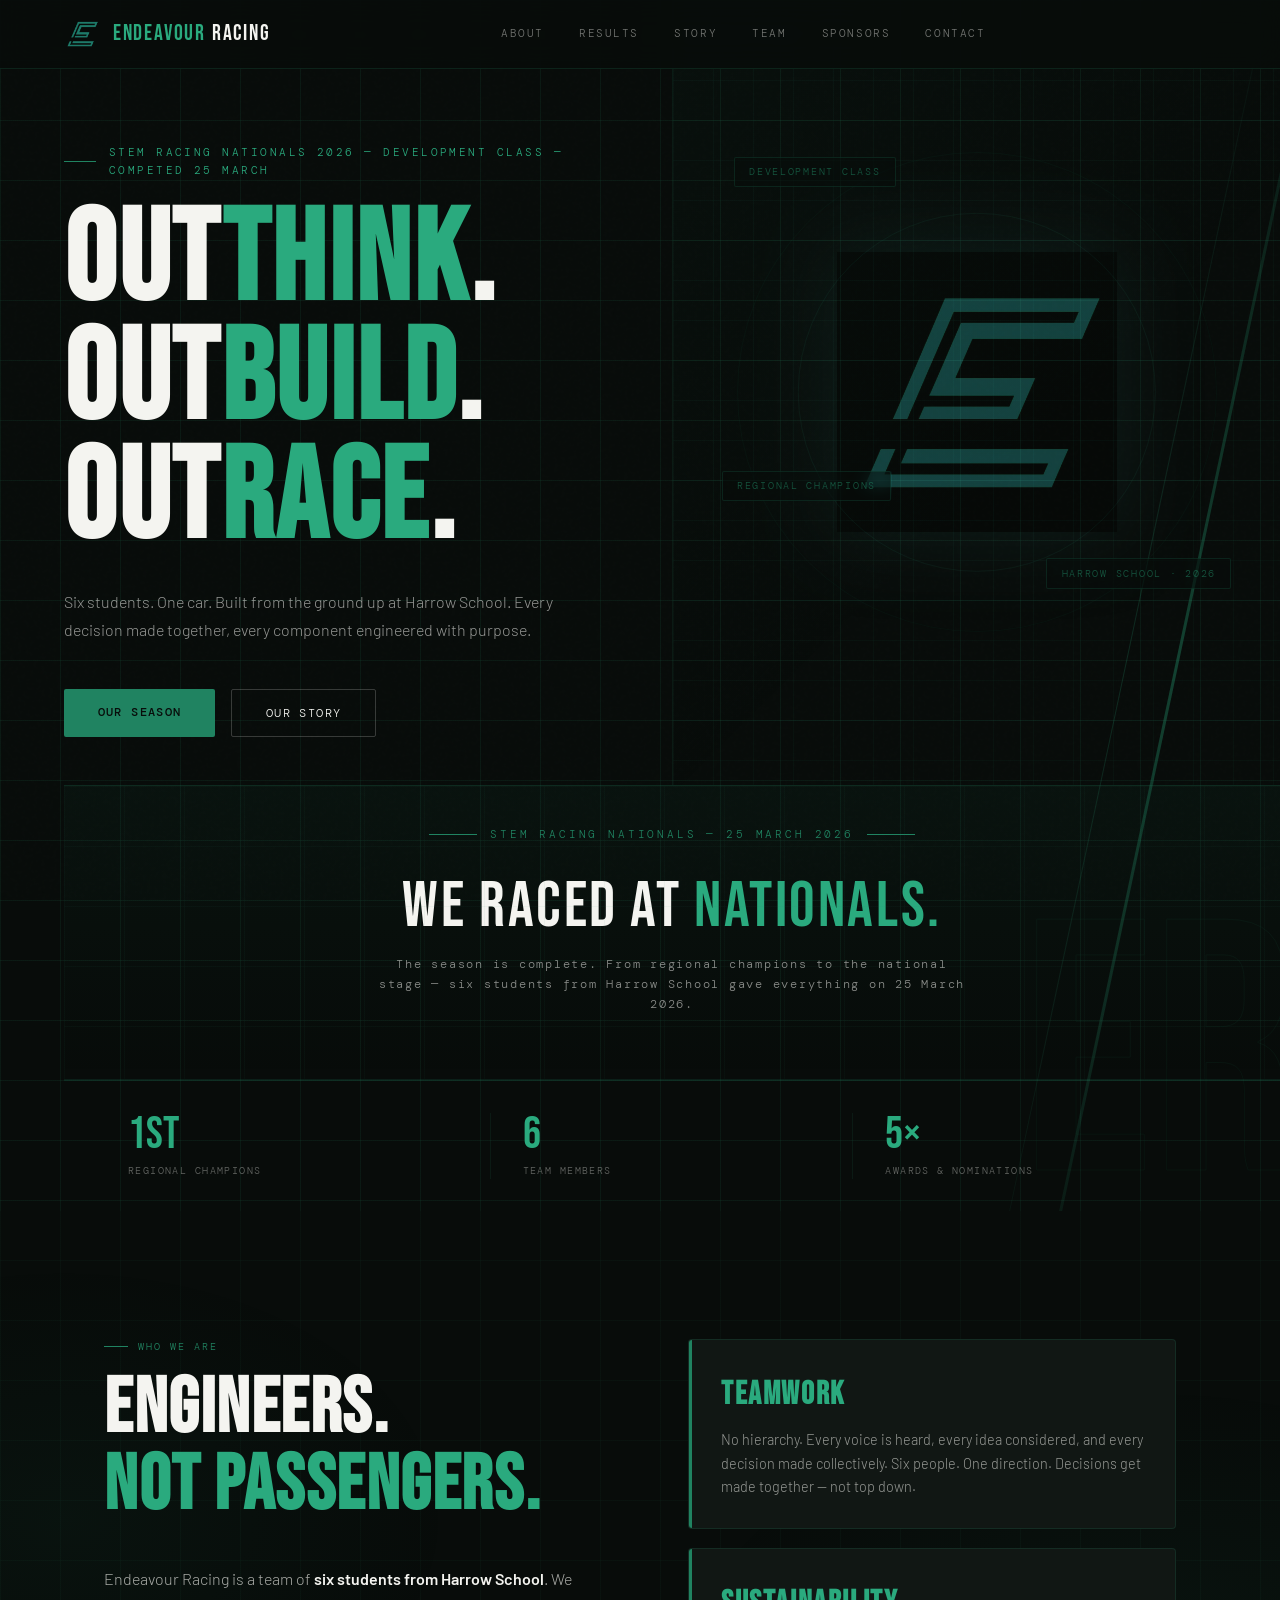
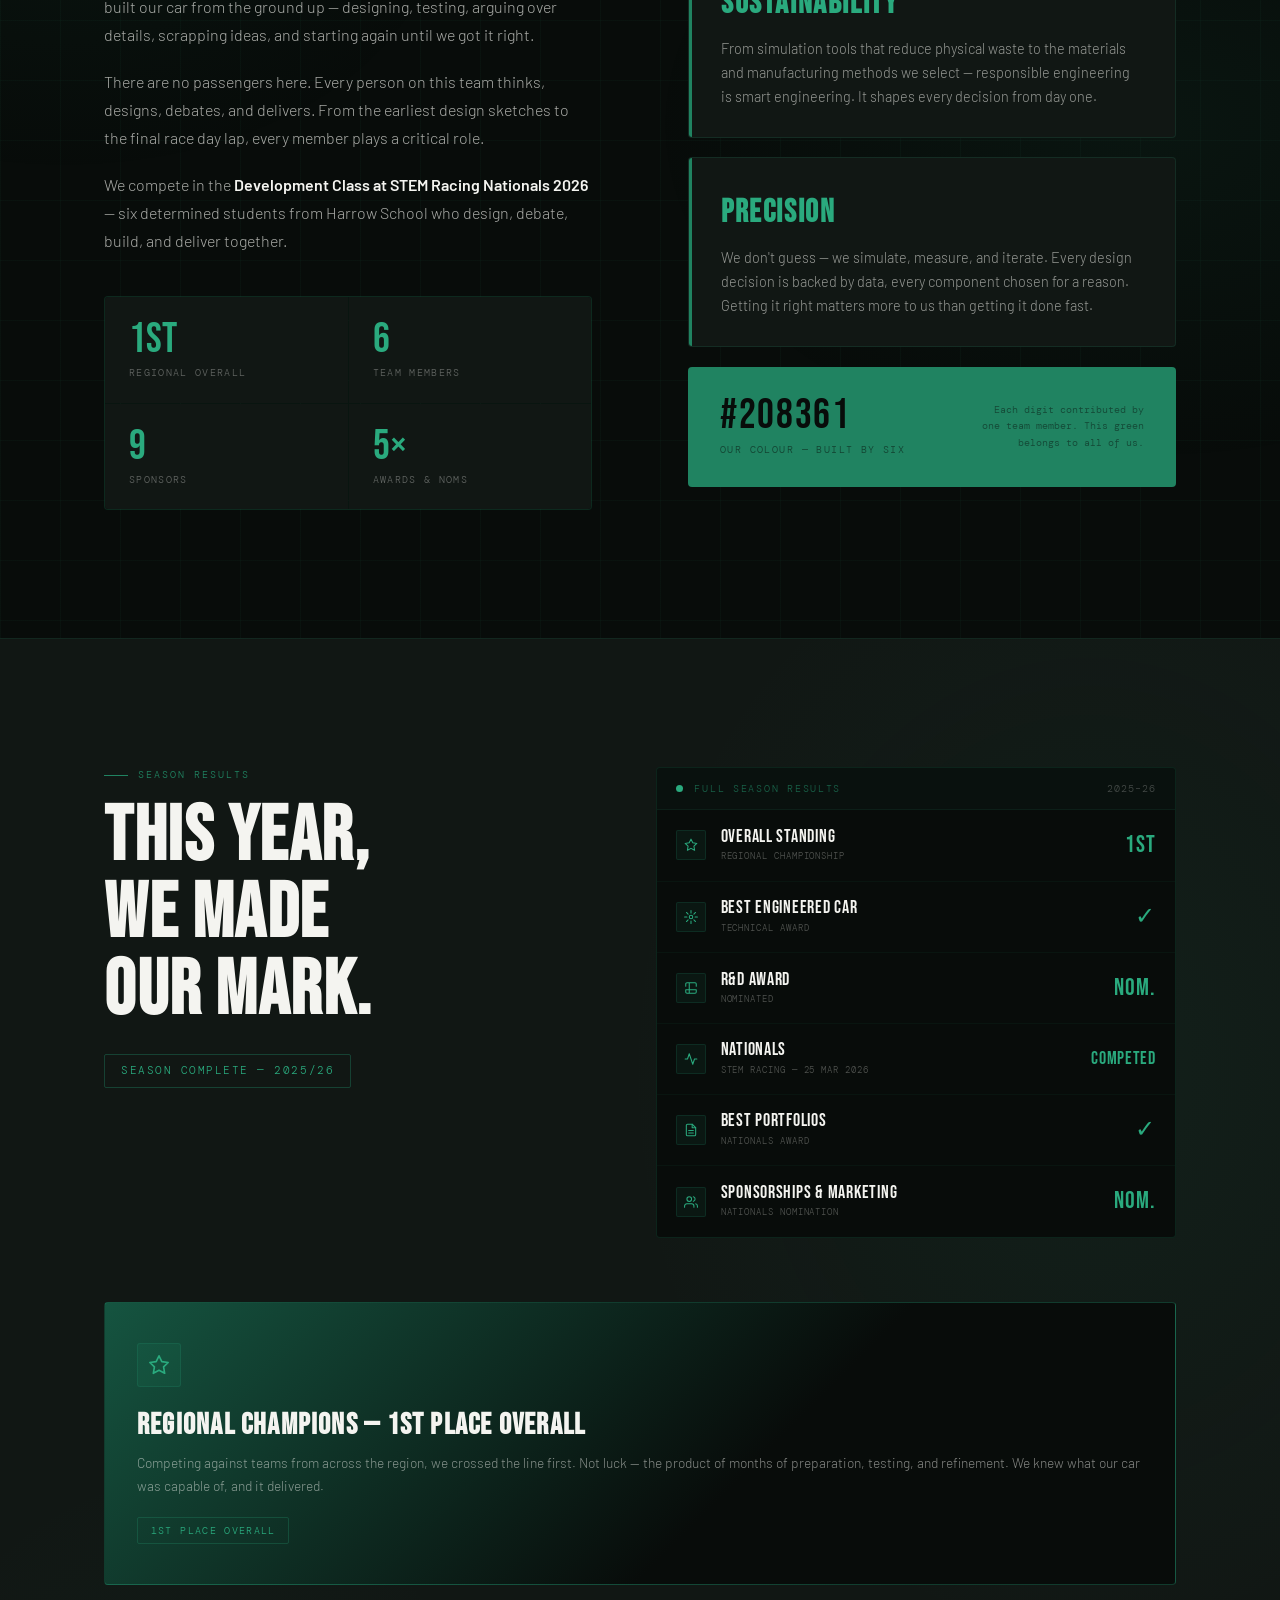
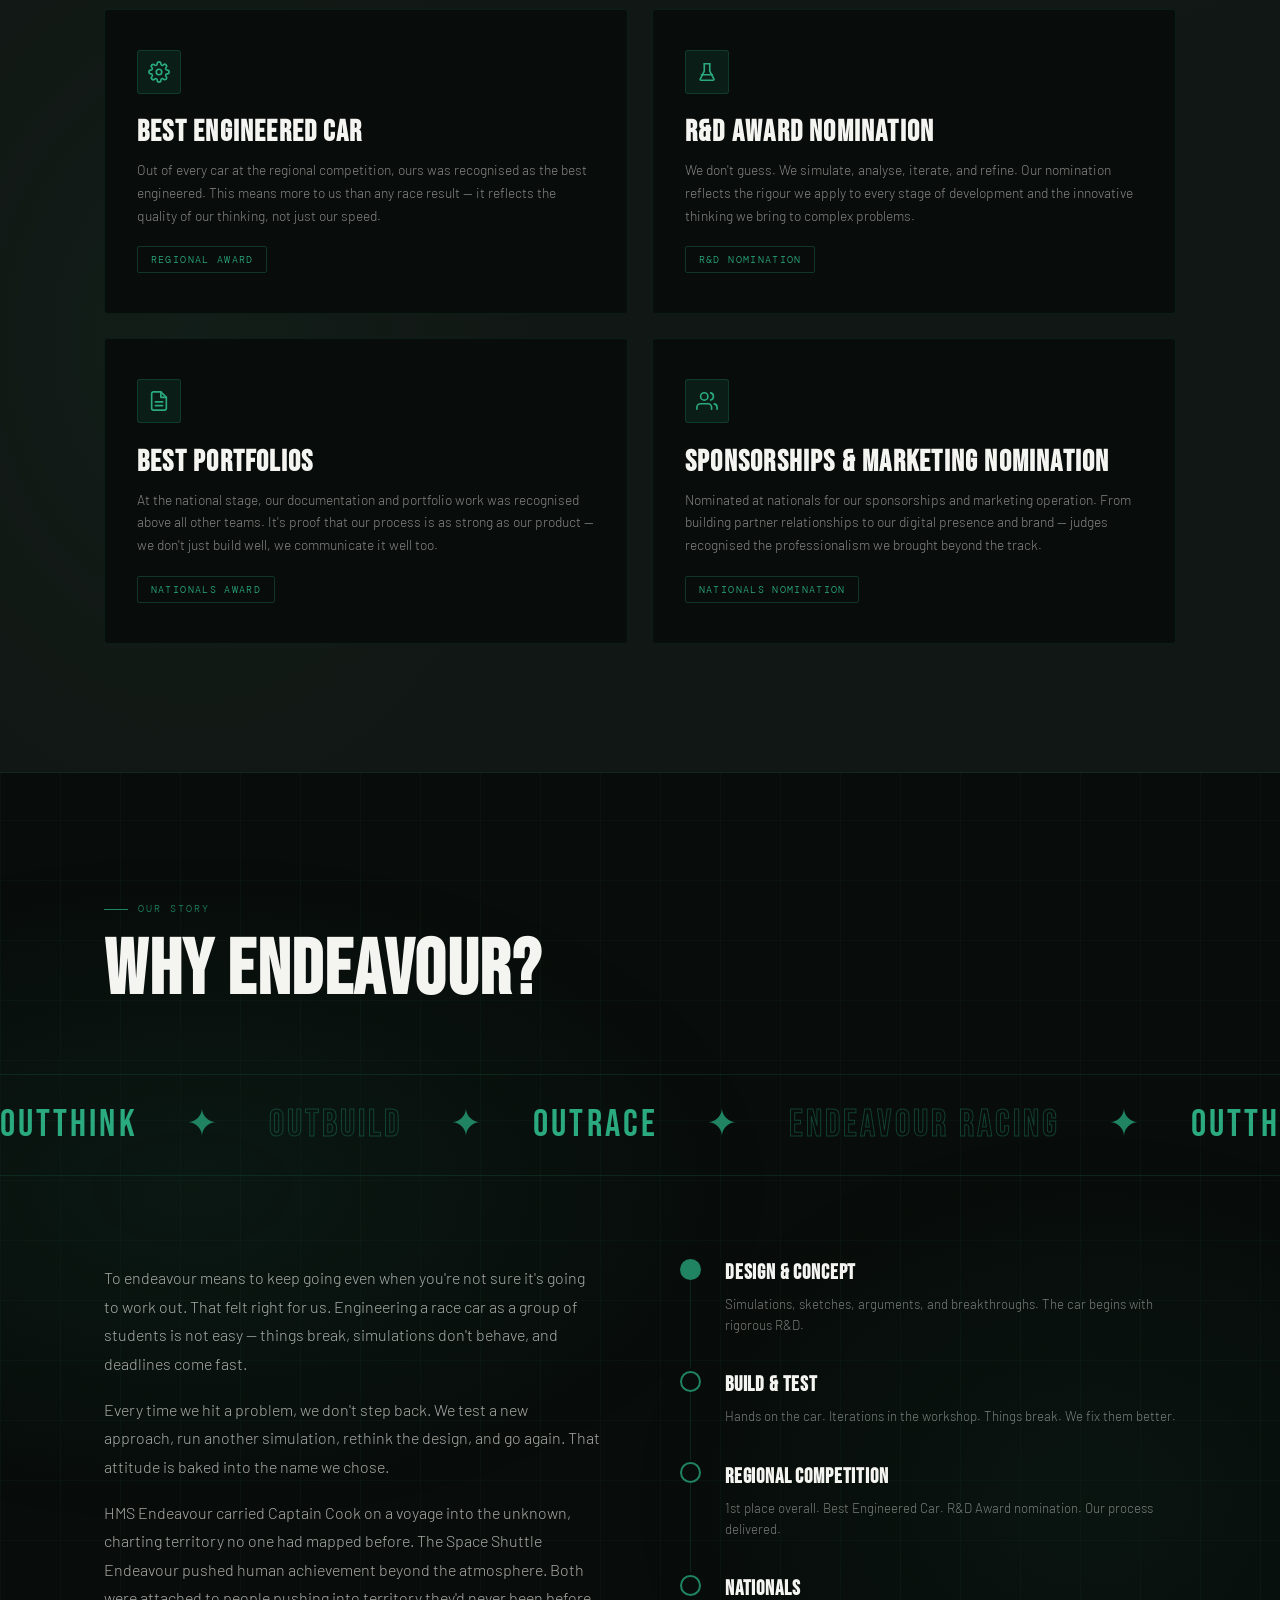
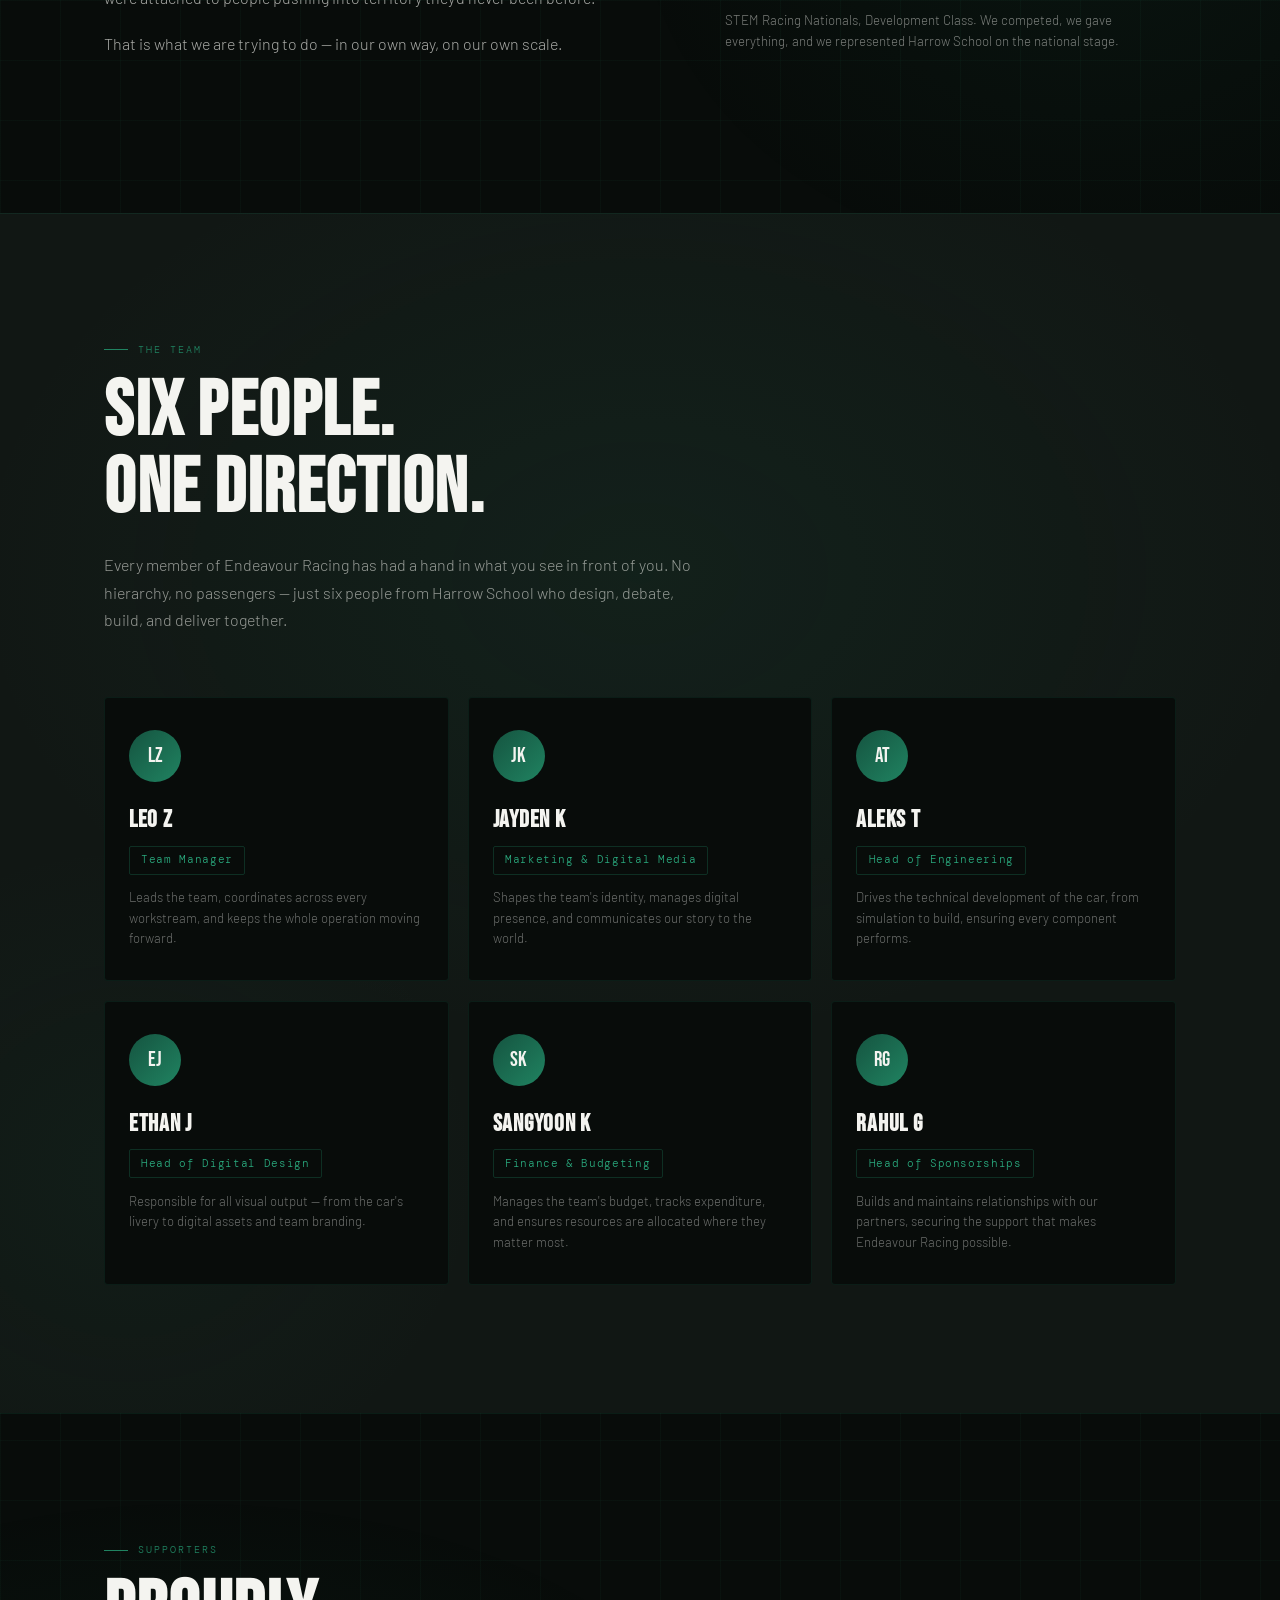
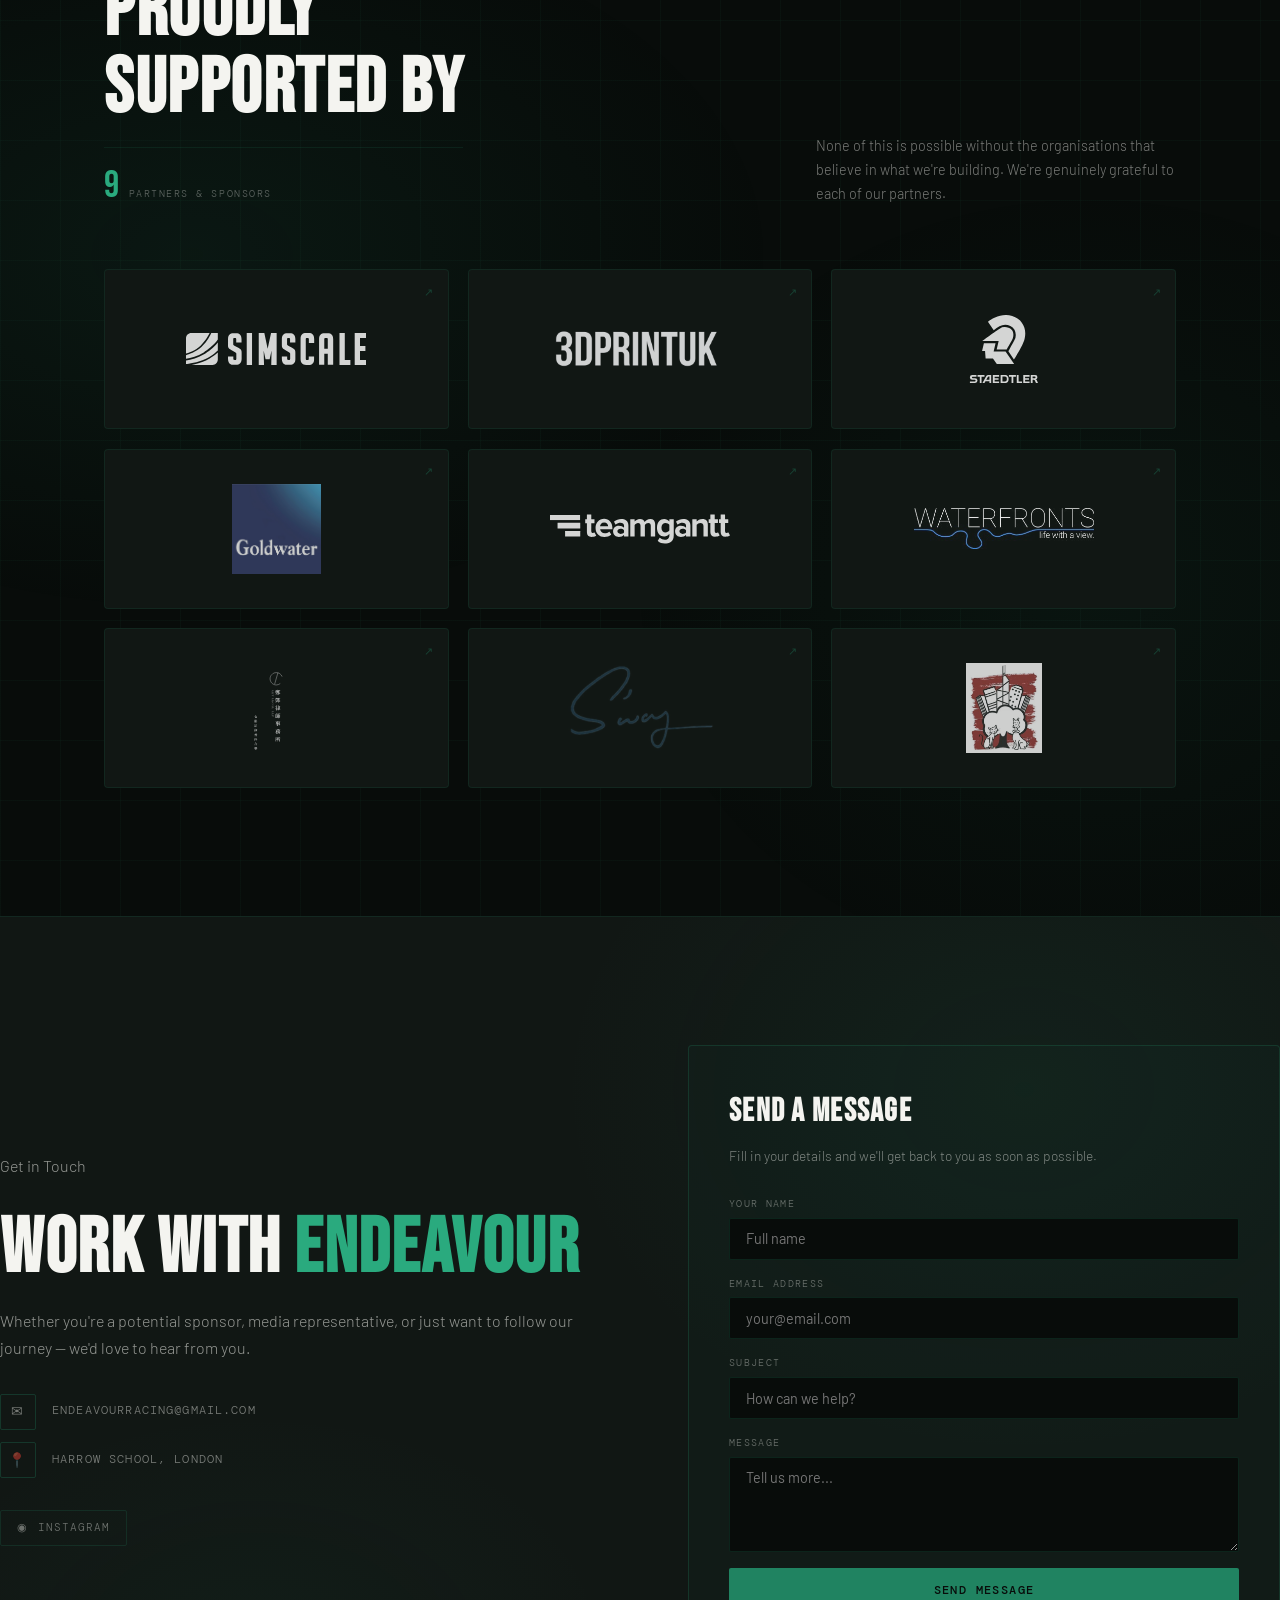
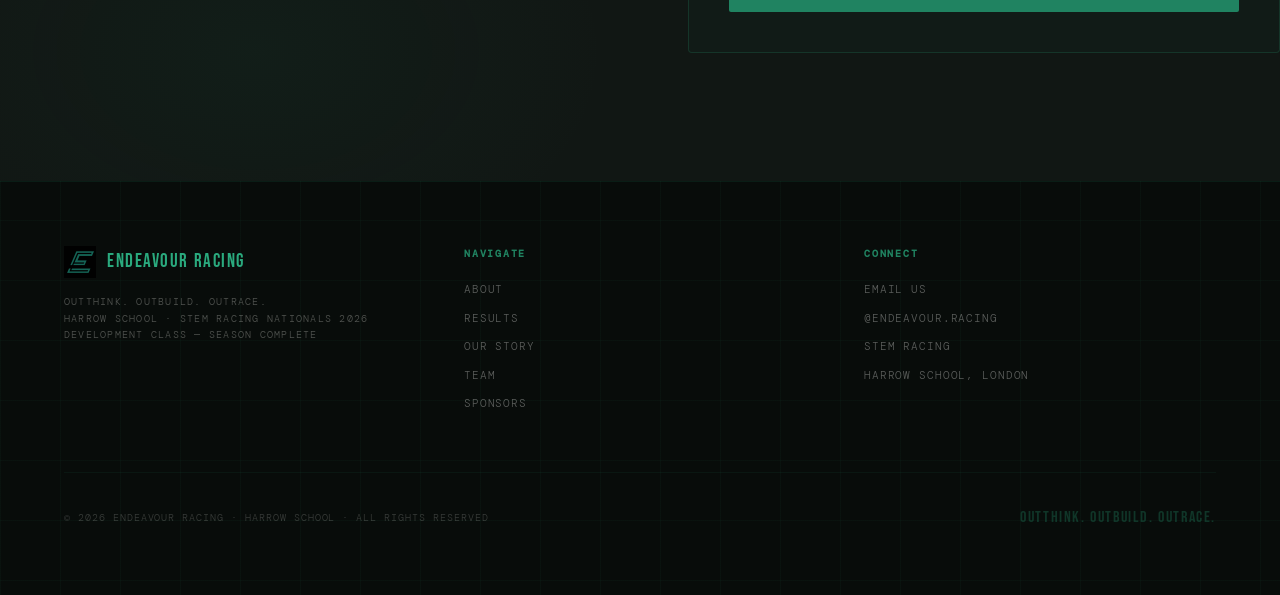
<file: Website.html>
<!DOCTYPE html>
<html lang="en">
<head>
  <meta charset="UTF-8"/>
  <meta name="viewport" content="width=device-width, initial-scale=1.0"/>
  <meta name="description" content="Endeavour Racing — six students from Harrow School. Regional Champions, Best Engineered Car, Best Portfolios at Nationals, and Sponsorships &amp; Marketing nomination."/>
  <meta name="theme-color" content="#080c0a"/>
  <title>Endeavour Racing — Outthink. Outbuild. Outrace.</title>
  <link rel="preconnect" href="https://fonts.googleapis.com"/>
  <link rel="preconnect" href="https://fonts.gstatic.com" crossorigin/>
  <link href="https://fonts.googleapis.com/css2?family=Bebas+Neue&family=DM+Mono:wght@400;500&family=Barlow:ital,wght@0,300;0,400;0,600;0,700;1,300&display=swap" rel="stylesheet"/>
  <style>
    :root {
      --green:   #208361;
      --green-l: #2aaa7e;
      --green-d: #155440;
      --white:   #f4f4f0;
      --black:   #080c0a;
      --mid:     #111714;
      --mono:    "DM Mono", monospace;
      --display: "Bebas Neue", sans-serif;
      --body:    "Barlow", sans-serif;
      --section-pad: 8rem;
    }
    *, *::before, *::after { box-sizing: border-box; margin: 0; padding: 0; }
    html { scroll-behavior: smooth; }
    body { 
  background-color: var(--black);
  background-image: linear-gradient(rgba(32,131,97,.06) 1px, transparent 1px), linear-gradient(90deg, rgba(32,131,97,.06) 1px, transparent 1px);
  background-size: 60px 60px;
 color: var(--white); font-family: var(--body); font-weight: 300; line-height: 1.6; overflow-x: hidden; }
    a { color: inherit; text-decoration: none; }
    ::-webkit-scrollbar { width: 4px; }
    ::-webkit-scrollbar-track { background: var(--black); }
    ::-webkit-scrollbar-thumb { background: var(--green); border-radius: 2px; }
    body::before { content: ""; position: fixed; inset: 0; z-index: 0; pointer-events: none;
      background-image: url("data:image/svg+xml,%3Csvg viewBox='0 0 256 256' xmlns='http://www.w3.org/2000/svg'%3E%3Cfilter id='noise'%3E%3CfeTurbulence type='fractalNoise' baseFrequency='0.9' numOctaves='4' stitchTiles='stitch'/%3E%3C/filter%3E%3Crect width='100%25' height='100%25' filter='url(%23noise)' opacity='0.035'/%3E%3C/svg%3E");
      opacity: .3; }

    /* ── NAV ── */
    nav { position: fixed; top: 0; left: 0; right: 0; z-index: 100; display: flex; align-items: center; justify-content: space-between; padding: 1rem 4rem; border-bottom: 1px solid rgba(32,131,97,.2); background: rgba(8,12,10,.92); backdrop-filter: blur(16px); transition: padding .3s; }
    nav.scrolled { padding: .7rem 4rem; }
    .nav-logo { display: flex; align-items: center; gap: .8rem; }
    .nav-logo img { width: 36px; height: 36px; object-fit: contain; }
    .nav-logo-text { font-family: var(--display); font-size: 1.4rem; letter-spacing: .08em; color: var(--green-l); }
    .nav-logo-text span { color: var(--white); }
    .nav-links { display: flex; gap: 2.2rem; }
    .nav-links a { font-family: var(--mono); font-size: .7rem; letter-spacing: .14em; text-transform: uppercase; color: rgba(244,244,240,.45); transition: color .2s; position: relative; }
    .nav-links a::after { content: ""; position: absolute; bottom: -3px; left: 0; right: 0; height: 1px; background: var(--green); transform: scaleX(0); transform-origin: left; transition: transform .25s; }
    .nav-links a:hover, .nav-links a.active { color: var(--white); }
    .nav-links a.active::after, .nav-links a:hover::after { transform: scaleX(1); }
    .nav-right { display: flex; align-items: center; gap: 1rem; }
    .nav-cta { font-family: var(--mono); font-size: .7rem; letter-spacing: .12em; text-transform: uppercase; padding: .5rem 1.3rem; border: 1px solid var(--green); color: var(--green-l); border-radius: 2px; transition: background .2s, color .2s; }
    .nav-cta:hover { background: var(--green); color: var(--black); }
    /* Hamburger */
    .hamburger { display: none; flex-direction: column; gap: 5px; cursor: pointer; padding: .3rem; background: none; border: none; }
    .hamburger span { display: block; width: 24px; height: 2px; background: var(--white); border-radius: 1px; transition: transform .3s, opacity .3s; }
    .hamburger.open span:nth-child(1) { transform: translateY(7px) rotate(45deg); }
    .hamburger.open span:nth-child(2) { opacity: 0; }
    .hamburger.open span:nth-child(3) { transform: translateY(-7px) rotate(-45deg); }
    /* Mobile menu */
    .mobile-menu { display: none; position: fixed; top: 0; left: 0; right: 0; bottom: 0; z-index: 99; background: rgba(8,12,10,.97); backdrop-filter: blur(20px); flex-direction: column; align-items: center; justify-content: center; gap: 2.5rem; opacity: 0; pointer-events: none; transition: opacity .3s; }
    .mobile-menu.open { opacity: 1; pointer-events: all; }
    .mobile-menu a { font-family: var(--display); font-size: 3rem; letter-spacing: .06em; color: rgba(244,244,240,.5); transition: color .2s; }
    .mobile-menu a:hover { color: var(--green-l); }
    .mobile-menu .mob-cta { font-family: var(--mono); font-size: .8rem; letter-spacing: .14em; text-transform: uppercase; padding: .7rem 2rem; border: 1px solid var(--green); color: var(--green-l); border-radius: 2px; margin-top: 1rem; }

    /* ── BACK TO TOP ── */
    #back-top { position: fixed; bottom: 2rem; right: 2rem; z-index: 90; width: 42px; height: 42px; border: 1px solid rgba(32,131,97,.4); border-radius: 2px; background: rgba(8,12,10,.85); display: flex; align-items: center; justify-content: center; cursor: pointer; opacity: 0; transform: translateY(10px); transition: opacity .3s, transform .3s, border-color .2s; }
    #back-top.visible { opacity: 1; transform: translateY(0); }
    #back-top:hover { border-color: var(--green); }
    #back-top svg { stroke: var(--green-l); }

    /* ── HERO ── */
    #hero { position: relative; min-height: 100vh; display: grid; grid-template-rows: 1fr auto auto; padding: 0 0 0 4rem; overflow: hidden; }
    .hero-layout { display: grid; grid-template-columns: 1fr 1fr; min-height: calc(100vh - 280px); }
    .hero-right { position: relative; display: flex; flex-direction: column; justify-content: center; align-items: center; padding: 2rem; border-left: 1px solid rgba(32,131,97,.12); background: linear-gradient(135deg, rgba(32,131,97,.04) 0%, transparent 60%); }
    .hero-right-logo { width: clamp(180px, 22vw, 280px); opacity: .22; filter: drop-shadow(0 0 40px rgba(32,131,97,.3)) brightness(2.5); mix-blend-mode: screen; }
    .hero-right-grid { position: absolute; inset: 0; background-image: linear-gradient(rgba(32,131,97,.06) 1px, transparent 1px), linear-gradient(90deg, rgba(32,131,97,.06) 1px, transparent 1px); background-size: 40px 40px; }
    .hero-right-accent { position: absolute; top: 50%; left: 50%; transform: translate(-50%,-50%); width: clamp(220px, 28vw, 360px); height: clamp(220px, 28vw, 360px); border-radius: 50%; border: 1px solid rgba(32,131,97,.1); }
    .hero-right-accent-2 { position: absolute; top: 50%; left: 50%; transform: translate(-50%,-50%); width: clamp(300px, 38vw, 480px); height: clamp(300px, 38vw, 480px); border-radius: 50%; border: 1px solid rgba(32,131,97,.05); }
    .hero-right-pill { position: absolute; font-family: var(--mono); font-size: .6rem; letter-spacing: .18em; text-transform: uppercase; color: rgba(32,131,97,.6); border: 1px solid rgba(32,131,97,.2); padding: .4rem .9rem; border-radius: 2px; background: rgba(8,12,10,.6); backdrop-filter: blur(8px); }
    .hero-right-pill.p1 { top: 20%; left: 10%; }
    .hero-right-pill.p2 { bottom: 25%; right: 8%; }
    .hero-right-pill.p3 { top: 60%; left: 8%; }
    .hero-grid { position: absolute; inset: 0; z-index: 0; background-image: linear-gradient(rgba(32,131,97,.07) 1px, transparent 1px), linear-gradient(90deg, rgba(32,131,97,.07) 1px, transparent 1px); background-size: 60px 60px; animation: gridShift 22s linear infinite; }
    @keyframes gridShift { to { background-position: 60px 60px; } }
    .hero-slash { position: absolute; top: -10%; right: 8%; width: 3px; height: 130%; background: linear-gradient(to bottom, transparent, var(--green), transparent); transform: rotate(12deg); opacity: .45; }
    .hero-slash-2 { position: absolute; top: -10%; right: 12%; width: 1px; height: 130%; background: linear-gradient(to bottom, transparent, var(--green-l), transparent); transform: rotate(12deg); opacity: .2; }
    .hero-bg-num { position: absolute; bottom: -2rem; right: -1rem; font-family: var(--display); font-size: clamp(16rem, 28vw, 36rem); line-height: 1; color: transparent; -webkit-text-stroke: 1px rgba(32,131,97,.08); user-select: none; pointer-events: none; }
    .hero-inner { position: relative; z-index: 1; display: flex; flex-direction: column; justify-content: center; padding-top: 9rem; padding-bottom: 3rem; padding-right: 4rem; }
    .hero-eyebrow { font-family: var(--mono); font-size: .7rem; letter-spacing: .22em; text-transform: uppercase; color: var(--green-l); margin-bottom: 1.4rem; display: flex; align-items: center; gap: .8rem; }
    .hero-eyebrow::before { content: ""; display: inline-block; width: 2.5rem; height: 1px; background: var(--green); }
    h1 { font-family: var(--display); font-size: clamp(4.5rem, 10vw, 11rem); line-height: .93; letter-spacing: .02em; color: var(--white); margin-bottom: 1.8rem; }
    h1 .accent { color: var(--green-l); }
    h2 .accent { color: var(--green-l); }
    .hero-sub { max-width: 500px; font-size: 1rem; font-weight: 300; color: rgba(244,244,240,.6); line-height: 1.75; margin-bottom: 2.8rem; }
    .hero-btns { display: flex; gap: 1rem; flex-wrap: wrap; }
    .btn-primary { font-family: var(--mono); font-size: .73rem; letter-spacing: .12em; text-transform: uppercase; padding: .85rem 2.1rem; background: var(--green); color: var(--black); border-radius: 2px; font-weight: 500; transition: background .2s, transform .15s; }
    .btn-primary:hover { background: var(--green-l); transform: translateY(-1px); }
    .btn-ghost { font-family: var(--mono); font-size: .73rem; letter-spacing: .12em; text-transform: uppercase; padding: .85rem 2.1rem; border: 1px solid rgba(244,244,240,.2); color: var(--white); border-radius: 2px; transition: border-color .2s, transform .15s; }
    .btn-ghost:hover { border-color: var(--green); transform: translateY(-1px); }

    /* ── COUNTDOWN ── */
    .countdown-wrap { position: relative; z-index: 1; width: 100%; padding: 2.5rem 0 3rem; border-top: 1px solid rgba(32,131,97,.25); border-bottom: 1px solid rgba(32,131,97,.12); background: linear-gradient(180deg, rgba(32,131,97,.06) 0%, transparent 100%); overflow: hidden; }
    .countdown-wrap::before { content: ""; position: absolute; inset: 0; background-image: linear-gradient(rgba(32,131,97,.05) 1px, transparent 1px), linear-gradient(90deg, rgba(32,131,97,.05) 1px, transparent 1px); background-size: 60px 60px; pointer-events: none; }
    .countdown-label { font-family: var(--mono); font-size: .68rem; letter-spacing: .26em; text-transform: uppercase; color: var(--green); margin-bottom: 1.8rem; display: flex; align-items: center; justify-content: center; gap: .8rem; text-align: center; }
    .countdown-label::before, .countdown-label::after { content: ""; display: inline-block; width: 3rem; height: 1px; background: var(--green); }
    .countdown { display: grid; grid-template-columns: 1fr auto 1fr auto 1fr auto 1fr; align-items: center; width: 100%; padding: 0 4rem; }
    .cd-block { text-align: center; }
    .cd-num { font-family: var(--display); font-size: clamp(5rem, 12vw, 12rem); line-height: 1; color: var(--white); display: block; transition: transform .15s; text-shadow: 0 0 80px rgba(32,131,97,.15); }
    .cd-num.flip { animation: numFlip .2s ease; }
    @keyframes numFlip { 0% { transform: translateY(-10px); opacity: 0; } 100% { transform: translateY(0); opacity: 1; } }
    .cd-unit { font-family: var(--mono); font-size: clamp(.55rem, 1vw, .8rem); letter-spacing: .22em; text-transform: uppercase; color: rgba(244,244,240,.35); margin-top: .4rem; }
    .cd-sep { font-family: var(--display); font-size: clamp(3rem, 8vw, 8rem); color: rgba(32,131,97,.5); line-height: 1; text-align: center; padding-bottom: 1.5rem; }

    /* ── STAT BAR ── */
    .hero-stats { position: relative; z-index: 1; display: grid; grid-template-columns: repeat(3, 1fr); border-top: 1px solid rgba(32,131,97,.2); padding: 2rem 4rem; }
    .stat { padding: 0 2rem; border-right: 1px solid rgba(32,131,97,.12); }
    .stat:first-child { padding-left: 0; }
    .stat:last-child { border-right: none; }
    .stat { transition: background .25s; cursor: default; }
    .stat:hover { background: rgba(32,131,97,.05); }
    .stat-num { font-family: var(--display); font-size: 2.8rem; color: var(--green-l); line-height: 1; margin-bottom: .3rem; transition: color .25s, transform .2s; }
    .stat:hover .stat-num { color: var(--white); transform: scale(1.05); }
    .stat-label { font-family: var(--mono); font-size: .63rem; letter-spacing: .14em; text-transform: uppercase; color: rgba(244,244,240,.38); }

    /* ── SHARED SECTION ── */
    section { position: relative; z-index: 1; }
    .section-wrap { max-width: 1200px; margin: 0 auto; padding: 0 4rem; }
    .section-label { font-family: var(--mono); font-size: .63rem; letter-spacing: .2em; text-transform: uppercase; color: var(--green); margin-bottom: 1rem; display: flex; align-items: center; gap: .6rem; }
    .section-label::before { content: ""; display: inline-block; width: 1.5rem; height: 1px; background: var(--green); }
    h2 { font-family: var(--display); font-size: clamp(2.8rem, 6vw, 5.5rem); line-height: 1; letter-spacing: .02em; color: var(--white); }

    /* ── ABOUT ── */
    #about { padding: var(--section-pad) 0; }
    .about-grid { display: grid; grid-template-columns: 1fr 1fr; gap: 6rem; align-items: stretch; }
    .about-left { display: flex; flex-direction: column; }
    .about-left .section-label { margin-bottom: 1rem; }
    .about-left h2 { margin-bottom: 2.5rem; }
    .about-text { flex: 1; display: flex; flex-direction: column; justify-content: space-between; }
    .about-text p { color: rgba(244,244,240,.68); margin-bottom: 1.1rem; font-size: 1rem; line-height: 1.78; }
    .about-text p strong { color: var(--white); font-weight: 600; }
    .about-text p:last-child { margin-bottom: 0; }
    .about-mini-stats { display: grid; grid-template-columns: 1fr 1fr; gap: 1px; border: 1px solid rgba(32,131,97,.18); border-radius: 4px; overflow: hidden; margin-top: 2.5rem; background: rgba(32,131,97,.08); }
    .about-mini-stat { padding: 1.4rem 1.5rem; background: var(--mid); transition: background .25s, transform .2s; cursor: default; position: relative; overflow: hidden; }
    .about-mini-stat::after { content: ""; position: absolute; bottom: 0; left: 0; right: 0; height: 2px; background: var(--green-l); transform: scaleX(0); transform-origin: left; transition: transform .3s; }
    .about-mini-stat:hover { background: rgba(32,131,97,.1); transform: translateY(-2px); }
    .about-mini-stat:hover::after { transform: scaleX(1); }
    .about-mini-stat-num { transition: color .25s; }
    .about-mini-stat:hover .about-mini-stat-num { color: var(--white); }
    .about-mini-stat-num { font-family: var(--display); font-size: 2.6rem; color: var(--green-l); line-height: 1; margin-bottom: .25rem; }
    .about-mini-stat-label { font-family: var(--mono); font-size: .6rem; letter-spacing: .14em; text-transform: uppercase; color: rgba(244,244,240,.35); }
    .about-right { display: flex; flex-direction: column; gap: 1.2rem; }
    .value-card { padding: 1.8rem 2rem; border: 1px solid rgba(32,131,97,.2); border-radius: 4px; background: var(--mid); position: relative; overflow: hidden; transition: border-color .25s, transform .2s; }
    .value-card::before { content: ""; position: absolute; top: 0; left: 0; width: 3px; height: 100%; background: var(--green); }
    .value-card::after { content: ""; position: absolute; top: 0; left: 0; right: 0; height: 2px; background: linear-gradient(90deg, var(--green), var(--green-l)); transform: scaleX(0); transform-origin: left; transition: transform .35s; }
    .value-card:hover { border-color: rgba(32,131,97,.55); transform: translateX(4px); box-shadow: 4px 0 24px rgba(32,131,97,.1); }
    .value-card:hover::after { transform: scaleX(1); }
    .value-card h3 { transition: color .25s; }
    .value-card:hover h3 { color: var(--white); }
    .value-card h3 { font-family: var(--display); font-size: 2rem; letter-spacing: .05em; color: var(--green-l); margin-bottom: .5rem; }
    .value-card p { font-size: .9rem; color: rgba(244,244,240,.58); line-height: 1.65; }
    .colour-block { padding: 1.8rem 2rem; border-radius: 4px; background: var(--green); display: flex; align-items: center; justify-content: space-between; gap: 1rem; transition: background .25s, transform .2s; cursor: default; }
    .colour-block:hover { background: var(--green-l); transform: translateX(4px); }
    .colour-block .cb-label { font-family: var(--display); font-size: 2.6rem; color: var(--black); letter-spacing: .04em; line-height: 1; }
    .colour-block .cb-sub { font-family: var(--mono); font-size: .63rem; letter-spacing: .14em; color: rgba(8,12,10,.55); text-transform: uppercase; margin-top: .3rem; }
    .colour-block .cb-right { font-family: var(--mono); font-size: .65rem; color: rgba(8,12,10,.5); line-height: 1.6; text-align: right; max-width: 170px; }

    /* ── ACHIEVEMENTS ── */
    #achievements { padding: var(--section-pad) 0; background: var(--mid); border-top: 1px solid rgba(32,131,97,.15); border-bottom: 1px solid rgba(32,131,97,.15); }
    .ach-header { display: grid; grid-template-columns: 1fr 1fr; align-items: start; gap: 2rem; margin-bottom: 4rem; }
    .ach-header-left { display: flex; flex-direction: column; }
    .season-badge { font-family: var(--mono); font-size: .68rem; letter-spacing: .14em; text-transform: uppercase; color: var(--green-l); border: 1px solid rgba(32,131,97,.4); padding: .45rem 1rem; border-radius: 2px; align-self: flex-start; margin-top: 1.5rem; }
    .ach-live-panel { border: 1px solid rgba(32,131,97,.2); border-radius: 4px; background: var(--black); overflow: hidden; }
    .ach-live-header { display: flex; align-items: center; gap: .7rem; padding: .8rem 1.2rem; border-bottom: 1px solid rgba(32,131,97,.12); background: rgba(32,131,97,.04); }
    .ach-live-dot { width: 7px; height: 7px; border-radius: 50%; background: var(--green-l); animation: livePulse 1.8s ease-in-out infinite; flex-shrink: 0; }
    @keyframes livePulse { 0%,100% { opacity: 1; transform: scale(1); } 50% { opacity: .4; transform: scale(.7); } }
    .ach-live-label { font-family: var(--mono); font-size: .6rem; letter-spacing: .18em; text-transform: uppercase; color: rgba(32,131,97,.7); }
    .ach-live-season { font-family: var(--mono); font-size: .6rem; letter-spacing: .1em; color: rgba(244,244,240,.25); margin-left: auto; }
    .ach-ticker { display: flex; flex-direction: column; }
    .ach-ticker-row { display: flex; align-items: center; justify-content: space-between; padding: 1rem 1.2rem; border-bottom: 1px solid rgba(32,131,97,.08); gap: 1rem; transition: background .2s, padding-left .2s; cursor: default; }
    .ach-ticker-row:hover { background: rgba(32,131,97,.07); padding-left: 1.6rem; }
    .ach-ticker-row:last-child { border-bottom: none; }
    .ach-ticker-left { display: flex; align-items: center; gap: .9rem; }
    .ach-ticker-icon { width: 30px; height: 30px; border-radius: 2px; background: rgba(32,131,97,.1); border: 1px solid rgba(32,131,97,.2); display: flex; align-items: center; justify-content: center; flex-shrink: 0; }
    .ach-ticker-icon svg { stroke: var(--green-l); fill: none; }
    .ach-ticker-name { font-family: var(--display); font-size: 1.15rem; letter-spacing: .04em; color: var(--white); line-height: 1.1; }
    .ach-ticker-sub { font-family: var(--mono); font-size: .58rem; letter-spacing: .1em; text-transform: uppercase; color: rgba(244,244,240,.3); margin-top: .15rem; }
    .ach-ticker-result { font-family: var(--display); font-size: 1.5rem; letter-spacing: .04em; color: var(--green-l); white-space: nowrap; }
    .ach-grid { display: grid; grid-template-columns: repeat(2, 1fr); gap: 1.5rem; }
    .ach-card { padding: 2.5rem 2rem; background: var(--black); border: 1px solid rgba(32,131,97,.15); border-radius: 4px; position: relative; overflow: hidden; transition: border-color .3s, transform .25s; }
    .ach-card:first-child { grid-column: span 2; background: linear-gradient(135deg, var(--green-d) 0%, var(--black) 60%); border-color: rgba(32,131,97,.4); }
    .ach-card::after { content: ""; position: absolute; bottom: 0; left: 0; right: 0; height: 2px; background: var(--green); transform: scaleX(0); transform-origin: left; transition: transform .3s; }
    .ach-card:hover { border-color: var(--green); transform: translateY(-3px); box-shadow: 0 8px 32px rgba(32,131,97,.1); }
    .ach-card:hover::after { transform: scaleX(1); }
    .ach-badge { transition: background .25s, border-color .25s, transform .25s; }
    .ach-card:hover .ach-badge { background: rgba(32,131,97,.28); border-color: rgba(32,131,97,.6); transform: scale(1.1); }
    /* SVG icon badge replacing emojis */
    .ach-badge { width: 44px; height: 44px; border-radius: 3px; background: rgba(32,131,97,.15); border: 1px solid rgba(32,131,97,.3); display: flex; align-items: center; justify-content: center; margin-bottom: 1.4rem; }
    .ach-badge svg { stroke: var(--green-l); fill: none; }
    .ach-card h3 { font-family: var(--display); font-size: 1.9rem; letter-spacing: .04em; color: var(--white); margin-bottom: .6rem; line-height: 1.1; }
    .ach-card p { font-size: .86rem; color: rgba(244,244,240,.52); line-height: 1.65; }
    .ach-tag { display: inline-block; margin-top: 1.2rem; font-family: var(--mono); font-size: .6rem; letter-spacing: .14em; text-transform: uppercase; color: var(--green-l); border: 1px solid rgba(32,131,97,.35); padding: .3rem .8rem; border-radius: 2px; }

    /* ── STORY ── */
    #story { padding: var(--section-pad) 0; overflow: hidden; }
    .motto-marquee { margin: 4rem 0; width: 100%; overflow: hidden; border-top: 1px solid rgba(32,131,97,.2); border-bottom: 1px solid rgba(32,131,97,.2); padding: 1.2rem 0; }
    .marquee-inner { display: flex; gap: 3rem; width: max-content; animation: marquee 22s linear infinite; }
    @keyframes marquee { to { transform: translateX(-50%); } }
    .marquee-item { font-family: var(--display); font-size: 2.4rem; letter-spacing: .08em; color: transparent; -webkit-text-stroke: 1px rgba(32,131,97,.45); white-space: nowrap; }
    .marquee-item.filled { color: var(--green-l); -webkit-text-stroke: 0; }
    .marquee-dot { color: var(--green); -webkit-text-stroke: 0; }
    .story-body { display: grid; grid-template-columns: 1fr 1fr; gap: 5rem; margin-top: 5rem; align-items: center; }
    .story-text p { color: rgba(244,244,240,.68); margin-bottom: 1.1rem; font-size: 1rem; line-height: 1.78; }
    .story-milestones { display: flex; flex-direction: column; }
    .milestone { display: flex; gap: 1.5rem; padding-bottom: 2rem; position: relative; }
    .milestone::before { content: ""; position: absolute; left: 10px; top: 22px; bottom: 0; width: 1px; background: rgba(32,131,97,.2); }
    .milestone:last-child::before { display: none; }
    .m-dot { flex-shrink: 0; width: 21px; height: 21px; border-radius: 50%; border: 2px solid var(--green); background: var(--black); margin-top: .18rem; position: relative; z-index: 1; }
    .milestone:first-child .m-dot { background: var(--green); }
    .milestone { cursor: default; }
    .m-dot { transition: background .25s, box-shadow .25s, transform .2s; }
    .milestone:hover .m-dot { background: var(--green); box-shadow: 0 0 0 4px rgba(32,131,97,.18); transform: scale(1.18); }
    .m-content h4 { font-family: var(--display); font-size: 1.3rem; letter-spacing: .04em; color: var(--white); margin-bottom: .3rem; transition: color .25s; }
    .milestone:hover .m-content h4 { color: var(--green-l); }
    .m-content p { font-size: .83rem; color: rgba(244,244,240,.48); line-height: 1.6; transition: color .25s; }
    .milestone:hover .m-content p { color: rgba(244,244,240,.72); }

    /* ── TEAM ── */
    #team { padding: var(--section-pad) 0; background: var(--mid); border-top: 1px solid rgba(32,131,97,.15); }
    .team-intro { max-width: 600px; margin-bottom: 4rem; }
    .team-intro p { color: rgba(244,244,240,.58); margin-top: 1.5rem; font-size: 1rem; line-height: 1.7; }
    .team-grid { display: grid; grid-template-columns: repeat(3, 1fr); gap: 1.2rem; }
    .team-card { background: var(--black); border: 1px solid rgba(32,131,97,.15); border-radius: 4px; padding: 2rem 1.5rem; transition: border-color .25s, transform .2s; position: relative; overflow: hidden; }
    .team-card::after { content: ""; position: absolute; bottom: 0; left: 0; right: 0; height: 2px; background: var(--green); transform: scaleX(0); transform-origin: left; transition: transform .3s; }
    .team-card:hover { border-color: rgba(32,131,97,.45); transform: translateY(-4px); }
    .team-card:hover::after { transform: scaleX(1); }
    .team-avatar { width: 52px; height: 52px; border-radius: 50%; background: linear-gradient(135deg, var(--green-d), var(--green)); margin-bottom: 1.2rem; display: flex; align-items: center; justify-content: center; font-family: var(--display); font-size: 1.3rem; color: var(--white); }
    .team-card h4 { font-family: var(--display); font-size: 1.5rem; letter-spacing: .03em; color: var(--white); margin-bottom: .3rem; }
    .team-role-badge { font-family: var(--mono); font-size: .68rem; letter-spacing: .06em; color: var(--green-l); padding: .3rem .7rem; border: 1px solid rgba(32,131,97,.3); border-radius: 2px; display: inline-block; margin-bottom: .8rem; }
    .team-desc { font-size: .82rem; color: rgba(244,244,240,.42); line-height: 1.55; }

    /* ── SPONSORS ── */
    #sponsors { padding: var(--section-pad) 0; border-top: 1px solid rgba(32,131,97,.15); }
    .sponsor-header { display: flex; justify-content: space-between; align-items: flex-end; flex-wrap: wrap; gap: 2rem; margin-bottom: 4rem; }
    .sponsor-header-left { display: flex; flex-direction: column; gap: 1.5rem; }
    .sponsor-header-left p { color: rgba(244,244,240,.5); font-size: .95rem; line-height: 1.7; max-width: 420px; }
    .sponsor-count-row { display: flex; gap: 2rem; padding-top: 1.5rem; border-top: 1px solid rgba(32,131,97,.15); }
    .sponsor-count-item { display: flex; flex-direction: column; gap: .25rem; }
    .sponsor-count-num { font-family: var(--display); font-size: 2.4rem; color: var(--green-l); line-height: 1; }
    .sponsor-count-label { font-family: var(--mono); font-size: .58rem; letter-spacing: .16em; text-transform: uppercase; color: rgba(244,244,240,.3); }
    .sponsor-cta-box { border: 1px solid rgba(32,131,97,.2); border-radius: 4px; padding: 2rem; background: rgba(32,131,97,.03); display: flex; flex-direction: column; justify-content: space-between; gap: 1.5rem; height: 100%; }
    .sponsor-cta-box h4 { font-family: var(--display); font-size: 1.8rem; letter-spacing: .04em; color: var(--white); line-height: 1.1; }
    .sponsor-cta-box p { font-size: .85rem; color: rgba(244,244,240,.45); line-height: 1.65; }
    .sponsor-cta-link { display: inline-flex; align-items: center; gap: .6rem; font-family: var(--mono); font-size: .68rem; letter-spacing: .12em; text-transform: uppercase; color: var(--green-l); border: 1px solid rgba(32,131,97,.35); padding: .6rem 1.2rem; border-radius: 2px; transition: background .2s, color .2s; align-self: flex-start; }
    .sponsor-cta-link:hover { background: var(--green); color: var(--black); }
    .sponsor-grid { display: grid; grid-template-columns: repeat(3, 1fr); gap: 1.2rem; }
    .sponsor-card { background: var(--mid); border: 1px solid rgba(32,131,97,.15); border-radius: 4px; padding: 2.2rem 1.5rem 1.8rem; text-align: center; transition: transform 0.3s ease, border-color .25s; position: relative; display: flex; flex-direction: column; align-items: center; justify-content: center; gap: .5rem; min-height: 140px; }
    .sponsor-card::before { content: ""; position: absolute; bottom: 0; left: 0; right: 0; height: 2px; background: var(--green); transform: scaleX(0); transform-origin: left; transition: transform .3s; }
    .sponsor-card::after { content: "\2197"; position: absolute; top: .8rem; right: .9rem; font-size: .7rem; color: rgba(32,131,97,.4); transition: color .2s, transform .2s; }
    .sponsor-card:hover { border-color: rgba(32,131,97,.5); transform: translateY(-3px); box-shadow: 0 8px 24px rgba(32,131,97,.1); }
    .sponsor-card:hover::before { transform: scaleX(1); }
    .sponsor-card:hover::after { color: var(--green-l); transform: translate(2px,-2px); }
    .sponsor-intro-text { max-width: 360px; color: rgba(244,244,240,.48); font-size: .9rem; line-height: 1.65; }

    /* ── CONTACT ── */
    #contact { padding: var(--section-pad) 0; background: var(--mid); border-top: 1px solid rgba(32,131,97,.15); }
    .cta-block { display: grid; grid-template-columns: 1fr 1fr; gap: 6rem; align-items: center; }
    .cta-left h2 { margin-bottom: 1.2rem; }
    .cta-left h2 .accent { color: var(--green-l); }
    .cta-left p { color: rgba(244,244,240,.58); font-size: 1rem; line-height: 1.7; margin-bottom: 2rem; }
    .contact-links { display: flex; flex-direction: column; gap: .8rem; margin-bottom: 2rem; }
    .contact-link { display: flex; align-items: center; gap: 1rem; font-family: var(--mono); font-size: .72rem; letter-spacing: .1em; text-transform: uppercase; color: rgba(244,244,240,.45); transition: color .2s, transform .2s; }
    .contact-link:hover { color: var(--green-l); transform: translateX(5px); }
    .cl-icon { width: 36px; height: 36px; border: 1px solid rgba(32,131,97,.3); border-radius: 2px; display: flex; align-items: center; justify-content: center; font-size: .9rem; flex-shrink: 0; transition: border-color .2s; }
    .contact-link:hover .cl-icon { border-color: var(--green); }
    .social-links { display: flex; gap: .8rem; }
    .social-link { display: flex; align-items: center; gap: .6rem; font-family: var(--mono); font-size: .68rem; letter-spacing: .1em; text-transform: uppercase; color: rgba(244,244,240,.4); padding: .5rem 1rem; border: 1px solid rgba(32,131,97,.2); border-radius: 2px; transition: border-color .2s, color .2s; }
    .social-link:hover { border-color: var(--green); color: var(--green-l); }
    .cta-right { padding: 2.5rem; border: 1px solid rgba(32,131,97,.25); border-radius: 4px; background: rgba(32,131,97,.04); }
    .cta-right h3 { font-family: var(--display); font-size: 2rem; letter-spacing: .04em; color: var(--white); margin-bottom: .5rem; }
    .cta-right p { font-size: .86rem; color: rgba(244,244,240,.48); margin-bottom: 1.8rem; line-height: 1.6; }
    .contact-form { display: flex; flex-direction: column; gap: 1rem; }
    .form-field { display: flex; flex-direction: column; gap: .4rem; }
    .form-field label { font-family: var(--mono); font-size: .6rem; letter-spacing: .14em; text-transform: uppercase; color: rgba(244,244,240,.38); }
    .form-field input, .form-field textarea { background: var(--black); border: 1px solid rgba(32,131,97,.2); border-radius: 2px; padding: .72rem 1rem; color: var(--white); font-family: var(--body); font-size: .9rem; outline: none; transition: border-color .2s; }
    .form-field input:focus, .form-field textarea:focus { border-color: var(--green); }
    .form-field textarea { resize: vertical; min-height: 95px; }
    .form-submit { font-family: var(--mono); font-size: .73rem; letter-spacing: .12em; text-transform: uppercase; padding: .88rem; background: var(--green); color: var(--black); border: none; border-radius: 2px; cursor: pointer; font-weight: 500; transition: background .2s, transform .15s, letter-spacing .2s; width: 100%; }
    .form-submit:hover { background: var(--green-l); transform: translateY(-1px); letter-spacing: .18em; }
    .form-submit:active { transform: translateY(0); }
    .form-submit:disabled { opacity: .6; cursor: not-allowed; transform: none; }

    /* ── FOOTER ── */
    footer { position: relative; z-index: 1; padding: 4rem; border-top: 1px solid rgba(32,131,97,.15); }
    .footer-top { display: grid; grid-template-columns: 1fr 1fr 1fr; gap: 3rem; margin-bottom: 3rem; }
    .footer-brand { display: flex; flex-direction: column; gap: 1rem; }
    .footer-logo-row { display: flex; align-items: center; gap: .7rem; }
    .footer-logo-row img { width: 32px; height: 32px; object-fit: contain; opacity: .85; }
    .footer-logo { font-family: var(--display); font-size: 1.2rem; letter-spacing: .08em; color: var(--green-l); }
    .footer-tagline { font-family: var(--mono); font-size: .65rem; letter-spacing: .12em; text-transform: uppercase; color: rgba(244,244,240,.3); line-height: 1.6; }
    .footer-col h5 { font-family: var(--mono); font-size: .62rem; letter-spacing: .18em; text-transform: uppercase; color: var(--green); margin-bottom: 1.2rem; }
    .footer-col a { display: block; font-family: var(--mono); font-size: .68rem; letter-spacing: .08em; text-transform: uppercase; color: rgba(244,244,240,.35); margin-bottom: .7rem; transition: color .2s; }
    .footer-col a:hover { color: var(--green-l); }
    .footer-bottom { display: flex; justify-content: space-between; align-items: center; flex-wrap: wrap; gap: 1rem; padding-top: 2rem; border-top: 1px solid rgba(32,131,97,.1); }
    .footer-copy { font-family: var(--mono); font-size: .6rem; letter-spacing: .1em; text-transform: uppercase; color: rgba(244,244,240,.2); }
    .footer-motto { font-family: var(--display); font-size: 1rem; letter-spacing: .1em; color: rgba(32,131,97,.35); }

    /* ── ANIMATIONS ── */
    .fade-up { opacity: 0; transform: translateY(28px); transition: opacity .65s ease, transform .65s ease; }
    .fade-up.visible { opacity: 1; transform: translateY(0); }

    /* ── RESPONSIVE ── */
    @media (max-width: 1024px) {
      nav { padding: 1rem 2rem; } nav.scrolled { padding: .7rem 2rem; }
      #hero { padding-left: 2rem; }
      .section-wrap { padding-left: 2rem; padding-right: 2rem; }
      .hero-layout { grid-template-columns: 1fr; }
      .hero-right { display: none; }
      .hero-inner { padding-right: 2rem; }
      .countdown-wrap { padding-left: 0; padding-right: 0; }
      .countdown { padding: 0 1.5rem; }
      .hero-stats { padding-left: 2rem; padding-right: 2rem; }
      .about-grid, .story-body, .cta-block, .sponsor-header { grid-template-columns: 1fr; gap: 3rem; }
      .ach-header { grid-template-columns: 1fr; }
      .about-mini-stats { margin-top: 2rem; }
      .ach-grid { grid-template-columns: 1fr 1fr; }
      .ach-card:first-child { grid-column: span 2; }
      .team-grid { grid-template-columns: repeat(2, 1fr); }
      .sponsor-grid { grid-template-columns: repeat(2, 1fr); }
      .motto-marquee { margin: 3rem 0; }
      footer { padding: 3rem 2rem; }
      .footer-top { grid-template-columns: 1fr 1fr; gap: 2rem; }
    }
    @media (max-width: 768px) {
      .nav-links { display: none; }
      .nav-cta { display: none; }
      .hamburger { display: flex; }
      .mobile-menu { display: flex; }
    }
    @media (max-width: 640px) {
      h1 { font-size: 4rem; }
      .hero-stats { grid-template-columns: 1fr; }
      .stat { border-right: none; border-bottom: 1px solid rgba(32,131,97,.12); padding: 1rem 0; }
      .ach-grid { grid-template-columns: 1fr; }
      .ach-card:first-child { grid-column: span 1; }
      .team-grid { grid-template-columns: 1fr; }
      .sponsor-grid { grid-template-columns: 1fr 1fr; }
      .footer-top { grid-template-columns: 1fr; }
      #back-top { bottom: 1.2rem; right: 1.2rem; }
    }
  

/* ── NEON GLOW AMBIANCE ── */
    #achievements {
      background:
        radial-gradient(ellipse 60% 55% at 85% 25%, rgba(32,131,97,0.08) 0%, transparent 60%),
        radial-gradient(ellipse 50% 50% at 15% 75%, rgba(32,131,97,0.06) 0%, transparent 55%),
        var(--mid);
    }
    #story, #sponsors {
      background:
        radial-gradient(ellipse 70% 50% at 15% 40%, rgba(32,131,97,0.10) 0%, transparent 65%),
        radial-gradient(ellipse 60% 60% at 85% 70%, rgba(32,131,97,0.07) 0%, transparent 60%);
    }
    #team {
      background:
        radial-gradient(ellipse 80% 60% at 50% 30%, rgba(32,131,97,0.09) 0%, transparent 65%),
        radial-gradient(ellipse 50% 50% at 10% 80%, rgba(32,131,97,0.06) 0%, transparent 55%),
        var(--mid);
    }
    #contact {
      background:
        radial-gradient(ellipse 60% 70% at 80% 20%, rgba(32,131,97,0.09) 0%, transparent 60%),
        radial-gradient(ellipse 50% 50% at 20% 85%, rgba(32,131,97,0.06) 0%, transparent 55%),
        var(--mid);
    }
    #about {
      background:
        radial-gradient(ellipse 65% 55% at 90% 50%, rgba(32,131,97,0.08) 0%, transparent 60%),
        radial-gradient(ellipse 55% 45% at 5% 30%, rgba(32,131,97,0.06) 0%, transparent 55%);
    }

    /* Remove logo backgrounds */
    .nav-logo img, .footer-logo-row img, .hero-right-logo { background: transparent !important; mix-blend-mode: screen; }
    .sponsor-card img { background: transparent !important; mix-blend-mode: screen; }

    /* ── FORM STATES ── */
    .form-field input:valid:not(:placeholder-shown),
    .form-field textarea:valid:not(:placeholder-shown) { border-color: rgba(32,131,97,.5); }
    .form-field input.error, .form-field textarea.error { border-color: rgba(200,60,60,.55) !important; animation: shake .3s ease; }
    @keyframes shake { 0%,100%{transform:translateX(0)} 25%{transform:translateX(-5px)} 75%{transform:translateX(5px)} }
    .form-success { display: none; text-align: center; padding: 2rem 1rem; }
    .form-success .success-icon { font-size: 2.5rem; color: var(--green-l); margin-bottom: .8rem; }
    .form-success h4 { font-family: var(--display); font-size: 1.8rem; color: var(--green-l); margin-bottom: .4rem; }
    .form-success p { font-size: .86rem; color: rgba(244,244,240,.5); }
    /* ── SPONSOR META ── */
    .sponsor-meta { display: flex; align-items: baseline; gap: .6rem; margin-top: 1.2rem; padding-top: 1.2rem; border-top: 1px solid rgba(32,131,97,.15); }
    .sponsor-meta-num { font-family: var(--display); font-size: 2.4rem; color: var(--green-l); line-height: 1; }
    .sponsor-meta-label { font-family: var(--mono); font-size: .6rem; letter-spacing: .16em; text-transform: uppercase; color: rgba(244,244,240,.35); }
    /* ── FOCUS + PRINT ── */
    a:focus-visible, button:focus-visible, input:focus-visible, textarea:focus-visible { outline: 2px solid var(--green-l); outline-offset: 3px; border-radius: 2px; }
    @media print { nav,.hamburger,.mobile-menu,#back-top { display:none !important; } }

    /* ── SPONSOR LOGOS ── */
    /* All cards: fixed height, flex-centre the logo */
    .sponsor-card { min-height: 160px !important; display: flex !important; flex-direction: column !important; align-items: center !important; justify-content: center !important; padding: 1.5rem !important; }
    /* All logos: same bounding box — object-fit:contain keeps proportions */
    .sponsor-logo { display: block; width: 100%; max-width: 180px; height: 90px; object-fit: contain; margin: 0 auto; }
    /* SVGs: invert dark fills to white */
    .sponsor-card svg.sponsor-logo { filter: brightness(0) invert(1); opacity: 0.82; transition: opacity .25s; }
    .sponsor-card:hover svg.sponsor-logo { opacity: 1; }
    /* 3DPRINTUK: black-on-white → invert+screen removes white bg */
    a[href*="3dprint"] .sponsor-logo { filter: invert(1); mix-blend-mode: screen; opacity: 0.9; transition: opacity .25s; }
    a[href*="3dprint"]:hover .sponsor-logo { opacity: 1; }
    /* Goldwater: show natural colours with rounded corners */
    a[href*="goldwater"] .sponsor-logo { filter: saturate(0.8) brightness(0.88); border-radius: 6px; opacity: 0.9; transition: opacity .25s, filter .25s; }
    a[href*="goldwater"]:hover .sponsor-logo { filter: saturate(1) brightness(1); opacity: 1; }
    /* Waterfronts: black bg → screen blend removes black */
    a[href*="waterfronts"] .sponsor-logo { mix-blend-mode: screen; opacity: 0.9; transition: opacity .25s; }
    a[href*="waterfronts"]:hover .sponsor-logo { opacity: 1; }
    /* Sway: white bg + cream script → invert flips to dark bg/light text,
       screen blend removes dark bg, leaving cream script on dark card */
    a[href*="sway"] .sponsor-logo { filter: invert(1) brightness(0.95); mix-blend-mode: screen; opacity: 0.88; transition: opacity .25s, filter .25s; }
    a[href*="sway"]:hover .sponsor-logo { opacity: 1; }
    /* Acorn: show natural illustration colours */
    a[href*="acorn"] .sponsor-logo { width: 180px !important; max-width: 180px !important; height: 90px !important; max-height: 90px !important; object-fit: contain !important; filter: saturate(0.8) brightness(0.88); border-radius: 4px; opacity: 0.9; transition: opacity .25s, filter .25s; }
    a[href*="acorn"]:hover .sponsor-logo { filter: saturate(1) brightness(1); opacity: 1; }
    /* CT Legal SVG: portrait — let object-fit:contain handle it within the same box */
    a[href*="ctlegal"] svg.sponsor-logo { filter: brightness(0) invert(1); opacity: 0.82; transition: opacity .25s; }
    a[href*="ctlegal"]:hover svg.sponsor-logo { opacity: 1; }
    /* Sponsor meta stat */
    .sponsor-meta { display: flex; align-items: baseline; gap: .6rem; margin-top: 1.2rem; padding-top: 1.2rem; border-top: 1px solid rgba(32,131,97,.15); }
    .sponsor-meta-num { font-family: var(--display); font-size: 2.4rem; color: var(--green-l); line-height: 1; }
    .sponsor-meta-label { font-family: var(--mono); font-size: .6rem; letter-spacing: .16em; text-transform: uppercase; color: rgba(244,244,240,.35); }
    @media (max-width: 640px) { .sponsor-logo { max-width: 130px; height: 70px; } }
  </style>
</head>
<body>

<!-- MOBILE MENU -->
<div class="mobile-menu" id="mobile-menu">
  <a href="#about" class="mob-link">About</a>
  <a href="#achievements" class="mob-link">Results</a>
  <a href="#story" class="mob-link">Story</a>
  <a href="#team" class="mob-link">Team</a>
  <a href="#sponsors" class="mob-link">Sponsors</a>
  <a href="#contact" class="mob-link">Contact</a>

</div>

<!-- BACK TO TOP -->
<button id="back-top" aria-label="Back to top">
  <svg width="16" height="16" viewBox="0 0 24 24" stroke-width="2" stroke-linecap="round" stroke-linejoin="round"><polyline points="18 15 12 9 6 15"/></svg>
</button>

<!-- NAV -->
<nav id="nav">
  <div class="nav-logo">
    <img src="[data-uri]" alt="Endeavour Racing Logo"/>
    <div class="nav-logo-text">ENDEAVOUR<span> RACING</span></div>
  </div>
  <div class="nav-links">
    <a href="#about" data-section="about">About</a>
    <a href="#achievements" data-section="achievements">Results</a>
    <a href="#story" data-section="story">Story</a>
    <a href="#team" data-section="team">Team</a>
    <a href="#sponsors" data-section="sponsors">Sponsors</a>
    <a href="#contact" data-section="contact">Contact</a>

  </div>
  <div class="nav-right">

    <button class="hamburger" id="hamburger" aria-label="Menu">
      <span></span><span></span><span></span>
    </button>
  </div>
</nav>

<!-- HERO -->
<section id="hero">
  <div class="hero-grid"></div>
  <div class="hero-slash"></div>
  <div class="hero-slash-2"></div>
  <div class="hero-bg-num">ER</div>
  <div class="hero-layout">
    <div class="hero-inner">
      <div class="hero-eyebrow">STEM Racing Nationals 2026 — Development Class — Competed 25 March</div>
      <h1>OUT<span class="accent">THINK</span>.<br>OUT<span class="accent">BUILD</span>.<br>OUT<span class="accent">RACE</span>.</h1>
      <p class="hero-sub">Six students. One car. Built from the ground up at Harrow School. Every decision made together, every component engineered with purpose.</p>
      <div class="hero-btns">
        <a href="#achievements" class="btn-primary">Our Season</a>
        <a href="#story" class="btn-ghost">Our Story</a>
      </div>
    </div>
    <div class="hero-right">
      <div class="hero-right-grid"></div>
      <div class="hero-right-accent-2"></div>
      <div class="hero-right-accent"></div>
      <img class="hero-right-logo" src="[data-uri]" alt="Endeavour Racing"/>
      <div class="hero-right-pill p1">Development Class</div>
      <div class="hero-right-pill p2">Harrow School · 2026</div>
      <div class="hero-right-pill p3">Regional Champions</div>
    </div>
  </div>
  <div class="countdown-wrap">
    <div class="countdown-label">STEM Racing Nationals — 25 March 2026</div>
    <div style="text-align:center; padding: 0 4rem 1rem;">
      <div style="font-family:var(--display); font-size:clamp(2rem,5vw,4.5rem); color:var(--white); letter-spacing:.04em; line-height:1.1; margin-bottom:.8rem;">WE RACED AT <span style="color:var(--green-l);">NATIONALS.</span></div>
      <div style="font-family:var(--mono); font-size:.78rem; letter-spacing:.14em; color:rgba(244,244,240,.55); max-width:600px; margin:0 auto;">The season is complete. From regional champions to the national stage — six students from Harrow School gave everything on 25 March 2026.</div>
    </div>
  </div>
  <div class="hero-stats">
    <div class="stat fade-up"><div class="stat-num">1st</div><div class="stat-label">Regional Champions</div></div>
    <div class="stat fade-up"><div class="stat-num">6</div><div class="stat-label">Team Members</div></div>
    <div class="stat fade-up"><div class="stat-num">5×</div><div class="stat-label">Awards &amp; Nominations</div></div>
  </div>
</section>

<!-- ABOUT -->
<section id="about">
  <div class="section-wrap">
    <div class="about-grid">
      <div class="about-left fade-up">
        <div class="section-label">Who We Are</div>
        <h2>ENGINEERS.<br><span class="accent">NOT PASSENGERS.</span></h2>
        <div class="about-text">
          <div>
            <p>Endeavour Racing is a team of <strong>six students from Harrow School</strong>. We built our car from the ground up — designing, testing, arguing over details, scrapping ideas, and starting again until we got it right.</p>
            <p>There are no passengers here. Every person on this team thinks, designs, debates, and delivers. From the earliest design sketches to the final race day lap, every member plays a critical role.</p>
            <p>We compete in the <strong>Development Class at STEM Racing Nationals 2026</strong> — six determined students from Harrow School who design, debate, build, and deliver together.</p>
          </div>
          <div class="about-mini-stats">
            <div class="about-mini-stat"><div class="about-mini-stat-num">1st</div><div class="about-mini-stat-label">Regional Overall</div></div>
            <div class="about-mini-stat"><div class="about-mini-stat-num">6</div><div class="about-mini-stat-label">Team Members</div></div>
            <div class="about-mini-stat"><div class="about-mini-stat-num">9</div><div class="about-mini-stat-label">Sponsors</div></div>
            <div class="about-mini-stat"><div class="about-mini-stat-num">5×</div><div class="about-mini-stat-label">Awards &amp; Noms</div></div>
          </div>
        </div>
      </div>
      <div class="about-right">
        <div class="value-card fade-up"><h3>Teamwork</h3><p>No hierarchy. Every voice is heard, every idea considered, and every decision made collectively. Six people. One direction. Decisions get made together — not top down.</p></div>
        <div class="value-card fade-up"><h3>Sustainability</h3><p>From simulation tools that reduce physical waste to the materials and manufacturing methods we select — responsible engineering is smart engineering. It shapes every decision from day one.</p></div>
        <div class="value-card fade-up"><h3>Precision</h3><p>We don't guess — we simulate, measure, and iterate. Every design decision is backed by data, every component chosen for a reason. Getting it right matters more to us than getting it done fast.</p></div>
        <div class="colour-block fade-up">
          <div><div class="cb-label">#208361</div><div class="cb-sub">Our colour — built by six</div></div>
          <div class="cb-right">Each digit contributed by one team member. This green belongs to all of us.</div>
        </div>
      </div>
    </div>
  </div>
</section>

<!-- ACHIEVEMENTS -->
<section id="achievements">
  <div class="section-wrap">
    <div class="ach-header">
      <div class="ach-header-left">
        <div><div class="section-label">Season Results</div><h2>THIS YEAR,<br>WE MADE<br>OUR MARK.</h2></div>
        <div class="season-badge">Season Complete — 2025/26</div>
      </div>
      <div class="ach-live-panel fade-up">
        <div class="ach-live-header">
          <div class="ach-live-dot"></div>
          <div class="ach-live-label">Full Season Results</div>
          <div class="ach-live-season">2025–26</div>
        </div>
        <div class="ach-ticker">
          <div class="ach-ticker-row">
            <div class="ach-ticker-left">
              <div class="ach-ticker-icon"><svg width="14" height="14" viewBox="0 0 24 24" stroke-width="1.8" stroke-linecap="round" stroke-linejoin="round"><path d="M12 2l3.09 6.26L22 9.27l-5 4.87 1.18 6.88L12 17.77l-6.18 3.25L7 14.14 2 9.27l6.91-1.01L12 2z"/></svg></div>
              <div><div class="ach-ticker-name">Overall Standing</div><div class="ach-ticker-sub">Regional Championship</div></div>
            </div>
            <div class="ach-ticker-result">1st</div>
          </div>
          <div class="ach-ticker-row">
            <div class="ach-ticker-left">
              <div class="ach-ticker-icon"><svg width="14" height="14" viewBox="0 0 24 24" stroke-width="1.8" stroke-linecap="round" stroke-linejoin="round"><circle cx="12" cy="12" r="3"/><path d="M12 1v4M12 19v4M4.22 4.22l2.83 2.83M16.95 16.95l2.83 2.83M1 12h4M19 12h4M4.22 19.78l2.83-2.83M16.95 7.05l2.83-2.83"/></svg></div>
              <div><div class="ach-ticker-name">Best Engineered Car</div><div class="ach-ticker-sub">Technical Award</div></div>
            </div>
            <div class="ach-ticker-result">✓</div>
          </div>
          <div class="ach-ticker-row">
            <div class="ach-ticker-left">
              <div class="ach-ticker-icon"><svg width="14" height="14" viewBox="0 0 24 24" stroke-width="1.8" stroke-linecap="round" stroke-linejoin="round"><path d="M9 3H5a2 2 0 00-2 2v4m6-6h10a2 2 0 012 2v4M9 3v18m0 0h10a2 2 0 002-2v-4M9 21H5a2 2 0 01-2-2v-4m0 0h18"/></svg></div>
              <div><div class="ach-ticker-name">R&amp;D Award</div><div class="ach-ticker-sub">Nominated</div></div>
            </div>
            <div class="ach-ticker-result">Nom.</div>
          </div>
          <div class="ach-ticker-row">
            <div class="ach-ticker-left">
              <div class="ach-ticker-icon"><svg width="14" height="14" viewBox="0 0 24 24" stroke-width="1.8" stroke-linecap="round" stroke-linejoin="round"><polyline points="22 12 18 12 15 21 9 3 6 12 2 12"/></svg></div>
              <div><div class="ach-ticker-name">Nationals</div><div class="ach-ticker-sub">STEM Racing — 25 Mar 2026</div></div>
            </div>
            <div class="ach-ticker-result" style="font-size:1.1rem;">Competed</div>
          </div>
          <div class="ach-ticker-row">
            <div class="ach-ticker-left">
              <div class="ach-ticker-icon"><svg width="14" height="14" viewBox="0 0 24 24" stroke-width="1.8" stroke-linecap="round" stroke-linejoin="round"><path d="M14 2H6a2 2 0 00-2 2v16a2 2 0 002 2h12a2 2 0 002-2V8z"/><polyline points="14 2 14 8 20 8"/><line x1="16" y1="13" x2="8" y2="13"/><line x1="16" y1="17" x2="8" y2="17"/></svg></div>
              <div><div class="ach-ticker-name">Best Portfolios</div><div class="ach-ticker-sub">Nationals Award</div></div>
            </div>
            <div class="ach-ticker-result">✓</div>
          </div>
          <div class="ach-ticker-row">
            <div class="ach-ticker-left">
              <div class="ach-ticker-icon"><svg width="14" height="14" viewBox="0 0 24 24" stroke-width="1.8" stroke-linecap="round" stroke-linejoin="round"><path d="M17 21v-2a4 4 0 00-4-4H5a4 4 0 00-4 4v2"/><circle cx="9" cy="7" r="4"/><path d="M23 21v-2a4 4 0 00-3-3.87M16 3.13a4 4 0 010 7.75"/></svg></div>
              <div><div class="ach-ticker-name">Sponsorships &amp; Marketing</div><div class="ach-ticker-sub">Nationals Nomination</div></div>
            </div>
            <div class="ach-ticker-result">Nom.</div>
          </div>
        </div>
      </div>
    </div>
    <div class="ach-grid">
      <div class="ach-card fade-up">
        <div class="ach-badge"><svg width="22" height="22" viewBox="0 0 24 24" stroke-width="1.8" stroke-linecap="round" stroke-linejoin="round"><path d="M12 2l3.09 6.26L22 9.27l-5 4.87 1.18 6.88L12 17.77l-6.18 3.25L7 14.14 2 9.27l6.91-1.01L12 2z"/></svg></div>
        <h3>Regional Champions — 1st Place Overall</h3>
        <p>Competing against teams from across the region, we crossed the line first. Not luck — the product of months of preparation, testing, and refinement. We knew what our car was capable of, and it delivered.</p>
        <span class="ach-tag">1st Place Overall</span>
      </div>
      <div class="ach-card fade-up">
        <div class="ach-badge"><svg width="22" height="22" viewBox="0 0 24 24" stroke-width="1.8" stroke-linecap="round" stroke-linejoin="round" fill="none"><path d="M12 15a3 3 0 100-6 3 3 0 000 6z"/><path d="M19.4 15a1.65 1.65 0 00.33 1.82l.06.06a2 2 0 010 2.83 2 2 0 01-2.83 0l-.06-.06a1.65 1.65 0 00-1.82-.33 1.65 1.65 0 00-1 1.51V21a2 2 0 01-4 0v-.09A1.65 1.65 0 009 19.4a1.65 1.65 0 00-1.82.33l-.06.06a2 2 0 01-2.83-2.83l.06-.06A1.65 1.65 0 004.68 15a1.65 1.65 0 00-1.51-1H3a2 2 0 010-4h.09A1.65 1.65 0 004.6 9a1.65 1.65 0 00-.33-1.82l-.06-.06a2 2 0 012.83-2.83l.06.06A1.65 1.65 0 009 4.68a1.65 1.65 0 001-1.51V3a2 2 0 014 0v.09a1.65 1.65 0 001 1.51 1.65 1.65 0 001.82-.33l.06-.06a2 2 0 012.83 2.83l-.06.06A1.65 1.65 0 0019.4 9a1.65 1.65 0 001.51 1H21a2 2 0 010 4h-.09a1.65 1.65 0 00-1.51 1z"/></svg></div>
        <h3>Best Engineered Car</h3>
        <p>Out of every car at the regional competition, ours was recognised as the best engineered. This means more to us than any race result — it reflects the quality of our thinking, not just our speed.</p>
        <span class="ach-tag">Regional Award</span>
      </div>
      <div class="ach-card fade-up" id="ach-last">
        <div class="ach-badge"><svg width="22" height="22" viewBox="0 0 24 24" stroke-width="1.8" stroke-linecap="round" stroke-linejoin="round" fill="none"><path d="M9 3h6"/><path d="M9 3v8l-4.5 9A1 1 0 005.4 21h13.2a1 1 0 00.9-1.45L15 11V3"/><line x1="6" y1="15" x2="18" y2="15"/></svg></div>
        <h3>R&amp;D Award Nomination</h3>
        <p>We don't guess. We simulate, analyse, iterate, and refine. Our nomination reflects the rigour we apply to every stage of development and the innovative thinking we bring to complex problems.</p>
        <span class="ach-tag">R&amp;D Nomination</span>
      </div>
      <div class="ach-card fade-up">
        <div class="ach-badge"><svg width="22" height="22" viewBox="0 0 24 24" stroke-width="1.8" stroke-linecap="round" stroke-linejoin="round" fill="none"><path d="M14 2H6a2 2 0 00-2 2v16a2 2 0 002 2h12a2 2 0 002-2V8z"/><polyline points="14 2 14 8 20 8"/><line x1="16" y1="13" x2="8" y2="13"/><line x1="16" y1="17" x2="8" y2="17"/></svg></div>
        <h3>Best Portfolios</h3>
        <p>At the national stage, our documentation and portfolio work was recognised above all other teams. It's proof that our process is as strong as our product — we don't just build well, we communicate it well too.</p>
        <span class="ach-tag">Nationals Award</span>
      </div>
      <div class="ach-card fade-up">
        <div class="ach-badge"><svg width="22" height="22" viewBox="0 0 24 24" stroke-width="1.8" stroke-linecap="round" stroke-linejoin="round" fill="none"><path d="M17 21v-2a4 4 0 00-4-4H5a4 4 0 00-4 4v2"/><circle cx="9" cy="7" r="4"/><path d="M23 21v-2a4 4 0 00-3-3.87M16 3.13a4 4 0 010 7.75"/></svg></div>
        <h3>Sponsorships &amp; Marketing Nomination</h3>
        <p>Nominated at nationals for our sponsorships and marketing operation. From building partner relationships to our digital presence and brand — judges recognised the professionalism we brought beyond the track.</p>
        <span class="ach-tag">Nationals Nomination</span>
      </div>
    </div>
  </div>
</section>

<!-- STORY -->
<section id="story">
  <div class="section-wrap">
    <div class="section-label">Our Story</div>
    <h2>WHY ENDEAVOUR?</h2>
  </div>
  <div class="motto-marquee">
    <div class="marquee-inner">
      <span class="marquee-item filled">OUTTHINK</span><span class="marquee-item"><span class="marquee-dot">✦</span></span>
      <span class="marquee-item">OUTBUILD</span><span class="marquee-item"><span class="marquee-dot">✦</span></span>
      <span class="marquee-item filled">OUTRACE</span><span class="marquee-item"><span class="marquee-dot">✦</span></span>
      <span class="marquee-item">ENDEAVOUR RACING</span><span class="marquee-item"><span class="marquee-dot">✦</span></span>
      <span class="marquee-item filled">OUTTHINK</span><span class="marquee-item"><span class="marquee-dot">✦</span></span>
      <span class="marquee-item">OUTBUILD</span><span class="marquee-item"><span class="marquee-dot">✦</span></span>
      <span class="marquee-item filled">OUTRACE</span><span class="marquee-item"><span class="marquee-dot">✦</span></span>
      <span class="marquee-item">ENDEAVOUR RACING</span><span class="marquee-item"><span class="marquee-dot">✦</span></span>
      <span class="marquee-item filled">OUTTHINK</span><span class="marquee-item"><span class="marquee-dot">✦</span></span>
      <span class="marquee-item">OUTBUILD</span><span class="marquee-item"><span class="marquee-dot">✦</span></span>
      <span class="marquee-item filled">OUTRACE</span><span class="marquee-item"><span class="marquee-dot">✦</span></span>
      <span class="marquee-item">ENDEAVOUR RACING</span><span class="marquee-item"><span class="marquee-dot">✦</span></span>
    </div>
  </div>
  <div class="section-wrap">
    <div class="story-body">
      <div class="story-text fade-up">
        <p>To endeavour means to keep going even when you're not sure it's going to work out. That felt right for us. Engineering a race car as a group of students is not easy — things break, simulations don't behave, and deadlines come fast.</p>
        <p>Every time we hit a problem, we don't step back. We test a new approach, run another simulation, rethink the design, and go again. That attitude is baked into the name we chose.</p>
        <p>HMS Endeavour carried Captain Cook on a voyage into the unknown, charting territory no one had mapped before. The Space Shuttle Endeavour pushed human achievement beyond the atmosphere. Both were attached to people pushing into territory they'd never been before.</p>
        <p>That is what we are trying to do — in our own way, on our own scale.</p>
      </div>
      <div class="story-milestones fade-up">
        <div class="milestone"><div class="m-dot"></div><div class="m-content"><h4>Design &amp; Concept</h4><p>Simulations, sketches, arguments, and breakthroughs. The car begins with rigorous R&D.</p></div></div>
        <div class="milestone"><div class="m-dot"></div><div class="m-content"><h4>Build &amp; Test</h4><p>Hands on the car. Iterations in the workshop. Things break. We fix them better.</p></div></div>
        <div class="milestone"><div class="m-dot"></div><div class="m-content"><h4>Regional Competition</h4><p>1st place overall. Best Engineered Car. R&D Award nomination. Our process delivered.</p></div></div>
        <div class="milestone"><div class="m-dot"></div><div class="m-content"><h4>Nationals</h4><p>STEM Racing Nationals, Development Class. We competed, we gave everything, and we represented Harrow School on the national stage.</p></div></div>
      </div>
    </div>
  </div>
</section>

<!-- TEAM -->
<section id="team">
  <div class="section-wrap">
    <div class="team-intro">
      <div class="section-label">The Team</div>
      <h2>SIX PEOPLE.<br>ONE DIRECTION.</h2>
      <p>Every member of Endeavour Racing has had a hand in what you see in front of you. No hierarchy, no passengers — just six people from Harrow School who design, debate, build, and deliver together.</p>
    </div>
    <div class="team-grid">
      <div class="team-card fade-up">
        <div class="team-avatar">LZ</div>
        <h4>Leo Z</h4>
        <span class="team-role-badge">Team Manager</span>
        <p class="team-desc">Leads the team, coordinates across every workstream, and keeps the whole operation moving forward.</p>
      </div>
      <div class="team-card fade-up">
        <div class="team-avatar">JK</div>
        <h4>Jayden K</h4>
        <span class="team-role-badge">Marketing &amp; Digital Media</span>
        <p class="team-desc">Shapes the team's identity, manages digital presence, and communicates our story to the world.</p>
      </div>
      <div class="team-card fade-up">
        <div class="team-avatar">AT</div>
        <h4>Aleks T</h4>
        <span class="team-role-badge">Head of Engineering</span>
        <p class="team-desc">Drives the technical development of the car, from simulation to build, ensuring every component performs.</p>
      </div>
      <div class="team-card fade-up">
        <div class="team-avatar">EJ</div>
        <h4>Ethan J</h4>
        <span class="team-role-badge">Head of Digital Design</span>
        <p class="team-desc">Responsible for all visual output — from the car's livery to digital assets and team branding.</p>
      </div>
      <div class="team-card fade-up">
        <div class="team-avatar">SK</div>
        <h4>Sangyoon K</h4>
        <span class="team-role-badge">Finance &amp; Budgeting</span>
        <p class="team-desc">Manages the team's budget, tracks expenditure, and ensures resources are allocated where they matter most.</p>
      </div>
      <div class="team-card fade-up">
        <div class="team-avatar">RG</div>
        <h4>Rahul G</h4>
        <span class="team-role-badge">Head of Sponsorships</span>
        <p class="team-desc">Builds and maintains relationships with our partners, securing the support that makes Endeavour Racing possible.</p>
      </div>
    </div>
  </div>
</section>

<!-- SPONSORS -->
<section id="sponsors">
  <div class="section-wrap">
    <div class="sponsor-header">
      <div>
        <div class="section-label">Supporters</div>
        <h2>PROUDLY<br>SUPPORTED BY</h2>
        <div class="sponsor-meta">
          <span class="sponsor-meta-num">9</span>
          <span class="sponsor-meta-label">Partners &amp; Sponsors</span>
        </div>
      </div>
      <p class="sponsor-intro-text">None of this is possible without the organisations that believe in what we're building. We're genuinely grateful to each of our partners.</p>
    </div>
    <div class="sponsor-grid">
      <a class="sponsor-card fade-up" href="https://www.simscale.com" target="_blank" rel="noopener noreferrer">
        <svg class="sponsor-logo" aria-label="SimScale" role="img" viewBox="0 0 179.9 31.8" xmlns="http://www.w3.org/2000/svg"><g fill="#3e3935"><path d="M50 31.75h-2.5c-2.5 0-5.5-1.1-5.5-6.2v-2.1h5.3v2.3c0 .8.4 1.2 1.3 1.2h.7c.6 0 1-.2 1-1.2v-5.2c0-.6-.2-.7-.2-.7-.2-.1-.4-.4-1-.7l-3.9-2.2c-.9-.5-1.5-.8-2-1.2s-.8-.9-1-1.5-.2-1.3-.2-2.1v-6.3c0-3.8 1.9-5.8 5.5-5.8H50c3.6 0 5.5 2 5.5 5.8v3.5h-5.3v-3.3c0-.9-.3-1.2-1.2-1.2h-.6c-.7 0-1.2.2-1.2 1.2v5.1c0 .6.2.7.2.7.2.1.4.4 1 .7l3.9 2.1c.9.5 1.5.9 1.9 1.2s.7.7 1 1.2.4 1.3.4 2.5v6.4c-.1 3.8-2 5.8-5.6 5.8M66 31.8h-5.3V0H66zM90.5 31.8h-5.3l.3-14.4-1.9 8.8h-4.1l-1.9-8.8.4 14.4h-5.3V0h5.6l3.3 15.7L85 0h5.6v31.8zM103.8 31.75h-2.5c-2.5 0-5.5-1.1-5.5-6.2v-2.1h5.3v2.3c0 .8.4 1.2 1.3 1.2h.7c.6 0 1-.2 1-1.2v-5.2c0-.6-.2-.7-.2-.7-.2-.1-.4-.4-1-.7l-3.8-2.2c-.9-.5-1.5-.8-2-1.2s-.8-.9-1-1.5-.3-1.3-.3-2.1v-6.3c0-3.8 1.9-5.8 5.5-5.8h2.5c3.6 0 5.5 2 5.5 5.8v3.5H104v-3.3c0-.9-.3-1.2-1.2-1.2h-.6c-.7 0-1.2.2-1.2 1.2v5.1c0 .6.2.7.2.7.2.1.4.3 1 .7l3.8 2.1c.9.5 1.5.9 1.9 1.2s.7.7 1 1.2.4 1.3.4 2.5v6.4c.1 3.8-1.8 5.8-5.5 5.8M122.6 31.8H120c-3.6 0-5.5-2-5.5-5.8V5.8c0-3.8 1.9-5.8 5.5-5.8h2.6c3.6 0 5.5 2 5.5 5.8v4h-5.3V6.1c0-.8-.4-1.2-1.3-1.2h-.8c-.6 0-1 .2-1 1.2v19.6c0 1 .4 1.2 1 1.2h1c.6 0 1-.2 1-1.2v-2.3h5.3V26c.1 3.8-1.8 5.8-5.4 5.8M147 31.75h-5.3v-11.2h-3.5v11.2H133V5.85c0-3.8 1.9-5.8 5.5-5.8h3.1c3.6 0 5.5 2 5.5 5.8v25.9zm-8.8-16.1h3.5v-9.6c0-.8-.3-1.2-1.2-1.2h-1.1c-.8 0-1.2.3-1.2 1.2zM164.3 31.8h-10.9V0h5.3v26.9h5.6zM179.9 31.8h-11.3V0h11.3v4.9h-6V13h5.4v4.9h-5.4v9h6z"/></g><path d="M15.4 14C10 18.9 2.5 21.4 0 22.1v3.6c4.8-.9 11.7-2.7 17.7-6.4 3.5-2.2 10-6.8 14.1-12.8V0h-6.5c-.7 1.5-3.8 8.4-9.9 14" fill="#0076a9"/><path d="M18.5 20.8C12.2 24.6 5 26.5 0 27.5V31h.1c1.8-.2 11.6-1.3 19.3-5 6-2.9 11.4-7.7 12.4-8.7v-8c-4.2 5.4-10 9.5-13.3 11.5M14.3 12.8C19.5 8 22.5 2.2 23.6 0H5.3C2.4 0 0 2.4 0 5.3v15.1c2.7-.8 9.6-3.2 14.3-7.6" fill="#3e3935"/><path d="M20 27.4C15.1 29.7 9.6 31 5.6 31.8h20.9c3 0 5.3-2.4 5.3-5.3v-7c-2.1 1.8-6.7 5.5-11.8 7.9" fill="#3e3935"/></svg>
      </a>
      <a class="sponsor-card fade-up" href="https://www.3dprint-uk.co.uk" target="_blank" rel="noopener noreferrer">
        <img class="sponsor-logo" src="[data-uri]" alt="3DPRINTUK" loading="lazy"/>
      </a>
      <a class="sponsor-card fade-up" href="https://www.staedtler.com" target="_blank" rel="noopener noreferrer">
        <svg class="sponsor-logo" aria-label="Staedtler" role="img" viewBox="0 0 85.04 85.04" xmlns="http://www.w3.org/2000/svg"><g fill="#fff"><path d="M23.53 37h11l-1.8 7.8H44l8.12 12H35.73l-3.65-5.4h-6.93l-.54-6.92H21.8zm3.81-20.14l5.48 7.84c3.82-3 6.94-5 10.79-5 3.2 0 7 1.44 8.82 4.64a10.8 10.8 0 0 1 0 9.75c-3 5.47-5.68 10.59-5.77 10.59l5.23 7.71c-.06 0 8.67-12.93 10.12-19.51 1.33-6 .45-10.71-2.65-15.18-3.57-5.18-9.77-7.17-14.75-7.34-7.11-.24-14.6 4.08-17.3 6.47M22 35s14.64-10.8 18.32-12.77c1.32-.71 6.62-1.4 9.63 2.35 2.67 3.32 1 8.15-.1 9.94s-4.7 8.4-4.7 8.4h-9.56L37.47 35zM15.18 70.08h-2.26a.76.76 0 0 1-.76-.76.7.7 0 0 1 .78-.67h3.56v-1.59h-3.91a2.27 2.27 0 0 0-.05 4.54h2.34a.78.78 0 0 1 .78.79.79.79 0 0 1-.78.81h-4.56v1.53h4.85a2.34 2.34 0 0 0 2.32-2.33 2.31 2.31 0 0 0-2.31-2.31M24.09 67.09h-6.57v1.59h2.12v6.04h1.67v-6.04h2.78zM26.29 67.46a3.49 3.49 0 0 0-.36.4l-3.75 6.86h1.9l.92-1.63h3.77v1.63h1.65v-7.64h-3.1a1.37 1.37 0 0 0-1 .38m1.15 1.29a.8.8 0 0 1 .53-.18h.76v3h-2.98l1.29-2.41a1.76 1.76 0 0 1 .37-.41M31.95 74.72h5.95v-1.5h-4.22v-1.6h3.71v-1.5h-3.71l-.01-1.47h4.23v-1.58l-5.95.01zM43.85 67.07h-4.53v7.64h4.58c1.85 0 3-1.35 3-3.91 0-1.94-1.18-3.74-3.07-3.74m-.44 6.15h-2.34V68.6h2.36c1.12 0 1.79.81 1.79 2.26 0 1.62-.64 2.36-1.79 2.36M47.16 68.67h2.49v6.05h1.68v-6.05h2.46v-1.6h-6.63zM56.31 67.08h-1.73v7.64h5.01v-1.5h-3.28zM73.39 71.85a1.25 1.25 0 0 0-.36-.51 2 2 0 0 0-.76-.31 1.89 1.89 0 0 0 1.83-1.92 2 2 0 0 0-2-2h-4.28v7.64h1.73v-3.13h1a1.19 1.19 0 0 1 .79.25 1.81 1.81 0 0 1 .41.56l1 2.28h1.88zm-1.86-1.73h-2V68.6h2a.76.76 0 1 1 0 1.52M66.68 67.07h-5.95l-.01 7.65h5.97v-1.5h-4.23v-1.61h3.71v-1.49h-3.71l-.01-1.47h4.24z"/></g></svg>
      </a>
      <a class="sponsor-card fade-up" href="https://www.goldwaterkorea.com" target="_blank" rel="noopener noreferrer">
        <img class="sponsor-logo" src="[data-uri]" alt="Goldwater" loading="lazy"/>
      </a>
      <a class="sponsor-card fade-up" href="https://www.teamgantt.com" target="_blank" rel="noopener noreferrer">
        <svg class="sponsor-logo" aria-label="TeamGantt" role="img" viewBox="22.2 273.3 599.9999999999997 96.89999999999998" xmlns="http://www.w3.org/2000/svg"><mask id="a" maskUnits="userSpaceOnUse" x="22.2" y="273.7"><path d="M22.2 273.7v19H123v-19z" fill="#fff"/></mask><path d="M145.2 332.5v-30h-4.8c-.4 0-.8-.4-.8-.8v-11.5c0-.5.4-.8.8-.8h4.8v-14.9c0-.5.4-.8.8-.8h13c.4 0 .8.4.8.8v14.9h9.9c.4 0 .8.4.8.8v11.5c0 .4-.3.8-.8.8h-9.9v13.8c0 13-.9 18.2 4.3 18.7 2.4.3 3.6-.4 6-1.4.4-.2.8 0 1 .3l5 9.1c.2.4.1.8-.2 1.1-3.3 2.5-9.5 4-15.2 4-10 .1-15.5-5.4-15.5-15.6m57.4-32.6c-9 0-12.9 7-13.6 12.7h27.1c-.3-5.4-3.9-12.7-13.5-12.7M174.1 318c0-16.6 11.7-30.1 28.5-30.1 16.4 0 27.6 12.8 27.6 31.6v2.5c0 .4-.3.8-.8.8h-40.1c.9 7.2 6.5 13.3 15.8 13.3 4.4 0 10.4-1.9 14-5.1.3-.3.8-.3 1.1 0l.1.1 5.5 8.4c.2.4.2.8-.1 1.1-5.5 4.9-13.9 7.5-22.2 7.5-16.8.1-29.4-11.7-29.4-30.1m94.9 14.7v-6.5c0-.2-.1-.4-.2-.5-2.4-3.2-6.9-4.8-11.5-4.8-5.7 0-10.4 3.1-10.4 8.7 0 5.4 4.7 8.4 10.4 8.4 4.6 0 9-1.6 11.5-4.8.1-.1.2-.3.2-.5m0 13.3v-5.1c-3.8 4.6-10.3 7.4-17.4 7.4-8.8 0-19.2-6.2-19.2-19 0-13.4 10.4-18.5 19.2-18.5 7.3 0 13.8 2.5 17.4 7v-7.7c0-5.8-4.8-9.6-12.1-9.6-5.6 0-10.8 2-15.3 6.1-.3.3-.8.3-1.1 0 0 0-.1-.1-.1-.2l-4.7-8.6c-.2-.4-.1-.8.2-1.1 6.7-5.9 15.1-8.6 23.6-8.6 12.5 0 24.1 5.2 24.1 21.8V346c0 .4-.3.8-.8.8h-12.9c-.6 0-.9-.4-.9-.8zm90 .8c-.4 0-.8-.4-.8-.8v-35.4c0-5.3-2.3-9.1-8.2-9.1-5 0-9.2 3.4-11.3 6.4-.1.1-.2.3-.2.5V346c0 .4-.3.8-.8.8h-13c-.4 0-.8-.4-.8-.8v-35.4c0-5.3-2.3-9.1-8.2-9.1-4.9 0-9 3.4-11.2 6.6-.1.1-.2.3-.2.5V346c0 .4-.3.8-.8.8h-12.9c-.4 0-.8-.4-.8-.8v-55.8c0-.5.4-.8.8-.8h12.9c.4 0 .8.4.8.8v6.7c2.3-3.4 9.6-8.9 18-8.9 8.1 0 13.2 3.9 15.3 10.5 3.2-5.2 10.5-10.5 18.9-10.5 10.1 0 16.2 5.6 16.2 17.4V346c0 .4-.3.8-.8.8z" fill="#323535"/><path d="M122.2 292.6H23c-.5 0-.8-.4-.8-.8v-17.3c0-.5.4-.8.8-.8h99.2c.4 0 .8.4.8.8v17.3c0 .5-.4.8-.8.8" fill="#62bdd5" mask="url(#a)"/><path d="M122.2 319.9h-74c-.4 0-.8-.4-.8-.8v-17.5c0-.5.4-.8.8-.8h74c.4 0 .8.4.8.8v17.5c0 .4-.4.8-.8.8" fill="#a2bf55"/><path d="M122.2 346.8H73.3c-.4 0-.8-.4-.8-.8v-17.1c0-.4.3-.8.8-.8h48.9c.4 0 .8.4.8.8V346c0 .5-.3.8-.8.8" fill="#b86fd7"/><path d="M420 326.2v-18c0-.2 0-.3-.1-.5-2.5-3.7-7.6-6.3-12.3-6.3-8.2 0-13.9 5.9-13.9 15.8s5.7 15.8 13.9 15.8c4.7 0 9.8-2.7 12.3-6.3.1-.2.1-.3.1-.5m-38.5 34.7l5.6-9.4c.2-.4.7-.5 1.1-.3.1 0 .1.1.2.1 4.3 4.5 9.9 6.4 16.5 6.4 7 0 15.2-3.2 15.2-14.5v-5.8c-4.3 5.7-10.3 9-17 9-13.8 0-24.3-10.1-24.3-29.2 0-18.8 10.4-29.2 24.3-29.2 6.6 0 12.5 3 17 8.8v-6.5c0-.5.4-.8.8-.8h13c.4 0 .8.4.8.8V343c0 21.9-16.2 27.2-29.8 27.2-9.2 0-16.4-2.1-23.2-8.1-.3-.4-.4-.8-.2-1.2m94.2-28.2v-6.5c0-.2-.1-.4-.2-.5-2.4-3.2-6.9-4.8-11.5-4.8-5.7 0-10.4 3.1-10.4 8.7 0 5.4 4.7 8.4 10.4 8.4 4.6 0 9-1.6 11.5-4.8.1-.1.2-.3.2-.5m0 13.3v-5.1c-3.8 4.6-10.3 7.4-17.4 7.4-8.8 0-19.2-6.2-19.2-19 0-13.4 10.4-18.5 19.2-18.5 7.3 0 13.8 2.5 17.4 7v-7.7c0-5.8-4.8-9.6-12.1-9.6-5.6 0-10.8 2-15.3 6.1-.3.3-.8.3-1.1 0 0 0-.1-.1-.1-.2l-4.7-8.6c-.2-.3-.1-.8.2-1.1 6.7-5.9 15.1-8.6 23.6-8.6 12.5 0 24.1 5.2 24.1 21.8V346c0 .4-.3.8-.8.8h-12.9c-.6 0-.9-.4-.9-.8m58.9.8c-.4 0-.8-.4-.8-.8v-33.9c0-8-4-10.7-10.1-10.7-5.6 0-10 3.2-12.4 6.5-.1.1-.2.3-.2.5V346c0 .4-.3.8-.8.8h-12.9c-.4 0-.8-.4-.8-.8v-55.8c0-.5.4-.8.8-.8h12.9c.4 0 .8.4.8.8v6.7c3.5-4.4 10.3-8.9 19.3-8.9 12.1 0 17.9 7.1 17.9 18.3V346c0 .4-.3.8-.8.8zm22.1-14.7v-30h-4.8c-.4 0-.8-.4-.8-.8v-11.5c0-.5.4-.8.8-.8h4.8v-14.9c0-.5.4-.8.8-.8h13c.4 0 .8.4.8.8V289h9.9c.4 0 .8.4.8.8v11.5c0 .4-.3.8-.8.8h-9.9v14.1c.1 12.5-.9 17.9 4.3 18.5 2.4.3 3.6-.4 6-1.4.4-.2.8 0 1 .3l5 9.1c.2.4.1.8-.2 1.1-3.3 2.5-9.5 4-15.2 4-10 0-15.5-5.4-15.5-15.7m34.4 0v-30h-4.8c-.4 0-.8-.4-.8-.8v-11.5c0-.5.4-.8.8-.8h4.8v-14.9c0-.5.4-.8.8-.8h13c.4 0 .8.4.8.8V289h9.9c.4 0 .8.4.8.8v11.5c0 .4-.3.8-.8.8h-9.9v14.1c.1 12.5-.9 17.9 4.3 18.5 2.4.3 3.6-.4 6-1.4.4-.2.8 0 1 .3l5 9.1c.2.4.1.8-.2 1.1-3.3 2.5-9.5 4-15.2 4-10 0-15.5-5.4-15.5-15.7" fill="#a2bf55"/></svg>
      </a>
      <a class="sponsor-card fade-up" href="https://www.waterfronts.co.uk" target="_blank" rel="noopener noreferrer">
        <img class="sponsor-logo" src="[data-uri]" alt="Waterfronts" loading="lazy"/>
      </a>
      <a class="sponsor-card fade-up" href="https://www.ctlegal.com.hk" target="_blank" rel="noopener noreferrer">
        <svg class="sponsor-logo" aria-label="C&T Legal" role="img" version="1.1" xmlns="http://www.w3.org/2000/svg" xmlns:xlink="http://www.w3.org/1999/xlink" x="0px" y="0px"
	 viewBox="0 0 144.57 252.28" enable-background="new 0 0 144.57 252.28" xml:space="preserve">
<g id="layer-1">
	<g>
		<line fill="none" stroke="#231F20" stroke-width="1.086" stroke-miterlimit="10" x1="77.7" y1="27.37" x2="68.57" y2="58.94"/>
		<path fill="none" stroke="#231F20" stroke-width="1.086" stroke-miterlimit="10" d="M62.26,30.64c2.97-2.37,6.74-3.79,10.83-3.79
			c7.48,0,13.85,4.73,16.3,11.35"/>
		<path fill="none" stroke="#231F20" stroke-width="1.086" stroke-miterlimit="10" d="M84.22,57.53c-3.01,2.52-6.9,4.04-11.14,4.04
			c-9.59,0-17.36-7.77-17.36-17.36c0-4.94,2.06-9.39,5.37-12.55"/>
	</g>
</g>
<g id="layer-2">
	<g>
		<path fill="#231F20" d="M72.69,83.95v0.29c0,0.12-0.03,0.17-0.09,0.22c-0.1,0.1-0.41,0.15-0.83,0.15c-0.32,0-0.42-0.09-0.42-0.34
			c0.04-2.01,0.04-2.01,0.04-3c0-0.97-0.02-1.77-0.03-2.3c-0.37,0.25-0.47,0.31-0.88,0.51l-0.12-0.1c0.59-0.66,0.99-1.27,1.46-2.23
			c0.29-0.6,0.44-0.97,0.56-1.46c1.7,0.54,1.9,0.63,1.9,0.82c0,0.15-0.18,0.21-0.66,0.23c-0.4,0.47-0.48,0.57-0.82,0.94
			c0.22,0.04,0.38,0.06,0.6,0.06h2.02c0.26-0.28,0.34-0.37,0.6-0.64c0.4,0.34,0.51,0.44,0.89,0.81c0.03,0.04,0.04,0.06,0.04,0.09
			c0,0.03-0.04,0.06-0.1,0.06h-0.54v1.21h0.66l0.61-0.57c0.45,0.34,0.59,0.44,0.98,0.75c0.13,0.1,0.18,0.17,0.18,0.25
			c0,0.1-0.07,0.18-0.34,0.31v1.55c0,0.56,0.02,1.36,0.06,2.49c-0.02,0.13-0.03,0.18-0.09,0.22c-0.12,0.09-0.44,0.15-0.82,0.15
			c-0.36,0-0.44-0.03-0.44-0.23v-0.22h-1.64c-0.04,0.65-0.09,0.91-0.17,1.36h1.73c0.38-0.39,0.48-0.51,0.86-0.89
			c0.56,0.41,0.72,0.54,1.23,0.98c0.06,0.06,0.09,0.1,0.09,0.13c0,0.04-0.07,0.09-0.16,0.09h-3.83c-0.06,0.16-0.07,0.2-0.13,0.37
			c0.91,0.18,1.62,0.37,2.27,0.61c0.62,0.25,0.92,0.59,0.92,1.04c0,0.54-0.32,1.01-0.69,1.01c-0.16,0-0.22-0.06-0.56-0.56
			c-0.48-0.69-1.08-1.24-2.05-1.89c-0.32,0.66-0.8,1.18-1.49,1.64c-0.7,0.47-1.48,0.75-2.84,1.02l-0.07-0.18
			c1.14-0.54,1.7-0.92,2.27-1.52c0.42-0.47,0.72-0.95,0.92-1.55H72c-0.47,0-0.79,0.02-1.16,0.07l-0.09-0.5
			c0.41,0.09,0.76,0.12,1.24,0.12h1.87c0.1-0.47,0.13-0.75,0.16-1.36H72.69z M73.41,78.05c-0.31,0.01-0.41,0.01-0.67,0.06
			l-0.07-0.28c-0.09,0.09-0.15,0.16-0.19,0.19c-0.41,0.41-0.47,0.47-0.75,0.69c0.39,0.19,0.55,0.26,1.1,0.55h0.75l0.02-0.85v-0.37
			H73.41z M74.58,79.58c-0.07,0.85-0.31,1.45-0.76,1.92c-0.29,0.31-0.51,0.45-1.13,0.81v0.16h4.44v-0.79
			c-0.22,0.01-0.44,0.01-0.89,0.01c-0.8,0-0.94-0.09-0.94-0.66v-1.45H74.58z M72.69,79.58v2.49c0.64-0.69,0.79-1.11,0.88-2.49H72.69
			z M72.69,83.65h4.44v-0.88h-4.44V83.65z M80.76,86.41c0,0.34,0,0.45,0.03,2.18v0.06c0,0.26-0.23,0.34-1.08,0.34
			c-0.35,0-0.45-0.07-0.45-0.35c0.06-2.74,0.09-4.17,0.09-6.1c0-0.59,0-0.91-0.03-4.73c-0.23,0.18-0.29,0.23-0.38,0.41
			c-0.12,0.22-0.18,0.44-0.19,0.69c-0.01,0.13-0.06,0.19-0.13,0.19c-0.12,0-0.62-0.32-0.97-0.63c-0.63-0.56-1.11-1.27-1.45-2.2
			h-1.36c-0.23,0-0.36,0.01-0.59,0.06l-0.1-0.47c0.28,0.09,0.4,0.1,0.69,0.1h1.08c0.26-0.29,0.34-0.38,0.57-0.63
			c0.4,0.26,0.4,0.26,0.76,0.53c0.12,0.09,0.18,0.16,0.18,0.21c0,0.12-0.16,0.2-0.75,0.42c0.29,0.35,0.73,0.63,1.41,0.88
			c0.38,0.15,0.64,0.22,1.23,0.31c-0.02-0.94-0.02-1.23-0.07-1.96c0.73,0.31,0.95,0.42,1.61,0.8h1.35c0.32-0.37,0.42-0.48,0.76-0.8
			c0.6,0.41,0.78,0.54,1.32,1.01c0.13,0.1,0.18,0.17,0.18,0.25c0,0.15-0.16,0.25-0.54,0.32c-0.66,1.26-1.13,2.01-2.33,3.67
			c1.64,1.33,2.36,2.58,2.36,4.11c0,0.91-0.31,1.55-0.91,1.92c-0.28,0.16-0.73,0.29-1.01,0.29c-0.12,0-0.18-0.06-0.18-0.21
			c-0.07-0.79-0.28-1.07-0.92-1.29v-0.15h0.64h0.34c0.47,0,0.59-0.23,0.59-1.18c0-0.76-0.13-1.51-0.37-2.11
			c-0.19-0.5-0.4-0.82-0.88-1.39c0.51-1.55,0.76-2.58,1.04-4.14h-1.52V86.41z M74.64,78.05v0.44c-0.02,0.22-0.02,0.37-0.03,0.77
			h0.69v-1.21H74.64z M77.13,79.58h-0.81v1.07c0,0.16,0,0.19,0.02,0.2c0.03,0.03,0.18,0.04,0.42,0.04c0.09,0,0.21,0,0.37-0.01V79.58
			z"/>
		<path fill="#231F20" d="M75.38,98.87c0.16,0.25,0.22,0.32,0.34,0.51c0.42-0.45,0.73-0.94,0.99-1.54c1.27,0.82,1.36,0.89,1.36,1.01
			c0,0.1-0.1,0.16-0.29,0.16c-0.06,0-0.18,0-0.26-0.01c-0.73,0.34-1.05,0.45-1.6,0.63c0.31,0.37,0.57,0.63,0.91,0.86
			c0.4-0.41,0.66-0.76,1-1.33c0.31,0.19,0.56,0.35,0.72,0.44c0.4,0.23,0.56,0.4,0.56,0.53c0,0.1-0.13,0.16-0.37,0.16h-0.19
			c-0.61,0.24-0.8,0.31-1.38,0.44c0.48,0.32,0.88,0.5,1.86,0.82v0.13c-0.48,0.41-0.7,0.76-0.86,1.38c-0.03,0.09-0.06,0.13-0.12,0.13
			c-0.07,0-0.34-0.22-0.66-0.53c-0.91-0.89-1.45-1.73-2.24-3.46c-0.66,1.04-1.08,1.6-1.73,2.23c-0.8,0.8-1.55,1.33-2.94,2.08
			l-0.12-0.19c1.86-1.54,2.69-2.68,3.54-4.86h-1.23c-0.36,0-0.5,0.01-0.76,0.06l-0.13-0.47c0.4,0.09,0.54,0.1,0.85,0.1h1.2
			c0.35-0.34,0.47-0.44,0.85-0.76c0.54,0.35,0.7,0.47,1.22,0.85c0.13,0.09,0.17,0.16,0.17,0.22c0,0.15-0.19,0.22-0.57,0.25
			L75.38,98.87z M70.73,98.81c0.6,0.12,1.07,0.28,1.45,0.47c0.41,0.21,0.57,0.41,0.57,0.75c0,0.53-0.41,1.16-0.75,1.16
			c-0.13,0-0.23-0.1-0.29-0.31c-0.28-0.88-0.59-1.46-1.04-1.96L70.73,98.81z M73.09,106.29c-0.01,0.12-0.04,0.15-0.13,0.19
			c0.48,0.16,0.75,0.26,0.92,0.37c0.28,0.16,0.42,0.42,0.42,0.75c0,0.41-0.22,0.83-0.51,1.01c0.21-0.02,0.21-0.02,1.33-0.12
			c0.34-0.82,0.51-1.4,0.64-2.15c1.61,0.48,1.84,0.57,1.84,0.75c0,0.16-0.18,0.22-0.7,0.25c-0.56,0.53-0.73,0.66-1.41,1.11
			c1.26-0.13,1.26-0.13,2.99-0.41l0.06,0.18c-1.99,0.81-4.57,1.62-6.62,2.09c-0.06,0.57-0.12,0.72-0.26,0.72
			c-0.21,0-0.26-0.16-0.78-2.28c0.25,0.01,0.42,0.01,0.5,0.01c0.41,0,1.13-0.04,1.96-0.1c-0.19-0.12-0.23-0.21-0.35-0.81
			c-0.13-0.6-0.25-0.89-0.51-1.26c-0.15,0.01-0.21,0.01-0.32,0.01c-0.45,0-0.55-0.04-0.57-0.26c0.06-1.17,0.06-1.23,0.06-1.36
			c0-0.91-0.02-1.71-0.04-2.02c0.66,0.28,0.86,0.37,1.52,0.7h2.99c0.34-0.4,0.34-0.4,0.63-0.75c0.56,0.34,0.72,0.44,1.24,0.8
			c0.1,0.09,0.15,0.13,0.15,0.19c0,0.12-0.12,0.21-0.48,0.38c0,0.18,0.01,0.76,0.04,1.73c-0.02,0.18-0.04,0.23-0.18,0.28
			c-0.15,0.06-0.61,0.12-0.92,0.12c-0.29,0-0.38-0.04-0.41-0.2V106h-3.1V106.29z M75.47,101.18c0.51,0.44,0.66,0.57,1.13,0.99
			c0.06,0.07,0.09,0.12,0.09,0.16c0,0.07-0.07,0.1-0.19,0.1h-2.81c-0.23,0-0.41,0.01-0.64,0.07l-0.13-0.47
			c0.34,0.07,0.48,0.09,0.78,0.09h0.92L75.47,101.18z M73.09,105.69h3.1v-1.73h-3.1V105.69z M82.21,98.52
			c0.29-0.32,0.38-0.42,0.69-0.72c0.61,0.47,0.79,0.6,1.38,1.08c0.12,0.1,0.15,0.15,0.15,0.22c0,0.13-0.07,0.16-0.57,0.29
			c-0.81,1.3-0.81,1.3-2.4,3.47c1.7,0.94,2.52,2.14,2.52,3.67c0,1.1-0.44,1.81-1.3,2.11c-0.22,0.07-0.57,0.15-0.75,0.15
			c-0.15,0-0.17-0.03-0.19-0.25c-0.06-0.69-0.38-1.11-1.04-1.38c0,1.74,0,1.74,0.03,2.65v0.6c0,0.12-0.03,0.17-0.06,0.22
			c-0.09,0.09-0.44,0.15-0.97,0.15c-0.06,0.02-0.12,0.02-0.18,0.02h-0.06c-0.25,0-0.34-0.07-0.34-0.28c0.06-1.7,0.09-4.16,0.09-6.45
			c0-2.65-0.04-5.75-0.09-6.37c0.7,0.32,0.92,0.42,1.64,0.82H82.21z M80.68,106.97c0.6,0.1,0.92,0.15,1.14,0.15
			c0.47,0,0.63-0.22,0.63-0.86c0-0.73-0.1-1.39-0.29-1.92c-0.25-0.73-0.53-1.1-1.05-1.46c0.31-0.86,0.89-2.91,1.14-4.04h-1.57
			V106.97z"/>
		<path fill="#231F20" d="M74.8,123.6c-0.32,0.59-0.79,1.24-1.3,1.79c0.63,0.15,0.75,0.18,0.75,0.29s-0.15,0.19-0.48,0.31v2.5
			c0,0.12,0,1.39,0.01,3.83c0,0.4-0.2,0.48-1.14,0.48c-0.39,0-0.48-0.06-0.48-0.34c0.07-2.46,0.1-3.07,0.1-3.82v-2.02
			c-0.56,0.48-0.89,0.75-1.73,1.33l-0.13-0.15c1.45-1.79,2.62-3.82,3.04-5.3c1.51,0.53,1.79,0.64,1.96,0.77h2.3v-1.79h-1.58
			c-0.38,0-0.56,0.02-0.91,0.07l-0.1-0.5c0.37,0.07,0.72,0.12,1.01,0.12h1.57c-0.02-0.95-0.03-1.16-0.07-1.8
			c0.45,0.04,0.82,0.06,1.04,0.09c0.91,0.06,1.19,0.13,1.19,0.29c0,0.13-0.12,0.2-0.56,0.37v1.05h1.8c0.34-0.4,0.44-0.5,0.79-0.86
			c0.53,0.35,0.69,0.45,1.16,0.8c0.12,0.1,0.18,0.16,0.18,0.23c0,0.1-0.12,0.19-0.48,0.38c-0.01,0.28-0.01,0.57-0.01,0.89l0.01,0.25
			v0.39h0.06c0.26-0.44,0.35-0.57,0.63-1.01c0.45,0.5,0.59,0.64,0.98,1.14c0.03,0.04,0.06,0.07,0.06,0.1c0,0.04-0.06,0.07-0.13,0.07
			h-1.59c0,1.06,0.01,1.83,0.04,2.34c0,0.21-0.04,0.29-0.19,0.35c-0.12,0.04-0.59,0.1-0.95,0.1c-0.29,0-0.38-0.06-0.39-0.29v-0.29
			h-1.95v1.83h1.86c0.42-0.51,0.55-0.66,0.99-1.14c0.7,0.51,0.91,0.67,1.58,1.2c0.07,0.07,0.1,0.12,0.1,0.16
			c0,0.06-0.07,0.09-0.19,0.09h-4.35c0,0,0.02,0.63,0.02,1.9h2.25c0.45-0.53,0.59-0.7,1.04-1.21c0.72,0.54,0.94,0.72,1.64,1.3
			c0.04,0.06,0.07,0.1,0.07,0.13c0,0.06-0.07,0.09-0.16,0.09h-4.83c0,0.8,0.01,1.52,0.04,2.14c-0.01,0.41-0.21,0.5-1.17,0.5
			c-0.47,0-0.56-0.06-0.56-0.38c0.03-1.04,0.03-1.07,0.04-2.25h-2.39c-0.41,0-0.63,0.01-1.01,0.07l-0.1-0.48
			c0.39,0.07,0.7,0.1,1.11,0.1h2.39c0-0.32,0-0.63,0.02-0.77v-1.13h-2.02c-0.37,0-0.57,0.01-0.97,0.09l-0.1-0.51
			c0.36,0.09,0.66,0.12,1.07,0.12h2.03v-1.83h-1.74c-0.31,0-0.5,0.02-0.89,0.07l-0.1-0.47c0.38,0.06,0.61,0.09,0.92,0.09h1.83v-1.2
			l-0.02-0.7H74.8z M70.48,123.51c1.42-1.4,2.18-2.56,2.75-4.13c0.42,0.13,0.78,0.25,0.99,0.31c0.91,0.29,1.16,0.41,1.16,0.56
			c0,0.13-0.15,0.19-0.69,0.23c-0.78,0.94-1.32,1.45-2.15,2.04c-0.69,0.5-1.2,0.79-1.96,1.14L70.48,123.51z M81.22,121.5h-1.95v1.79
			h1.95V121.5z M79.28,125.5h1.95v-1.9h-1.95V125.5z"/>
		<path fill="#231F20" d="M74.4,143.7c0.26-0.35,0.37-0.45,0.69-0.79c0.53,0.37,0.67,0.47,1.11,0.82c0.09,0.09,0.12,0.13,0.12,0.19
			c0,0.12-0.03,0.15-0.44,0.41v1.42c0.03,1.42,0.03,1.42,0.03,1.76c-0.03,0.26-0.15,0.29-1.02,0.29c-0.38,0-0.44-0.04-0.44-0.28
			v-0.38h-1.79v2.14h1.71c0.31-0.34,0.41-0.45,0.75-0.82c0.5,0.36,0.66,0.48,1.1,0.82c0.1,0.09,0.15,0.16,0.15,0.25
			c0,0.1,0,0.1-0.44,0.41v1.36l0.01,2.53c-0.01,0.29-0.17,0.34-1.1,0.34c-0.31,0-0.38-0.04-0.4-0.23v-0.66h-1.79v0.85
			c-0.02,0.16-0.06,0.23-0.18,0.26c-0.13,0.04-0.6,0.09-0.92,0.09c-0.31,0-0.41-0.06-0.42-0.28c0.09-4.65,0.09-4.65,0.09-7.65
			c0-0.51-0.03-1.76-0.09-3.73c0.72,0.36,0.85,0.44,1.54,0.86c0.26-1.11,0.32-1.54,0.37-2.43c1.99,0.34,2.21,0.38,2.21,0.57
			c0,0.04-0.03,0.1-0.06,0.12c-0.06,0.04-0.26,0.12-0.61,0.23c-0.25,0.31-0.25,0.31-1.33,1.54H74.4z M74.45,144h-1.79v2.83h1.79V144
			z M72.66,152.96h1.79v-3.38h-1.79V152.96z M80.83,144.96h1.08c0.35-0.37,0.47-0.48,0.85-0.85c0.55,0.39,0.72,0.51,1.2,0.92
			c0.09,0.07,0.13,0.13,0.13,0.18c0,0.14-0.13,0.26-0.5,0.47v3.79l0.01,1.44v0.82c0,0.66-0.16,0.95-0.66,1.19
			c-0.29,0.13-0.69,0.22-0.99,0.22c-0.15,0-0.19-0.04-0.2-0.23c-0.06-0.85-0.22-1.08-0.91-1.3c0.01,2.02,0.01,2.02,0.04,2.77
			c-0.02,0.2-0.07,0.28-0.23,0.34c-0.15,0.06-0.5,0.09-0.85,0.09c-0.4,0-0.47-0.04-0.48-0.29c0.03-1.29,0.03-1.29,0.06-6.02v-3.21
			h-1.11v3.49c0,1.24,0,1.54,0.04,3.91c-0.01,0.16-0.06,0.25-0.15,0.29c-0.12,0.04-0.53,0.09-0.97,0.09c-0.35,0-0.43-0.04-0.43-0.32
			c0.06-1.89,0.07-2.68,0.07-3.89c0-1.92-0.04-4.08-0.09-4.73c0.7,0.36,0.92,0.48,1.59,0.86h1.03v-2.27h-2.22
			c-0.21,0-0.4,0.01-0.76,0.09l-0.15-0.5c0.34,0.06,0.69,0.1,0.91,0.1h4.6c0.44-0.51,0.57-0.67,1.02-1.17
			c0.7,0.53,0.92,0.7,1.58,1.27c0.03,0.04,0.06,0.07,0.06,0.09c0,0.06-0.06,0.12-0.12,0.12h-3.47V144.96z M80.83,148.4
			c0,1.22,0,1.68,0.01,3c0.38,0.04,0.38,0.04,1.01,0.07c0.19-0.04,0.22-0.09,0.22-0.25v-5.96h-1.24V148.4z"/>
		<path fill="#231F20" d="M72.81,170.11c-0.38,0-0.57,0.01-0.85,0.09l-0.07-0.51c0.35,0.09,0.59,0.12,0.94,0.12h3.72v-1.23h-2.47
			v0.29c-0.01,0.35-0.16,0.41-1.04,0.41c-0.5,0-0.57-0.03-0.57-0.26c0.03-0.81,0.04-1.43,0.04-2.17c0-0.41-0.02-0.72-0.06-1.3
			c0.78,0.29,1.01,0.4,1.76,0.75h2.34v-0.51v-0.61h-4.76c-0.38,0-0.54,0.02-0.89,0.09l-0.09-0.53c0.41,0.1,0.63,0.13,0.98,0.13h4.74
			c0-0.82-0.01-1.02-0.09-1.68c0.46,0.04,0.82,0.09,1.05,0.1c0.98,0.09,1.22,0.15,1.22,0.34c0,0.15-0.16,0.23-0.59,0.35v0.89h3.29
			c0.47-0.51,0.61-0.66,1.08-1.14c0.73,0.51,0.94,0.67,1.62,1.23c0.04,0.06,0.07,0.09,0.07,0.12c0,0.06-0.07,0.1-0.15,0.1h-5.93
			v1.13h2.43c0.32-0.34,0.42-0.42,0.77-0.75c0.53,0.31,0.69,0.41,1.17,0.75c0.13,0.09,0.19,0.16,0.19,0.23
			c0,0.12-0.06,0.16-0.47,0.39c0,1.16,0,1.16,0.01,1.77c0,0.29-0.12,0.35-0.7,0.39c0.61,0.4,0.61,0.4,1.08,0.72
			c0.12,0.1,0.16,0.16,0.16,0.22c0,0.1-0.1,0.19-0.42,0.36v1.11h0.16c0.34-0.41,0.45-0.54,0.79-0.92c0.48,0.44,0.63,0.57,1.08,1.02
			c0.03,0.04,0.06,0.09,0.06,0.13c0,0.05-0.06,0.07-0.15,0.07h-1.95c0.03,1.1,0.03,1.44,0.07,2.4c0,0.35-0.2,0.43-1.11,0.43
			c-0.44,0-0.51-0.04-0.51-0.31v-0.72h-2.65c0.01,0.85,0.01,0.85,0.03,1.46c0,0.94-0.28,1.29-1.24,1.55
			c-0.28,0.07-0.72,0.15-0.92,0.15c-0.15,0-0.19-0.06-0.21-0.26c-0.03-0.34-0.17-0.6-0.5-0.79c-0.28-0.16-0.5-0.23-1.92-0.57
			l0.02-0.19c1.82,0.13,1.89,0.13,2.91,0.13h0.04c0.13,0,0.18-0.04,0.18-0.16v-1.32h-3.81c-0.34,0-0.53,0.01-0.85,0.09l-0.1-0.51
			c0.32,0.09,0.6,0.12,0.95,0.12h3.81v-1.49h-5.05c-0.32,0-0.5,0.02-0.83,0.09l-0.09-0.53c0.35,0.09,0.63,0.13,0.92,0.13h5.05v-1.39
			H72.81z M76.54,166.59h-2.47v1.67h2.47V166.59z M80.67,166.59h-2.55v1.67h2.55V166.59z M80.65,169.8
			c0.28-0.29,0.28-0.29,0.72-0.72c-0.65,0-0.7-0.01-0.7-0.25v-0.26h-2.55v1.23H80.65z M78.12,171.5h2.68v-1.39h-2.68V171.5z
			 M78.12,171.8v0.29l0.03,1.2h2.65v-1.49H78.12z"/>
		<path fill="#231F20" d="M76.48,186.84c-1.16,0.86-1.45,1.07-2.08,1.42c0.29,0.23,0.38,0.38,0.38,0.66c0,0.35-0.26,0.76-0.6,0.95
			h1.19c0.32-0.35,0.41-0.45,0.75-0.77c0.55,0.41,0.72,0.54,1.23,0.95c0.13,0.12,0.18,0.18,0.18,0.23c0,0.12-0.18,0.18-0.61,0.24
			c-0.64,0.73-0.94,0.99-1.96,1.86l-0.12-0.09c0.37-0.99,0.47-1.3,0.67-2.11h-0.96v3.19c0.03,2.82,0.03,2.82,0.04,3.59
			c-0.01,0.91-0.25,1.22-1.1,1.49c-0.23,0.09-0.51,0.13-0.7,0.13c-0.15,0-0.16-0.03-0.19-0.23c-0.03-0.32-0.15-0.58-0.34-0.79
			c-0.22-0.2-0.5-0.32-1.38-0.57l0.03-0.18c1.39,0.1,1.39,0.1,1.95,0.12c0.21,0,0.23-0.03,0.23-0.25v-3.63
			c-0.75,1.24-1.51,2.06-2.74,2.9l-0.09-0.12c0.7-0.94,1.2-1.77,1.79-3.03c0.44-0.97,0.61-1.43,0.94-2.62h-1.17
			c-0.41,0-0.82,0.03-1.2,0.09l-0.1-0.5c0.47,0.07,0.79,0.1,1.26,0.1h1.98c-0.12-0.09-0.15-0.13-0.26-0.39
			c-0.38-0.88-0.86-1.51-1.67-2.21l0.1-0.15c1.01,0.32,1.51,0.54,2.06,0.86c0.35-0.51,0.51-0.79,0.85-1.54h-2.81
			c-0.47,0-0.76,0.01-1.22,0.09l-0.09-0.51c0.41,0.09,0.79,0.12,1.27,0.12h2.77c0.38-0.38,0.38-0.38,0.8-0.8
			c0.61,0.48,0.8,0.63,1.36,1.13c0.1,0.1,0.15,0.16,0.15,0.22c0,0.12-0.15,0.17-0.53,0.17L76.48,186.84z M78.2,193.55
			c0.1-0.6,0.13-0.97,0.13-1.49v-0.18c-0.98,0.41-1.32,0.5-3.09,0.86l-0.04-0.18c2.05-0.83,2.96-1.38,4.17-2.47
			c-0.65-0.75-0.98-1.32-1.26-2.14c-0.48,0.51-0.88,0.84-1.54,1.3l-0.12-0.12c0.8-1.24,1.35-2.55,1.67-3.98
			c2.12,0.45,2.12,0.45,2.12,0.63c0,0.13-0.18,0.2-0.66,0.26c-0.37,0.55-0.51,0.76-0.82,1.14h3.12c0.41-0.48,0.54-0.63,0.95-1.08
			c0.66,0.48,0.86,0.63,1.46,1.14c0.06,0.06,0.09,0.12,0.09,0.16c0,0.06-0.07,0.09-0.18,0.09h-1.24c-0.16,0.42-0.51,1.04-0.85,1.51
			c-0.29,0.41-0.59,0.75-1.04,1.17c1.04,0.45,2.09,0.66,3.48,0.72l-0.02,0.16c-0.35,0.21-0.5,0.34-0.63,0.59
			c-0.1,0.19-0.22,0.5-0.26,0.69c-0.03,0.13-0.09,0.17-0.18,0.17c-0.13,0-0.31-0.04-0.63-0.16c-0.92-0.32-1.87-0.85-2.65-1.46
			c-0.59,0.38-1.05,0.64-1.74,0.95c0.69,0.07,0.69,0.07,0.89,0.1c0.86,0.09,1.1,0.16,1.1,0.32c0,0.12-0.15,0.19-0.58,0.35
			c-0.07,0.45-0.1,0.64-0.16,0.94h1.92c0.32-0.37,0.41-0.48,0.75-0.83c0.51,0.37,0.66,0.47,1.14,0.83c0.13,0.12,0.19,0.18,0.19,0.26
			c0,0.1-0.12,0.2-0.51,0.37c-0.2,2.31-0.44,3.29-0.89,3.76c-0.32,0.35-0.95,0.57-1.64,0.57c-0.22,0-0.23-0.01-0.26-0.28
			c-0.03-0.25-0.15-0.48-0.31-0.66c-0.22-0.23-0.5-0.35-1.48-0.64l0.04-0.18c1.41,0.15,1.98,0.19,2.2,0.19
			c0.34,0,0.41-0.07,0.53-0.53c0.16-0.66,0.28-1.54,0.34-2.56h-2.08c-0.4,1.64-1.05,2.65-2.27,3.51c-0.76,0.53-1.61,0.91-2.99,1.3
			l-0.09-0.19c2.3-1.26,3.37-2.53,3.83-4.62h-1.18c-0.42,0-0.81,0.03-1.23,0.09l-0.12-0.5c0.51,0.07,0.86,0.1,1.35,0.1H78.2z
			 M78.52,187.5c-0.1,0.12-0.13,0.15-0.23,0.25c0.42,0.77,0.83,1.21,1.64,1.79c0.5-0.54,1-1.32,1.32-2.03H78.52z"/>
		<path fill="#231F20" d="M73.03,214.8c-0.07,0.88-0.22,1.65-0.44,2.36c-0.42,1.27-0.98,2.14-2.15,3.32l-0.13-0.12
			c0.64-1.36,0.89-2.18,1.07-3.56c0.13-1.04,0.19-2.42,0.19-4.27c0-1.07-0.01-1.71-0.06-2.75c0.78,0.4,1.01,0.53,1.77,0.95h1.68
			c0.31-0.4,0.41-0.51,0.75-0.89c0.53,0.37,0.69,0.48,1.17,0.85c0.12,0.1,0.16,0.16,0.16,0.23c0,0.12-0.09,0.19-0.44,0.38v0.66
			c0,0.89,0.01,2.08,0.06,3.41c0,0.13-0.03,0.2-0.1,0.26c-0.15,0.1-0.5,0.16-0.94,0.16c-0.41,0-0.5-0.06-0.51-0.32v-0.67H73.03z
			 M70.77,208.2c0.38,0.09,0.67,0.12,1.11,0.12h3.13c0.42-0.51,0.56-0.66,0.98-1.16c0.66,0.5,0.85,0.66,1.46,1.23
			c0.04,0.07,0.07,0.1,0.07,0.13c0,0.06-0.06,0.1-0.16,0.1h-5.49c-0.42,0-0.72,0.03-1.02,0.09L70.77,208.2z M75.11,211.04h-1.96
			c-0.01,1.74-0.04,2.56-0.1,3.46h2.06V211.04z M79.25,212.5c-0.02,0.37-0.04,0.81-0.09,1.3c-0.16,1.67-0.41,2.58-0.95,3.53
			c-0.7,1.24-1.68,2.09-3.56,3.12l-0.1-0.16c1.32-1.18,1.98-2.09,2.46-3.34c0.55-1.43,0.7-2.87,0.7-6.81c0-0.94-0.01-1.24-0.06-1.99
			c0.78,0.38,1,0.51,1.73,0.98c0.76-0.37,1.35-0.7,1.98-1.16c0.45-0.32,0.63-0.48,1-0.89c1.57,1.07,1.79,1.23,1.79,1.4
			c0,0.09-0.1,0.16-0.23,0.16c-0.16,0-0.34-0.01-0.53-0.06c-1.42,0.47-2.61,0.75-4.08,0.97c0,1.11-0.01,1.51-0.04,2.63h2.77
			l1.02-1.14c0.66,0.53,0.85,0.69,1.43,1.24c0.06,0.06,0.07,0.09,0.07,0.12c0,0.06-0.06,0.09-0.18,0.09h-2.05v3.56
			c0,1.24,0.02,2.47,0.06,3.88c0,0.21-0.06,0.29-0.22,0.35c-0.12,0.04-0.69,0.1-1.02,0.1c-0.29,0-0.41-0.09-0.42-0.32
			c0.03-0.73,0.03-0.73,0.06-3.83v-3.73H79.25z"/>
	</g>
</g>
<g id="layer-3">
	<path fill="#231F20" d="M60.7,80.22v-0.1c0.04-0.03,0.07-0.07,0.1-0.11c0.03-0.04,0.04-0.11,0.04-0.2c0-0.07-0.01-0.15-0.04-0.23
		s-0.05-0.17-0.09-0.28c-0.03-0.11-0.06-0.22-0.09-0.35c-0.03-0.13-0.04-0.28-0.04-0.43c0-0.3,0.05-0.58,0.16-0.86
		c0.11-0.28,0.28-0.54,0.53-0.79c0.23-0.23,0.5-0.42,0.81-0.58c0.31-0.15,0.68-0.23,1.09-0.23c0.35,0,0.68,0.06,1,0.19
		c0.32,0.13,0.6,0.3,0.84,0.53c0.24,0.22,0.44,0.49,0.58,0.79c0.14,0.3,0.22,0.64,0.22,1c0,0.15-0.01,0.27-0.04,0.39
		c-0.03,0.11-0.06,0.21-0.09,0.3c-0.04,0.09-0.07,0.17-0.09,0.25c-0.03,0.07-0.04,0.15-0.04,0.22c0,0.09,0.01,0.16,0.05,0.2
		c0.03,0.04,0.06,0.08,0.1,0.11v0.1h-1.4v-0.08c0.18-0.04,0.35-0.1,0.53-0.16c0.17-0.07,0.33-0.16,0.46-0.27
		c0.13-0.12,0.24-0.27,0.32-0.45c0.08-0.18,0.12-0.4,0.12-0.67c0-0.25-0.04-0.46-0.12-0.64c-0.08-0.18-0.18-0.33-0.31-0.45
		c-0.13-0.12-0.28-0.22-0.45-0.29c-0.17-0.07-0.35-0.13-0.54-0.17c-0.19-0.04-0.38-0.06-0.58-0.07c-0.19-0.01-0.38-0.02-0.55-0.02
		c-0.49,0-0.9,0.04-1.22,0.12c-0.32,0.08-0.58,0.19-0.76,0.33c-0.19,0.14-0.32,0.32-0.39,0.52c-0.08,0.2-0.11,0.42-0.11,0.67
		c0,0.31,0.04,0.57,0.13,0.76c0.09,0.19,0.21,0.35,0.35,0.46c0.14,0.12,0.3,0.21,0.48,0.27c0.18,0.06,0.36,0.11,0.54,0.16v0.08H60.7
		z"/>
	<path fill="#231F20" d="M61.78,85.75c0.23,0.13,0.46,0.23,0.68,0.28c0.23,0.05,0.45,0.07,0.67,0.07c0.23,0,0.4-0.01,0.54-0.03
		c0.13-0.02,0.24-0.06,0.31-0.11c0.07-0.05,0.11-0.12,0.14-0.21c0.02-0.09,0.03-0.19,0.03-0.33h0.1v1.33h-0.1
		c0-0.12-0.02-0.22-0.05-0.29c-0.03-0.07-0.09-0.13-0.15-0.17c-0.07-0.04-0.16-0.07-0.27-0.08c-0.11-0.01-0.24-0.02-0.4-0.02
		c-0.19,0-0.36-0.01-0.51-0.03c-0.15-0.02-0.29-0.04-0.41-0.08c-0.12-0.03-0.24-0.08-0.35-0.13c-0.11-0.05-0.22-0.11-0.33-0.17
		c-0.23,0.12-0.4,0.23-0.53,0.32c-0.13,0.09-0.19,0.2-0.19,0.32c0,0.07,0.02,0.13,0.06,0.18c0.04,0.05,0.1,0.08,0.16,0.1
		c0.07,0.02,0.14,0.04,0.22,0.05c0.08,0.01,0.15,0.01,0.23,0.01v0.1c-0.2,0-0.36-0.03-0.49-0.08c-0.13-0.05-0.23-0.12-0.31-0.19
		c-0.08-0.08-0.14-0.16-0.17-0.26c-0.03-0.1-0.05-0.19-0.05-0.28c0-0.1,0.01-0.18,0.03-0.25c0.02-0.07,0.05-0.13,0.1-0.19
		c0.05-0.05,0.1-0.1,0.17-0.15c0.07-0.05,0.14-0.1,0.23-0.15c-0.05-0.06-0.11-0.13-0.17-0.21c-0.06-0.08-0.12-0.18-0.17-0.29
		c-0.05-0.11-0.09-0.22-0.13-0.35c-0.04-0.13-0.05-0.26-0.05-0.41c0-0.3,0.06-0.54,0.17-0.74c0.12-0.2,0.25-0.36,0.42-0.49
		c0.16-0.12,0.33-0.21,0.51-0.26s0.33-0.08,0.46-0.08c0.24,0,0.45,0.04,0.64,0.13c0.18,0.09,0.34,0.2,0.48,0.33
		c0.14,0.13,0.26,0.28,0.36,0.44c0.1,0.16,0.2,0.31,0.28,0.46c0.1-0.05,0.22-0.1,0.36-0.15c0.14-0.05,0.31-0.08,0.5-0.08
		c0.16,0,0.3,0.03,0.43,0.08c0.12,0.06,0.23,0.13,0.32,0.22c0.09,0.09,0.16,0.19,0.2,0.31c0.05,0.11,0.07,0.23,0.07,0.35
		c0,0.18-0.06,0.33-0.17,0.45c-0.11,0.12-0.29,0.18-0.53,0.18c-0.14,0-0.26-0.02-0.37-0.07c-0.11-0.04-0.2-0.1-0.28-0.17
		c-0.08-0.07-0.15-0.14-0.2-0.23c-0.06-0.08-0.1-0.16-0.15-0.24L61.78,85.75z M63.84,83.91c-0.13-0.24-0.27-0.44-0.44-0.58
		c-0.17-0.14-0.39-0.22-0.66-0.22c-0.21,0-0.43,0.04-0.66,0.11c-0.23,0.07-0.44,0.17-0.64,0.29c-0.19,0.12-0.35,0.26-0.47,0.41
		c-0.12,0.15-0.19,0.3-0.19,0.46c0,0.17,0.04,0.33,0.12,0.47c0.08,0.15,0.18,0.29,0.31,0.42L63.84,83.91z M65.13,84.16
		c-0.12,0-0.27,0.03-0.44,0.1c-0.17,0.07-0.34,0.14-0.51,0.23c0.05,0.08,0.1,0.16,0.15,0.23c0.05,0.08,0.11,0.15,0.18,0.2
		c0.07,0.06,0.15,0.11,0.25,0.14c0.09,0.04,0.2,0.06,0.33,0.06c0.16,0,0.3-0.04,0.42-0.11c0.12-0.08,0.18-0.21,0.18-0.4
		c0-0.12-0.05-0.23-0.16-0.32C65.43,84.21,65.29,84.16,65.13,84.16"/>
	<path fill="#231F20" d="M60.79,90.12v0.78h4.8v-0.41c0-0.09-0.01-0.2-0.03-0.32c-0.02-0.12-0.06-0.24-0.14-0.36
		c-0.08-0.12-0.19-0.23-0.35-0.34c-0.16-0.11-0.39-0.2-0.67-0.28v-0.08h1.28v4.27h-1.28V93.3c0.29-0.08,0.51-0.17,0.67-0.28
		c0.16-0.11,0.28-0.23,0.35-0.34c0.08-0.12,0.12-0.24,0.14-0.36c0.02-0.12,0.03-0.22,0.03-0.32V91.6h-4.8v0.78h-0.1v-2.26H60.79z"/>
	<path fill="#231F20" d="M60.79,98.61v0.78h4.8v-0.78h0.1v2.26h-0.1v-0.78h-4.8v1.25c0,0.41,0.13,0.73,0.39,0.97
		c0.26,0.23,0.61,0.4,1.05,0.51v0.08h-1.54v-4.29H60.79z"/>
	<path fill="#231F20" d="M60.79,104.82v0.78h4.8v-0.78h0.1v4.01h-1.21v-0.08c0.18-0.06,0.34-0.13,0.48-0.2
		c0.14-0.07,0.26-0.15,0.35-0.25c0.1-0.1,0.17-0.21,0.21-0.35c0.05-0.14,0.07-0.3,0.07-0.49v-1.17h-2.17v0.46
		c0,0.15,0.01,0.29,0.04,0.39c0.03,0.11,0.08,0.2,0.16,0.28s0.18,0.14,0.32,0.2c0.13,0.05,0.31,0.11,0.52,0.16v0.08h-2.18v-0.08
		c0.14-0.03,0.27-0.07,0.39-0.1c0.13-0.04,0.24-0.08,0.34-0.15c0.1-0.06,0.18-0.15,0.23-0.25c0.06-0.11,0.09-0.24,0.09-0.41v-0.57
		h-2.53v1.33c0,0.26,0.06,0.47,0.16,0.64c0.11,0.17,0.24,0.31,0.39,0.42c0.15,0.11,0.31,0.19,0.47,0.24c0.16,0.05,0.3,0.08,0.41,0.1
		v0.08h-1.54v-4.28H60.79z"/>
	<path fill="#231F20" d="M62.48,116.39v-0.56h-1.59v-0.08c0.05-0.05,0.09-0.09,0.11-0.13c0.02-0.03,0.03-0.08,0.03-0.15
		c0-0.08-0.02-0.17-0.07-0.26c-0.04-0.09-0.09-0.19-0.15-0.3c-0.06-0.12-0.11-0.25-0.15-0.4c-0.04-0.15-0.07-0.34-0.07-0.56
		c0-0.33,0.06-0.63,0.17-0.88c0.11-0.26,0.28-0.51,0.52-0.74c0.23-0.23,0.51-0.43,0.83-0.58c0.32-0.15,0.68-0.23,1.07-0.23
		c0.27,0,0.51,0.03,0.72,0.09c0.21,0.06,0.4,0.13,0.56,0.22c0.16,0.09,0.29,0.18,0.4,0.27c0.11,0.09,0.19,0.17,0.25,0.23
		c0.21,0.21,0.38,0.45,0.51,0.72c0.13,0.27,0.2,0.58,0.2,0.93c0,0.18-0.01,0.32-0.04,0.44c-0.03,0.11-0.06,0.21-0.1,0.3
		c-0.04,0.08-0.07,0.16-0.09,0.23c-0.03,0.07-0.04,0.14-0.04,0.23c0,0.09,0.01,0.16,0.04,0.2c0.02,0.04,0.06,0.08,0.11,0.12v0.1
		h-1.4v-0.08c0.12-0.02,0.26-0.05,0.43-0.11c0.17-0.05,0.32-0.14,0.47-0.25c0.15-0.12,0.28-0.27,0.38-0.46
		c0.1-0.19,0.15-0.43,0.15-0.73c0-0.35-0.07-0.63-0.22-0.85c-0.15-0.21-0.34-0.38-0.58-0.5c-0.24-0.12-0.51-0.2-0.82-0.24
		c-0.3-0.04-0.61-0.06-0.92-0.06c-0.21,0-0.42,0.01-0.63,0.03c-0.21,0.02-0.41,0.05-0.6,0.1c-0.19,0.04-0.36,0.11-0.52,0.19
		c-0.16,0.08-0.29,0.18-0.41,0.31c-0.13,0.14-0.21,0.29-0.26,0.43c-0.05,0.15-0.07,0.34-0.07,0.58c0,0.14,0.02,0.29,0.07,0.43
		c0.05,0.14,0.12,0.27,0.22,0.39c0.1,0.12,0.22,0.21,0.38,0.28c0.15,0.07,0.33,0.11,0.54,0.11h0.59v-0.9h0.1v2.14H62.48z"/>
	<path fill="#231F20" d="M60.79,117.94v0.62l5.03,1.89v0.17l-5.03,1.91v0.62h-0.1v-2.16h0.1v0.78l1.95-0.74v-1.63l-1.95-0.74v0.78
		h-0.1v-1.51H60.79z M64.88,120.22l-2.04-0.77v1.54L64.88,120.22z"/>
	<path fill="#231F20" d="M60.79,124.76v0.78h4.8v-0.78h0.1v2.26h-0.1v-0.78h-4.8v1.25c0,0.41,0.13,0.74,0.39,0.97
		c0.26,0.23,0.61,0.4,1.05,0.51v0.08h-1.54v-4.29H60.79z"/>
	<path fill="#231F20" d="M60.79,134.33v0.78h4.8v-0.78h0.1v2.26h-0.1v-0.78h-4.8v1.25c0,0.41,0.13,0.74,0.39,0.97
		c0.26,0.23,0.61,0.4,1.05,0.51v0.08h-1.54v-4.29H60.79z"/>
	<path fill="#231F20" d="M60.79,140.54v0.78h4.8v-0.78h0.1v2.26h-0.1v-0.78h-4.8v1.25c0,0.41,0.13,0.74,0.39,0.97
		c0.26,0.23,0.61,0.4,1.05,0.51v0.08h-1.54v-4.29H60.79z"/>
	<path fill="#231F20" d="M60.79,146.75v0.78h4.8v-0.78h0.1v1.32c0,0.07,0,0.13,0,0.2c0,0.07,0.01,0.13,0.01,0.2
		c0,0.07,0,0.13,0,0.19c0,0.06,0,0.13,0,0.19c0,0.27-0.03,0.51-0.1,0.74c-0.06,0.23-0.15,0.42-0.27,0.59
		c-0.12,0.17-0.26,0.3-0.42,0.39c-0.16,0.09-0.35,0.14-0.55,0.14c-0.21,0-0.4-0.05-0.56-0.16c-0.16-0.11-0.3-0.25-0.41-0.43
		c-0.11-0.18-0.2-0.38-0.26-0.62c-0.06-0.24-0.09-0.48-0.09-0.74c0-0.07,0.01-0.15,0.02-0.25c0.01-0.1,0.02-0.19,0.04-0.27h-2.32
		V149h-0.1v-2.26H60.79z M63.21,148.23c-0.02,0.09-0.03,0.19-0.04,0.3c-0.01,0.1-0.01,0.19-0.01,0.27c0,0.35,0.1,0.62,0.31,0.81
		c0.2,0.19,0.51,0.29,0.92,0.29c0.24,0,0.44-0.02,0.6-0.07c0.16-0.05,0.29-0.12,0.38-0.22c0.1-0.1,0.16-0.23,0.2-0.39
		c0.04-0.16,0.06-0.35,0.06-0.58c0-0.09,0-0.17-0.01-0.24c0-0.07-0.01-0.13-0.01-0.17H63.21z"/>
</g>
<g id="layer-4">
	<g>
		<path fill="#231F20" d="M17.82,147.72c0.29-0.31,0.37-0.42,0.67-0.72c0.43,0.32,0.56,0.42,0.98,0.76
			c0.04,0.04,0.06,0.07,0.06,0.08c0,0.04-0.04,0.06-0.12,0.06h-4.39c-0.2,0.41-0.38,0.7-0.66,1.08c0.08,0.05,0.09,0.07,0.16,0.11
			h2.7c0.2-0.22,0.26-0.29,0.48-0.51c0.34,0.23,0.44,0.3,0.75,0.53c0.09,0.06,0.11,0.09,0.11,0.14c0,0.08-0.09,0.14-0.32,0.25v1.88
			c0,0.48,0,0.95,0.01,1.86c-0.02,0.49-0.18,0.7-0.65,0.83c-0.15,0.04-0.42,0.08-0.54,0.08c-0.09,0-0.12-0.03-0.13-0.15
			c-0.01-0.21-0.11-0.36-0.3-0.49c-0.16-0.1-0.33-0.15-0.95-0.29v-0.11c0.95,0.03,0.95,0.03,1.43,0.04c0.15,0,0.18-0.02,0.18-0.16
			v-1.21H14.5v2.2c-0.01,0.16-0.13,0.2-0.63,0.2c-0.31,0-0.36-0.02-0.36-0.18c0.03-0.91,0.04-1.83,0.04-2.33v-1.74
			c-0.54,0.57-0.99,0.91-1.81,1.38l-0.05-0.08c1.03-1.01,1.8-2.12,2.33-3.33h-1.53c-0.24,0-0.41,0.02-0.65,0.05l-0.03-0.31
			c0.25,0.05,0.44,0.08,0.68,0.08h1.61c0.24-0.61,0.33-0.93,0.39-1.44c1.28,0.27,1.4,0.3,1.4,0.42c0,0.08-0.1,0.13-0.43,0.18
			c-0.15,0.4-0.21,0.56-0.34,0.84H17.82z M17.28,149.27H14.5v1.05h2.79V149.27z M14.5,151.59h2.79v-1.1H14.5V151.59z"/>
		<path fill="#231F20" d="M12.97,165.95c0.01,0.35,0.01,0.37,0.02,0.7c-0.01,0.22-0.11,0.26-0.63,0.27h-0.09h-0.02
			c-0.16,0-0.21-0.07-0.21-0.23c0.03-1.05,0.05-2.48,0.05-3.59c0-2.49-0.01-3.54-0.05-4.04c0.45,0.2,0.58,0.28,0.97,0.53h0.83
			c0.17-0.2,0.22-0.26,0.39-0.44c0.31,0.25,0.4,0.32,0.7,0.58c0.09,0.07,0.12,0.11,0.12,0.16c0,0.07-0.09,0.11-0.24,0.12
			c-0.44,0.76-0.92,1.46-1.36,2.01c0.49,0.34,0.74,0.59,0.96,0.97c0.19,0.33,0.28,0.66,0.28,1.03c0,0.6-0.28,1.04-0.77,1.19
			c-0.09,0.03-0.25,0.06-0.33,0.06c-0.09,0-0.1-0.02-0.12-0.16c-0.04-0.42-0.14-0.56-0.5-0.68v0.6L12.97,165.95z M12.96,164.3
			c0.24,0.02,0.56,0.05,0.65,0.05c0.11,0,0.17-0.03,0.2-0.11c0.05-0.11,0.08-0.3,0.08-0.5c0-0.31-0.04-0.59-0.14-0.86
			c-0.11-0.36-0.22-0.55-0.48-0.83c0.26-0.81,0.46-1.58,0.59-2.28h-0.89V164.3z M17.86,159.72c0.18-0.22,0.26-0.28,0.46-0.49
			c0.32,0.22,0.42,0.29,0.7,0.51c0.08,0.07,0.1,0.1,0.1,0.15c0,0.07-0.07,0.12-0.28,0.23c0,1.93,0,2.12,0.02,2.68
			c0,0.15-0.03,0.19-0.21,0.23c0.79,0.48,0.82,0.5,0.82,0.59c0,0.05-0.06,0.09-0.14,0.09c-0.07,0-0.15-0.01-0.23-0.02
			c-0.68,0.36-1.16,0.59-1.51,0.73c0.26,0.32,0.42,0.47,0.71,0.68c0.48,0.36,0.83,0.52,1.45,0.68l-0.01,0.1
			c-0.29,0.13-0.43,0.25-0.6,0.49c-0.06,0.08-0.11,0.18-0.15,0.29c-0.02,0.05-0.04,0.08-0.08,0.08c-0.13,0-0.61-0.43-0.95-0.82
			c-0.72-0.86-1.16-1.94-1.25-3.14h-0.76v2.72c0.42-0.07,0.52-0.09,1.36-0.27l0.04,0.12c-0.77,0.46-1.77,0.94-2.61,1.25
			c-0.02,0.26-0.06,0.36-0.14,0.36c-0.11,0-0.13-0.04-0.42-1.24c0.34-0.01,0.41-0.01,0.9-0.08v-5.46c0-0.37-0.01-0.56-0.05-0.99
			c0.45,0.21,0.59,0.29,1,0.54H17.86z M17.93,159.9h-1.99v1.22h1.99V159.9z M15.94,162.6h1.99v-1.3h-1.99V162.6z M16.86,162.78
			c0.14,0.65,0.3,1.01,0.59,1.44c0.42-0.42,0.71-0.79,0.93-1.16h-0.14c-0.26,0-0.3-0.02-0.31-0.14v-0.14H16.86z"/>
		<path fill="#231F20" d="M11.66,173.88c1.11,0.28,1.53,0.54,1.53,0.96c0,0.33-0.29,0.69-0.56,0.69c-0.14,0-0.18-0.04-0.31-0.42
			c-0.19-0.5-0.33-0.74-0.69-1.15L11.66,173.88z M11.67,176.94c0.53,0.1,0.53,0.1,0.63,0.1c0.12,0,0.2-0.07,0.3-0.26
			c0.12-0.22,0.51-1,0.83-1.66c0.32-0.67,0.51-1.09,0.8-1.8l0.11,0.03l-1.14,3.63c-0.09,0.26-0.12,0.42-0.12,0.54
			c0,0.08,0.03,0.17,0.08,0.32c0.15,0.39,0.19,0.55,0.19,0.76c0,0.53-0.39,0.96-0.88,0.96c-0.17,0-0.27-0.09-0.27-0.24
			c0-0.08,0.01-0.18,0.03-0.28c0.07-0.38,0.13-0.89,0.13-1.17c0-0.24-0.06-0.42-0.18-0.55c-0.09-0.1-0.21-0.16-0.52-0.27
			L11.67,176.94z M12.22,172.03c1.21,0.28,1.6,0.52,1.6,0.96c0,0.32-0.28,0.67-0.53,0.67c-0.14,0-0.2-0.06-0.27-0.25
			c-0.25-0.6-0.41-0.87-0.84-1.32L12.22,172.03z M17.9,175.64c0.24-0.27,0.46-0.52,0.67-0.76c0.42,0.32,0.55,0.42,0.96,0.79
			c0.03,0.04,0.05,0.07,0.05,0.09c0,0.03-0.04,0.06-0.09,0.06h-2.8c-0.14,0.3-0.51,0.99-0.73,1.35c-0.2,0.33-0.38,0.59-0.71,1.04
			c1.1-0.05,1.88-0.11,2.66-0.2c-0.3-0.61-0.51-0.94-0.91-1.43l0.08-0.08c0.87,0.49,1.24,0.77,1.64,1.18
			c0.37,0.38,0.51,0.62,0.51,0.88c0,0.42-0.32,0.89-0.6,0.89c-0.13,0-0.2-0.1-0.31-0.42c-0.08-0.26-0.15-0.44-0.28-0.73
			c-0.9,0.27-0.91,0.27-3.66,0.91c-0.03,0.26-0.09,0.37-0.17,0.37c-0.1,0-0.15-0.15-0.44-1.39c0.35,0.02,0.49,0.02,0.71,0.02h0.38
			c0.26-0.71,0.6-1.83,0.71-2.41h-1.18c-0.2,0-0.35,0.02-0.53,0.05l-0.06-0.31c0.24,0.06,0.39,0.08,0.59,0.08h1.49v-1.77h-0.95
			c-0.2,0-0.3,0.01-0.47,0.05l-0.05-0.3c0.22,0.05,0.33,0.07,0.53,0.07h0.94v-0.74c0-0.4-0.02-0.61-0.07-1.03
			c1.09,0.1,1.15,0.11,1.24,0.14c0.08,0.02,0.11,0.06,0.11,0.11c0,0.08-0.05,0.11-0.36,0.24v1.28h0.93
			c0.27-0.32,0.36-0.43,0.63-0.72c0.42,0.32,0.54,0.42,0.94,0.77c0.03,0.04,0.05,0.06,0.05,0.08c0,0.03-0.03,0.05-0.08,0.05h-2.47
			v1.77H17.9z"/>
		<path fill="#231F20" d="M14.11,187.08c-0.19,0.34-0.46,0.72-0.76,1.04c0.37,0.08,0.43,0.1,0.43,0.17c0,0.07-0.08,0.11-0.28,0.18
			v1.45c0,0.07,0,0.81,0.01,2.23c0,0.23-0.12,0.28-0.66,0.28c-0.23,0-0.28-0.03-0.28-0.2c0.04-1.43,0.06-1.78,0.06-2.22v-1.17
			c-0.32,0.28-0.52,0.43-1,0.77l-0.08-0.08c0.84-1.04,1.52-2.22,1.77-3.08c0.88,0.31,1.04,0.38,1.14,0.45h1.33v-1.04h-0.92
			c-0.22,0-0.32,0.01-0.53,0.04l-0.06-0.29c0.21,0.04,0.42,0.07,0.59,0.07h0.91c-0.01-0.55-0.02-0.67-0.04-1.05
			c0.26,0.03,0.48,0.03,0.6,0.05c0.53,0.03,0.69,0.08,0.69,0.17c0,0.08-0.07,0.12-0.32,0.21v0.61h1.04c0.2-0.23,0.26-0.29,0.46-0.5
			c0.31,0.2,0.4,0.26,0.67,0.47c0.07,0.06,0.1,0.09,0.1,0.13c0,0.06-0.07,0.11-0.28,0.22c-0.01,0.16-0.01,0.33-0.01,0.52l0.01,0.14
			v0.23h0.03c0.15-0.25,0.2-0.33,0.37-0.59c0.26,0.29,0.34,0.37,0.57,0.66c0.02,0.03,0.03,0.04,0.03,0.06
			c0,0.03-0.03,0.04-0.08,0.04h-0.93c0,0.61,0.01,1.06,0.03,1.36c0,0.12-0.03,0.17-0.11,0.2c-0.07,0.03-0.34,0.06-0.55,0.06
			c-0.17,0-0.22-0.03-0.23-0.17v-0.17h-1.13v1.06h1.08c0.25-0.3,0.32-0.38,0.58-0.66c0.41,0.3,0.53,0.39,0.92,0.7
			c0.04,0.04,0.06,0.07,0.06,0.1c0,0.03-0.04,0.05-0.11,0.05h-2.52c0,0,0.01,0.37,0.01,1.11h1.31c0.26-0.3,0.34-0.41,0.6-0.71
			c0.42,0.32,0.54,0.42,0.95,0.76c0.03,0.03,0.04,0.06,0.04,0.07c0,0.03-0.04,0.05-0.09,0.05h-2.8c0,0.47,0.01,0.89,0.03,1.24
			c-0.01,0.24-0.12,0.29-0.68,0.29c-0.27,0-0.32-0.03-0.32-0.22c0.02-0.6,0.02-0.62,0.03-1.31h-1.39c-0.24,0-0.36,0.01-0.59,0.04
			l-0.06-0.28c0.23,0.04,0.41,0.06,0.65,0.06h1.39c0-0.19,0-0.37,0.01-0.45v-0.65h-1.17c-0.21,0-0.33,0.01-0.56,0.05l-0.06-0.3
			c0.21,0.05,0.38,0.07,0.62,0.07h1.18v-1.06h-1.01c-0.18,0-0.29,0.01-0.52,0.04l-0.06-0.27c0.22,0.03,0.35,0.05,0.53,0.05h1.06
			v-0.7l-0.01-0.41H14.11z M11.61,187.03c0.83-0.82,1.27-1.49,1.6-2.4c0.25,0.08,0.45,0.14,0.58,0.18c0.53,0.17,0.67,0.24,0.67,0.32
			c0,0.08-0.09,0.11-0.4,0.14c-0.45,0.54-0.76,0.84-1.25,1.18c-0.4,0.29-0.7,0.46-1.14,0.66L11.61,187.03z M17.84,185.87h-1.13v1.04
			h1.13V185.87z M16.71,188.19h1.13v-1.11h-1.13V188.19z"/>
		<path fill="#231F20" d="M11.69,205.11c0.73-0.3,1.11-0.49,1.55-0.77c0.41-0.25,0.58-0.39,0.84-0.67c0.26,0.11,0.45,0.19,0.59,0.24
			c0.53,0.2,0.6,0.25,0.6,0.32c0,0.1-0.11,0.13-0.49,0.13c-1.06,0.49-1.72,0.67-3.06,0.83L11.69,205.11z M17.68,198.21
			c0.26-0.28,0.35-0.36,0.61-0.64c0.41,0.29,0.54,0.38,0.92,0.69c0.03,0.03,0.05,0.06,0.05,0.08c0,0.04-0.03,0.05-0.1,0.05h-3.15
			v0.69h1.38c0.26-0.25,0.33-0.32,0.58-0.55c0.37,0.26,0.48,0.34,0.83,0.62c0.03,0.02,0.04,0.05,0.04,0.07
			c0,0.03-0.03,0.04-0.09,0.04h-2.74v0.73h2c0.29-0.27,0.37-0.36,0.65-0.6c0.4,0.27,0.52,0.37,0.9,0.66
			c0.03,0.03,0.05,0.06,0.05,0.08c0,0.03-0.03,0.05-0.09,0.05h-7.16c-0.24,0-0.41,0.02-0.55,0.06l-0.05-0.31
			c0.2,0.05,0.36,0.07,0.59,0.07h2.71v-0.73h-1.88c-0.25,0-0.41,0.02-0.58,0.05l-0.05-0.29c0.22,0.04,0.36,0.06,0.64,0.06h1.87
			v-0.69h-2.34c-0.22,0-0.38,0.02-0.56,0.05l-0.05-0.3c0.24,0.05,0.39,0.07,0.63,0.07h2.32c-0.01-0.45-0.01-0.55-0.06-0.88
			c0.28,0.03,0.5,0.04,0.65,0.04c0.57,0.04,0.72,0.08,0.72,0.18c0,0.08-0.09,0.14-0.36,0.22v0.43H17.68z M13.05,202.08
			c0-0.87-0.02-1.41-0.04-1.79c0.45,0.16,0.58,0.22,1,0.43h3.18c0.2-0.2,0.26-0.26,0.46-0.44c0.3,0.19,0.39,0.25,0.66,0.44
			c0.08,0.05,0.11,0.09,0.11,0.14c0,0.08-0.06,0.14-0.26,0.25c0,1.19,0,1.3,0.03,2.46c0,0.18-0.09,0.21-0.65,0.21
			c-0.27,0-0.31-0.02-0.31-0.13v-0.14h-3.28v0.12c0,0.15-0.11,0.19-0.6,0.19c-0.29,0-0.33-0.03-0.34-0.19L13.05,202.08z
			 M17.24,200.9h-3.28v0.67h3.28V200.9z M13.96,202.41h3.28v-0.66h-3.28V202.41z M13.96,203.33h3.28v-0.74h-3.28V203.33z
			 M16.05,203.85c1.61,0.1,2.06,0.15,2.52,0.31c0.28,0.1,0.43,0.32,0.43,0.62c0,0.3-0.15,0.52-0.36,0.52c-0.11,0-0.11,0-0.49-0.27
			c-0.7-0.49-1.14-0.72-2.11-1.09L16.05,203.85z"/>
		<path fill="#231F20" d="M11.51,214.48c0.46-0.76,0.71-1.28,1.02-2.1c0.39-1.05,0.59-1.76,0.63-2.28c1.06,0.22,1.17,0.24,1.29,0.3
			c0.08,0.03,0.11,0.08,0.11,0.12c0,0.09-0.14,0.15-0.42,0.2c-0.37,0.91-0.64,1.44-1.04,2.03c0.52,0.05,0.61,0.08,0.61,0.17
			c0,0.07-0.08,0.12-0.28,0.2v2.4c0,0.35,0,0.42,0.01,1.23v0.87c0,0.22-0.13,0.26-0.72,0.26c-0.18,0-0.26-0.05-0.26-0.18v-0.03
			c0.03-0.69,0.06-1.77,0.06-2.18v-1.95c-0.3,0.36-0.59,0.67-0.94,1L11.51,214.48z M15.92,211.77c-0.71,0.14-1.27,0.2-2.12,0.26
			l-0.03-0.1c0.98-0.27,1.69-0.52,2.55-0.88c0.77-0.33,1.16-0.55,1.54-0.88c1.12,0.76,1.12,0.76,1.12,0.85
			c0,0.04-0.06,0.09-0.13,0.09c-0.04,0-0.22-0.03-0.37-0.06c-0.57,0.24-0.88,0.34-1.61,0.53v2.38h1.03
			c0.29-0.35,0.38-0.45,0.67-0.78c0.45,0.34,0.59,0.45,1.03,0.82c0.03,0.03,0.05,0.06,0.05,0.08c0,0.02-0.04,0.05-0.1,0.05h-2.68
			v3.2h0.89c0.27-0.33,0.37-0.43,0.64-0.76c0.44,0.34,0.58,0.45,1,0.81c0.03,0.03,0.05,0.06,0.05,0.08c0,0.03-0.04,0.05-0.1,0.05
			h-4.93c-0.26,0-0.36,0.01-0.55,0.04l-0.06-0.3c0.23,0.06,0.4,0.08,0.62,0.08h1.49v-3.2h-1.65c-0.19,0-0.32,0.01-0.57,0.04
			l-0.06-0.29c0.22,0.05,0.38,0.07,0.63,0.07h1.65V211.77z"/>
		<path fill="#231F20" d="M11.56,226.92c0.9-0.68,1.51-1.28,2.17-2.13c0.54-0.71,0.91-1.35,1.09-1.93c1.41,0.3,1.46,0.31,1.46,0.42
			c0,0.09-0.12,0.14-0.38,0.17c0.43,0.65,0.98,1.11,1.73,1.52c0.67,0.36,1.4,0.61,2.12,0.72l-0.01,0.11
			c-0.36,0.12-0.55,0.35-0.75,0.93c-0.02,0.06-0.06,0.08-0.1,0.08c-0.08,0-0.35-0.14-0.7-0.36c-1.11-0.73-1.72-1.45-2.41-2.89
			c-0.64,1.01-1.14,1.57-2,2.23c-0.7,0.54-1.23,0.84-2.17,1.22L11.56,226.92z M13.9,230.38c0,0.13-0.03,0.19-0.14,0.23
			c-0.07,0.02-0.35,0.06-0.56,0.06c-0.24,0-0.31-0.05-0.31-0.2v-0.06c0.03-0.64,0.04-1.29,0.04-2.07c0-0.8-0.01-1.1-0.03-1.47
			c0.5,0.21,0.65,0.29,1.12,0.54h3.05l0.51-0.56c0.33,0.23,0.43,0.3,0.75,0.55c0.08,0.07,0.11,0.11,0.11,0.14
			c0,0.08-0.07,0.13-0.32,0.24c0,1.11,0.01,1.5,0.04,2.56v0.05c0,0.09-0.03,0.14-0.12,0.18c-0.08,0.04-0.42,0.08-0.61,0.08
			c-0.21,0-0.28-0.05-0.28-0.19v-0.02v-0.33H13.9V230.38z M13.65,225.97c0.23,0.04,0.42,0.07,0.57,0.07h1.64l0.59-0.68
			c0.42,0.3,0.54,0.4,0.94,0.72c0.03,0.04,0.05,0.06,0.05,0.08c0,0.04-0.03,0.05-0.11,0.05h-3.13c-0.16,0-0.27,0.01-0.47,0.05
			L13.65,225.97z M13.9,229.93h3.26v-2.34H13.9V229.93z"/>
		<path fill="#231F20" d="M18.51,239.88c0.21-0.19,0.21-0.19,0.5-0.44c0.29,0.22,0.37,0.3,0.65,0.53c0.07,0.06,0.09,0.09,0.09,0.13
			c0,0.07-0.08,0.13-0.29,0.2c-0.77,1.21-1.31,1.78-2.15,2.29c-0.66,0.4-1.35,0.65-2.43,0.88l-0.03-0.08
			c0.91-0.41,1.44-0.71,1.98-1.14c0.74-0.59,1.19-1.15,1.74-2.18h-1.08c-0.2,0.2-0.32,0.32-0.54,0.5c0.51,0.18,0.71,0.35,0.71,0.62
			c0,0.27-0.25,0.56-0.49,0.56c-0.1,0-0.18-0.09-0.18-0.2c0-0.02,0-0.08,0.01-0.14c0.01-0.07,0.01-0.14,0.01-0.21
			c0-0.25-0.04-0.39-0.17-0.53c-0.44,0.36-0.85,0.6-1.27,0.76c0.02,0.06,0.03,0.1,0.03,0.15c0,0.29-0.26,0.64-0.48,0.64
			c-0.1,0-0.14-0.05-0.27-0.41c-0.19-0.49-0.29-0.65-0.63-1.05v1.06c0.01,0.39,0.01,0.68,0.01,0.88c0,0.28,0,0.28,0.01,0.54
			c-0.01,0.1-0.04,0.14-0.12,0.17c-0.06,0.02-0.38,0.05-0.52,0.05c-0.16,0-0.23-0.03-0.23-0.12v-0.02c0.03-0.4,0.06-1.17,0.06-1.44
			v-0.71c-0.62,0.77-0.99,1.08-1.87,1.57l-0.05-0.07c0.75-0.79,1.19-1.48,1.67-2.54h-0.98c-0.15,0-0.34,0.02-0.5,0.05l-0.06-0.3
			c0.22,0.05,0.38,0.07,0.56,0.07h1.21l0.01-1.01h-0.57v0.28c-0.01,0.09-0.03,0.12-0.11,0.14c-0.06,0.03-0.33,0.05-0.48,0.05
			c-0.2,0-0.27-0.04-0.27-0.18c0.04-0.7,0.05-1.03,0.05-1.82c0-1.11,0-1.37-0.03-1.78c0.41,0.2,0.53,0.26,0.94,0.48h1.79
			c0.16-0.16,0.31-0.31,0.45-0.45c0.26,0.19,0.34,0.25,0.6,0.45c0.07,0.07,0.1,0.1,0.1,0.14c0,0.08-0.09,0.15-0.28,0.26
			c-0.02,1.21-0.02,1.21-0.02,1.36v0.37c0.32-0.4,0.51-0.7,0.73-1.17c0.29-0.63,0.42-1,0.5-1.47c0.25,0.04,0.47,0.08,0.59,0.1
			c0.49,0.09,0.65,0.14,0.65,0.23c0,0.08-0.1,0.14-0.34,0.19c-0.12,0.22-0.17,0.3-0.28,0.47h0.82c0.22-0.2,0.29-0.26,0.51-0.43
			c0.31,0.22,0.4,0.29,0.68,0.53c0.07,0.07,0.09,0.1,0.09,0.14c0,0.08-0.08,0.13-0.34,0.2c-0.85,1.3-1.02,1.51-1.58,1.94
			c0.07,0.03,0.09,0.03,0.16,0.05c0.46,0.14,0.59,0.19,0.59,0.26c0,0.08-0.08,0.11-0.36,0.15c-0.15,0.22-0.21,0.3-0.34,0.45H18.51z
			 M13.42,236.32h-0.59v1.15h0.58L13.42,236.32z M13.41,237.65h-0.58v1.14h0.57L13.41,237.65z M14.78,236.32h-0.57v1.15h0.57V236.32
			z M17.29,236.78c-0.15,0.21-0.28,0.37-0.49,0.61c0.54,0.2,0.69,0.33,0.69,0.61c0,0.25-0.25,0.53-0.47,0.53
			c-0.11,0-0.18-0.1-0.18-0.25v-0.09c0.01-0.1,0.01-0.17,0.01-0.22c0-0.21-0.03-0.32-0.15-0.47c-0.31,0.33-0.59,0.55-1.11,0.9
			c0,0.22,0.01,0.35,0.02,0.7c0,0.08-0.02,0.12-0.09,0.14c-0.09,0.03-0.33,0.06-0.5,0.06c-0.2,0-0.23-0.02-0.24-0.13v-0.21h-0.57
			v1.01h0.41c0.2-0.25,0.26-0.32,0.48-0.56c0.17,0.14,0.35,0.29,0.54,0.46c0.4-0.24,0.75-0.51,1.15-0.88
			c0.62-0.58,1.01-1.16,1.5-2.21H17.29z M14.78,237.65h-0.57v1.14h0.57V237.65z M14.21,240.61c0.54,0.2,0.58,0.22,0.78,0.33
			c0.25,0.12,0.41,0.24,0.51,0.38c0.61-0.53,1.09-1.13,1.56-2c-0.53,0.33-0.9,0.5-1.32,0.64l0.09,0.09
			c0.02,0.02,0.03,0.05,0.03,0.06c0,0.03-0.03,0.05-0.09,0.05h-1.57V240.61z"/>
	</g>
</g>
</svg>
      </a>
      <a class="sponsor-card fade-up" href="https://www.swaymusicstudio.com" target="_blank" rel="noopener noreferrer">
        <img class="sponsor-logo" src="[data-uri]" alt="Sway Music Studio" loading="lazy"/>
      </a>
      <a class="sponsor-card fade-up" href="https://www.acornvets.com" target="_blank" rel="noopener noreferrer">
        <img class="sponsor-logo" src="[data-uri]" alt="Acorn Veterinary Hospital" loading="lazy"/>
      </a>
    </div>
  </div>
</section>

<!-- CONTACT -->
<section id="contact">
  <div class="container">
    <div class="cta-block fade-up">
      <div class="cta-left">
        <p class="section-eyebrow">Get in Touch</p>
        <h2>Work With <span class="accent">Endeavour</span></h2>
        <p>Whether you're a potential sponsor, media representative, or just want to follow our journey — we'd love to hear from you.</p>
        <div class="contact-links">
          <a href="mailto:endeavourracing@gmail.com" class="contact-link">
            <div class="cl-icon">✉</div>
            endeavourracing@gmail.com
          </a>
          <a href="https://maps.google.com/?q=Harrow+School,+London" target="_blank" rel="noopener noreferrer" class="contact-link">
            <div class="cl-icon">📍</div>
            Harrow School, London
          </a>
        </div>
        <div class="social-links">
          <a href="https://www.instagram.com/endeavour_racing/" target="_blank" rel="noopener noreferrer" class="social-link">
            <span>◉</span> Instagram
          </a>
        </div>
      </div>
      <div class="cta-right">
        <h3>Send a Message</h3>
        <p>Fill in your details and we'll get back to you as soon as possible.</p>
        <form class="contact-form" id="contactForm" novalidate>
          <div class="form-field">
            <label for="cf-name">Your Name</label>
            <input type="text" id="cf-name" name="name" placeholder="Full name" required autocomplete="name">
          </div>
          <div class="form-field">
            <label for="cf-email">Email Address</label>
            <input type="email" id="cf-email" name="email" placeholder="your@email.com" required autocomplete="email">
          </div>
          <div class="form-field">
            <label for="cf-subject">Subject</label>
            <input type="text" id="cf-subject" name="subject" placeholder="How can we help?" required>
          </div>
          <div class="form-field">
            <label for="cf-message">Message</label>
            <textarea id="cf-message" name="message" placeholder="Tell us more..." required></textarea>
          </div>
          <button type="submit" class="form-submit" id="cf-submit">Send Message</button>
        </form>
        <div class="form-success" id="cf-success">
          <div class="success-icon">✓</div>
          <h4>Message Sent!</h4>
          <p>Thanks for reaching out. We'll be in touch soon.</p>
        </div>
      </div>
    </div>
  </div>
</section>

<!-- FOOTER -->
<footer>
  <div class="footer-top">
    <div class="footer-brand">
      <div class="footer-logo-row">
        <img src="[data-uri]" alt="Endeavour Racing"/>
        <div class="footer-logo">ENDEAVOUR RACING</div>
      </div>
      <div class="footer-tagline">Outthink. Outbuild. Outrace.<br>Harrow School · STEM Racing Nationals 2026<br>Development Class — Season Complete</div>
    </div>
    <div class="footer-col">
      <h5>Navigate</h5>
      <a href="#about">About</a>
      <a href="#achievements">Results</a>
      <a href="#story">Our Story</a>
      <a href="#team">Team</a>
      <a href="#sponsors">Sponsors</a>

    </div>
    <div class="footer-col">
      <h5>Connect</h5>
      <a href="mailto:endeavourracing@gmail.com">Email Us</a>
      <a href="https://instagram.com/endeavour.racing" target="_blank" rel="noopener noreferrer">@endeavour.racing</a>
      <a href="https://www.stemracing.co.uk" target="_blank" rel="noopener noreferrer">STEM Racing</a>
      <a href="https://maps.google.com/?q=Harrow+School,+London" target="_blank" rel="noopener noreferrer">Harrow School, London</a>
    </div>
  </div>
  <div class="footer-bottom">
    <div class="footer-copy">© 2026 Endeavour Racing · Harrow School · All rights reserved</div>
    <div class="footer-motto">OUTTHINK. OUTBUILD. OUTRACE.</div>
  </div>
</footer>

<script>
(function () {
  var $ = function(id) { return document.getElementById(id); };
  var nav        = $('nav');
  var hamburger  = $('hamburger');
  var mobileMenu = $('mobile-menu');
  var backTop    = $('back-top');

  /* MOBILE MENU */
  function closeMobileMenu() {
    hamburger.classList.remove('open');
    mobileMenu.classList.remove('open');
    hamburger.setAttribute('aria-expanded', 'false');
    hamburger.setAttribute('aria-label', 'Open navigation menu');
    document.body.style.overflow = '';
  }
  hamburger.addEventListener('click', function() {
    var isOpen = mobileMenu.classList.toggle('open');
    hamburger.classList.toggle('open', isOpen);
    hamburger.setAttribute('aria-expanded', String(isOpen));
    hamburger.setAttribute('aria-label', isOpen ? 'Close navigation menu' : 'Open navigation menu');
    document.body.style.overflow = isOpen ? 'hidden' : '';
  });
  mobileMenu.querySelectorAll('a').forEach(function(a) {
    a.addEventListener('click', closeMobileMenu);
  });

  /* CONTACT FORM */
  var contactForm = $('contactForm');
  if (contactForm) {
    contactForm.addEventListener('submit', function(e) {
      e.preventDefault();
      var valid = true;
      var fields = [
        { id: 'cf-name',    validate: function(v) { return v.trim().length >= 2; } },
        { id: 'cf-email',   validate: function(v) { return /^[^\s@]+@[^\s@]+\.[^\s@]+$/.test(v.trim()); } },
        { id: 'cf-subject', validate: function(v) { return v.trim().length >= 2; } },
        { id: 'cf-message', validate: function(v) { return v.trim().length >= 10; } }
      ];
      fields.forEach(function(f) {
        var el = $(f.id);
        if (!el) return;
        var ok = f.validate(el.value);
        el.classList.toggle('error', !ok);
        if (!ok) valid = false;
      });
      if (!valid) return;
      var btn = $('cf-submit');
      if (btn) { btn.disabled = true; btn.textContent = 'Sending…'; }
      /* Simulate send — replace with real endpoint or Formspree action as needed */
      setTimeout(function() {
        contactForm.style.display = 'none';
        var successEl = $('cf-success');
        if (successEl) successEl.style.display = 'block';
      }, 800);
    });
    /* Clear error state on input */
    contactForm.querySelectorAll('input, textarea').forEach(function(el) {
      el.addEventListener('input', function() { this.classList.remove('error'); });
    });
  }

  /* SMOOTH SCROLL — deferred so mobile-menu close settles first */
  document.querySelectorAll('a[href^="#"]').forEach(function(link) {
    link.addEventListener('click', function(e) {
      var href = this.getAttribute('href');
      if (href === '#') return;
      var target = document.querySelector(href);
      if (target) {
        e.preventDefault();
        closeMobileMenu();
        requestAnimationFrame(function() {
          var navH = nav ? nav.offsetHeight : 0;
          var top  = target.getBoundingClientRect().top + window.scrollY - navH - 8;
          window.scrollTo({ top: top, behavior: 'smooth' });
        });
      }
    });
  });

  /* NAV SHRINK + ACTIVE + BACK-TO-TOP */
  var sectionIds = ['about', 'achievements', 'story', 'team', 'sponsors', 'contact'];
  function onScroll() {
    if (nav)     nav.classList.toggle('scrolled', window.scrollY > 60);
    if (backTop) backTop.classList.toggle('visible', window.scrollY > 400);
    var current = '';
    sectionIds.forEach(function(id) {
      var el = $(id);
      if (el && window.scrollY >= el.offsetTop - 140) current = id;
    });
    document.querySelectorAll('.nav-links a').forEach(function(a) {
      a.classList.toggle('active', a.dataset.section === current);
    });
  }
  window.addEventListener('scroll', onScroll, { passive: true });
  onScroll();
  if (backTop) backTop.addEventListener('click', function() {
    window.scrollTo({ top: 0, behavior: 'smooth' });
  });

  /* FADE-UP */
  if ('IntersectionObserver' in window) {
    var obs = new IntersectionObserver(function(entries) {
      entries.forEach(function(e) {
        if (e.isIntersecting) { e.target.classList.add('visible'); obs.unobserve(e.target); }
      });
    });
    document.querySelectorAll('.fade-up').forEach(function(el) { obs.observe(el); });
  }

})();
</script>
</body>
</html>
</file>
<file: mission-control/fonts/fonts.css>
/* Self-hosted copies of the page's fonts (SIL Open Font License 1.1; see the OFL-*.txt
   files here), so that the page makes no requests to third-party font servers. */

/* DM Sans, latin-ext */
@font-face {
  font-family: 'DM Sans';
  font-style: normal;
  font-weight: 300;
  font-display: swap;
  src: url(DMSans-latin-ext-a5d38fe9.woff2) format('woff2');
  unicode-range: U+0100-02BA, U+02BD-02C5, U+02C7-02CC, U+02CE-02D7, U+02DD-02FF, U+0304, U+0308, U+0329, U+1D00-1DBF, U+1E00-1E9F, U+1EF2-1EFF, U+2020, U+20A0-20AB, U+20AD-20C0, U+2113, U+2C60-2C7F, U+A720-A7FF;
}

/* DM Sans, latin */
@font-face {
  font-family: 'DM Sans';
  font-style: normal;
  font-weight: 300;
  font-display: swap;
  src: url(DMSans-latin-9fea608a.woff2) format('woff2');
  unicode-range: U+0000-00FF, U+0131, U+0152-0153, U+02BB-02BC, U+02C6, U+02DA, U+02DC, U+0304, U+0308, U+0329, U+2000-206F, U+20AC, U+2122, U+2191, U+2193, U+2212, U+2215, U+FEFF, U+FFFD;
}

/* DM Sans, latin-ext */
@font-face {
  font-family: 'DM Sans';
  font-style: normal;
  font-weight: 400;
  font-display: swap;
  src: url(DMSans-latin-ext-a5d38fe9.woff2) format('woff2');
  unicode-range: U+0100-02BA, U+02BD-02C5, U+02C7-02CC, U+02CE-02D7, U+02DD-02FF, U+0304, U+0308, U+0329, U+1D00-1DBF, U+1E00-1E9F, U+1EF2-1EFF, U+2020, U+20A0-20AB, U+20AD-20C0, U+2113, U+2C60-2C7F, U+A720-A7FF;
}

/* DM Sans, latin */
@font-face {
  font-family: 'DM Sans';
  font-style: normal;
  font-weight: 400;
  font-display: swap;
  src: url(DMSans-latin-9fea608a.woff2) format('woff2');
  unicode-range: U+0000-00FF, U+0131, U+0152-0153, U+02BB-02BC, U+02C6, U+02DA, U+02DC, U+0304, U+0308, U+0329, U+2000-206F, U+20AC, U+2122, U+2191, U+2193, U+2212, U+2215, U+FEFF, U+FFFD;
}

/* DM Sans, latin-ext */
@font-face {
  font-family: 'DM Sans';
  font-style: normal;
  font-weight: 500;
  font-display: swap;
  src: url(DMSans-latin-ext-a5d38fe9.woff2) format('woff2');
  unicode-range: U+0100-02BA, U+02BD-02C5, U+02C7-02CC, U+02CE-02D7, U+02DD-02FF, U+0304, U+0308, U+0329, U+1D00-1DBF, U+1E00-1E9F, U+1EF2-1EFF, U+2020, U+20A0-20AB, U+20AD-20C0, U+2113, U+2C60-2C7F, U+A720-A7FF;
}

/* DM Sans, latin */
@font-face {
  font-family: 'DM Sans';
  font-style: normal;
  font-weight: 500;
  font-display: swap;
  src: url(DMSans-latin-9fea608a.woff2) format('woff2');
  unicode-range: U+0000-00FF, U+0131, U+0152-0153, U+02BB-02BC, U+02C6, U+02DA, U+02DC, U+0304, U+0308, U+0329, U+2000-206F, U+20AC, U+2122, U+2191, U+2193, U+2212, U+2215, U+FEFF, U+FFFD;
}

/* JetBrains Mono, latin-ext */
@font-face {
  font-family: 'JetBrains Mono';
  font-style: normal;
  font-weight: 400;
  font-display: swap;
  src: url(JetBrainsMono-latin-ext-db5ff4db.woff2) format('woff2');
  unicode-range: U+0100-02BA, U+02BD-02C5, U+02C7-02CC, U+02CE-02D7, U+02DD-02FF, U+0304, U+0308, U+0329, U+1D00-1DBF, U+1E00-1E9F, U+1EF2-1EFF, U+2020, U+20A0-20AB, U+20AD-20C0, U+2113, U+2C60-2C7F, U+A720-A7FF;
}

/* JetBrains Mono, latin */
@font-face {
  font-family: 'JetBrains Mono';
  font-style: normal;
  font-weight: 400;
  font-display: swap;
  src: url(JetBrainsMono-latin-83c005d4.woff2) format('woff2');
  unicode-range: U+0000-00FF, U+0131, U+0152-0153, U+02BB-02BC, U+02C6, U+02DA, U+02DC, U+0304, U+0308, U+0329, U+2000-206F, U+20AC, U+2122, U+2191, U+2193, U+2212, U+2215, U+FEFF, U+FFFD;
}

/* JetBrains Mono, latin-ext */
@font-face {
  font-family: 'JetBrains Mono';
  font-style: normal;
  font-weight: 500;
  font-display: swap;
  src: url(JetBrainsMono-latin-ext-db5ff4db.woff2) format('woff2');
  unicode-range: U+0100-02BA, U+02BD-02C5, U+02C7-02CC, U+02CE-02D7, U+02DD-02FF, U+0304, U+0308, U+0329, U+1D00-1DBF, U+1E00-1E9F, U+1EF2-1EFF, U+2020, U+20A0-20AB, U+20AD-20C0, U+2113, U+2C60-2C7F, U+A720-A7FF;
}

/* JetBrains Mono, latin */
@font-face {
  font-family: 'JetBrains Mono';
  font-style: normal;
  font-weight: 500;
  font-display: swap;
  src: url(JetBrainsMono-latin-83c005d4.woff2) format('woff2');
  unicode-range: U+0000-00FF, U+0131, U+0152-0153, U+02BB-02BC, U+02C6, U+02DA, U+02DC, U+0304, U+0308, U+0329, U+2000-206F, U+20AC, U+2122, U+2191, U+2193, U+2212, U+2215, U+FEFF, U+FFFD;
}

/* JetBrains Mono, latin-ext */
@font-face {
  font-family: 'JetBrains Mono';
  font-style: normal;
  font-weight: 600;
  font-display: swap;
  src: url(JetBrainsMono-latin-ext-db5ff4db.woff2) format('woff2');
  unicode-range: U+0100-02BA, U+02BD-02C5, U+02C7-02CC, U+02CE-02D7, U+02DD-02FF, U+0304, U+0308, U+0329, U+1D00-1DBF, U+1E00-1E9F, U+1EF2-1EFF, U+2020, U+20A0-20AB, U+20AD-20C0, U+2113, U+2C60-2C7F, U+A720-A7FF;
}

/* JetBrains Mono, latin */
@font-face {
  font-family: 'JetBrains Mono';
  font-style: normal;
  font-weight: 600;
  font-display: swap;
  src: url(JetBrainsMono-latin-83c005d4.woff2) format('woff2');
  unicode-range: U+0000-00FF, U+0131, U+0152-0153, U+02BB-02BC, U+02C6, U+02DA, U+02DC, U+0304, U+0308, U+0329, U+2000-206F, U+20AC, U+2122, U+2191, U+2193, U+2212, U+2215, U+FEFF, U+FFFD;
}

/* Syne, latin-ext */
@font-face {
  font-family: 'Syne';
  font-style: normal;
  font-weight: 400;
  font-display: swap;
  src: url(Syne-latin-ext-83885b13.woff2) format('woff2');
  unicode-range: U+0100-02BA, U+02BD-02C5, U+02C7-02CC, U+02CE-02D7, U+02DD-02FF, U+0304, U+0308, U+0329, U+1D00-1DBF, U+1E00-1E9F, U+1EF2-1EFF, U+2020, U+20A0-20AB, U+20AD-20C0, U+2113, U+2C60-2C7F, U+A720-A7FF;
}

/* Syne, latin */
@font-face {
  font-family: 'Syne';
  font-style: normal;
  font-weight: 400;
  font-display: swap;
  src: url(Syne-latin-68b623f0.woff2) format('woff2');
  unicode-range: U+0000-00FF, U+0131, U+0152-0153, U+02BB-02BC, U+02C6, U+02DA, U+02DC, U+0304, U+0308, U+0329, U+2000-206F, U+20AC, U+2122, U+2191, U+2193, U+2212, U+2215, U+FEFF, U+FFFD;
}

/* Syne, latin-ext */
@font-face {
  font-family: 'Syne';
  font-style: normal;
  font-weight: 600;
  font-display: swap;
  src: url(Syne-latin-ext-83885b13.woff2) format('woff2');
  unicode-range: U+0100-02BA, U+02BD-02C5, U+02C7-02CC, U+02CE-02D7, U+02DD-02FF, U+0304, U+0308, U+0329, U+1D00-1DBF, U+1E00-1E9F, U+1EF2-1EFF, U+2020, U+20A0-20AB, U+20AD-20C0, U+2113, U+2C60-2C7F, U+A720-A7FF;
}

/* Syne, latin */
@font-face {
  font-family: 'Syne';
  font-style: normal;
  font-weight: 600;
  font-display: swap;
  src: url(Syne-latin-68b623f0.woff2) format('woff2');
  unicode-range: U+0000-00FF, U+0131, U+0152-0153, U+02BB-02BC, U+02C6, U+02DA, U+02DC, U+0304, U+0308, U+0329, U+2000-206F, U+20AC, U+2122, U+2191, U+2193, U+2212, U+2215, U+FEFF, U+FFFD;
}

/* Syne, latin-ext */
@font-face {
  font-family: 'Syne';
  font-style: normal;
  font-weight: 700;
  font-display: swap;
  src: url(Syne-latin-ext-83885b13.woff2) format('woff2');
  unicode-range: U+0100-02BA, U+02BD-02C5, U+02C7-02CC, U+02CE-02D7, U+02DD-02FF, U+0304, U+0308, U+0329, U+1D00-1DBF, U+1E00-1E9F, U+1EF2-1EFF, U+2020, U+20A0-20AB, U+20AD-20C0, U+2113, U+2C60-2C7F, U+A720-A7FF;
}

/* Syne, latin */
@font-face {
  font-family: 'Syne';
  font-style: normal;
  font-weight: 700;
  font-display: swap;
  src: url(Syne-latin-68b623f0.woff2) format('woff2');
  unicode-range: U+0000-00FF, U+0131, U+0152-0153, U+02BB-02BC, U+02C6, U+02DA, U+02DC, U+0304, U+0308, U+0329, U+2000-206F, U+20AC, U+2122, U+2191, U+2193, U+2212, U+2215, U+FEFF, U+FFFD;
}

/* Syne, latin-ext */
@font-face {
  font-family: 'Syne';
  font-style: normal;
  font-weight: 800;
  font-display: swap;
  src: url(Syne-latin-ext-83885b13.woff2) format('woff2');
  unicode-range: U+0100-02BA, U+02BD-02C5, U+02C7-02CC, U+02CE-02D7, U+02DD-02FF, U+0304, U+0308, U+0329, U+1D00-1DBF, U+1E00-1E9F, U+1EF2-1EFF, U+2020, U+20A0-20AB, U+20AD-20C0, U+2113, U+2C60-2C7F, U+A720-A7FF;
}

/* Syne, latin */
@font-face {
  font-family: 'Syne';
  font-style: normal;
  font-weight: 800;
  font-display: swap;
  src: url(Syne-latin-68b623f0.woff2) format('woff2');
  unicode-range: U+0000-00FF, U+0131, U+0152-0153, U+02BB-02BC, U+02C6, U+02DA, U+02DC, U+0304, U+0308, U+0329, U+2000-206F, U+20AC, U+2122, U+2191, U+2193, U+2212, U+2215, U+FEFF, U+FFFD;
}
</file>
<file: precision-lap/fonts/fonts.css>
/* Self-hosted copies of the page's fonts (SIL Open Font License 1.1; see the OFL-*.txt
   files here), so that the page makes no requests to third-party font servers. */

/* Barlow Condensed, latin-ext */
@font-face {
  font-family: 'Barlow Condensed';
  font-style: normal;
  font-weight: 400;
  font-display: swap;
  src: url(BarlowCondensed-latin-ext-1eb62753.woff2) format('woff2');
  unicode-range: U+0100-02BA, U+02BD-02C5, U+02C7-02CC, U+02CE-02D7, U+02DD-02FF, U+0304, U+0308, U+0329, U+1D00-1DBF, U+1E00-1E9F, U+1EF2-1EFF, U+2020, U+20A0-20AB, U+20AD-20C0, U+2113, U+2C60-2C7F, U+A720-A7FF;
}

/* Barlow Condensed, latin */
@font-face {
  font-family: 'Barlow Condensed';
  font-style: normal;
  font-weight: 400;
  font-display: swap;
  src: url(BarlowCondensed-latin-7fff1bb2.woff2) format('woff2');
  unicode-range: U+0000-00FF, U+0131, U+0152-0153, U+02BB-02BC, U+02C6, U+02DA, U+02DC, U+0304, U+0308, U+0329, U+2000-206F, U+20AC, U+2122, U+2191, U+2193, U+2212, U+2215, U+FEFF, U+FFFD;
}

/* Barlow Condensed, latin-ext */
@font-face {
  font-family: 'Barlow Condensed';
  font-style: normal;
  font-weight: 600;
  font-display: swap;
  src: url(BarlowCondensed-latin-ext-aef7edf5.woff2) format('woff2');
  unicode-range: U+0100-02BA, U+02BD-02C5, U+02C7-02CC, U+02CE-02D7, U+02DD-02FF, U+0304, U+0308, U+0329, U+1D00-1DBF, U+1E00-1E9F, U+1EF2-1EFF, U+2020, U+20A0-20AB, U+20AD-20C0, U+2113, U+2C60-2C7F, U+A720-A7FF;
}

/* Barlow Condensed, latin */
@font-face {
  font-family: 'Barlow Condensed';
  font-style: normal;
  font-weight: 600;
  font-display: swap;
  src: url(BarlowCondensed-latin-215a93c6.woff2) format('woff2');
  unicode-range: U+0000-00FF, U+0131, U+0152-0153, U+02BB-02BC, U+02C6, U+02DA, U+02DC, U+0304, U+0308, U+0329, U+2000-206F, U+20AC, U+2122, U+2191, U+2193, U+2212, U+2215, U+FEFF, U+FFFD;
}

/* Barlow Condensed, latin-ext */
@font-face {
  font-family: 'Barlow Condensed';
  font-style: normal;
  font-weight: 700;
  font-display: swap;
  src: url(BarlowCondensed-latin-ext-9d351bd9.woff2) format('woff2');
  unicode-range: U+0100-02BA, U+02BD-02C5, U+02C7-02CC, U+02CE-02D7, U+02DD-02FF, U+0304, U+0308, U+0329, U+1D00-1DBF, U+1E00-1E9F, U+1EF2-1EFF, U+2020, U+20A0-20AB, U+20AD-20C0, U+2113, U+2C60-2C7F, U+A720-A7FF;
}

/* Barlow Condensed, latin */
@font-face {
  font-family: 'Barlow Condensed';
  font-style: normal;
  font-weight: 700;
  font-display: swap;
  src: url(BarlowCondensed-latin-3787a5a4.woff2) format('woff2');
  unicode-range: U+0000-00FF, U+0131, U+0152-0153, U+02BB-02BC, U+02C6, U+02DA, U+02DC, U+0304, U+0308, U+0329, U+2000-206F, U+20AC, U+2122, U+2191, U+2193, U+2212, U+2215, U+FEFF, U+FFFD;
}

/* Barlow Condensed, latin-ext */
@font-face {
  font-family: 'Barlow Condensed';
  font-style: normal;
  font-weight: 800;
  font-display: swap;
  src: url(BarlowCondensed-latin-ext-22539b78.woff2) format('woff2');
  unicode-range: U+0100-02BA, U+02BD-02C5, U+02C7-02CC, U+02CE-02D7, U+02DD-02FF, U+0304, U+0308, U+0329, U+1D00-1DBF, U+1E00-1E9F, U+1EF2-1EFF, U+2020, U+20A0-20AB, U+20AD-20C0, U+2113, U+2C60-2C7F, U+A720-A7FF;
}

/* Barlow Condensed, latin */
@font-face {
  font-family: 'Barlow Condensed';
  font-style: normal;
  font-weight: 800;
  font-display: swap;
  src: url(BarlowCondensed-latin-2515494e.woff2) format('woff2');
  unicode-range: U+0000-00FF, U+0131, U+0152-0153, U+02BB-02BC, U+02C6, U+02DA, U+02DC, U+0304, U+0308, U+0329, U+2000-206F, U+20AC, U+2122, U+2191, U+2193, U+2212, U+2215, U+FEFF, U+FFFD;
}

/* Barlow Condensed, latin-ext */
@font-face {
  font-family: 'Barlow Condensed';
  font-style: normal;
  font-weight: 900;
  font-display: swap;
  src: url(BarlowCondensed-latin-ext-62fc8c02.woff2) format('woff2');
  unicode-range: U+0100-02BA, U+02BD-02C5, U+02C7-02CC, U+02CE-02D7, U+02DD-02FF, U+0304, U+0308, U+0329, U+1D00-1DBF, U+1E00-1E9F, U+1EF2-1EFF, U+2020, U+20A0-20AB, U+20AD-20C0, U+2113, U+2C60-2C7F, U+A720-A7FF;
}

/* Barlow Condensed, latin */
@font-face {
  font-family: 'Barlow Condensed';
  font-style: normal;
  font-weight: 900;
  font-display: swap;
  src: url(BarlowCondensed-latin-aa01966d.woff2) format('woff2');
  unicode-range: U+0000-00FF, U+0131, U+0152-0153, U+02BB-02BC, U+02C6, U+02DA, U+02DC, U+0304, U+0308, U+0329, U+2000-206F, U+20AC, U+2122, U+2191, U+2193, U+2212, U+2215, U+FEFF, U+FFFD;
}

/* Bebas Neue, latin-ext */
@font-face {
  font-family: 'Bebas Neue';
  font-style: normal;
  font-weight: 400;
  font-display: swap;
  src: url(BebasNeue-latin-ext-16c95ce4.woff2) format('woff2');
  unicode-range: U+0100-02BA, U+02BD-02C5, U+02C7-02CC, U+02CE-02D7, U+02DD-02FF, U+0304, U+0308, U+0329, U+1D00-1DBF, U+1E00-1E9F, U+1EF2-1EFF, U+2020, U+20A0-20AB, U+20AD-20C0, U+2113, U+2C60-2C7F, U+A720-A7FF;
}

/* Bebas Neue, latin */
@font-face {
  font-family: 'Bebas Neue';
  font-style: normal;
  font-weight: 400;
  font-display: swap;
  src: url(BebasNeue-latin-a7c90c89.woff2) format('woff2');
  unicode-range: U+0000-00FF, U+0131, U+0152-0153, U+02BB-02BC, U+02C6, U+02DA, U+02DC, U+0304, U+0308, U+0329, U+2000-206F, U+20AC, U+2122, U+2191, U+2193, U+2212, U+2215, U+FEFF, U+FFFD;
}

/* Space Mono, latin-ext */
@font-face {
  font-family: 'Space Mono';
  font-style: normal;
  font-weight: 400;
  font-display: swap;
  src: url(SpaceMono-latin-ext-44ad50c7.woff2) format('woff2');
  unicode-range: U+0100-02BA, U+02BD-02C5, U+02C7-02CC, U+02CE-02D7, U+02DD-02FF, U+0304, U+0308, U+0329, U+1D00-1DBF, U+1E00-1E9F, U+1EF2-1EFF, U+2020, U+20A0-20AB, U+20AD-20C0, U+2113, U+2C60-2C7F, U+A720-A7FF;
}

/* Space Mono, latin */
@font-face {
  font-family: 'Space Mono';
  font-style: normal;
  font-weight: 400;
  font-display: swap;
  src: url(SpaceMono-latin-fb4a81a2.woff2) format('woff2');
  unicode-range: U+0000-00FF, U+0131, U+0152-0153, U+02BB-02BC, U+02C6, U+02DA, U+02DC, U+0304, U+0308, U+0329, U+2000-206F, U+20AC, U+2122, U+2191, U+2193, U+2212, U+2215, U+FEFF, U+FFFD;
}

/* Space Mono, latin-ext */
@font-face {
  font-family: 'Space Mono';
  font-style: normal;
  font-weight: 700;
  font-display: swap;
  src: url(SpaceMono-latin-ext-52edd9a8.woff2) format('woff2');
  unicode-range: U+0100-02BA, U+02BD-02C5, U+02C7-02CC, U+02CE-02D7, U+02DD-02FF, U+0304, U+0308, U+0329, U+1D00-1DBF, U+1E00-1E9F, U+1EF2-1EFF, U+2020, U+20A0-20AB, U+20AD-20C0, U+2113, U+2C60-2C7F, U+A720-A7FF;
}

/* Space Mono, latin */
@font-face {
  font-family: 'Space Mono';
  font-style: normal;
  font-weight: 700;
  font-display: swap;
  src: url(SpaceMono-latin-2d46bd15.woff2) format('woff2');
  unicode-range: U+0000-00FF, U+0131, U+0152-0153, U+02BB-02BC, U+02C6, U+02DA, U+02DC, U+0304, U+0308, U+0329, U+2000-206F, U+20AC, U+2122, U+2191, U+2193, U+2212, U+2215, U+FEFF, U+FFFD;
}
</file>
<file: website/fonts/fonts.css>
/* Self-hosted copies of the page's fonts (SIL Open Font License 1.1; see the OFL-*.txt
   files here), so that the page makes no requests to third-party font servers. */

/* Barlow, latin-ext */
@font-face {
  font-family: 'Barlow';
  font-style: italic;
  font-weight: 300;
  font-display: swap;
  src: url(Barlow-latin-ext-6ee4c14c.woff2) format('woff2');
  unicode-range: U+0100-02BA, U+02BD-02C5, U+02C7-02CC, U+02CE-02D7, U+02DD-02FF, U+0304, U+0308, U+0329, U+1D00-1DBF, U+1E00-1E9F, U+1EF2-1EFF, U+2020, U+20A0-20AB, U+20AD-20C0, U+2113, U+2C60-2C7F, U+A720-A7FF;
}

/* Barlow, latin */
@font-face {
  font-family: 'Barlow';
  font-style: italic;
  font-weight: 300;
  font-display: swap;
  src: url(Barlow-latin-f6c59bf2.woff2) format('woff2');
  unicode-range: U+0000-00FF, U+0131, U+0152-0153, U+02BB-02BC, U+02C6, U+02DA, U+02DC, U+0304, U+0308, U+0329, U+2000-206F, U+20AC, U+2122, U+2191, U+2193, U+2212, U+2215, U+FEFF, U+FFFD;
}

/* Barlow, latin-ext */
@font-face {
  font-family: 'Barlow';
  font-style: normal;
  font-weight: 300;
  font-display: swap;
  src: url(Barlow-latin-ext-5d396229.woff2) format('woff2');
  unicode-range: U+0100-02BA, U+02BD-02C5, U+02C7-02CC, U+02CE-02D7, U+02DD-02FF, U+0304, U+0308, U+0329, U+1D00-1DBF, U+1E00-1E9F, U+1EF2-1EFF, U+2020, U+20A0-20AB, U+20AD-20C0, U+2113, U+2C60-2C7F, U+A720-A7FF;
}

/* Barlow, latin */
@font-face {
  font-family: 'Barlow';
  font-style: normal;
  font-weight: 300;
  font-display: swap;
  src: url(Barlow-latin-889347d7.woff2) format('woff2');
  unicode-range: U+0000-00FF, U+0131, U+0152-0153, U+02BB-02BC, U+02C6, U+02DA, U+02DC, U+0304, U+0308, U+0329, U+2000-206F, U+20AC, U+2122, U+2191, U+2193, U+2212, U+2215, U+FEFF, U+FFFD;
}

/* Barlow, latin-ext */
@font-face {
  font-family: 'Barlow';
  font-style: normal;
  font-weight: 400;
  font-display: swap;
  src: url(Barlow-latin-ext-122b24bc.woff2) format('woff2');
  unicode-range: U+0100-02BA, U+02BD-02C5, U+02C7-02CC, U+02CE-02D7, U+02DD-02FF, U+0304, U+0308, U+0329, U+1D00-1DBF, U+1E00-1E9F, U+1EF2-1EFF, U+2020, U+20A0-20AB, U+20AD-20C0, U+2113, U+2C60-2C7F, U+A720-A7FF;
}

/* Barlow, latin */
@font-face {
  font-family: 'Barlow';
  font-style: normal;
  font-weight: 400;
  font-display: swap;
  src: url(Barlow-latin-b0a8ad37.woff2) format('woff2');
  unicode-range: U+0000-00FF, U+0131, U+0152-0153, U+02BB-02BC, U+02C6, U+02DA, U+02DC, U+0304, U+0308, U+0329, U+2000-206F, U+20AC, U+2122, U+2191, U+2193, U+2212, U+2215, U+FEFF, U+FFFD;
}

/* Barlow, latin-ext */
@font-face {
  font-family: 'Barlow';
  font-style: normal;
  font-weight: 600;
  font-display: swap;
  src: url(Barlow-latin-ext-b7f099c4.woff2) format('woff2');
  unicode-range: U+0100-02BA, U+02BD-02C5, U+02C7-02CC, U+02CE-02D7, U+02DD-02FF, U+0304, U+0308, U+0329, U+1D00-1DBF, U+1E00-1E9F, U+1EF2-1EFF, U+2020, U+20A0-20AB, U+20AD-20C0, U+2113, U+2C60-2C7F, U+A720-A7FF;
}

/* Barlow, latin */
@font-face {
  font-family: 'Barlow';
  font-style: normal;
  font-weight: 600;
  font-display: swap;
  src: url(Barlow-latin-4b52ddd4.woff2) format('woff2');
  unicode-range: U+0000-00FF, U+0131, U+0152-0153, U+02BB-02BC, U+02C6, U+02DA, U+02DC, U+0304, U+0308, U+0329, U+2000-206F, U+20AC, U+2122, U+2191, U+2193, U+2212, U+2215, U+FEFF, U+FFFD;
}

/* Barlow, latin-ext */
@font-face {
  font-family: 'Barlow';
  font-style: normal;
  font-weight: 700;
  font-display: swap;
  src: url(Barlow-latin-ext-88c786d5.woff2) format('woff2');
  unicode-range: U+0100-02BA, U+02BD-02C5, U+02C7-02CC, U+02CE-02D7, U+02DD-02FF, U+0304, U+0308, U+0329, U+1D00-1DBF, U+1E00-1E9F, U+1EF2-1EFF, U+2020, U+20A0-20AB, U+20AD-20C0, U+2113, U+2C60-2C7F, U+A720-A7FF;
}

/* Barlow, latin */
@font-face {
  font-family: 'Barlow';
  font-style: normal;
  font-weight: 700;
  font-display: swap;
  src: url(Barlow-latin-2d797dd8.woff2) format('woff2');
  unicode-range: U+0000-00FF, U+0131, U+0152-0153, U+02BB-02BC, U+02C6, U+02DA, U+02DC, U+0304, U+0308, U+0329, U+2000-206F, U+20AC, U+2122, U+2191, U+2193, U+2212, U+2215, U+FEFF, U+FFFD;
}

/* Bebas Neue, latin-ext */
@font-face {
  font-family: 'Bebas Neue';
  font-style: normal;
  font-weight: 400;
  font-display: swap;
  src: url(BebasNeue-latin-ext-16c95ce4.woff2) format('woff2');
  unicode-range: U+0100-02BA, U+02BD-02C5, U+02C7-02CC, U+02CE-02D7, U+02DD-02FF, U+0304, U+0308, U+0329, U+1D00-1DBF, U+1E00-1E9F, U+1EF2-1EFF, U+2020, U+20A0-20AB, U+20AD-20C0, U+2113, U+2C60-2C7F, U+A720-A7FF;
}

/* Bebas Neue, latin */
@font-face {
  font-family: 'Bebas Neue';
  font-style: normal;
  font-weight: 400;
  font-display: swap;
  src: url(BebasNeue-latin-a7c90c89.woff2) format('woff2');
  unicode-range: U+0000-00FF, U+0131, U+0152-0153, U+02BB-02BC, U+02C6, U+02DA, U+02DC, U+0304, U+0308, U+0329, U+2000-206F, U+20AC, U+2122, U+2191, U+2193, U+2212, U+2215, U+FEFF, U+FFFD;
}

/* DM Mono, latin-ext */
@font-face {
  font-family: 'DM Mono';
  font-style: normal;
  font-weight: 400;
  font-display: swap;
  src: url(DMMono-latin-ext-a52e19eb.woff2) format('woff2');
  unicode-range: U+0100-02BA, U+02BD-02C5, U+02C7-02CC, U+02CE-02D7, U+02DD-02FF, U+0304, U+0308, U+0329, U+1D00-1DBF, U+1E00-1E9F, U+1EF2-1EFF, U+2020, U+20A0-20AB, U+20AD-20C0, U+2113, U+2C60-2C7F, U+A720-A7FF;
}

/* DM Mono, latin */
@font-face {
  font-family: 'DM Mono';
  font-style: normal;
  font-weight: 400;
  font-display: swap;
  src: url(DMMono-latin-e1896b13.woff2) format('woff2');
  unicode-range: U+0000-00FF, U+0131, U+0152-0153, U+02BB-02BC, U+02C6, U+02DA, U+02DC, U+0304, U+0308, U+0329, U+2000-206F, U+20AC, U+2122, U+2191, U+2193, U+2212, U+2215, U+FEFF, U+FFFD;
}

/* DM Mono, latin-ext */
@font-face {
  font-family: 'DM Mono';
  font-style: normal;
  font-weight: 500;
  font-display: swap;
  src: url(DMMono-latin-ext-8711f938.woff2) format('woff2');
  unicode-range: U+0100-02BA, U+02BD-02C5, U+02C7-02CC, U+02CE-02D7, U+02DD-02FF, U+0304, U+0308, U+0329, U+1D00-1DBF, U+1E00-1E9F, U+1EF2-1EFF, U+2020, U+20A0-20AB, U+20AD-20C0, U+2113, U+2C60-2C7F, U+A720-A7FF;
}

/* DM Mono, latin */
@font-face {
  font-family: 'DM Mono';
  font-style: normal;
  font-weight: 500;
  font-display: swap;
  src: url(DMMono-latin-9964608a.woff2) format('woff2');
  unicode-range: U+0000-00FF, U+0131, U+0152-0153, U+02BB-02BC, U+02C6, U+02DA, U+02DC, U+0304, U+0308, U+0329, U+2000-206F, U+20AC, U+2122, U+2191, U+2193, U+2212, U+2215, U+FEFF, U+FFFD;
}
</file>
